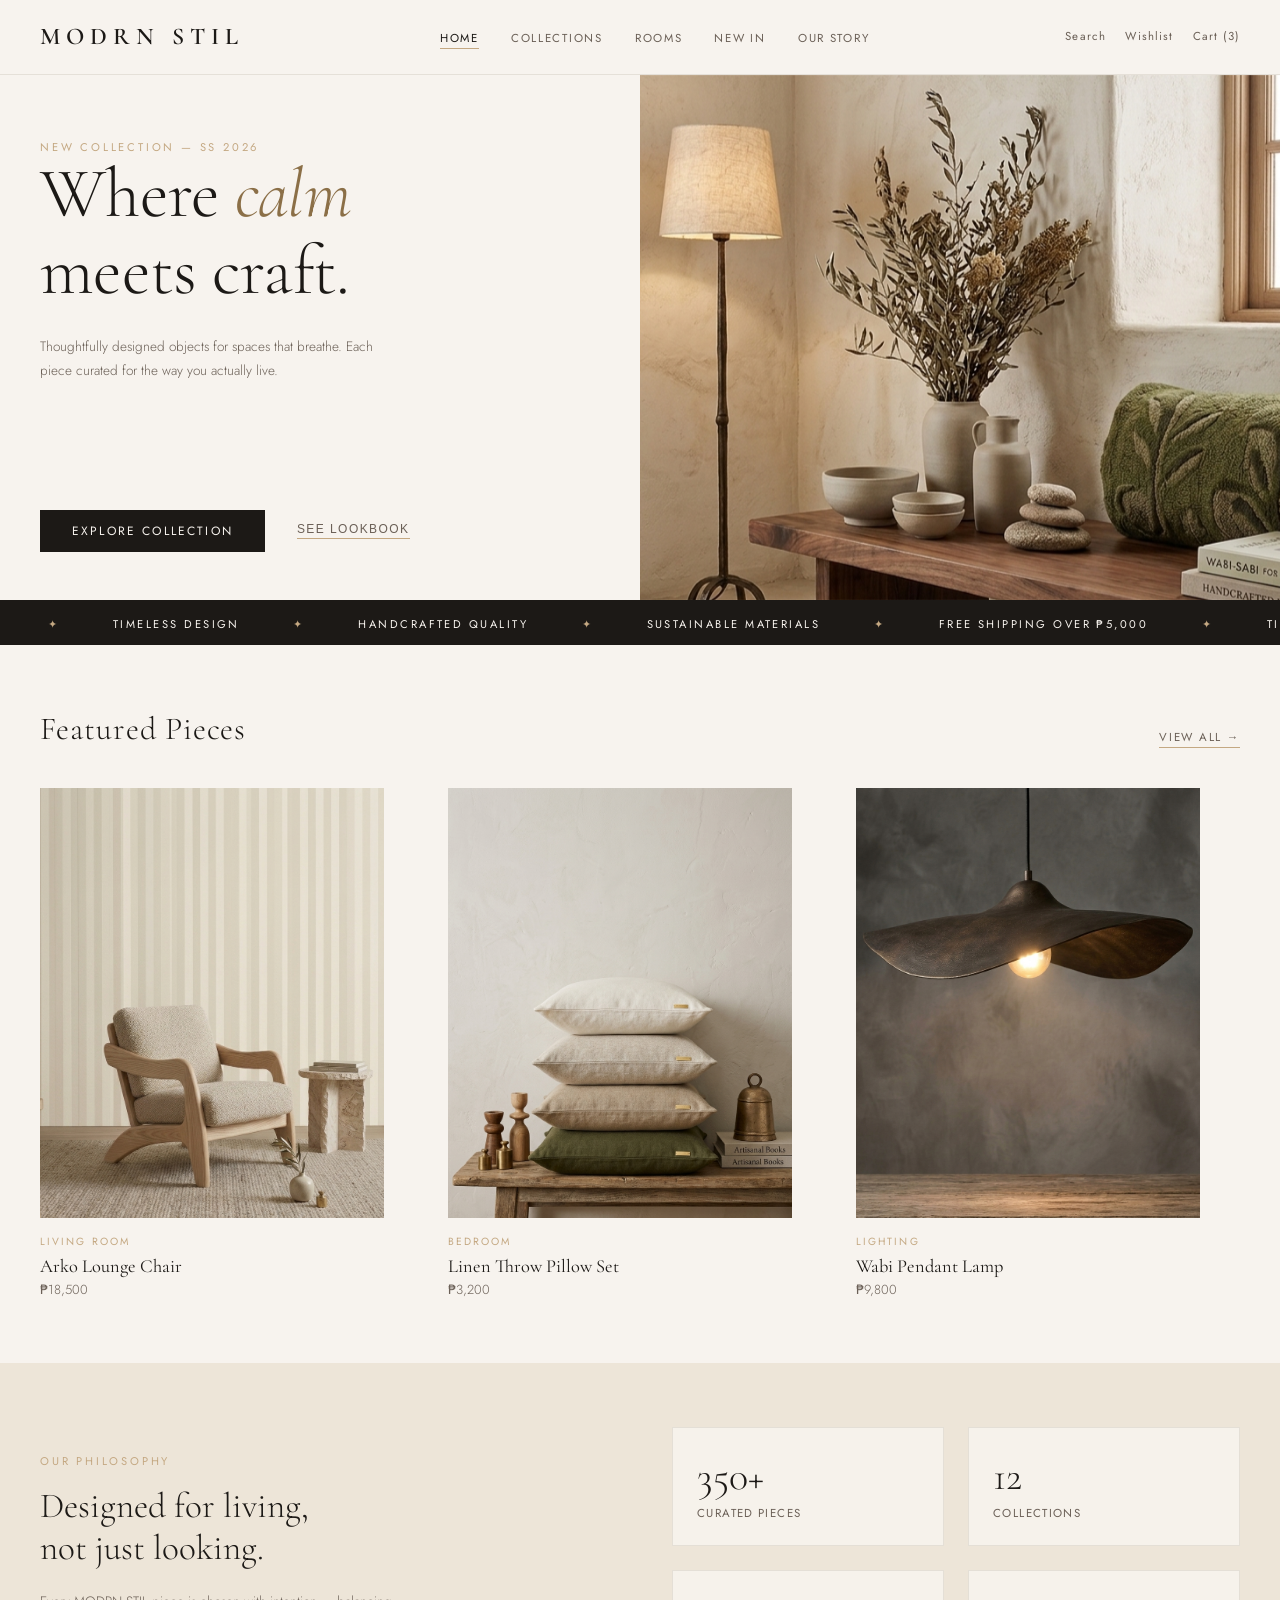
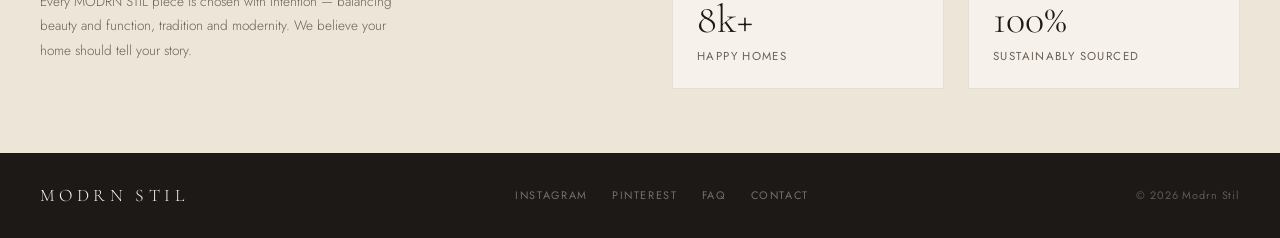
<file: Web Development/MODRN STIL/index.html>
<!DOCTYPE html>
<html lang="en">
<head>
  <meta charset="UTF-8">
  <meta name="viewport" content="width=device-width, initial-scale=1.0">
  <title>MODRN STIL - Home Decor Shop</title>
  <link rel="stylesheet" href="style.css">
</head>
<body>
  <h2 class="sr-only">MODRN STIL home decor shop homepage with hero section, product collections, brand story, and footer</h2>

  <nav>
    <div class="brand">MODRN STIL</div>
    <ul class="nav-links">
      <li><a href="index.html" class="active">Home</a></li>
      <li><a href="modrn_stil_collections.html">Collections</a></li>
      <li><a href="modrn_stil_rooms.html">Rooms</a></li>
      <li><a href="modrn_stil_new_in.html">New In</a></li>
      <li><a href="modrn_stil_our_story.html">Our Story</a></li>
    </ul>
    <div class="nav-right">
      <div class="nav-icons">
    <a href="modrn_stil_search.html">Search</a>
    <a href="modrn_stil_wishlist.html">Wishlist</a>
    <a href="modrn_stil_cart.html">Cart (3)</a>
  </div>
    </div>
  </nav>

  <section class="hero">
    <div class="hero-left">
      <div>
        <p class="hero-eyebrow">New Collection — SS 2026</p>
        <h1 class="hero-title">Where <em>calm</em><br>meets craft.</h1>
        <p class="hero-desc">Thoughtfully designed objects for spaces that breathe. Each piece curated for the way you actually live.</p>
      </div>
      <div class="hero-bottom">
        <a href="modrn_stil_collections.html" class="btn-shop">Explore Collection</a>
        <button class="btn-look">See lookbook</button>
      </div>
    </div>
    <div class="hero-right">
      <div class="hero-img-wrap">
        <img src="Homepage Right background image.png" alt="Homepage Right background" class="hero-bg-img">
      </div>
    </div>
  </section>

  <div class="marquee-strip">
    <div class="marquee-inner">
      <span>✦</span> Timeless Design <span>✦</span> Handcrafted Quality <span>✦</span> Sustainable Materials <span>✦</span> Free Shipping Over ₱5,000 <span>✦</span> Timeless Design <span>✦</span> Handcrafted Quality <span>✦</span> Sustainable Materials <span>✦</span> Free Shipping Over ₱5,000 <span>✦</span> Timeless Design <span>✦</span> Handcrafted Quality <span>✦</span> Sustainable Materials <span>✦</span> Free Shipping Over ₱5,000
    </div>
  </div>

  <section class="collections">
    <div class="section-header">
      <h2 class="section-title">Featured Pieces</h2>
      <span class="section-link">View All →</span>
    </div>
    <div class="cards">
      <div class="card">
        <div class="card-img"><img src="Arko Lounge Chair.png" alt="Arko Lounge Chair"></div>
        <div class="card-body">
          <div class="card-cat">Living Room</div>
          <div class="card-name">Arko Lounge Chair</div>
          <div class="card-price">₱18,500</div>
        </div>
      </div>
      <div class="card">
        <div class="card-img"><img src="Linen Throw Pillow Set.png" alt="Linen Throw Pillow Set"></div>
        <div class="card-body">
          <div class="card-cat">Bedroom</div>
          <div class="card-name">Linen Throw Pillow Set</div>
          <div class="card-price">₱3,200</div>
        </div>
      </div> 
      <div class="card">
        <div class="card-img"><img src="Wabi Pendant Lamp.png" alt="Wabi Pendant Lamp"></div>
        <div class="card-body">
          <div class="card-cat">Lighting</div>
          <div class="card-name">Wabi Pendant Lamp</div>
          <div class="card-price">₱9,800</div>
        </div>
      </div>
    </div>
  </section>

  <section class="banner">
    <div class="banner-text">
      <div class="label">Our Philosophy</div>
      <h2>Designed for living,<br>not just looking.</h2>
      <p>Every MODRN STIL piece is chosen with intention — balancing beauty and function, tradition and modernity. We believe your home should tell your story.</p>
    </div>
    <div class="banner-stats">
      <div class="stat-item"><div class="stat-num">350+</div><div class="stat-desc">Curated Pieces</div></div>
      <div class="stat-item"><div class="stat-num">12</div><div class="stat-desc">Collections</div></div>
      <div class="stat-item"><div class="stat-num">8k+</div><div class="stat-desc">Happy Homes</div></div>
      <div class="stat-item"><div class="stat-num">100%</div><div class="stat-desc">Sustainably Sourced</div></div>
    </div>
  </section>

  <footer>
    <div class="foot-brand">MODRN STIL</div>
    <div class="foot-links">
      <a href="https://www.instagram.com/modrnstil/" target="_blank">Instagram</a>
      <a href="https://www.pinterest.com/modrnstil/" target="_blank">Pinterest</a>
      <a href="modrn_stil_faq.html">FAQ</a>
      <a href="modrn_stil_contact.html">Contact</a>
    </div>
    <div class="foot-copy">© 2026 Modrn Stil</div>
  </footer>

  <script src="script.js"></script>
</body>
</html>
</file>
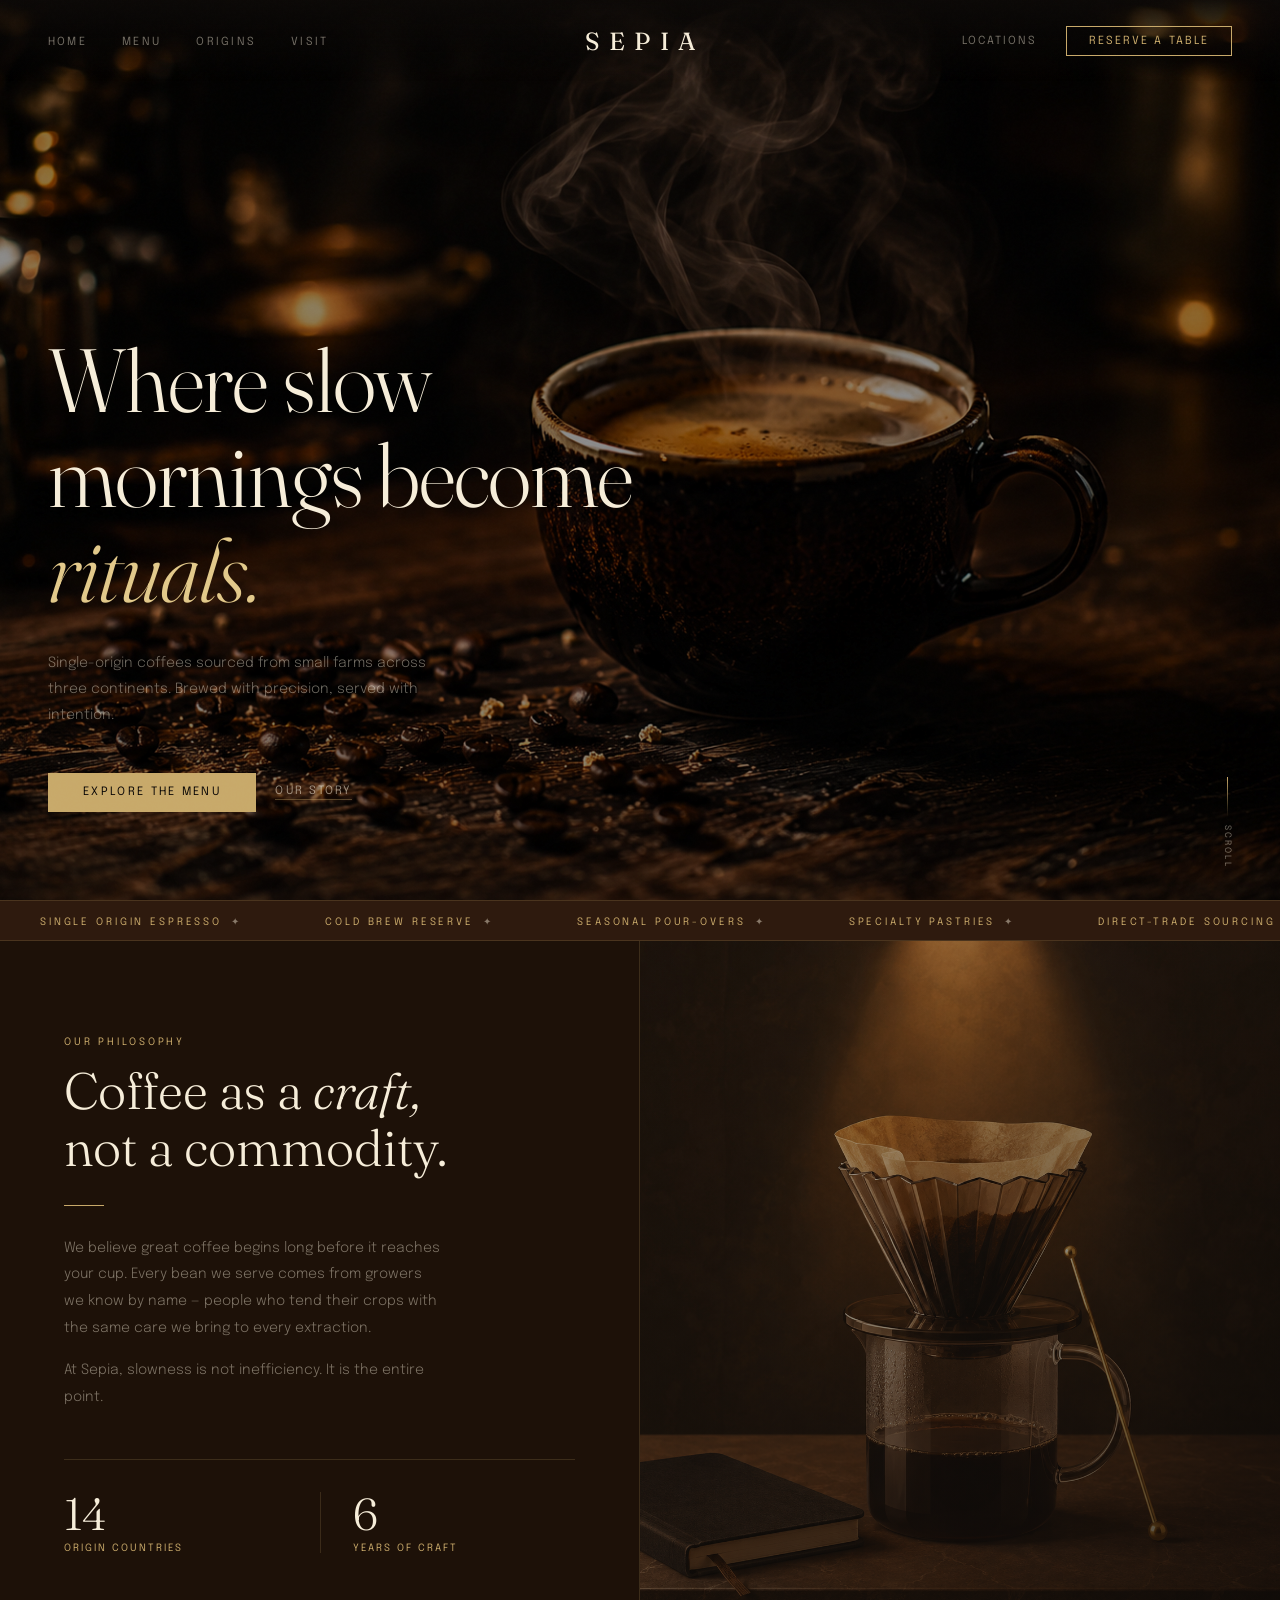
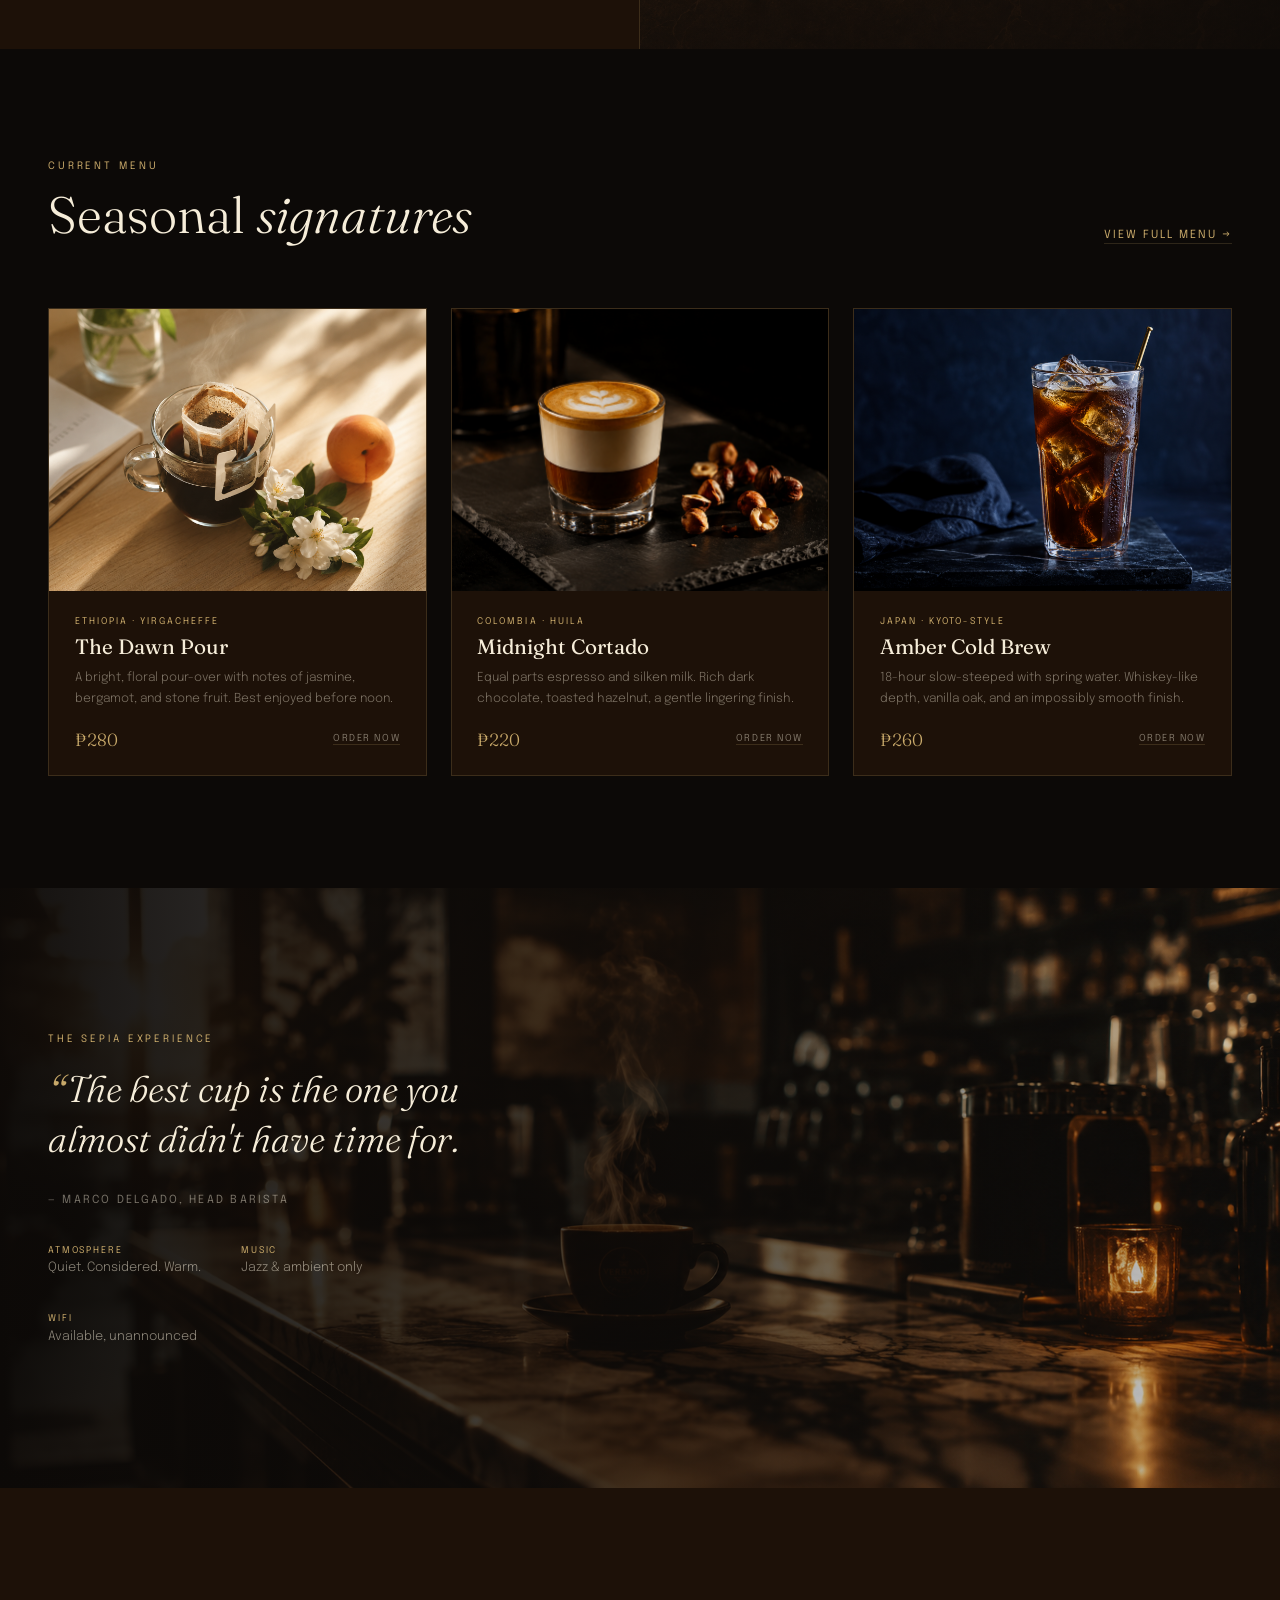
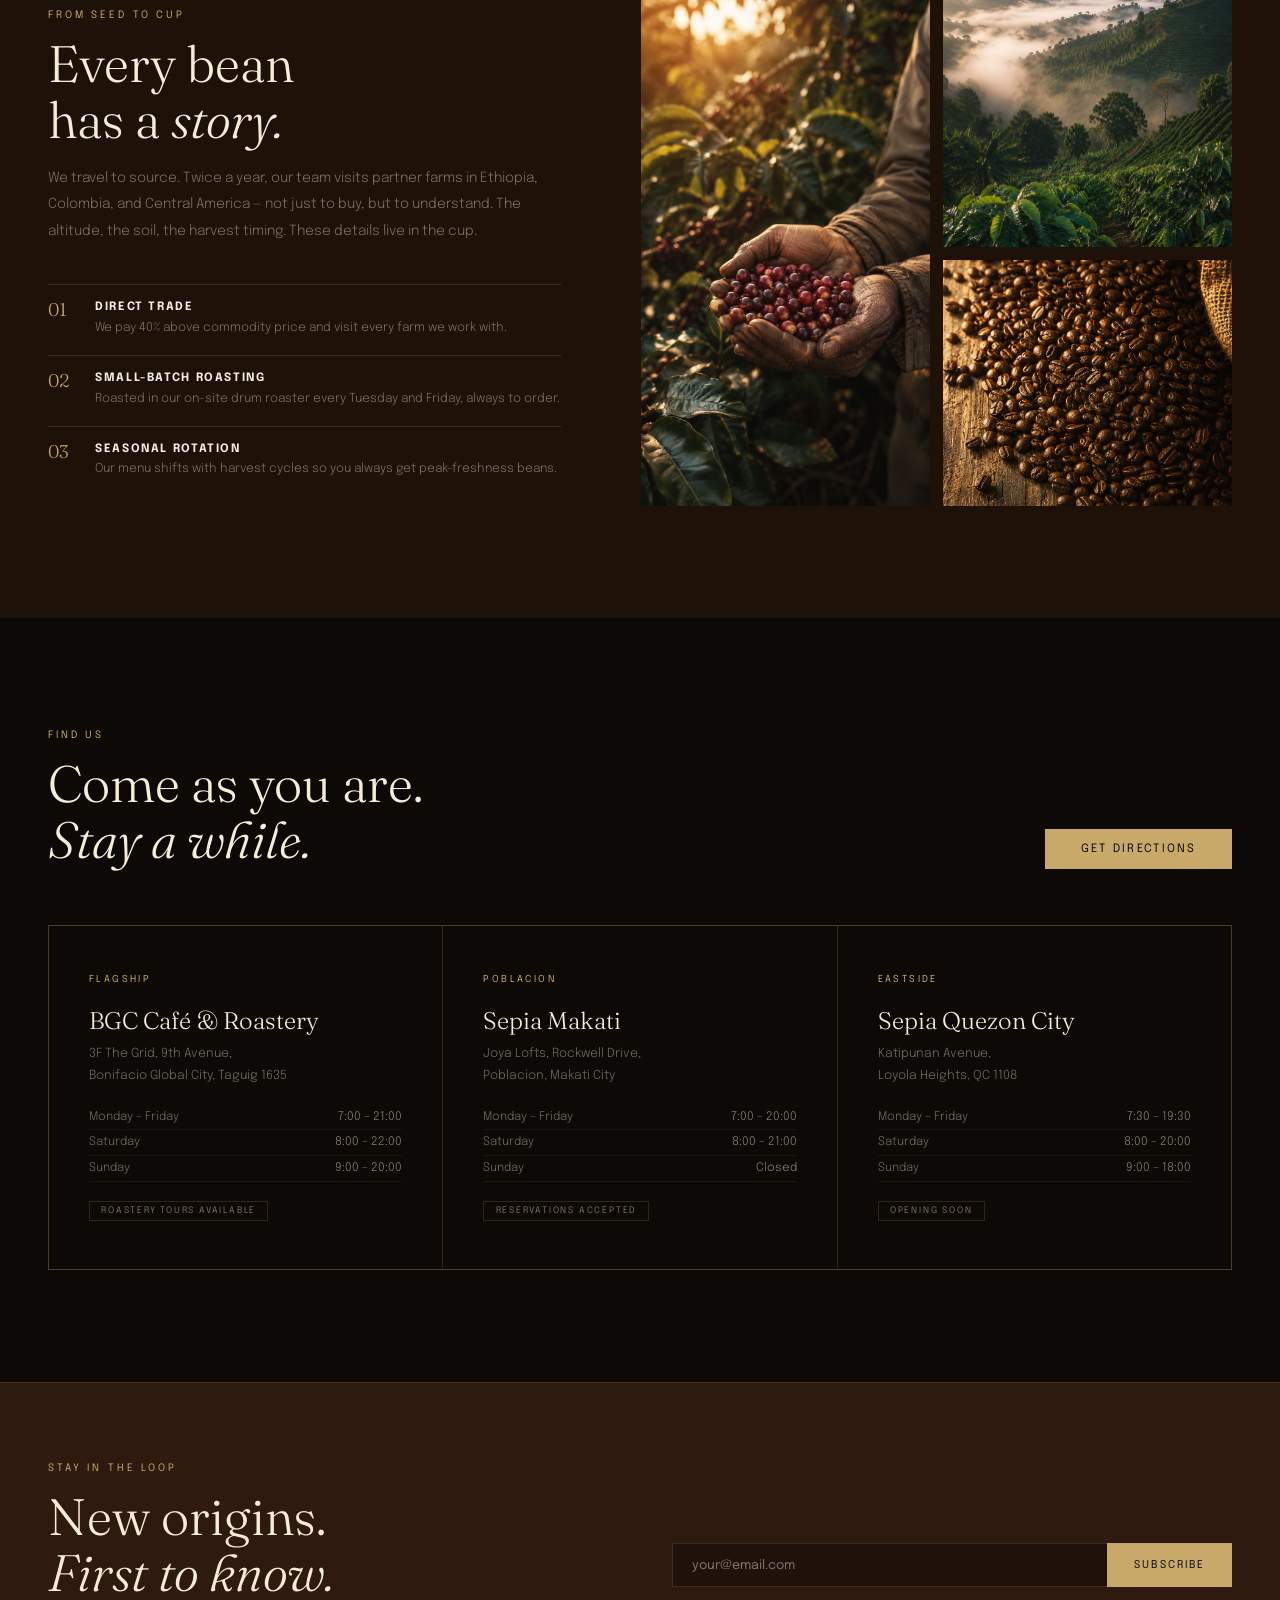
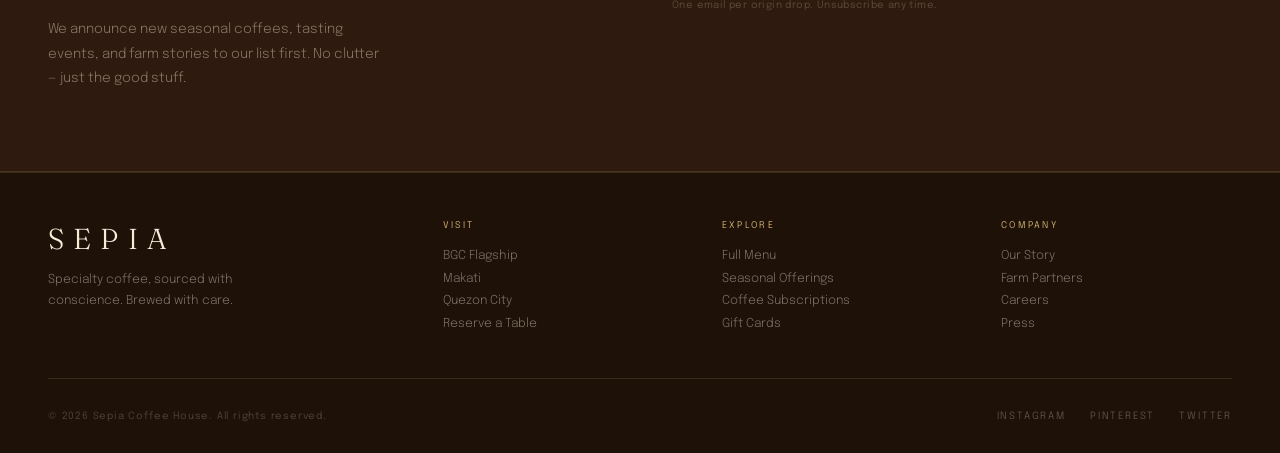
<file: Web Development/SEPIA/index.html>
<!DOCTYPE html>
<html lang="en">
<head>
  <meta charset="UTF-8">
  <meta name="viewport" content="width=device-width, initial-scale=1.0">
  <title>SEPIA — Specialty Coffee House</title>
  <link rel="preconnect" href="https://fonts.googleapis.com">
  <link href="https://fonts.googleapis.com/css2?family=Fraunces:ital,opsz,wght@0,9..144,300;0,9..144,400;1,9..144,300;1,9..144,400&family=Epilogue:wght@300;400;500&display=swap" rel="stylesheet">
  <link rel="stylesheet" href="style.css">
</head>
<body>

  <nav id="mainNav">
    <ul class="nav-links">
      <li><a href="index.html">Home</a></li>
      <li><a href="menu.html">Menu</a></li>
      <li><a href="#origins">Origins</a></li>
      <li><a href="#visit">Visit</a></li>
    </ul>
    <a href="#" class="brand">SEPIA</a>
    <div class="nav-actions">
      <a href="#visit">Locations</a>
      <a href="#" class="nav-reserve">Reserve a Table</a>
    </div>
    <button type="button" class="nav-hamburger" id="navHamburger" aria-label="Open menu" aria-expanded="false">
      <span></span><span></span><span></span>
    </button>
  </nav>

  <!-- MOBILE NAV OVERLAY -->
  <div class="mobile-nav-overlay" id="mobileNavOverlay">
    <div class="mobile-nav-inner">
      <button type="button" class="mobile-nav-close" id="mobileNavClose" aria-label="Close menu">✕</button>
      <nav class="mobile-nav-links">
        <a href="index.html">Home</a>
        <a href="menu.html">Menu</a>
        <a href="#origins">Origins</a>
        <a href="#visit">Visit</a>
        <a href="#visit">Locations</a>
      </nav>
      <a href="#" class="mobile-reserve">Reserve a Table</a>
    </div>
  </div>

  <section class="hero">
    <div class="hero-content">
      <h1 class="hero-h1">Where slow<br>mornings become<br><em>rituals.</em></h1>
      <p class="hero-sub">Single-origin coffees sourced from small farms across three continents. Brewed with precision, served with intention.</p>
      <div class="hero-btns">
        <a href="menu.html" class="btn-primary">Explore the Menu</a>
        <a href="#origins" class="btn-ghost">Our Story</a>
      </div>
    </div>
    <div class="hero-scroll-hint">
      <div class="scroll-line-v"></div>
      <span class="scroll-text">Scroll</span>
    </div>
  </section>

  <div class="marquee">
    <div class="marquee-track">
      <span class="marquee-item">Single Origin Espresso <span class="marquee-dot">✦</span></span>
      <span class="marquee-item">Cold Brew Reserve <span class="marquee-dot">✦</span></span>
      <span class="marquee-item">Seasonal Pour-Overs <span class="marquee-dot">✦</span></span>
      <span class="marquee-item">Specialty Pastries <span class="marquee-dot">✦</span></span>
      <span class="marquee-item">Direct-Trade Sourcing <span class="marquee-dot">✦</span></span>
      <span class="marquee-item">Café &amp; Roastery <span class="marquee-dot">✦</span></span>
      <span class="marquee-item">Single Origin Espresso <span class="marquee-dot">✦</span></span>
      <span class="marquee-item">Cold Brew Reserve <span class="marquee-dot">✦</span></span>
      <span class="marquee-item">Seasonal Pour-Overs <span class="marquee-dot">✦</span></span>
      <span class="marquee-item">Specialty Pastries <span class="marquee-dot">✦</span></span>
      <span class="marquee-item">Direct-Trade Sourcing <span class="marquee-dot">✦</span></span>
      <span class="marquee-item">Café &amp; Roastery <span class="marquee-dot">✦</span></span>
    </div>
  </div>

  <section class="philosophy">
    <div class="phil-left reveal">
      <p class="section-eyebrow">Our Philosophy</p>
      <h2 class="section-title">Coffee as a <em>craft,</em><br>not a commodity.</h2>
      <div class="divider"></div>
      <p class="phil-body">We believe great coffee begins long before it reaches your cup. Every bean we serve comes from growers we know by name — people who tend their crops with the same care we bring to every extraction.</p>
      <p class="phil-body">At Sepia, slowness is not inefficiency. It is the entire point.</p>
      <div class="phil-stats">
        <div class="phil-stat"><div class="stat-num">14</div><div class="stat-label">Origin Countries</div></div>
        <div class="phil-stat"><div class="stat-num">6</div><div class="stat-label">Years of Craft</div></div>
      </div>
    </div>
    <div class="phil-right reveal reveal-delay1">
      <canvas id="philCanvas"></canvas>
      <div class="phil-overlay"></div>
    </div>
  </section>

  <section class="menu-section" id="menu">
    <div class="menu-header reveal">
      <div>
        <p class="section-eyebrow">Current Menu</p>
        <h2 class="section-title">Seasonal <em>signatures</em></h2>
      </div>
      <a href="menu.html" class="menu-link">View Full Menu →</a>
    </div>
    <div class="menu-grid">
      <div class="menu-card reveal">
        <div class="mc-canvas-wrap"><canvas id="mc0"></canvas></div>
        <div class="mc-body">
          <div class="mc-origin">Ethiopia · Yirgacheffe</div>
          <div class="mc-name">The Dawn Pour</div>
          <p class="mc-desc">A bright, floral pour-over with notes of jasmine, bergamot, and stone fruit. Best enjoyed before noon.</p>
          <div class="mc-footer"><span class="mc-price">₱280</span><button class="mc-order">Order Now</button></div>
        </div>
      </div>
      <div class="menu-card reveal reveal-delay1">
        <div class="mc-canvas-wrap"><canvas id="mc1"></canvas></div>
        <div class="mc-body">
          <div class="mc-origin">Colombia · Huila</div>
          <div class="mc-name">Midnight Cortado</div>
          <p class="mc-desc">Equal parts espresso and silken milk. Rich dark chocolate, toasted hazelnut, a gentle lingering finish.</p>
          <div class="mc-footer"><span class="mc-price">₱220</span><button class="mc-order">Order Now</button></div>
        </div>
      </div>
      <div class="menu-card reveal reveal-delay2">
        <div class="mc-canvas-wrap"><canvas id="mc2"></canvas></div>
        <div class="mc-body">
          <div class="mc-origin">Japan · Kyoto-style</div>
          <div class="mc-name">Amber Cold Brew</div>
          <p class="mc-desc">18-hour slow-steeped with spring water. Whiskey-like depth, vanilla oak, and an impossibly smooth finish.</p>
          <div class="mc-footer"><span class="mc-price">₱260</span><button class="mc-order">Order Now</button></div>
        </div>
      </div>
    </div>
  </section>

  <section class="experience">
    <canvas id="expCanvas" width="1100" height="600"></canvas>
    <div class="exp-overlay"></div>
    <div class="exp-content reveal">
      <p class="section-eyebrow">The Sepia Experience</p>
      <blockquote class="exp-quote">The best cup is the one you almost didn't have time for.</blockquote>
      <p class="exp-author">— Marco Delgado, Head Barista</p>
      <div class="exp-details">
        <div><div class="ed-label">Atmosphere</div><div class="ed-val">Quiet. Considered. Warm.</div></div>
        <div><div class="ed-label">Music</div><div class="ed-val">Jazz &amp; ambient only</div></div>
        <div><div class="ed-label">Wifi</div><div class="ed-val">Available, unannounced</div></div>
      </div>
    </div>
  </section>

  <section class="origins" id="origins">
    <div class="origins-inner">
      <div class="origins-left reveal">
        <p class="section-eyebrow">From Seed to Cup</p>
        <h2 class="section-title">Every bean<br>has a <em>story.</em></h2>
        <p class="origins-body">We travel to source. Twice a year, our team visits partner farms in Ethiopia, Colombia, and Central America — not just to buy, but to understand. The altitude, the soil, the harvest timing. These details live in the cup.</p>
        <div class="origins-list">
          <div class="origin-item"><span class="origin-num">01</span><div class="origin-text"><h4>Direct Trade</h4><p>We pay 40% above commodity price and visit every farm we work with.</p></div></div>
          <div class="origin-item"><span class="origin-num">02</span><div class="origin-text"><h4>Small-Batch Roasting</h4><p>Roasted in our on-site drum roaster every Tuesday and Friday, always to order.</p></div></div>
          <div class="origin-item"><span class="origin-num">03</span><div class="origin-text"><h4>Seasonal Rotation</h4><p>Our menu shifts with harvest cycles so you always get peak-freshness beans.</p></div></div>
        </div>
      </div>
      <div class="origins-right reveal reveal-delay1">
        <div class="origin-img"><img src="origins-harvest.png" alt="Coffee farm origin" class="origin-img-photo"></div>
        <div class="origin-img"><canvas id="og1"></canvas></div>
        <div class="origin-img"><canvas id="og2"></canvas></div>
      </div>
    </div>
  </section>

  <section class="visit" id="visit">
    <div class="visit-header reveal">
      <div>
        <p class="section-eyebrow">Find Us</p>
        <h2 class="section-title">Come as you are.<br><em>Stay a while.</em></h2>
      </div>
      <a href="#" class="btn-primary btn-align-end">Get Directions</a>
    </div>
    <div class="visit-inner">
      <div class="visit-col">
        <div class="vc-label">Flagship</div>
        <div class="vc-name">BGC Café &amp; Roastery</div>
        <p class="vc-address">3F The Grid, 9th Avenue,<br>Bonifacio Global City, Taguig 1635</p>
        <div class="vc-hours">
          <div class="vc-hour-row"><span>Monday – Friday</span><span>7:00 – 21:00</span></div>
          <div class="vc-hour-row"><span>Saturday</span><span>8:00 – 22:00</span></div>
          <div class="vc-hour-row"><span>Sunday</span><span>9:00 – 20:00</span></div>
        </div>
        <span class="vc-tag">Roastery Tours Available</span>
      </div>
      <div class="visit-col">
        <div class="vc-label">Poblacion</div>
        <div class="vc-name">Sepia Makati</div>
        <p class="vc-address">Joya Lofts, Rockwell Drive,<br>Poblacion, Makati City</p>
        <div class="vc-hours">
          <div class="vc-hour-row"><span>Monday – Friday</span><span>7:00 – 20:00</span></div>
          <div class="vc-hour-row"><span>Saturday</span><span>8:00 – 21:00</span></div>
          <div class="vc-hour-row"><span>Sunday</span><span>Closed</span></div>
        </div>
        <span class="vc-tag">Reservations Accepted</span>
      </div>
      <div class="visit-col">
        <div class="vc-label">Eastside</div>
        <div class="vc-name">Sepia Quezon City</div>
        <p class="vc-address">Katipunan Avenue,<br>Loyola Heights, QC 1108</p>
        <div class="vc-hours">
          <div class="vc-hour-row"><span>Monday – Friday</span><span>7:30 – 19:30</span></div>
          <div class="vc-hour-row"><span>Saturday</span><span>8:00 – 20:00</span></div>
          <div class="vc-hour-row"><span>Sunday</span><span>9:00 – 18:00</span></div>
        </div>
        <span class="vc-tag">Opening Soon</span>
      </div>
    </div>
  </section>

  <section class="newsletter">
    <div>
      <p class="section-eyebrow">Stay in the Loop</p>
      <h2 class="section-title">New origins.<br><em>First to know.</em></h2>
      <p class="nl-body">We announce new seasonal coffees, tasting events, and farm stories to our list first. No clutter — just the good stuff.</p>
    </div>
    <div>
      <div class="nl-row">
        <input class="nl-input" type="email" placeholder="your@email.com">
        <button class="nl-submit">Subscribe</button>
      </div>
      <p class="nl-note">One email per origin drop. Unsubscribe any time.</p>
    </div>
  </section>

  <footer>
    <div class="footer-top">
      <div>
        <div class="footer-brand">SEPIA</div>
        <p class="footer-tagline">Specialty coffee, sourced with conscience. Brewed with care.</p>
      </div>
      <div>
        <div class="footer-col-title">Visit</div>
        <div class="footer-links">
          <a href="#">BGC Flagship</a><a href="#">Makati</a>
          <a href="#">Quezon City</a><a href="#">Reserve a Table</a>
        </div>
      </div>
      <div>
        <div class="footer-col-title">Explore</div>
        <div class="footer-links">
          <a href="#">Full Menu</a><a href="#">Seasonal Offerings</a>
          <a href="#">Coffee Subscriptions</a><a href="#">Gift Cards</a>
        </div>
      </div>
      <div>
        <div class="footer-col-title">Company</div>
        <div class="footer-links">
          <a href="#">Our Story</a><a href="#">Farm Partners</a>
          <a href="#">Careers</a><a href="#">Press</a>
        </div>
      </div>
    </div>
    <div class="footer-bottom">
      <span class="footer-copy">© 2026 Sepia Coffee House. All rights reserved.</span>
      <div class="footer-social">
        <a href="#">Instagram</a><a href="#">Pinterest</a><a href="#">Twitter</a>
      </div>
    </div>
  </footer>

<script src="script.js"></script>
</body>
</html>
</file>
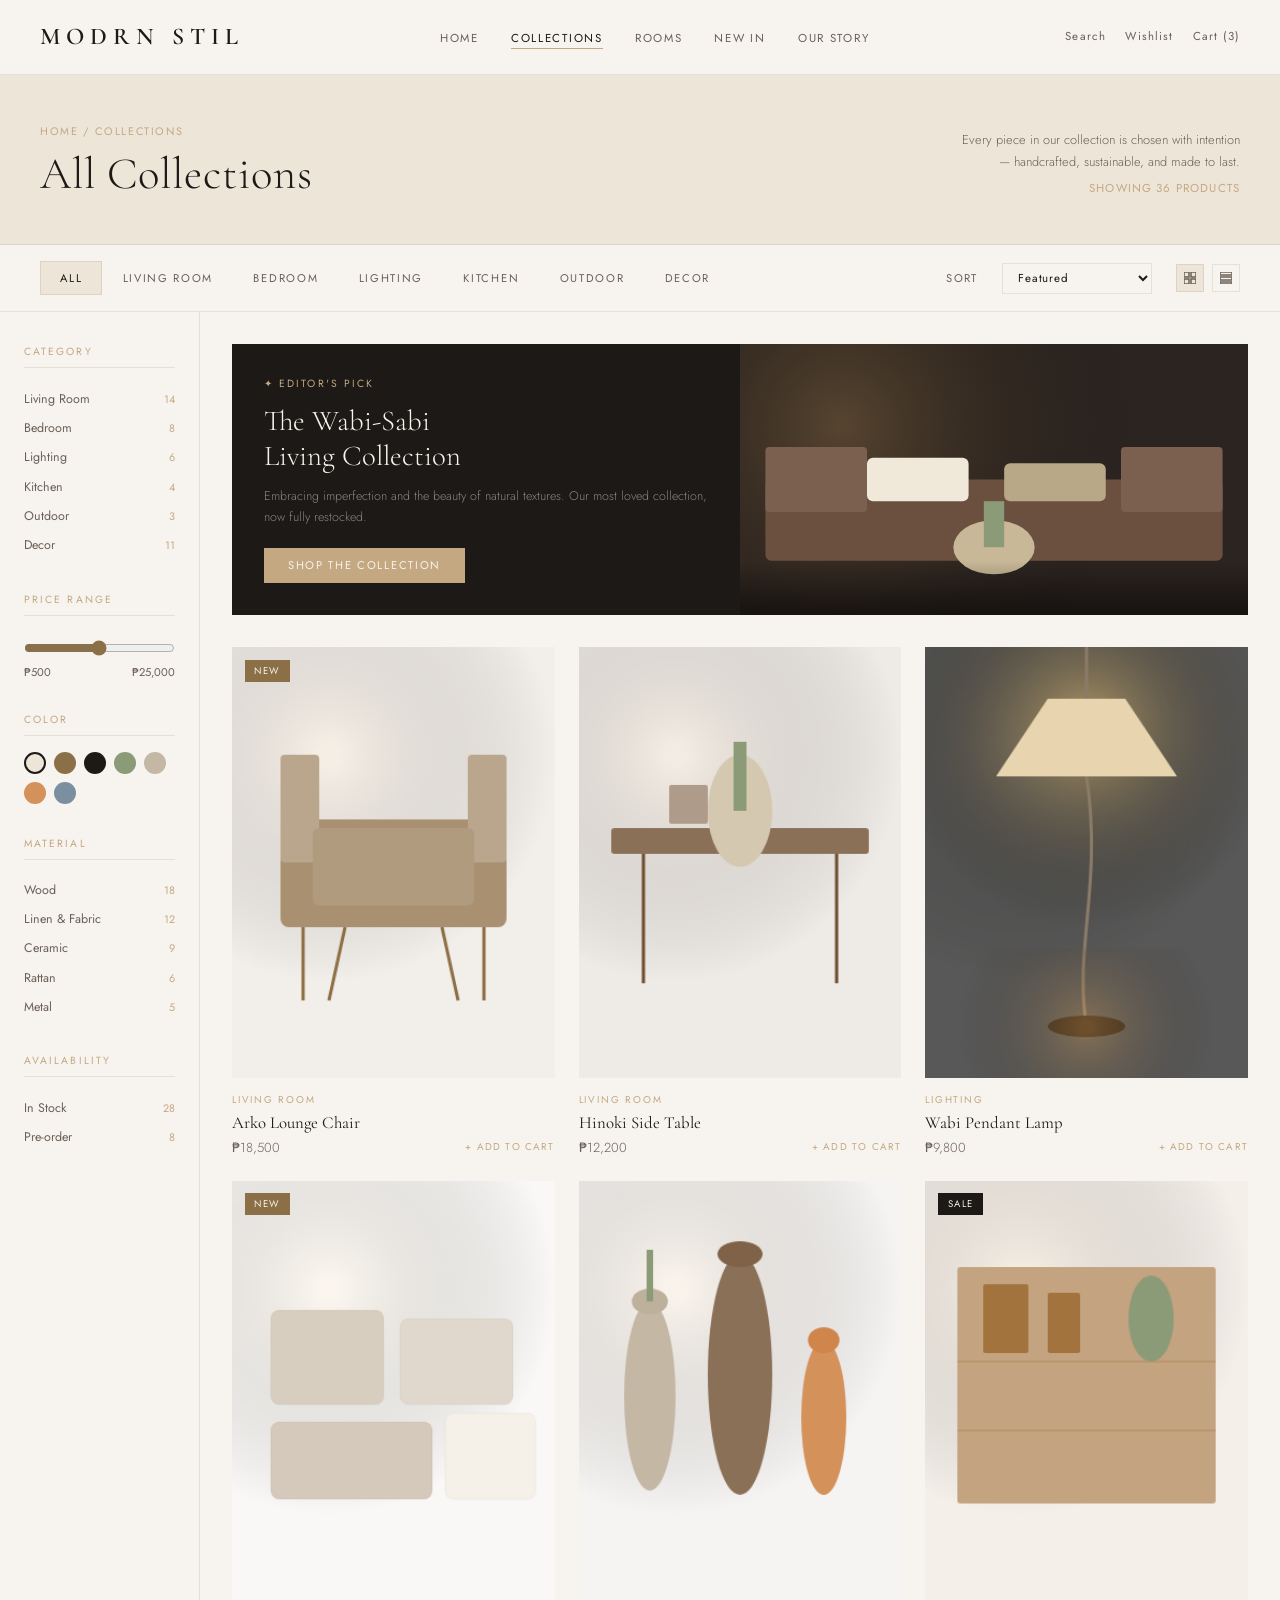
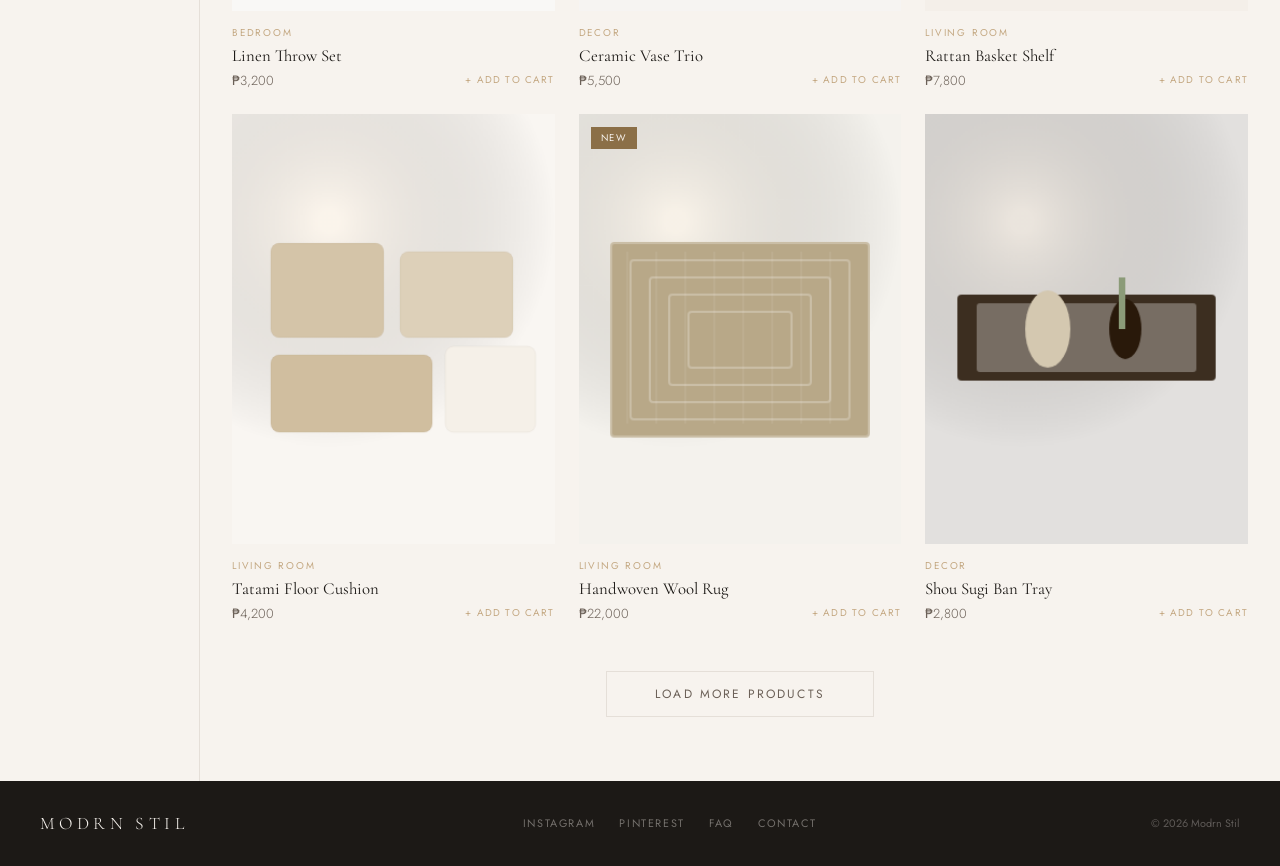
<file: Web Development/MODRN STIL/modrn_stil_collections.html>
<!DOCTYPE html>
<html lang="en">
<head>
  <meta charset="UTF-8">
  <meta name="viewport" content="width=device-width, initial-scale=1.0">
  <title>MODRN STIL - Collections</title>
  <link rel="stylesheet" href="collections.css">
</head>
<body>
  <h2 class="sr-only">MODRN STIL Collections page with filter sidebar, featured banner, and product grid</h2>

  <nav>
    <div class="brand">MODRN STIL</div>
    <ul class="nav-links">
      <li><a href="index.html">Home</a></li>
      <li><a href="modrn_stil_collections.html" class="active">Collections</a></li>
      <li><a href="modrn_stil_rooms.html">Rooms</a></li>
      <li><a href="modrn_stil_new_in.html">New In</a></li>
      <li><a href="modrn_stil_our_story.html">Our Story</a></li>
    </ul>
    <div class="nav-right">
      <div class="nav-icons">
    <a href="modrn_stil_search.html">Search</a>
    <a href="modrn_stil_wishlist.html">Wishlist</a>
    <a href="modrn_stil_cart.html">Cart (3)</a>
  </div>
    </div>
  </nav>

<div class="page-hero">
  <div class="page-hero-left">
    <div class="breadcrumb">Home / Collections</div>
    <h1>All Collections</h1>
  </div>
  <div class="page-hero-right">
    <p>Every piece in our collection is chosen with intention — handcrafted, sustainable, and made to last.</p>
    <div class="result-count">Showing 36 products</div>
  </div>
</div>

<div class="filter-bar">
  <ul class="filter-tabs">
    <li class="filter-tab active" onclick="setFilter(this)">All</li>
    <li class="filter-tab" onclick="setFilter(this)">Living Room</li>
    <li class="filter-tab" onclick="setFilter(this)">Bedroom</li>
    <li class="filter-tab" onclick="setFilter(this)">Lighting</li>
    <li class="filter-tab" onclick="setFilter(this)">Kitchen</li>
    <li class="filter-tab" onclick="setFilter(this)">Outdoor</li>
    <li class="filter-tab" onclick="setFilter(this)">Decor</li>
  </ul>
  <div class="filter-right">
    <span class="sort-label">Sort</span>
    <select class="sort-select">
      <option>Featured</option>
      <option>Price: Low to High</option>
      <option>Price: High to Low</option>
      <option>Newest</option>
    </select>
    <div class="view-toggle">
      <button class="view-btn active">
        <svg viewBox="0 0 12 12"><rect x="0" y="0" width="5" height="5"/><rect x="7" y="0" width="5" height="5"/><rect x="0" y="7" width="5" height="5"/><rect x="7" y="7" width="5" height="5"/></svg>
      </button>
      <button class="view-btn">
        <svg viewBox="0 0 12 12"><rect x="0" y="0" width="12" height="3"/><rect x="0" y="5" width="12" height="3"/><rect x="0" y="10" width="12" height="2"/></svg>
      </button>
    </div>
  </div>
</div>

<div class="main-layout">
  <aside class="sidebar">
    <div class="sidebar-section">
      <div class="sidebar-title">Category</div>
      <div class="sidebar-item"><span>Living Room</span><span class="count">14</span></div>
      <div class="sidebar-item"><span>Bedroom</span><span class="count">8</span></div>
      <div class="sidebar-item"><span>Lighting</span><span class="count">6</span></div>
      <div class="sidebar-item"><span>Kitchen</span><span class="count">4</span></div>
      <div class="sidebar-item"><span>Outdoor</span><span class="count">3</span></div>
      <div class="sidebar-item"><span>Decor</span><span class="count">11</span></div>
    </div>
    <div class="sidebar-section">
      <div class="sidebar-title">Price Range</div>
      <div class="price-range">
        <input type="range" min="500" max="50000" value="25000" oninput="document.getElementById('pmax').textContent='₱'+Number(this.value).toLocaleString()">
        <div class="price-labels"><span>₱500</span><span id="pmax">₱25,000</span></div>
      </div>
    </div>
    <div class="sidebar-section">
      <div class="sidebar-title">Color</div>
      <div class="color-swatches">
        <div class="swatch active" style="background:#EDE5D8" title="Warm Cream"></div>
        <div class="swatch" style="background:#8B6F47" title="Clay Brown"></div>
        <div class="swatch" style="background:#1C1916" title="Charcoal"></div>
        <div class="swatch" style="background:#8B9B78" title="Sage Green"></div>
        <div class="swatch" style="background:#C4B8A5" title="Stone"></div>
        <div class="swatch" style="background:#D4915A" title="Terracotta"></div>
        <div class="swatch" style="background:#7B8FA1" title="Slate Blue"></div>
      </div>
    </div>
    <div class="sidebar-section">
      <div class="sidebar-title">Material</div>
      <div class="sidebar-item"><span>Wood</span><span class="count">18</span></div>
      <div class="sidebar-item"><span>Linen & Fabric</span><span class="count">12</span></div>
      <div class="sidebar-item"><span>Ceramic</span><span class="count">9</span></div>
      <div class="sidebar-item"><span>Rattan</span><span class="count">6</span></div>
      <div class="sidebar-item"><span>Metal</span><span class="count">5</span></div>
    </div>
    <div class="sidebar-section">
      <div class="sidebar-title">Availability</div>
      <div class="sidebar-item"><span>In Stock</span><span class="count">28</span></div>
      <div class="sidebar-item"><span>Pre-order</span><span class="count">8</span></div>
    </div>
  </aside>

  <div class="product-area">
    <div class="featured-banner">
      <div class="feat-text">
        <div class="feat-tag">✦ Editor's Pick</div>
        <div class="feat-title">The Wabi-Sabi<br>Living Collection</div>
        <div class="feat-desc">Embracing imperfection and the beauty of natural textures. Our most loved collection, now fully restocked.</div>
        <button class="btn-feat">Shop the Collection</button>
      </div>
      <div class="feat-img"><canvas id="featCanvas"></canvas></div>
    </div>

    <div class="products-grid" id="productsGrid"></div>

    <div class="load-more">
      <button class="btn-load">Load More Products</button>
    </div>
  </div>
</div>

<footer>
  <div class="foot-brand">MODRN STIL</div>
  <div class="foot-links">
    <a href="#">Instagram</a>
    <a href="#">Pinterest</a>
    <a href="#">FAQ</a>
    <a href="#">Contact</a>
  </div>
  <div class="foot-copy">© 2026 Modrn Stil</div>
</footer>

  <script src="collections.js"></script>
</body>
</html>
</file>
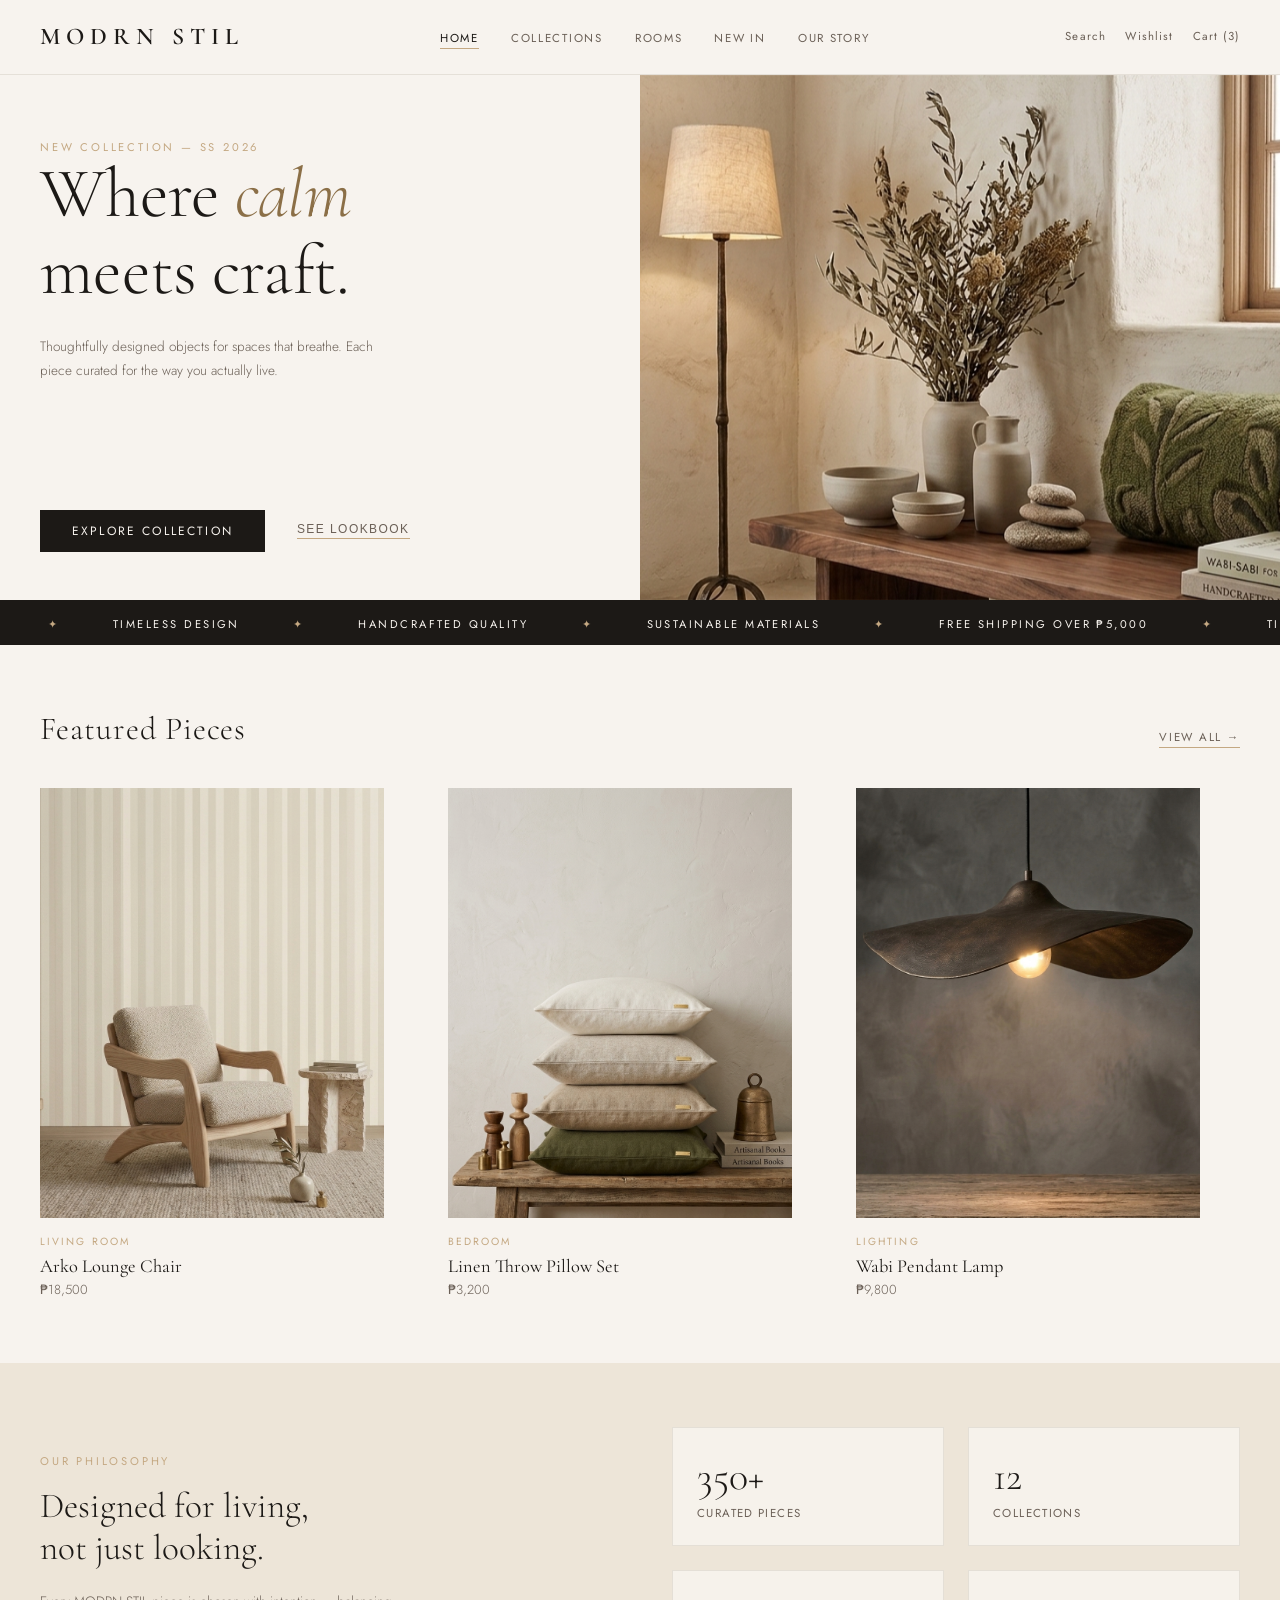
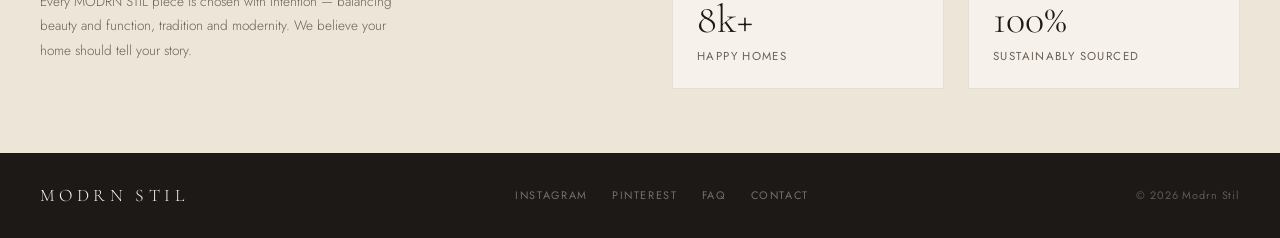
<file: Web Development/MODRN STIL/modrn_stil_homepage.html>
<!DOCTYPE html>
<html lang="en">
<head>
  <meta charset="UTF-8">
  <meta name="viewport" content="width=device-width, initial-scale=1.0">
  <title>MODRN STIL - Home Decor Shop</title>
  <link rel="stylesheet" href="style.css">
</head>
<body>
  <h2 class="sr-only">MODRN STIL home decor shop homepage with hero section, product collections, brand story, and footer</h2>

  <nav>
    <div class="brand">MODRN STIL</div>
    <ul class="nav-links">
      <li><a href="modrn_stil_homepage.html" class="active">Home</a></li>
      <li><a href="modrn_stil_collections.html">Collections</a></li>
      <li><a href="modrn_stil_rooms.html">Rooms</a></li>
      <li><a href="modrn_stil_new_in.html">New In</a></li>
      <li><a href="modrn_stil_our_story.html">Our Story</a></li>
    </ul>
    <div class="nav-right">
      <div class="nav-icons">
    <a href="modrn_stil_search.html">Search</a>
    <a href="modrn_stil_wishlist.html">Wishlist</a>
    <a href="modrn_stil_cart.html">Cart (3)</a>
  </div>
    </div>
  </nav>

  <section class="hero">
    <div class="hero-left">
      <div>
        <p class="hero-eyebrow">New Collection — SS 2026</p>
        <h1 class="hero-title">Where <em>calm</em><br>meets craft.</h1>
        <p class="hero-desc">Thoughtfully designed objects for spaces that breathe. Each piece curated for the way you actually live.</p>
      </div>
      <div class="hero-bottom">
        <a href="modrn_stil_collections.html" class="btn-shop">Explore Collection</a>
        <button class="btn-look">See lookbook</button>
      </div>
    </div>
    <div class="hero-right">
      <div class="hero-img-wrap">
        <img src="Homepage Right background image.png" alt="Homepage Right background" class="hero-bg-img">
      </div>
    </div>
  </section>

  <div class="marquee-strip">
    <div class="marquee-inner">
      <span>✦</span> Timeless Design <span>✦</span> Handcrafted Quality <span>✦</span> Sustainable Materials <span>✦</span> Free Shipping Over ₱5,000 <span>✦</span> Timeless Design <span>✦</span> Handcrafted Quality <span>✦</span> Sustainable Materials <span>✦</span> Free Shipping Over ₱5,000 <span>✦</span> Timeless Design <span>✦</span> Handcrafted Quality <span>✦</span> Sustainable Materials <span>✦</span> Free Shipping Over ₱5,000
    </div>
  </div>

  <section class="collections">
    <div class="section-header">
      <h2 class="section-title">Featured Pieces</h2>
      <span class="section-link">View All →</span>
    </div>
    <div class="cards">
      <div class="card">
        <div class="card-img"><img src="Arko Lounge Chair.png" alt="Arko Lounge Chair"></div>
        <div class="card-body">
          <div class="card-cat">Living Room</div>
          <div class="card-name">Arko Lounge Chair</div>
          <div class="card-price">₱18,500</div>
        </div>
      </div>
      <div class="card">
        <div class="card-img"><img src="Linen Throw Pillow Set.png" alt="Linen Throw Pillow Set"></div>
        <div class="card-body">
          <div class="card-cat">Bedroom</div>
          <div class="card-name">Linen Throw Pillow Set</div>
          <div class="card-price">₱3,200</div>
        </div>
      </div> 
      <div class="card">
        <div class="card-img"><img src="Wabi Pendant Lamp.png" alt="Wabi Pendant Lamp"></div>
        <div class="card-body">
          <div class="card-cat">Lighting</div>
          <div class="card-name">Wabi Pendant Lamp</div>
          <div class="card-price">₱9,800</div>
        </div>
      </div>
    </div>
  </section>

  <section class="banner">
    <div class="banner-text">
      <div class="label">Our Philosophy</div>
      <h2>Designed for living,<br>not just looking.</h2>
      <p>Every MODRN STIL piece is chosen with intention — balancing beauty and function, tradition and modernity. We believe your home should tell your story.</p>
    </div>
    <div class="banner-stats">
      <div class="stat-item"><div class="stat-num">350+</div><div class="stat-desc">Curated Pieces</div></div>
      <div class="stat-item"><div class="stat-num">12</div><div class="stat-desc">Collections</div></div>
      <div class="stat-item"><div class="stat-num">8k+</div><div class="stat-desc">Happy Homes</div></div>
      <div class="stat-item"><div class="stat-num">100%</div><div class="stat-desc">Sustainably Sourced</div></div>
    </div>
  </section>

  <footer>
    <div class="foot-brand">MODRN STIL</div>
    <div class="foot-links">
      <a href="https://www.instagram.com/modrnstil/" target="_blank">Instagram</a>
      <a href="https://www.pinterest.com/modrnstil/" target="_blank">Pinterest</a>
      <a href="modrn_stil_faq.html">FAQ</a>
      <a href="modrn_stil_contact.html">Contact</a>
    </div>
    <div class="foot-copy">© 2026 Modrn Stil</div>
  </footer>

  <script src="script.js"></script>
</body>
</html>
</file>
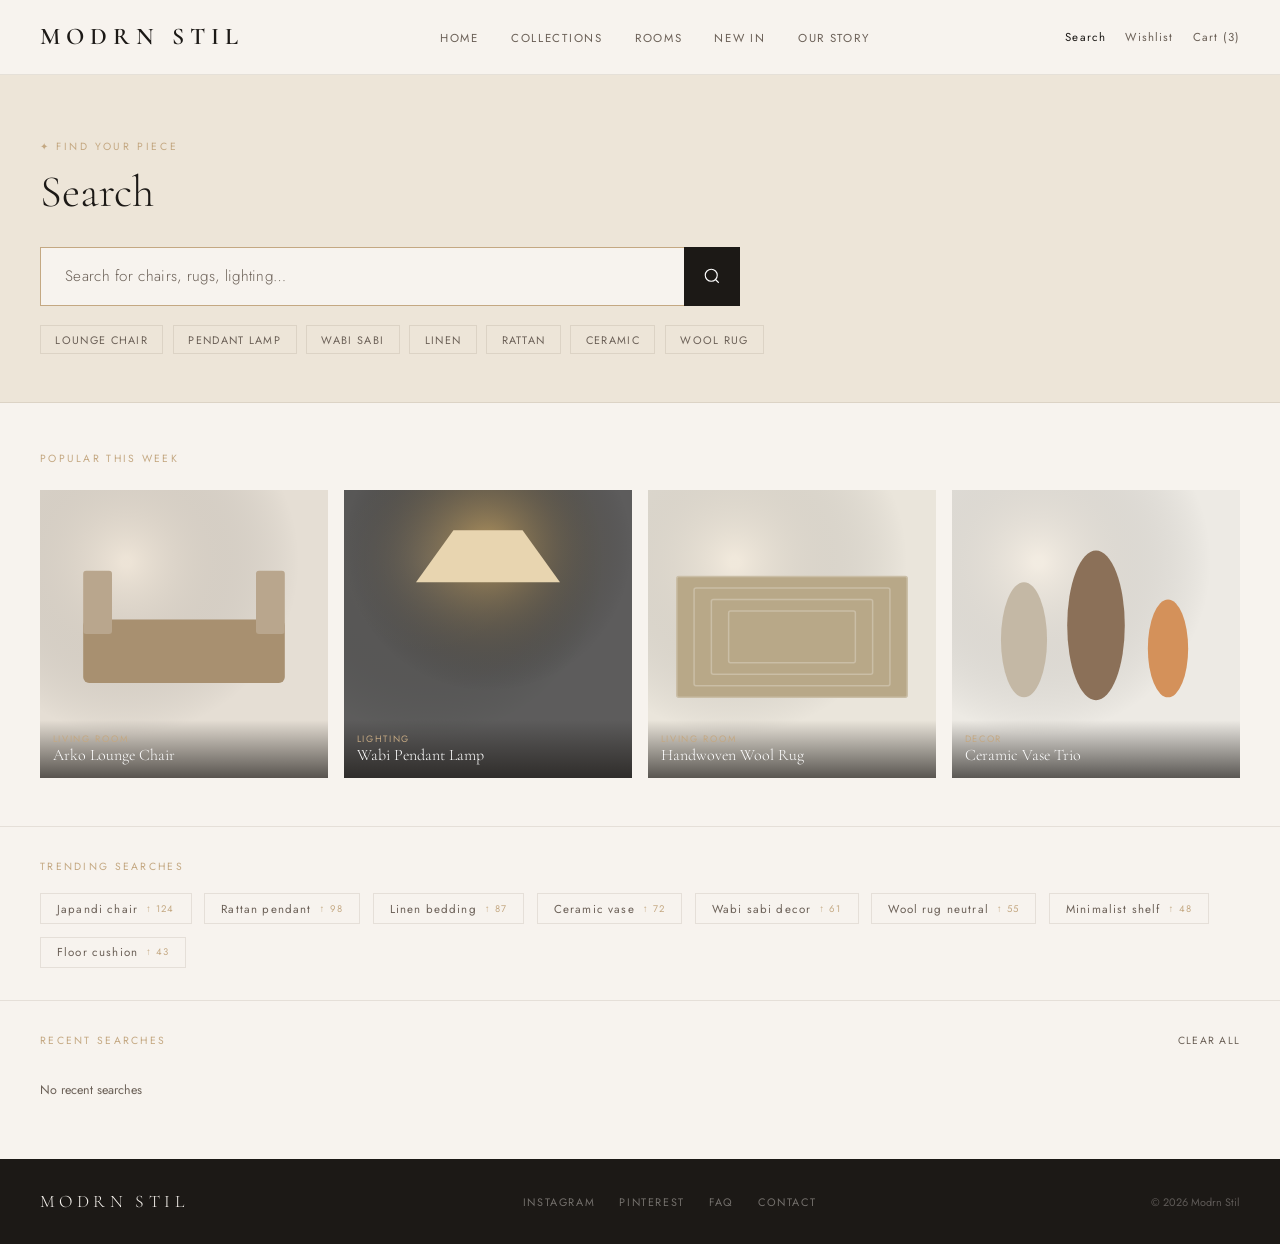
<file: Web Development/MODRN STIL/modrn_stil_search.html>
<!DOCTYPE html>
<html lang="en">
<head>
  <meta charset="UTF-8">
  <meta name="viewport" content="width=device-width, initial-scale=1.0">
  <title>MODRN STIL - Search</title>
  <style>
    @import url('https://fonts.googleapis.com/css2?family=Cormorant+Garamond:ital,wght@0,300;0,400;0,600;1,300;1,400&family=Jost:wght@300;400;500&display=swap');
    *{margin:0;padding:0;box-sizing:border-box}
    :root{--cream:#F7F3EE;--warm:#EDE5D8;--clay:#C4A882;--dark:#1C1916;--mid:#6B6057;--accent:#8B6F47;--border:rgba(100,80,60,0.12);--green:#4A6741}
    body{font-family:'Jost',sans-serif;background:var(--cream);color:var(--dark);overflow-x:hidden}
    .sr-only{position:absolute;width:1px;height:1px;overflow:hidden;clip:rect(0,0,0,0)}

    /* NAV */
    nav{display:flex;justify-content:space-between;align-items:center;padding:1.4rem 2.5rem;background:var(--cream);border-bottom:1px solid var(--border);position:sticky;top:0;z-index:100}
    .brand{font-family:'Cormorant Garamond',serif;font-size:1.5rem;font-weight:600;letter-spacing:0.25em;color:var(--dark)}
    .nav-links{display:flex;gap:2rem;list-style:none}
    .nav-links a{font-size:0.72rem;letter-spacing:0.15em;text-transform:uppercase;color:var(--mid);text-decoration:none;transition:color 0.3s}
    .nav-links a:hover{color:var(--dark)}
    .nav-links a.active{color:var(--dark);border-bottom:1px solid var(--clay);padding-bottom:2px}
    .nav-right{display:flex;gap:1.5rem;align-items:center}
    .nav-icons{display:flex;gap:1.2rem}
    .nav-icons a{font-size:0.72rem;letter-spacing:0.1em;color:var(--mid);cursor:pointer;transition:color 0.2s;text-decoration:none}
    .nav-icons a:hover,.nav-icons a.active{color:var(--dark)}

    /* SEARCH HERO */
    .search-hero{background:var(--warm);padding:4rem 2.5rem 3rem;border-bottom:1px solid var(--border);opacity:0;animation:fadeUp 0.7s 0.2s forwards}
    .search-eyebrow{font-size:0.65rem;letter-spacing:0.25em;text-transform:uppercase;color:var(--clay);margin-bottom:1rem}
    .search-heading{font-family:'Cormorant Garamond',serif;font-size:2.8rem;font-weight:300;margin-bottom:2rem;line-height:1}
    .search-bar-wrap{position:relative;max-width:700px}
    .search-input{width:100%;padding:1.1rem 4rem 1.1rem 1.5rem;background:var(--cream);border:1px solid var(--border);font-family:'Jost',sans-serif;font-size:0.95rem;color:var(--dark);outline:none;transition:border-color 0.3s;letter-spacing:0.02em}
    .search-input::placeholder{color:var(--mid);font-weight:300}
    .search-input:focus{border-color:var(--clay)}
    .search-btn{position:absolute;right:0;top:0;bottom:0;width:56px;background:var(--dark);border:none;cursor:pointer;display:flex;align-items:center;justify-content:center;transition:background 0.3s}
    .search-btn:hover{background:var(--accent)}
    .search-btn svg{width:18px;height:18px;stroke:#fff;fill:none;stroke-width:1.5}
    .search-hints{display:flex;gap:0.6rem;flex-wrap:wrap;margin-top:1.2rem}
    .hint{font-size:0.68rem;letter-spacing:0.12em;text-transform:uppercase;padding:0.35rem 0.9rem;border:1px solid var(--border);color:var(--mid);cursor:pointer;transition:all 0.25s;background:transparent}
    .hint:hover{background:var(--dark);color:var(--cream);border-color:var(--dark)}

    /* POPULAR */
    .popular-section{padding:3rem 2.5rem;border-bottom:1px solid var(--border);opacity:0;animation:fadeUp 0.6s 0.4s forwards}
    .pop-head{font-size:0.65rem;letter-spacing:0.22em;text-transform:uppercase;color:var(--clay);margin-bottom:1.5rem}
    .pop-grid{display:grid;grid-template-columns:repeat(4,1fr);gap:1rem}
    .pop-card{cursor:pointer;position:relative;overflow:hidden;background:var(--warm)}
    .pop-card canvas{width:100%;aspect-ratio:1;display:block;transition:transform 0.5s ease}
    .pop-card:hover canvas{transform:scale(1.05)}
    .pop-label{position:absolute;bottom:0;left:0;right:0;padding:0.8rem;background:linear-gradient(to top,rgba(28,25,22,0.7),transparent)}
    .pop-cat{font-size:0.58rem;letter-spacing:0.18em;text-transform:uppercase;color:var(--clay)}
    .pop-name{font-family:'Cormorant Garamond',serif;font-size:1rem;color:#fff;font-weight:300}

    /* TRENDING */
    .trending-section{padding:2rem 2.5rem;border-bottom:1px solid var(--border);opacity:0;animation:fadeUp 0.6s 0.5s forwards}
    .trend-head{font-size:0.65rem;letter-spacing:0.22em;text-transform:uppercase;color:var(--clay);margin-bottom:1.2rem}
    .trend-list{display:flex;gap:0.8rem;flex-wrap:wrap}
    .trend-tag{font-size:0.72rem;letter-spacing:0.1em;color:var(--mid);padding:0.4rem 1rem;border:1px solid var(--border);cursor:pointer;transition:all 0.25s;display:flex;align-items:center;gap:0.5rem}
    .trend-tag:hover{border-color:var(--clay);color:var(--dark)}
    .trend-num{font-size:0.6rem;color:var(--clay)}

    /* RESULTS (hidden by default, shown when searching) */
    .results-section{padding:2.5rem 2.5rem;opacity:0;animation:fadeUp 0.5s forwards;display:none}
    .results-section.visible{display:block}
    .results-header{display:flex;justify-content:space-between;align-items:flex-end;margin-bottom:2rem}
    .results-title{font-family:'Cormorant Garamond',serif;font-size:1.5rem;font-weight:300}
    .results-count{font-size:0.7rem;letter-spacing:0.12em;text-transform:uppercase;color:var(--clay)}
    .results-grid{display:grid;grid-template-columns:repeat(4,1fr);gap:1.2rem}
    .rc{cursor:pointer}
    .rc-img{aspect-ratio:3/4;background:var(--warm);overflow:hidden;position:relative}
    .rc-img canvas{width:100%;height:100%;display:block;transition:transform 0.5s}
    .rc:hover .rc-img canvas{transform:scale(1.04)}
    .rc-badge{position:absolute;top:0.7rem;left:0.7rem;font-size:0.58rem;letter-spacing:0.15em;text-transform:uppercase;padding:0.22rem 0.55rem;background:var(--accent);color:var(--cream)}
    .rc-body{padding:0.8rem 0 0}
    .rc-cat{font-size:0.6rem;letter-spacing:0.18em;text-transform:uppercase;color:var(--clay);margin-bottom:0.2rem}
    .rc-name{font-family:'Cormorant Garamond',serif;font-size:1rem;font-weight:400;color:var(--dark)}
    .rc-price{font-size:0.78rem;color:var(--mid);font-weight:300;margin-top:0.15rem}
    .rc-actions{display:flex;gap:0.5rem;margin-top:0.5rem}
    .rc-add{font-size:0.6rem;letter-spacing:0.12em;text-transform:uppercase;padding:0.4rem 0.9rem;background:var(--dark);color:var(--cream);border:none;cursor:pointer;font-family:'Jost',sans-serif;transition:background 0.3s}
    .rc-add:hover{background:var(--accent)}
    .rc-wish{font-size:0.6rem;letter-spacing:0.12em;text-transform:uppercase;padding:0.4rem 0.9rem;background:transparent;color:var(--mid);border:1px solid var(--border);cursor:pointer;font-family:'Jost',sans-serif;transition:all 0.3s}
    .rc-wish:hover{border-color:var(--clay);color:var(--dark)}

    /* RECENT SEARCHES */
    .recent-section{padding:2rem 2.5rem 3rem;opacity:0;animation:fadeUp 0.6s 0.6s forwards}
    .recent-head{font-size:0.65rem;letter-spacing:0.22em;text-transform:uppercase;color:var(--clay);margin-bottom:1.2rem;display:flex;justify-content:space-between;align-items:center}
    .recent-clear{font-size:0.65rem;letter-spacing:0.12em;color:var(--mid);cursor:pointer;border-bottom:1px solid transparent;transition:border-color 0.2s}
    .recent-clear:hover{border-bottom-color:var(--clay);color:var(--dark)}
    .recent-list{display:flex;flex-direction:column;gap:0.1rem;max-width:400px}
    .recent-item{display:flex;align-items:center;justify-content:space-between;padding:0.6rem 0;border-bottom:1px solid var(--border);cursor:pointer;transition:color 0.2s}
    .recent-item:hover .recent-text{color:var(--dark)}
    .recent-text{font-size:0.8rem;color:var(--mid);display:flex;align-items:center;gap:0.6rem}
    .recent-text svg{width:12px;height:12px;stroke:var(--clay);fill:none;stroke-width:1.5}
    .recent-del{font-size:0.6rem;color:var(--clay);cursor:pointer;opacity:0;transition:opacity 0.2s}
    .recent-item:hover .recent-del{opacity:1}

    /* FOOTER */
    footer{background:var(--dark);color:var(--cream);padding:2rem 2.5rem;display:flex;justify-content:space-between;align-items:center}
    .foot-brand{font-family:'Cormorant Garamond',serif;font-size:1.1rem;letter-spacing:0.25em;font-weight:300}
    .foot-links{display:flex;gap:1.5rem}
    .foot-links a{font-size:0.68rem;letter-spacing:0.15em;text-transform:uppercase;color:rgba(247,243,238,0.4);text-decoration:none;transition:color 0.3s}
    .foot-links a:hover{color:var(--cream)}
    .foot-copy{font-size:0.68rem;color:rgba(247,243,238,0.3)}

    @keyframes fadeUp{from{opacity:0;transform:translateY(16px)}to{opacity:1;transform:translateY(0)}}
    @keyframes fadeIn{from{opacity:0}to{opacity:1}}

    /* RESPONSIVE */
    @media (max-width: 1024px) {
      nav{padding:1rem 2rem}
      .search-hero{padding:3rem 2rem 2.5rem}
      .popular-section{padding:2.5rem 2rem}
      .pop-grid{grid-template-columns:repeat(2,1fr)}
      .trending-section{padding:1.5rem 2rem}
      .results-section{padding:2rem 2rem}
      .results-grid{grid-template-columns:repeat(3,1fr)}
      .recent-section{padding:1.5rem 2rem 2.5rem}
      footer{flex-direction:column;gap:1rem;text-align:center;padding:1.5rem 2rem}
    }
    @media (max-width: 768px) {
      nav{padding:1rem 1.5rem;flex-direction:column;gap:0.8rem}
      .nav-links{justify-content:center;flex-wrap:wrap;gap:0.8rem}
      .nav-icons{justify-content:center}
      .search-hero{padding:2rem 1.5rem 2rem}
      .search-title{font-size:1.4rem}
      .search-hints{flex-wrap:wrap}
      .popular-section{padding:2rem 1.5rem}
      .pop-grid{grid-template-columns:1fr 1fr}
      .trending-section{padding:1.5rem 1.5rem}
      .trend-tags{flex-wrap:wrap}
      .results-section{padding:1.5rem 1.5rem}
      .results-grid{grid-template-columns:repeat(2,1fr);gap:1rem}
      .recent-section{padding:1.5rem 1.5rem 2rem}
      footer{padding:1rem 1.5rem}
      .foot-links{justify-content:center}
    }
    @media (max-width: 480px) {
      .results-grid{grid-template-columns:1fr}
      .pop-grid{grid-template-columns:1fr}
    }
  </style>
</head>
<body>

<nav>
  <div class="brand">MODRN STIL</div>
  <ul class="nav-links">
    <li><a href="index.html">Home</a></li>
    <li><a href="modrn_stil_collections.html">Collections</a></li>
    <li><a href="modrn_stil_rooms.html">Rooms</a></li>
    <li><a href="modrn_stil_new_in.html">New In</a></li>
    <li><a href="modrn_stil_our_story.html">Our Story</a></li>
  </ul>
  <div class="nav-right">
    <div class="nav-icons">
      <a href="modrn_stil_search.html" class="active">Search</a>
      <a href="modrn_stil_wishlist.html">Wishlist</a>
      <a href="modrn_stil_cart.html" >Cart (3)</a> 
    </div>
  </div>
</nav>

<div class="search-hero">
  <div class="search-eyebrow">✦ Find your piece</div>
  <h1 class="search-heading">Search</h1>
  <div class="search-bar-wrap">
    <input type="text" class="search-input" id="searchInput" placeholder="Search for chairs, rugs, lighting…" autocomplete="off">
    <button class="search-btn" onclick="doSearch()">
      <svg viewBox="0 0 24 24"><circle cx="11" cy="11" r="8"/><path d="m21 21-4.35-4.35"/></svg>
    </button>
  </div>
  <div class="search-hints">
    <span class="hint" onclick="fillSearch('Lounge Chair')">Lounge Chair</span>
    <span class="hint" onclick="fillSearch('Pendant Lamp')">Pendant Lamp</span>
    <span class="hint" onclick="fillSearch('Wabi Sabi')">Wabi Sabi</span>
    <span class="hint" onclick="fillSearch('Linen')">Linen</span>
    <span class="hint" onclick="fillSearch('Rattan')">Rattan</span>
    <span class="hint" onclick="fillSearch('Ceramic')">Ceramic</span>
    <span class="hint" onclick="fillSearch('Wool Rug')">Wool Rug</span>
  </div>
</div>

<div class="popular-section" id="browseState">
  <div class="pop-head">Popular this week</div>
  <div class="pop-grid" id="popGrid"></div>
</div>

<div class="trending-section" id="trendingSection">
  <div class="trend-head">Trending searches</div>
  <div class="trend-list">
    <span class="trend-tag" onclick="fillSearch('japandi chair')">Japandi chair <span class="trend-num">↑ 124</span></span>
    <span class="trend-tag" onclick="fillSearch('rattan pendant')">Rattan pendant <span class="trend-num">↑ 98</span></span>
    <span class="trend-tag" onclick="fillSearch('linen bedding')">Linen bedding <span class="trend-num">↑ 87</span></span>
    <span class="trend-tag" onclick="fillSearch('ceramic vase')">Ceramic vase <span class="trend-num">↑ 72</span></span>
    <span class="trend-tag" onclick="fillSearch('wabi sabi decor')">Wabi sabi decor <span class="trend-num">↑ 61</span></span>
    <span class="trend-tag" onclick="fillSearch('wool rug neutral')">Wool rug neutral <span class="trend-num">↑ 55</span></span>
    <span class="trend-tag" onclick="fillSearch('minimalist shelf')">Minimalist shelf <span class="trend-num">↑ 48</span></span>
    <span class="trend-tag" onclick="fillSearch('floor cushion')">Floor cushion <span class="trend-num">↑ 43</span></span>
  </div>
</div>

<div class="recent-section" id="recentSection">
  <div class="recent-head">
    <span>Recent searches</span>
    <span class="recent-clear" onclick="clearRecent()">Clear all</span>
  </div>
  <div class="recent-list" id="recentList"></div>
</div>

<div class="results-section" id="resultsSection">
  <div class="results-header">
    <div>
      <div class="results-title">Results for "<span id="queryLabel"></span>"</div>
    </div>
    <div class="results-count" id="resultsCount"></div>
  </div>
  <div class="results-grid" id="resultsGrid"></div>
</div>

<footer>
  <div class="foot-brand">MODRN STIL</div>
  <div class="foot-links">
    <a href="#">Instagram</a>
    <a href="#">Pinterest</a>
    <a href="#">FAQ</a>
    <a href="#">Contact</a>
  </div>
  <div class="foot-copy">© 2026 Modrn Stil</div>
</footer>

<script>
const allProducts=[
  {name:'Arko Lounge Chair',cat:'Living Room',price:'₱18,500',badge:'New',color:'#A89070',tags:'chair lounge seating living japandi wabi'},
  {name:'Hinoki Side Table',cat:'Living Room',price:'₱12,200',badge:'',color:'#8B7058',tags:'table side wood hinoki living japandi'},
  {name:'Wabi Pendant Lamp',cat:'Lighting',price:'₱9,800',badge:'',color:'#1C1916',tags:'lamp pendant light lighting rattan wabi sabi'},
  {name:'Linen Throw Set',cat:'Bedroom',price:'₱3,200',badge:'New',color:'#D8CEC0',tags:'linen throw pillow bedroom soft fabric'},
  {name:'Ceramic Vase Trio',cat:'Decor',price:'₱5,500',badge:'',color:'#C4B8A5',tags:'vase ceramic decor trio wabi sabi'},
  {name:'Rattan Basket Shelf',cat:'Living Room',price:'₱7,800',badge:'Sale',color:'#B8936A',tags:'rattan basket shelf storage living'},
  {name:'Tatami Floor Cushion',cat:'Living Room',price:'₱4,200',badge:'',color:'#D4C4A8',tags:'cushion floor tatami seating living japandi'},
  {name:'Handwoven Wool Rug',cat:'Living Room',price:'₱22,000',badge:'New',color:'#B8A888',tags:'rug wool handwoven neutral living'},
  {name:'Shou Sugi Ban Tray',cat:'Decor',price:'₱2,800',badge:'',color:'#3C2E20',tags:'tray shou sugi ban charred wood decor'},
  {name:'Hinoki Bath Tray',cat:'Bathroom',price:'₱3,800',badge:'',color:'#8B7058',tags:'tray bath hinoki wood bathroom'},
  {name:'Arch Mirror',cat:'Bedroom',price:'₱14,500',badge:'',color:'#C4B8A5',tags:'mirror arch bedroom wall'},
  {name:'Muslin Throw Blanket',cat:'Bedroom',price:'₱4,200',badge:'',color:'#D8CEC0',tags:'blanket throw muslin linen bedroom soft'},
  {name:'Stoneware Mug Set',cat:'Kitchen',price:'₱2,600',badge:'',color:'#9B8070',tags:'mug stoneware ceramic kitchen set'},
];

const popularItems=[
  {name:'Arko Lounge Chair',cat:'Living Room',color:'#A89070'},
  {name:'Wabi Pendant Lamp',cat:'Lighting',color:'#1C1916'},
  {name:'Handwoven Wool Rug',cat:'Living Room',color:'#B8A888'},
  {name:'Ceramic Vase Trio',cat:'Decor',color:'#C4B8A5'},
];

let recent=JSON.parse(localStorage.getItem('ms_recent')||'[]');

function lh(hex,a){
  const r=parseInt(hex.slice(1,3),16),g=parseInt(hex.slice(3,5),16),b=parseInt(hex.slice(5,7),16);
  return `rgb(${Math.min(255,r+(255-r)*a)},${Math.min(255,g+(255-g)*a)},${Math.min(255,b+(255-b)*a)})`;
}

function drawMini(canvas,color,name){
  const w=canvas.width=canvas.offsetWidth||200,h=canvas.height=canvas.offsetHeight||200;
  const ctx=canvas.getContext('2d');
  ctx.fillStyle=lh(color,0.7);ctx.fillRect(0,0,w,h);
  const g=ctx.createRadialGradient(w*0.3,h*0.25,5,w*0.3,h*0.25,w*0.6);
  g.addColorStop(0,'rgba(255,240,220,0.3)');g.addColorStop(1,'rgba(0,0,0,0)');
  ctx.fillStyle=g;ctx.fillRect(0,0,w,h);
  const n=name.toLowerCase();
  ctx.fillStyle=color;
  if(n.includes('chair')){
    ctx.beginPath();ctx.roundRect(w*0.15,h*0.45,w*0.7,h*0.22,6);ctx.fill();
    ctx.fillStyle=lh(color,0.2);ctx.beginPath();ctx.roundRect(w*0.15,h*0.28,w*0.1,h*0.22,3);ctx.fill();
    ctx.beginPath();ctx.roundRect(w*0.75,h*0.28,w*0.1,h*0.22,3);ctx.fill();
  } else if(n.includes('lamp')||n.includes('pendant')){
    ctx.fillStyle='rgba(0,0,0,0.5)';ctx.fillRect(0,0,w,h);
    const g2=ctx.createRadialGradient(w/2,h*0.2,3,w/2,h*0.2,w*0.5);
    g2.addColorStop(0,'rgba(255,200,100,0.5)');g2.addColorStop(1,'rgba(0,0,0,0)');
    ctx.fillStyle=g2;ctx.fillRect(0,0,w,h);
    ctx.fillStyle='#E8D5B0';ctx.beginPath();ctx.moveTo(w*0.25,h*0.32);ctx.lineTo(w*0.75,h*0.32);ctx.lineTo(w*0.62,h*0.14);ctx.lineTo(w*0.38,h*0.14);ctx.closePath();ctx.fill();
  } else if(n.includes('rug')){
    ctx.beginPath();ctx.roundRect(w*0.1,h*0.3,w*0.8,h*0.42,3);ctx.fill();
    ctx.strokeStyle=lh(color,0.25);ctx.lineWidth=1.5;
    for(let i=0;i<4;i++){ctx.beginPath();ctx.roundRect(w*(0.1+i*0.06),h*(0.3+i*0.04),w*(0.8-i*0.12),h*(0.42-i*0.08),2);ctx.stroke();}
  } else if(n.includes('vase')){
    [[0.25,0.52,0.08,0.2],[0.5,0.47,0.1,0.26],[0.75,0.55,0.07,0.17]].forEach(([x,y,rx,ry],i)=>{
      const cols=['#C4B8A5','#8B7058','#D4915A'];
      ctx.fillStyle=cols[i];ctx.beginPath();ctx.ellipse(w*x,h*y,w*rx,h*ry,0,0,Math.PI*2);ctx.fill();
    });
  } else if(n.includes('mirror')){
    ctx.strokeStyle=color;ctx.lineWidth=6;ctx.beginPath();
    ctx.moveTo(w*0.5,h*0.15);ctx.bezierCurveTo(w*0.78,h*0.15,w*0.85,h*0.35,w*0.85,h*0.52);
    ctx.bezierCurveTo(w*0.85,h*0.72,w*0.68,h*0.82,w*0.5,h*0.82);
    ctx.bezierCurveTo(w*0.32,h*0.82,w*0.15,h*0.72,w*0.15,h*0.52);
    ctx.bezierCurveTo(w*0.15,h*0.32,w*0.26,h*0.15,w*0.5,h*0.15);ctx.stroke();
    ctx.fillStyle='rgba(200,220,235,0.3)';ctx.fill();
  } else {
    ctx.beginPath();ctx.roundRect(w*0.2,h*0.3,w*0.6,h*0.4,5);ctx.fill();
  }
}

function drawResultCard(canvas,color,name){
  const w=canvas.width=300,h=canvas.height=400;
  const ctx=canvas.getContext('2d');
  ctx.fillStyle=lh(color,0.72);ctx.fillRect(0,0,w,h);
  const g=ctx.createRadialGradient(w*0.3,h*0.25,5,w*0.3,h*0.25,w*0.6);
  g.addColorStop(0,'rgba(255,240,220,0.28)');g.addColorStop(1,'rgba(0,0,0,0)');
  ctx.fillStyle=g;ctx.fillRect(0,0,w,h);
  const n=name.toLowerCase();
  ctx.fillStyle=color;
  if(n.includes('chair')){
    ctx.beginPath();ctx.roundRect(w*0.15,h*0.42,w*0.7,h*0.22,6);ctx.fill();
    ctx.fillStyle=lh(color,0.2);ctx.beginPath();ctx.roundRect(w*0.15,h*0.28,w*0.1,h*0.22,3);ctx.fill();
    ctx.beginPath();ctx.roundRect(w*0.75,h*0.28,w*0.1,h*0.22,3);ctx.fill();
    ctx.strokeStyle=lh(color,-0.25);ctx.lineWidth=2.5;
    ctx.beginPath();ctx.moveTo(w*0.22,h*0.64);ctx.lineTo(w*0.22,h*0.8);ctx.stroke();
    ctx.beginPath();ctx.moveTo(w*0.78,h*0.64);ctx.lineTo(w*0.78,h*0.8);ctx.stroke();
  } else if(n.includes('lamp')||n.includes('pendant')){
    ctx.fillStyle='rgba(0,0,0,0.55)';ctx.fillRect(0,0,w,h);
    const g2=ctx.createRadialGradient(w/2,h*0.18,3,w/2,h*0.2,w*0.55);
    g2.addColorStop(0,'rgba(255,200,100,0.5)');g2.addColorStop(1,'rgba(0,0,0,0)');
    ctx.fillStyle=g2;ctx.fillRect(0,0,w,h);
    ctx.fillStyle='#E8D5B0';ctx.beginPath();ctx.moveTo(w*0.22,h*0.3);ctx.lineTo(w*0.78,h*0.3);ctx.lineTo(w*0.62,h*0.12);ctx.lineTo(w*0.38,h*0.12);ctx.closePath();ctx.fill();
    ctx.strokeStyle='#8B7B68';ctx.lineWidth=2.5;ctx.beginPath();ctx.moveTo(w/2,0);ctx.lineTo(w/2,h*0.12);ctx.stroke();
    ctx.beginPath();ctx.moveTo(w/2,h*0.3);ctx.bezierCurveTo(w*0.55,h*0.55,w*0.46,h*0.7,w/2,h*0.86);ctx.stroke();
    ctx.fillStyle='#3C2E20';ctx.beginPath();ctx.ellipse(w/2,h*0.87,w*0.1,h*0.025,0,0,Math.PI*2);ctx.fill();
  } else if(n.includes('rug')){
    ctx.beginPath();ctx.roundRect(w*0.1,h*0.28,w*0.8,h*0.44,3);ctx.fill();
    ctx.strokeStyle=lh(color,0.25);ctx.lineWidth=1.5;
    for(let i=0;i<5;i++){ctx.beginPath();ctx.roundRect(w*(0.1+i*0.06),h*(0.28+i*0.04),w*(0.8-i*0.12),h*(0.44-i*0.08),2);ctx.stroke();}
  } else if(n.includes('vase')){
    [[0.22,0.5,0.08,0.22],[0.5,0.45,0.1,0.28],[0.76,0.55,0.07,0.18]].forEach(([x,y,rx,ry],i)=>{
      const cols=['#C4B8A5','#8B7058','#D4915A'];
      ctx.fillStyle=cols[i];ctx.beginPath();ctx.ellipse(w*x,h*y,w*rx,h*ry,0,0,Math.PI*2);ctx.fill();
    });
  } else if(n.includes('tray')){
    ctx.beginPath();ctx.roundRect(w*0.1,h*0.42,w*0.8,h*0.2,4);ctx.fill();
    ctx.fillStyle=lh(color,0.3);ctx.beginPath();ctx.roundRect(w*0.16,h*0.44,w*0.68,h*0.16,3);ctx.fill();
  } else if(n.includes('mirror')){
    ctx.strokeStyle=color;ctx.lineWidth=7;ctx.beginPath();
    ctx.moveTo(w*0.5,h*0.15);ctx.bezierCurveTo(w*0.78,h*0.15,w*0.86,h*0.35,w*0.86,h*0.52);
    ctx.bezierCurveTo(w*0.86,h*0.72,w*0.68,h*0.82,w*0.5,h*0.82);
    ctx.bezierCurveTo(w*0.32,h*0.82,w*0.15,h*0.72,w*0.15,h*0.52);
    ctx.bezierCurveTo(w*0.15,h*0.32,w*0.26,h*0.15,w*0.5,h*0.15);ctx.stroke();
    ctx.fillStyle='rgba(200,220,235,0.35)';ctx.fill();
  } else if(n.includes('blanket')||n.includes('throw')||n.includes('linen')){
    ctx.beginPath();ctx.roundRect(w*0.1,h*0.28,w*0.8,h*0.44,8);ctx.fill();
    ctx.strokeStyle=lh(color,-0.15);ctx.lineWidth=2.5;
    for(let i=0;i<6;i++){ctx.beginPath();ctx.moveTo(w*0.1+i*w*0.14,h*0.28);ctx.lineTo(w*0.1+i*w*0.14,h*0.72);ctx.stroke();}
  } else if(n.includes('mug')||n.includes('stoneware')){
    [[0.28,0.44],[0.5,0.4],[0.72,0.46]].forEach(([x,y],i)=>{
      ctx.fillStyle=lh(color,i*0.15-0.05);ctx.beginPath();ctx.ellipse(w*x,h*y,w*0.1,h*0.16,0,0,Math.PI*2);ctx.fill();
    });
  } else {
    ctx.beginPath();ctx.roundRect(w*0.2,h*0.3,w*0.6,h*0.4,5);ctx.fill();
  }
}

function addToCart(name,price){
  // parse current count from nav link and increment
  let cartLink=null;
  document.querySelectorAll('.nav-icons a').forEach(a=>{if(a.textContent.includes('Cart'))cartLink=a;});
  if(cartLink){
    const match=cartLink.textContent.match(/\d+/);
    const current=match?parseInt(match[0]):3;
    cartLink.textContent=`Cart (${current+1})`;
  }
}

function addToWishlist(name,price,color,cat){
  let w=JSON.parse(localStorage.getItem('ms_wishlist')||'[]');
  if(!w.find(i=>i.name===name)){w.push({name,price,color,cat});localStorage.setItem('ms_wishlist',JSON.stringify(w));}
}

function saveRecent(q){
  recent=recent.filter(r=>r!==q);
  recent.unshift(q);
  recent=recent.slice(0,6);
  localStorage.setItem('ms_recent',JSON.stringify(recent));
  renderRecent();
}

function clearRecent(){
  recent=[];localStorage.setItem('ms_recent',JSON.stringify(recent));renderRecent();
}

function renderRecent(){
  const el=document.getElementById('recentList');
  if(!recent.length){el.innerHTML='<div style="font-size:0.78rem;color:var(--mid);padding:0.8rem 0">No recent searches</div>';return;}
  el.innerHTML=recent.map((r,i)=>`
    <div class="recent-item" onclick="fillSearch('${r}')">
      <div class="recent-text"><svg viewBox="0 0 24 24"><polyline points="1 4 1 10 7 10"/><path d="M3.51 15a9 9 0 1 0 .49-4.01"/></svg>${r}</div>
      <span class="recent-del" onclick="event.stopPropagation();removeRecent(${i})">✕</span>
    </div>`).join('');
}

function removeRecent(i){
  recent.splice(i,1);localStorage.setItem('ms_recent',JSON.stringify(recent));renderRecent();
}

function fillSearch(q){
  document.getElementById('searchInput').value=q;
  doSearch();
}

function doSearch(){
  const q=document.getElementById('searchInput').value.trim().toLowerCase();
  if(!q)return;
  saveRecent(document.getElementById('searchInput').value.trim());
  const matches=allProducts.filter(p=>p.name.toLowerCase().includes(q)||p.cat.toLowerCase().includes(q)||p.tags.includes(q));
  document.getElementById('browseState').style.display='none';
  document.getElementById('trendingSection').style.display='none';
  document.getElementById('recentSection').style.display='none';
  const rs=document.getElementById('resultsSection');
  rs.style.display='block';rs.classList.add('visible');
  document.getElementById('queryLabel').textContent=document.getElementById('searchInput').value.trim();
  document.getElementById('resultsCount').textContent=`${matches.length} result${matches.length!==1?'s':''}`;
  const grid=document.getElementById('resultsGrid');
  grid.innerHTML='';
  if(!matches.length){grid.innerHTML='<div style="grid-column:1/-1;padding:3rem 0;font-size:0.85rem;color:var(--mid);font-weight:300">No products matched your search. Try a different term.</div>';return;}
  matches.forEach((p,i)=>{
    const d=document.createElement('div');d.className='rc';
    d.innerHTML=`<div class="rc-img"><canvas id="rc${i}" width="300" height="400"></canvas>${p.badge?`<div class="rc-badge">${p.badge}</div>`:''}</div>
    <div class="rc-body">
      <div class="rc-cat">${p.cat}</div>
      <div class="rc-name">${p.name}</div>
      <div class="rc-price">${p.price}</div>
      <div class="rc-actions">
        <button class="rc-add" onclick="addToCart('${p.name}','${p.price}')">+ Cart</button>
        <button class="rc-wish" onclick="addToWishlist('${p.name}','${p.price}','${p.color}','${p.cat}')">♡ Save</button>
      </div>
    </div>`;
    grid.appendChild(d);
    setTimeout(()=>drawResultCard(document.getElementById('rc'+i),p.color,p.name),30);
  });
}

window.addEventListener('load',()=>{

  const grid=document.getElementById('popGrid');
  popularItems.forEach((p,i)=>{
    const d=document.createElement('div');d.className='pop-card';
    d.innerHTML=`<canvas id="pp${i}"></canvas><div class="pop-label"><div class="pop-cat">${p.cat}</div><div class="pop-name">${p.name}</div></div>`;
    d.onclick=()=>fillSearch(p.name);
    grid.appendChild(d);
    const c=document.getElementById('pp'+i);
    setTimeout(()=>{c.width=c.offsetWidth;c.height=c.offsetHeight;drawMini(c,p.color,p.name);},50);
  });

  renderRecent();

  document.getElementById('searchInput').addEventListener('keydown',e=>{if(e.key==='Enter')doSearch();});
  document.getElementById('searchInput').focus();
});
</script>
</body>
</html>
</file>
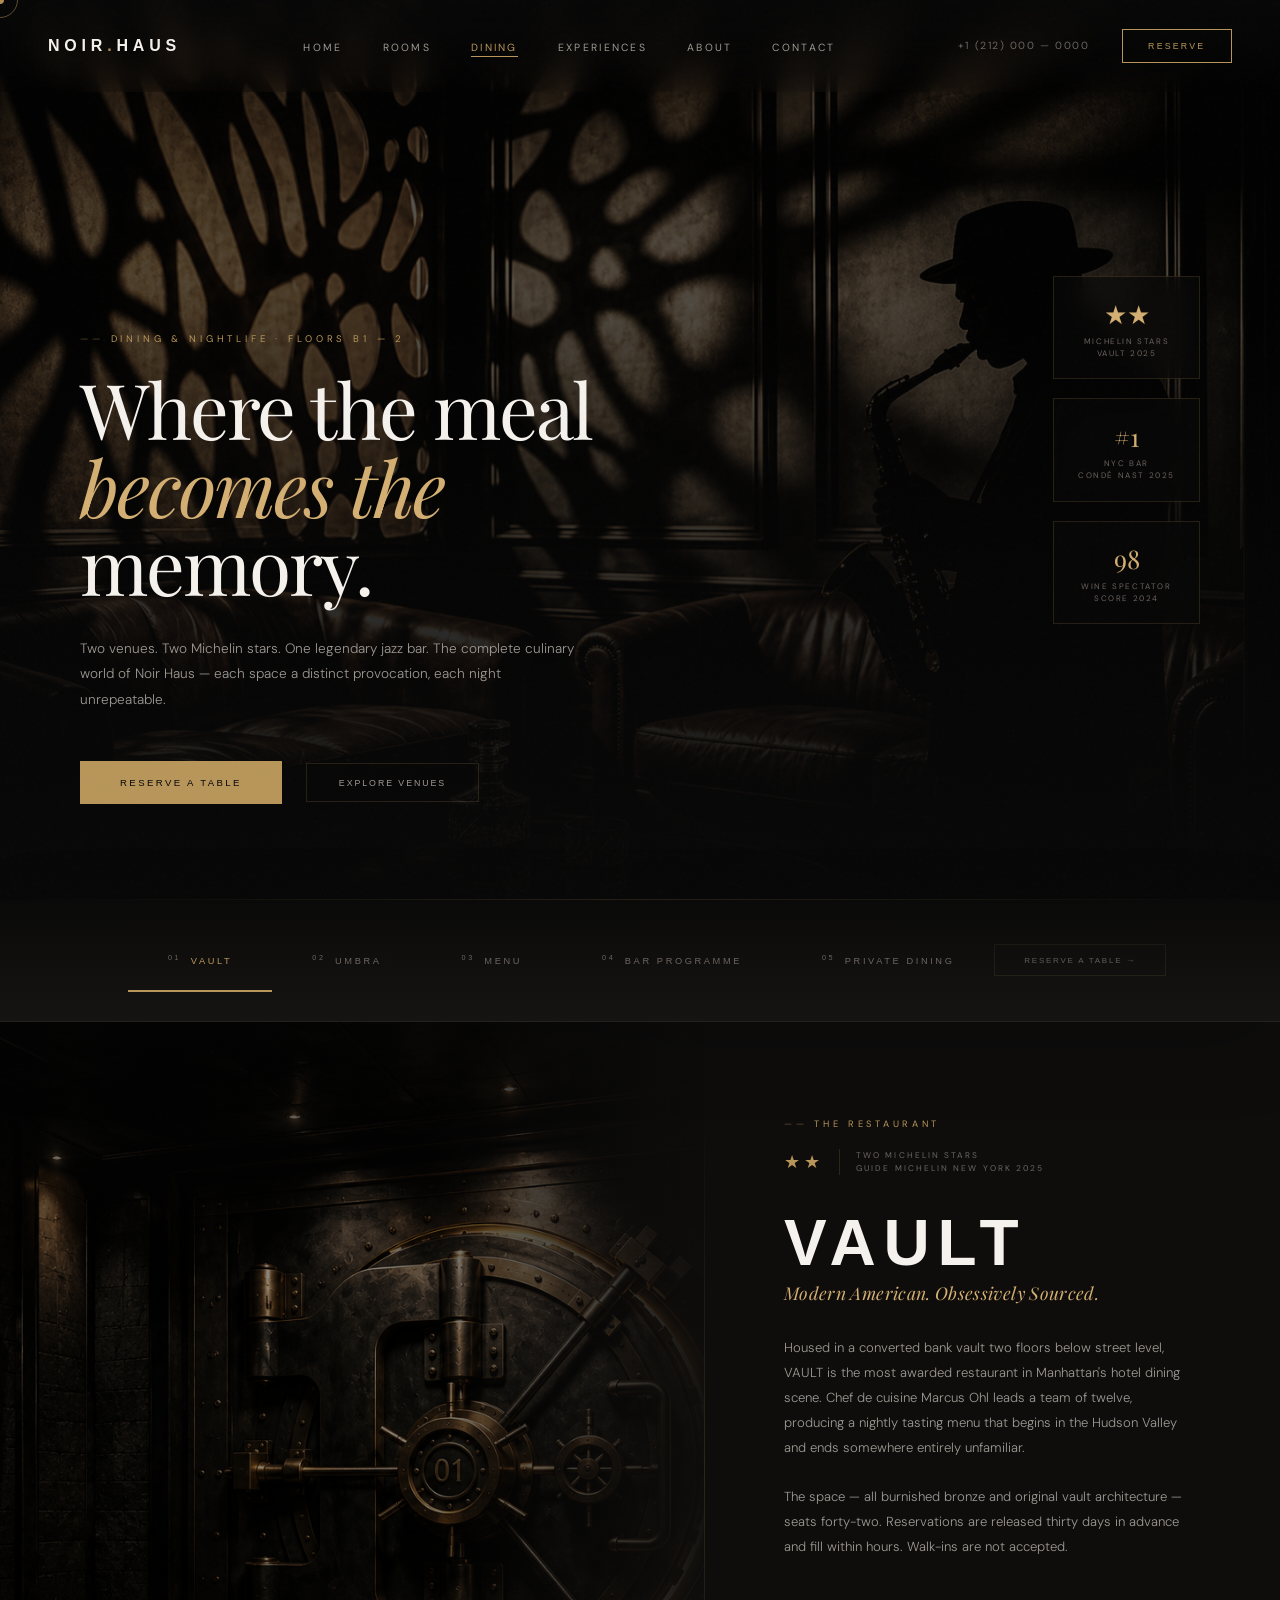
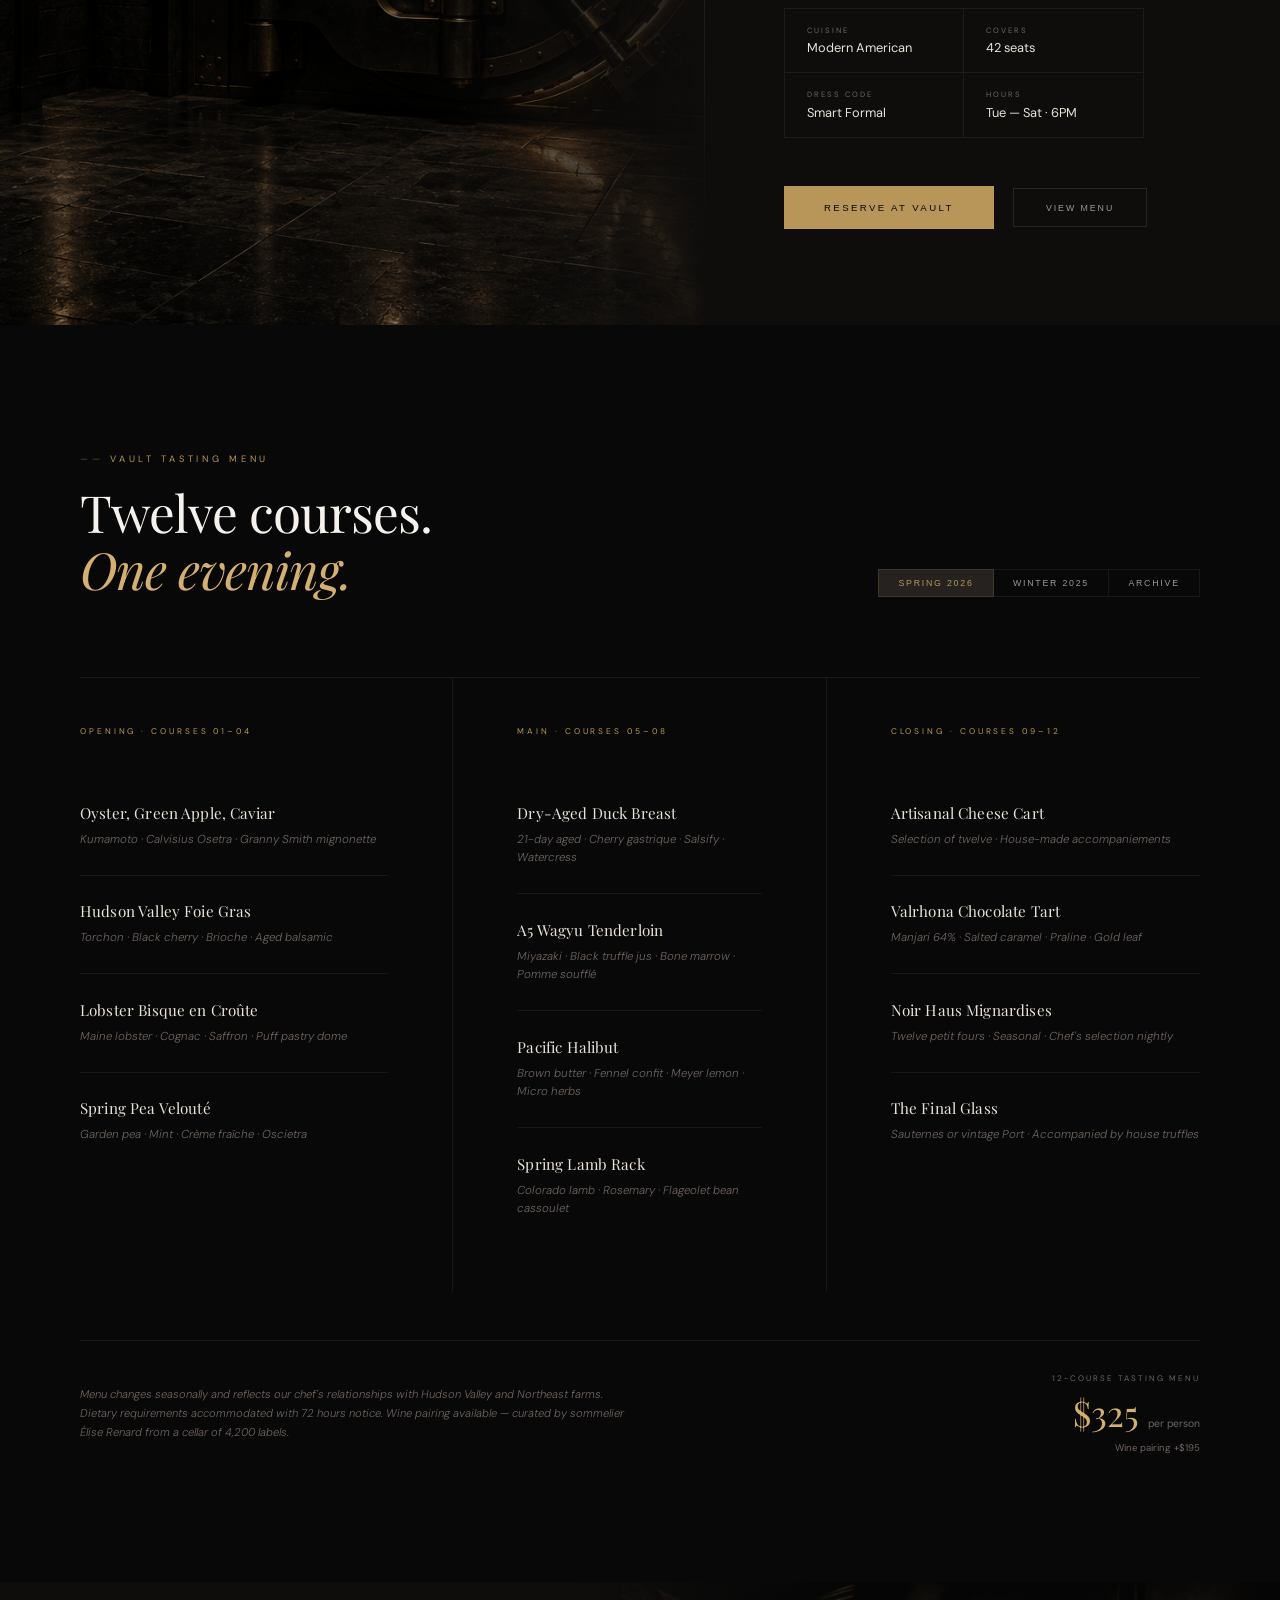
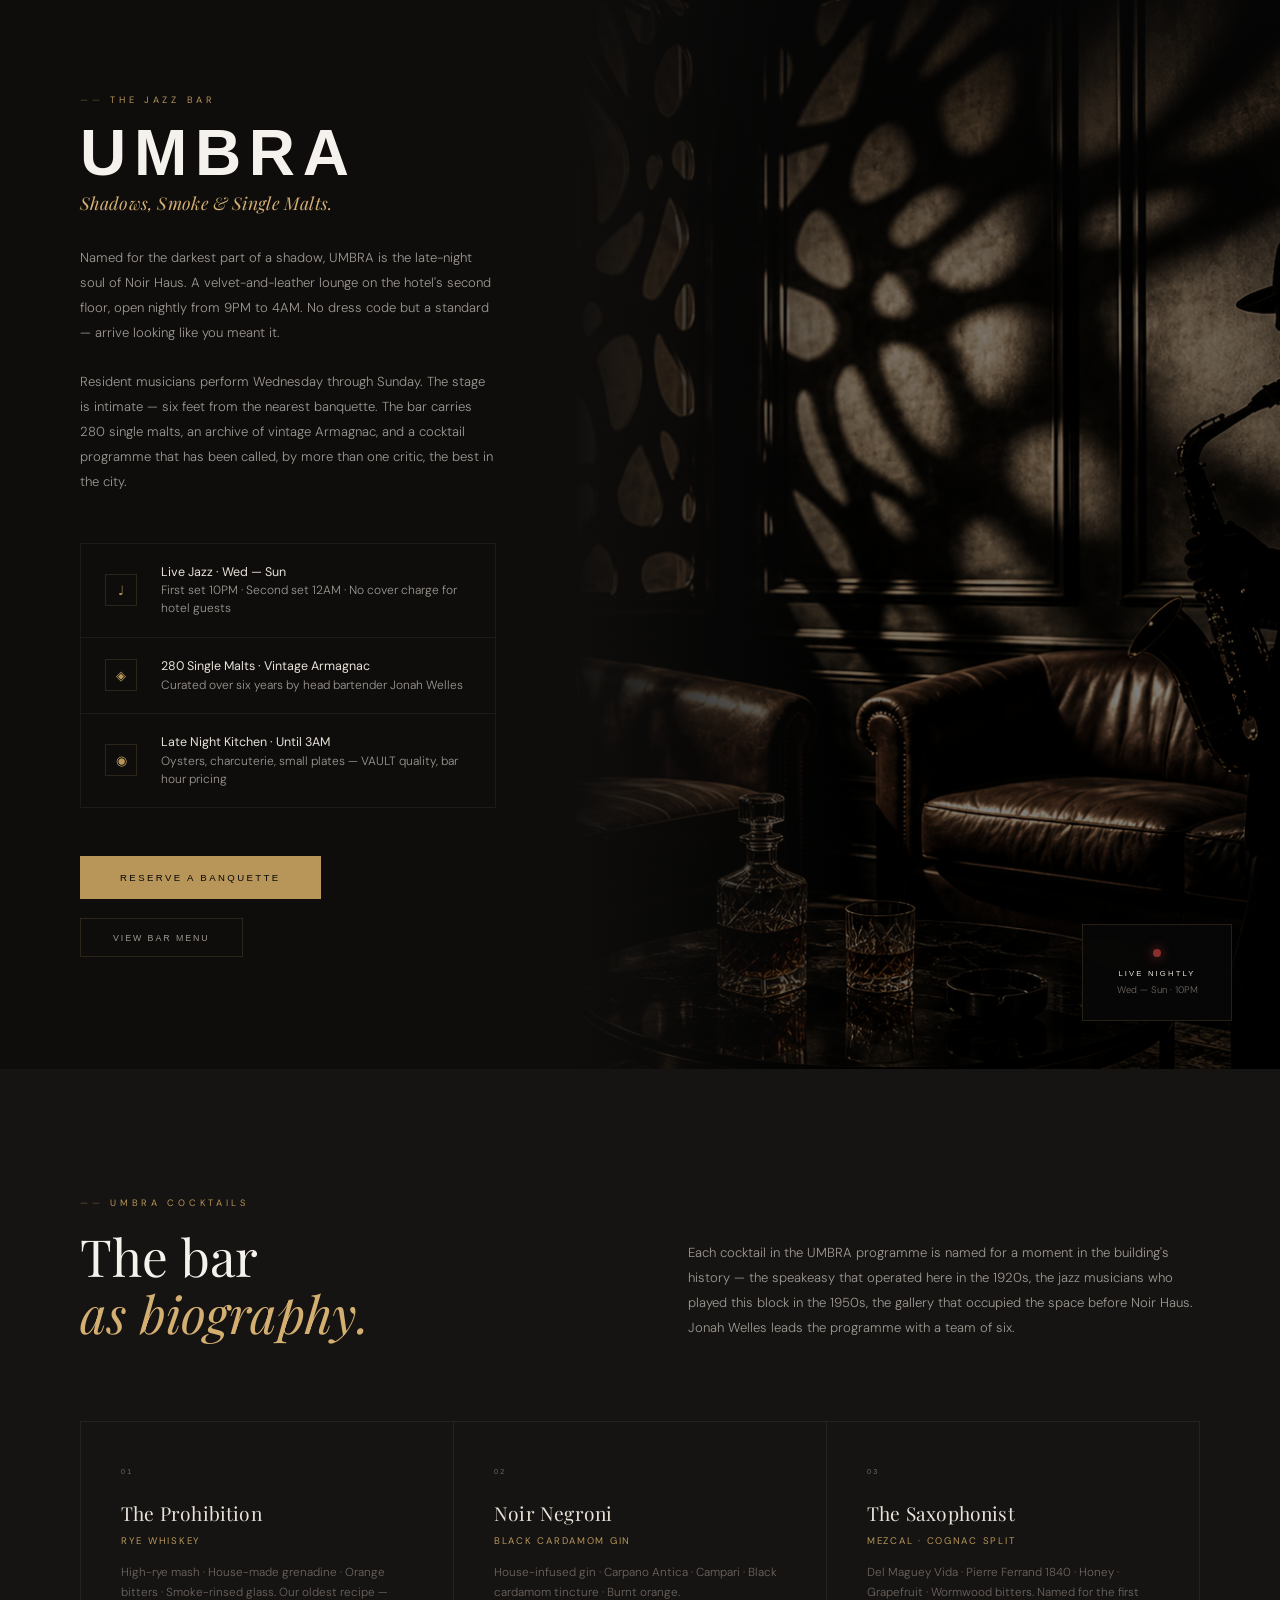
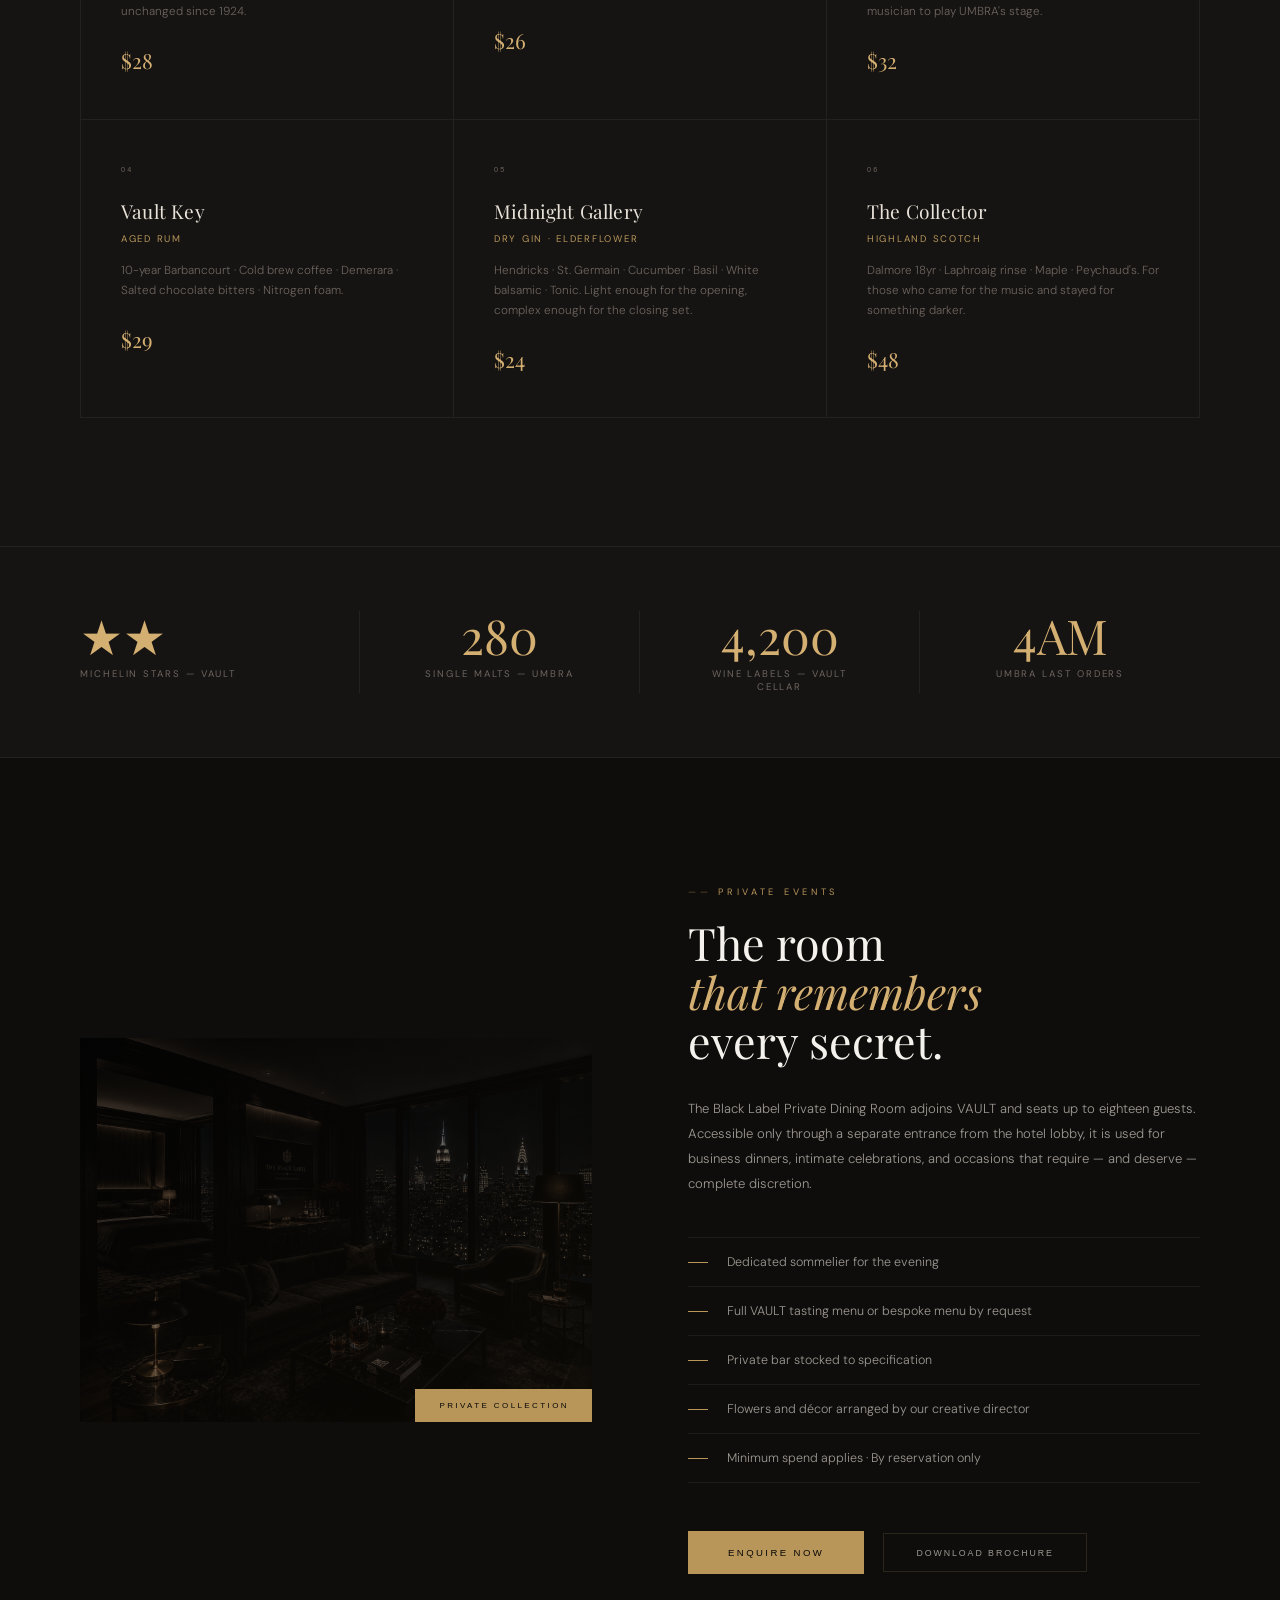
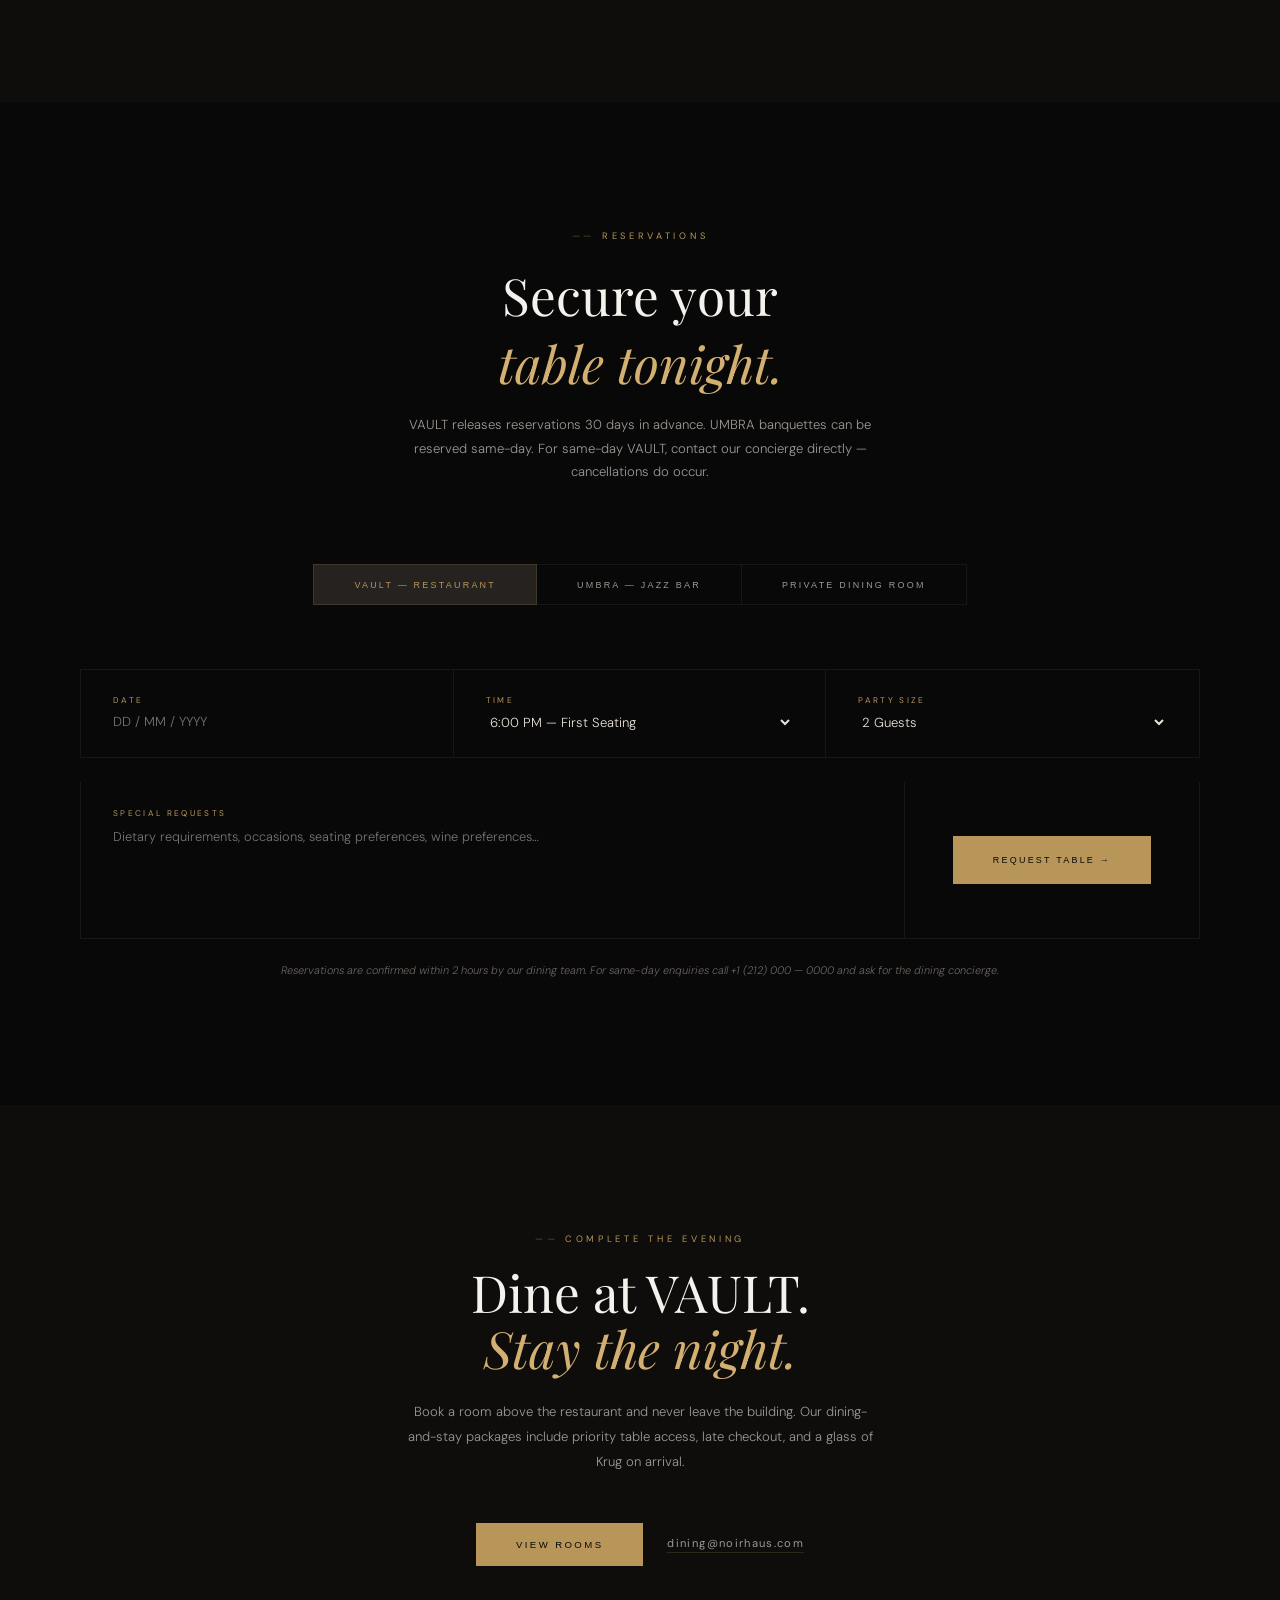
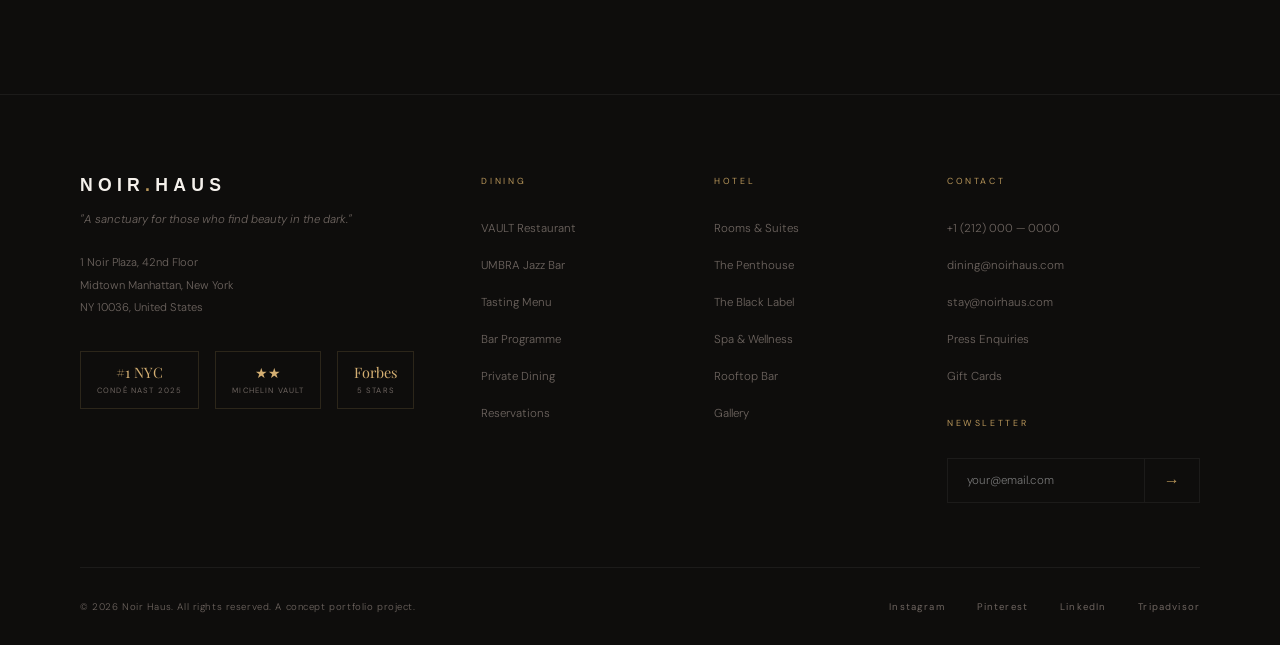
<file: Web Development/NOIRHAUS/dining.html>
<!DOCTYPE html>
<html lang="en">
<head>
  <meta charset="UTF-8">
  <meta name="viewport" content="width=device-width, initial-scale=1.0">
  <title>Dining — NOIRHAUS · VAULT & UMBRA · Midtown Manhattan</title>
  <meta name="description" content="Two Michelin stars. One legendary jazz bar. The complete dining world of Noir Haus — VAULT and UMBRA.">
  <link rel="preconnect" href="https://fonts.googleapis.com">
  <link href="https://fonts.googleapis.com/css2?family=Playfair+Display:ital,wght@0,400;0,500;0,600;1,400;1,500&family=Syncopate:wght@400;700&family=DM+Sans:ital,wght@0,300;0,400;0,500;1,300&display=swap" rel="stylesheet">
  <style>
    /* ── RESET & ROOT ─────────────────────────────────────────────── */
    *, *::before, *::after { margin: 0; padding: 0; box-sizing: border-box; }
    :root {
      --black:   #080808;
      --void:    #0E0D0C;
      --carbon:  #161412;
      --ash:     #252220;
      --smoke:   #3A3530;
      --mid:     #6E6560;
      --muted:   #9E9892;
      --cream:   #E8E2D9;
      --white:   #F5F1EC;
      --gold:    #B8965A;
      --gold-lt: #D4AF72;
      --red:     #8B2E2E;
      --border:  rgba(184,150,90,0.18);
      --border2: rgba(255,255,255,0.06);
      --trans:   cubic-bezier(0.25, 0.46, 0.45, 0.94);
    }
    html { scroll-behavior: smooth; }
    body {
      font-family: 'DM Sans', sans-serif;
      background: radial-gradient(circle at top left, rgba(184,150,90,0.05), transparent 16%),
                  radial-gradient(circle at bottom right, rgba(255,255,255,0.02), transparent 22%),
                  var(--black);
      color: var(--cream);
      overflow-x: hidden;
      cursor: none;
    }
    body::before {
      content: '';
      position: fixed; inset: 0;
      background-image: url("data:image/svg+xml,%3Csvg viewBox='0 0 256 256' xmlns='http://www.w3.org/2000/svg'%3E%3Cfilter id='noise'%3E%3CfeTurbulence type='fractalNoise' baseFrequency='0.9' numOctaves='4' stitchTiles='stitch'/%3E%3C/filter%3E%3Crect width='100%25' height='100%25' filter='url(%23noise)' opacity='0.04'/%3E%3C/svg%3E");
      pointer-events: none; z-index: 9990; opacity: 0.5;
    }

    /* ── PAGE LOADER ─────────────────────────────────────────────── */
    .page-loader {
      position: fixed; inset: 0; background: var(--black);
      z-index: 10000; display: flex; flex-direction: column;
      align-items: center; justify-content: center; gap: 2rem;
      transition: opacity 0.8s var(--trans), visibility 0.8s;
    }
    .page-loader.done { opacity: 0; visibility: hidden; }
    .loader-logo { font-family: 'Syncopate', sans-serif; font-size: 1.2rem; font-weight: 700; letter-spacing: 0.4em; color: var(--white); }
    .loader-logo span { color: var(--gold); }
    .loader-bar { width: 200px; height: 1px; background: var(--ash); overflow: hidden; }
    .loader-fill { height: 100%; background: var(--gold); width: 0%; transition: width 0.05s linear; }

    /* ── CURSOR ──────────────────────────────────────────────────── */
    .cursor {
      position: fixed; width: 8px; height: 8px; background: var(--gold);
      border-radius: 50%; pointer-events: none; z-index: 9999;
      transform: translate(-50%,-50%);
      transition: transform 0.1s, width 0.3s, height 0.3s, background 0.3s;
      mix-blend-mode: difference;
    }
    .cursor.expanded { width: 60px; height: 60px; background: rgba(184,150,90,0.15); }
    .cursor-ring {
      position: fixed; width: 36px; height: 36px;
      border: 1px solid rgba(184,150,90,0.5); border-radius: 50%;
      pointer-events: none; z-index: 9998;
      transform: translate(-50%,-50%);
      transition: transform 0.18s ease, width 0.3s, height 0.3s, opacity 0.3s;
    }

    /* ── NAV ─────────────────────────────────────────────────────── */
    nav {
      position: fixed; top: 0; left: 0; right: 0; z-index: 500;
      display: flex; justify-content: space-between; align-items: center;
      padding: 1.8rem 3rem;
      background: rgba(8,8,8,0.08); backdrop-filter: blur(14px);
      box-shadow: 0 24px 80px rgba(0,0,0,0.16);
      transition: padding 0.4s var(--trans), background 0.4s, transform 0.4s;
    }
    nav.scrolled {
      padding: 1.2rem 3rem; background: rgba(8,8,8,0.96);
      backdrop-filter: blur(12px); border-bottom: 1px solid var(--border2);
    }
    nav::before {
      content: ''; position: absolute; inset: 0;
      background: linear-gradient(to bottom, rgba(8,8,8,0.85) 0%, rgba(8,8,8,0) 100%);
      pointer-events: none; transition: opacity 0.4s;
    }
    nav.scrolled::before { opacity: 0; }
    .nav-logo {
      font-family: 'Syncopate', sans-serif; font-size: 1rem; font-weight: 700;
      letter-spacing: 0.3em; color: var(--white); text-decoration: none; position: relative;
    }
    .nav-logo span { color: var(--gold); }
    .nav-links { display: flex; gap: 2.5rem; list-style: none; position: relative; }
    .nav-links a {
      font-size: 0.65rem; letter-spacing: 0.22em; text-transform: uppercase;
      color: var(--muted); text-decoration: none; transition: color 0.3s; position: relative;
    }
    .nav-links a.active { color: var(--gold); }
    .nav-links a::after {
      content: ''; position: absolute; bottom: -3px; left: 0;
      width: 0; height: 1px; background: var(--gold); transition: width 0.3s;
    }
    .nav-links a:hover { color: var(--white); }
    .nav-links a:hover::after, .nav-links a.active::after { width: 100%; }
    .nav-actions { display: flex; align-items: center; gap: 2rem; position: relative; }
    .nav-tel { font-size: 0.65rem; letter-spacing: 0.15em; color: var(--mid); }
    .btn-reserve {
      font-family: 'Syncopate', sans-serif; font-size: 0.55rem; letter-spacing: 0.25em;
      text-transform: uppercase; padding: 0.7rem 1.6rem;
      background: transparent; border: 1px solid var(--gold);
      color: var(--gold); cursor: none; transition: background 0.3s, color 0.3s;
    }
    .btn-reserve:hover { background: var(--gold); color: var(--black); }
    .nav-hamburger {
      display: none; flex-direction: column; gap: 5px;
      cursor: pointer; padding: 4px; background: none; border: none; z-index: 600;
    }
    .nav-hamburger span {
      display: block; width: 22px; height: 1px; background: var(--muted);
      transition: transform 0.3s, opacity 0.3s, background 0.3s; transform-origin: center;
    }
    .nav-hamburger.open span:nth-child(1) { transform: translateY(6px) rotate(45deg); background: var(--gold); }
    .nav-hamburger.open span:nth-child(2) { opacity: 0; }
    .nav-hamburger.open span:nth-child(3) { transform: translateY(-6px) rotate(-45deg); background: var(--gold); }
    .mobile-menu {
      display: none; position: fixed; inset: 0; background: var(--void); z-index: 400;
      flex-direction: column; justify-content: center; align-items: center; gap: 2.5rem;
      opacity: 0; transform: translateY(-10px);
      transition: opacity 0.4s, transform 0.4s; pointer-events: none;
    }
    .mobile-menu.open { opacity: 1; transform: translateY(0); pointer-events: all; }
    .mobile-menu a {
      font-family: 'Playfair Display', serif; font-size: 2rem; font-weight: 400;
      color: var(--cream); text-decoration: none; letter-spacing: 0.05em; transition: color 0.3s;
    }
    .mobile-menu a:hover, .mobile-menu a.active { color: var(--gold); }
    .mobile-menu-tel { font-size: 0.7rem; letter-spacing: 0.2em; color: var(--mid); margin-top: 1rem; }
    .mobile-menu-reserve {
      font-family: 'Syncopate', sans-serif; font-size: 0.58rem; letter-spacing: 0.25em;
      text-transform: uppercase; padding: 0.9rem 2.5rem; background: transparent;
      border: 1px solid var(--gold); color: var(--gold); cursor: pointer; margin-top: 1rem;
      transition: background 0.3s, color 0.3s;
    }
    .mobile-menu-reserve:hover { background: var(--gold); color: var(--black); }

    /* ── SHARED BUTTONS ──────────────────────────────────────────── */
    .btn-primary {
      font-family: 'Syncopate', sans-serif; font-size: 0.6rem; letter-spacing: 0.25em;
      text-transform: uppercase; padding: 1rem 2.5rem;
      background: var(--gold); color: var(--black); border: none; cursor: none;
      transition: background 0.3s, transform 0.2s; display: inline-block;
    }
    .btn-primary:hover { background: var(--gold-lt); transform: translateY(-1px); }
    .btn-outline {
      font-family: 'Syncopate', sans-serif; font-size: 0.55rem; letter-spacing: 0.22em;
      text-transform: uppercase; padding: 0.85rem 2rem;
      background: transparent; border: 1px solid var(--border);
      color: var(--muted); cursor: none; transition: border-color 0.3s, color 0.3s;
    }
    .btn-outline:hover { border-color: var(--gold); color: var(--gold); }

    /* ── ANIMATIONS ──────────────────────────────────────────────── */
    @keyframes fadeUp {
      from { opacity: 0; transform: translateY(28px); }
      to   { opacity: 1; transform: translateY(0); }
    }
    @keyframes fadeIn {
      from { opacity: 0; } to { opacity: 1; }
    }
    .reveal-on-scroll {
      opacity: 0; transform: translateY(32px);
      transition: opacity 0.85s var(--trans), transform 0.85s var(--trans);
    }
    .reveal-on-scroll.revealed { opacity: 1; transform: translateY(0); }
    .reveal-delay-1 { transition-delay: 0.12s; }
    .reveal-delay-2 { transition-delay: 0.24s; }
    .reveal-delay-3 { transition-delay: 0.36s; }

    /* ── DINING HERO ─────────────────────────────────────────────── */
    .dining-hero {
      position: relative; height: 100vh; min-height: 600px;
      display: flex; align-items: flex-end; overflow: hidden;
    }
    .dining-hero-img {
      position: absolute; inset: 0; width: 100%; height: 100%;
      object-fit: cover; object-position: center 20%;
      filter: brightness(0.38) saturate(0.75);
      transform: scale(1.06);
      transition: transform 8s var(--trans);
    }
    .dining-hero-img.loaded { transform: scale(1.0); }
    .dining-hero-overlay {
      position: absolute; inset: 0; z-index: 1;
      background: linear-gradient(
        to top,
        rgba(8,8,8,0.98) 0%,
        rgba(8,8,8,0.5) 40%,
        rgba(8,8,8,0.1) 70%,
        rgba(8,8,8,0.35) 100%
      );
    }
    .dining-hero-content {
      position: relative; z-index: 2;
      padding: 0 5rem 6rem; max-width: 900px;
    }
    .dining-hero-eyebrow {
      font-size: 0.6rem; letter-spacing: 0.4em; text-transform: uppercase;
      color: var(--gold); margin-bottom: 1.5rem;
      opacity: 0; animation: fadeUp 0.8s 0.5s forwards;
    }
    .dining-hero-eyebrow::before { content: '—— '; opacity: 0.5; }
    .dining-hero-title {
      font-family: 'Playfair Display', serif;
      font-size: clamp(3.2rem, 6vw, 6.5rem);
      font-weight: 400; line-height: 1.02; letter-spacing: -0.025em;
      color: var(--white); margin-bottom: 2rem;
      opacity: 0; animation: fadeUp 0.9s 0.7s forwards;
    }
    .dining-hero-title em { font-style: italic; color: var(--gold-lt); }
    .dining-hero-desc {
      font-size: 0.85rem; font-weight: 300; line-height: 1.9;
      color: var(--muted); max-width: 500px; margin-bottom: 3rem;
      opacity: 0; animation: fadeUp 0.8s 0.9s forwards;
    }
    .dining-hero-ctas {
      display: flex; align-items: center; gap: 1.5rem;
      opacity: 0; animation: fadeUp 0.8s 1.1s forwards;
    }
    .dining-hero-rule {
      position: absolute; bottom: 0; left: 0; right: 0; z-index: 2;
      height: 1px; background: linear-gradient(90deg, transparent, var(--border), transparent);
    }
    /* Award badges top right */
    .dining-hero-awards {
      position: absolute; top: 50%; right: 5rem; transform: translateY(-50%);
      z-index: 3; display: flex; flex-direction: column; gap: 1.2rem;
      opacity: 0; animation: fadeIn 1s 1.4s forwards;
    }
    .dh-award {
      border: 1px solid var(--border); padding: 1.2rem 1.5rem;
      text-align: center; background: rgba(8,8,8,0.65); backdrop-filter: blur(12px);
      min-width: 120px;
    }
    .dh-award-val {
      font-family: 'Playfair Display', serif; font-size: 1.6rem;
      color: var(--gold-lt); display: block; margin-bottom: 0.3rem;
    }
    .dh-award-label {
      font-size: 0.5rem; letter-spacing: 0.2em; text-transform: uppercase;
      color: var(--mid); line-height: 1.5;
    }

    /* ── DINING NAV TABS ─────────────────────────────────────────── */
    .dining-nav {
      background: var(--carbon); border-bottom: 1px solid var(--border2);
      position: sticky; top: 0; z-index: 90;
    }
    .dining-nav-inner {
      max-width: 1400px; margin: 0 auto;
      display: flex; align-items: center;
      padding: 0 5rem;
    }
    .dining-tab {
      font-family: 'Syncopate', sans-serif;
      font-size: 0.58rem; letter-spacing: 0.28em; text-transform: uppercase;
      color: var(--mid); padding: 1.5rem 2.5rem;
      border: none; background: none; cursor: none;
      border-bottom: 2px solid transparent;
      transition: color 0.3s, border-color 0.3s;
      position: relative; white-space: nowrap;
    }
    .dining-tab:hover { color: var(--cream); }
    .dining-tab.active { color: var(--gold); border-bottom-color: var(--gold); }
    .dining-tab-num {
      font-size: 0.45rem; color: var(--mid); margin-right: 0.6rem;
      vertical-align: super;
    }
    .dining-nav-res {
      margin-left: auto;
      font-family: 'Syncopate', sans-serif; font-size: 0.5rem; letter-spacing: 0.22em;
      text-transform: uppercase; padding: 0.65rem 1.8rem;
      background: transparent; border: 1px solid var(--border);
      color: var(--muted); cursor: none; transition: border-color 0.3s, color 0.3s;
      white-space: nowrap;
    }
    .dining-nav-res:hover { border-color: var(--gold); color: var(--gold); }

    /* ── SECTION SHARED ──────────────────────────────────────────── */
    .section-eyebrow {
      font-size: 0.58rem; letter-spacing: 0.4em; text-transform: uppercase;
      color: var(--gold); margin-bottom: 1.2rem;
    }
    .section-eyebrow::before { content: '—— '; opacity: 0.5; }

    /* ── VAULT FEATURED ──────────────────────────────────────────── */
    .vault-featured {
      position: relative; min-height: 90vh;
      display: flex; align-items: stretch; overflow: hidden;
      background: var(--void);
    }
    .vault-featured-img-side {
      flex: 0 0 55%; position: relative; overflow: hidden;
    }
    .vault-featured-img {
      width: 100%; height: 100%; object-fit: cover;
      object-position: center;
      filter: brightness(0.55) saturate(0.75);
      transition: transform 0.8s var(--trans);
    }
    .vault-featured:hover .vault-featured-img { transform: scale(1.04); }
    .vault-featured-img-overlay {
      position: absolute; inset: 0;
      background: linear-gradient(to right, rgba(14,13,12,0) 60%, rgba(14,13,12,0.95) 100%),
                  linear-gradient(to bottom, rgba(8,8,8,0.5) 0%, transparent 30%);
    }
    .vault-featured-content {
      flex: 1; display: flex; flex-direction: column; justify-content: center;
      padding: 6rem 5rem 6rem 5rem; position: relative;
    }
    .vault-featured-content::before {
      content: ''; position: absolute; left: 0; top: 10%; bottom: 10%;
      width: 1px; background: linear-gradient(to bottom, transparent, var(--border), transparent);
    }
    .vault-michelin {
      display: flex; align-items: center; gap: 1rem; margin-bottom: 2.5rem;
    }
    .vault-michelin-stars {
      font-size: 1.1rem; color: var(--gold); letter-spacing: 0.2em;
    }
    .vault-michelin-label {
      font-size: 0.52rem; letter-spacing: 0.25em; text-transform: uppercase;
      color: var(--mid); border-left: 1px solid var(--border); padding-left: 1rem;
      line-height: 1.6;
    }
    .vault-name {
      font-family: 'Syncopate', sans-serif; font-size: 4rem; font-weight: 700;
      letter-spacing: 0.12em; color: var(--white); line-height: 0.9;
      margin-bottom: 0.5rem;
    }
    .vault-tagline {
      font-family: 'Playfair Display', serif; font-size: 1.1rem; font-style: italic;
      color: var(--gold-lt); margin-bottom: 2rem; letter-spacing: 0.02em;
    }
    .vault-desc {
      font-size: 0.82rem; font-weight: 300; line-height: 1.9; color: var(--muted);
      max-width: 400px; margin-bottom: 3rem;
    }
    .vault-meta-row {
      display: grid; grid-template-columns: 1fr 1fr; gap: 0;
      border: 1px solid var(--border2); margin-bottom: 3rem; max-width: 360px;
    }
    .vault-meta-item {
      padding: 1rem 1.4rem;
      border-right: 1px solid var(--border2); border-bottom: 1px solid var(--border2);
    }
    .vault-meta-item:nth-child(even) { border-right: none; }
    .vault-meta-item:nth-child(n+3) { border-bottom: none; }
    .vault-meta-label {
      font-size: 0.48rem; letter-spacing: 0.25em; text-transform: uppercase;
      color: var(--mid); margin-bottom: 0.3rem;
    }
    .vault-meta-val {
      font-size: 0.8rem; font-weight: 400; color: var(--cream);
    }
    .vault-actions { display: flex; gap: 1.2rem; align-items: center; flex-wrap: wrap; }

    /* ── MENU SECTION ────────────────────────────────────────────── */
    .menu-section {
      padding: 8rem 5rem;
      background: var(--black);
    }
    .menu-inner { max-width: 1400px; margin: 0 auto; }
    .menu-header {
      display: flex; justify-content: space-between; align-items: flex-end;
      margin-bottom: 5rem;
    }
    .menu-title {
      font-family: 'Playfair Display', serif;
      font-size: clamp(2.4rem, 4vw, 4rem);
      font-weight: 400; line-height: 1.1; letter-spacing: -0.02em;
      color: var(--white);
    }
    .menu-title em { font-style: italic; color: var(--gold-lt); }
    .menu-seasons {
      display: flex; gap: 0;
    }
    .menu-season-tab {
      font-size: 0.55rem; letter-spacing: 0.2em; text-transform: uppercase;
      color: var(--muted); padding: 0.5rem 1.2rem;
      border: 1px solid var(--border2); border-left: none;
      background: none; cursor: none; transition: all 0.3s;
    }
    .menu-season-tab:first-child { border-left: 1px solid var(--border2); }
    .menu-season-tab.active { background: var(--ash); color: var(--gold); border-color: var(--border); }
    .menu-season-tab:hover:not(.active) { color: var(--cream); }

    /* Course grid */
    .menu-courses {
      display: grid; grid-template-columns: 1fr 1fr 1fr;
      gap: 0; border-top: 1px solid var(--border2);
    }
    .menu-course {
      padding: 3rem 0; border-right: 1px solid var(--border2);
      padding-right: 4rem; padding-left: 4rem;
    }
    .menu-course:first-child { padding-left: 0; }
    .menu-course:last-child { border-right: none; padding-right: 0; }
    .course-label {
      font-size: 0.52rem; letter-spacing: 0.35em; text-transform: uppercase;
      color: var(--gold); margin-bottom: 2.5rem;
    }
    .course-item {
      padding: 1.6rem 0; border-bottom: 1px solid var(--border2);
      cursor: none;
      transition: padding-left 0.3s var(--trans);
    }
    .course-item:last-child { border-bottom: none; }
    .course-item:hover { padding-left: 0.8rem; }
    .course-item-header {
      display: flex; justify-content: space-between; align-items: baseline;
      margin-bottom: 0.5rem;
    }
    .course-item-name {
      font-family: 'Playfair Display', serif; font-size: 0.95rem;
      color: var(--cream); letter-spacing: 0.01em;
    }
    .course-item-price {
      font-size: 0.7rem; color: var(--gold); letter-spacing: 0.1em; flex-shrink: 0;
    }
    .course-item-desc {
      font-size: 0.72rem; font-weight: 300; color: var(--mid);
      line-height: 1.6; font-style: italic;
    }
    .menu-note {
      margin-top: 3rem; padding-top: 2rem; border-top: 1px solid var(--border2);
      display: flex; justify-content: space-between; align-items: center;
      flex-wrap: gap;
    }
    .menu-note-text {
      font-size: 0.7rem; font-weight: 300; color: var(--mid);
      font-style: italic; max-width: 560px; line-height: 1.7;
    }
    .tasting-price-block { text-align: right; }
    .tasting-price-label {
      font-size: 0.5rem; letter-spacing: 0.25em; text-transform: uppercase;
      color: var(--mid); margin-bottom: 0.4rem;
    }
    .tasting-price-val {
      font-family: 'Playfair Display', serif; font-size: 2.2rem; color: var(--gold-lt);
    }
    .tasting-price-val span { font-family: 'DM Sans', sans-serif; font-size: 0.65rem; color: var(--mid); }

    /* ── UMBRA SECTION ───────────────────────────────────────────── */
    .umbra-section {
      position: relative; min-height: 88vh;
      display: flex; align-items: stretch; overflow: hidden;
      background: var(--void);
    }
    .umbra-content {
      flex: 0 0 45%; display: flex; flex-direction: column;
      justify-content: center; padding: 7rem 5rem; z-index: 2; position: relative;
    }
    .umbra-name {
      font-family: 'Syncopate', sans-serif; font-size: 4rem; font-weight: 700;
      letter-spacing: 0.12em; color: var(--white); line-height: 0.9;
      margin-bottom: 0.5rem;
    }
    .umbra-tagline {
      font-family: 'Playfair Display', serif; font-size: 1.1rem; font-style: italic;
      color: var(--gold-lt); margin-bottom: 2rem; letter-spacing: 0.02em;
    }
    .umbra-desc {
      font-size: 0.82rem; font-weight: 300; line-height: 1.9; color: var(--muted);
      margin-bottom: 3rem;
    }
    .umbra-features {
      display: flex; flex-direction: column; gap: 0; 
      border: 1px solid var(--border2); margin-bottom: 3rem;
    }
    .umbra-feature {
      display: flex; align-items: center; gap: 1.5rem;
      padding: 1.2rem 1.5rem; border-bottom: 1px solid var(--border2);
    }
    .umbra-feature:last-child { border-bottom: none; }
    .umbra-feature-icon {
      width: 32px; height: 32px; border: 1px solid var(--border);
      display: flex; align-items: center; justify-content: center;
      flex-shrink: 0; color: var(--gold); font-size: 0.8rem;
    }
    .umbra-feature-text { font-size: 0.75rem; color: var(--muted); font-weight: 300; line-height: 1.5; }
    .umbra-feature-text strong { color: var(--cream); font-weight: 400; display: block; font-size: 0.78rem; }
    .umbra-actions { display: flex; gap: 1.2rem; align-items: center; flex-wrap: wrap; }
    .umbra-img-side {
      flex: 1; position: relative; overflow: hidden;
    }
    .umbra-img {
      width: 100%; height: 100%; object-fit: cover;
      filter: brightness(0.5) saturate(0.7);
      transition: transform 0.8s var(--trans);
    }
    .umbra-section:hover .umbra-img { transform: scale(1.03); }
    .umbra-img-overlay {
      position: absolute; inset: 0;
      background: linear-gradient(to left, rgba(14,13,12,0) 60%, rgba(14,13,12,0.98) 100%),
                  linear-gradient(to bottom, rgba(8,8,8,0.6) 0%, transparent 30%);
    }
    /* Live music badge */
    .umbra-live-badge {
      position: absolute; right: 3rem; bottom: 3rem; z-index: 3;
      border: 1px solid var(--border); background: rgba(8,8,8,0.8); backdrop-filter: blur(12px);
      padding: 1.5rem 2rem; text-align: center; min-width: 150px;
    }
    .umbra-live-dot {
      width: 8px; height: 8px; border-radius: 50%;
      background: var(--red); margin: 0 auto 0.8rem;
      box-shadow: 0 0 12px var(--red);
      animation: pulse-red 2s infinite;
    }
    @keyframes pulse-red {
      0%, 100% { box-shadow: 0 0 12px var(--red); }
      50% { box-shadow: 0 0 24px var(--red), 0 0 48px rgba(139,46,46,0.3); }
    }
    .umbra-live-label {
      font-family: 'Syncopate', sans-serif; font-size: 0.48rem; letter-spacing: 0.28em;
      text-transform: uppercase; color: var(--cream); margin-bottom: 0.3rem;
    }
    .umbra-live-sub {
      font-size: 0.6rem; color: var(--mid); font-weight: 300;
    }

    /* ── COCKTAIL / BAR MENU ─────────────────────────────────────── */
    .bar-menu-section {
      padding: 8rem 5rem;
      background: var(--carbon);
    }
    .bar-menu-inner { max-width: 1400px; margin: 0 auto; }
    .bar-menu-header {
      display: grid; grid-template-columns: 1fr 1fr; gap: 6rem;
      align-items: end; margin-bottom: 5rem;
    }
    .bar-menu-title {
      font-family: 'Playfair Display', serif;
      font-size: clamp(2.4rem, 4vw, 4rem);
      font-weight: 400; line-height: 1.1; color: var(--white);
    }
    .bar-menu-title em { font-style: italic; color: var(--gold-lt); }
    .bar-menu-intro {
      font-size: 0.82rem; font-weight: 300; line-height: 1.9; color: var(--muted);
    }
    .cocktails-grid {
      display: grid; grid-template-columns: repeat(3, 1fr);
      gap: 0; border-top: 1px solid var(--border2); border-left: 1px solid var(--border2);
    }
    .cocktail-card {
      padding: 2.8rem 2.5rem;
      border-right: 1px solid var(--border2); border-bottom: 1px solid var(--border2);
      cursor: none; position: relative; overflow: hidden;
      transition: background 0.4s;
    }
    .cocktail-card:hover { background: var(--ash); }
    .cocktail-card::before {
      content: ''; position: absolute; top: 0; left: 0;
      width: 2px; height: 0; background: var(--gold);
      transition: height 0.4s var(--trans);
    }
    .cocktail-card:hover::before { height: 100%; }
    .cocktail-num {
      font-family: 'Syncopate', sans-serif; font-size: 0.45rem; letter-spacing: 0.3em;
      color: var(--mid); margin-bottom: 1.5rem;
    }
    .cocktail-name {
      font-family: 'Playfair Display', serif; font-size: 1.2rem;
      color: var(--cream); margin-bottom: 0.5rem; letter-spacing: 0.01em;
    }
    .cocktail-spirit {
      font-size: 0.6rem; letter-spacing: 0.18em; text-transform: uppercase;
      color: var(--gold); margin-bottom: 1rem;
    }
    .cocktail-desc {
      font-size: 0.73rem; font-weight: 300; line-height: 1.7; color: var(--mid); margin-bottom: 1.5rem;
    }
    .cocktail-price {
      font-family: 'Playfair Display', serif; font-size: 1.3rem; color: var(--gold-lt);
    }

    /* ── PRIVATE DINING ──────────────────────────────────────────── */
    .private-dining {
      padding: 8rem 5rem;
      background: var(--void);
    }
    .private-dining-inner {
      max-width: 1400px; margin: 0 auto;
      display: grid; grid-template-columns: 1fr 1fr; gap: 6rem; align-items: center;
    }
    .pd-img-wrap {
      position: relative; aspect-ratio: 4/3; overflow: hidden;
    }
    .pd-img {
      width: 100%; height: 100%; object-fit: cover;
      filter: brightness(0.55) saturate(0.7);
      transition: transform 0.8s var(--trans);
    }
    .pd-img-wrap:hover .pd-img { transform: scale(1.04); }
    .pd-img-overlay {
      position: absolute; inset: 0;
      background: linear-gradient(135deg, rgba(8,8,8,0.4), rgba(184,150,90,0.06));
    }
    .pd-num-badge {
      position: absolute; bottom: -1px; right: -1px;
      background: var(--gold); color: var(--black);
      font-family: 'Syncopate', sans-serif; font-size: 0.5rem; letter-spacing: 0.3em;
      text-transform: uppercase; padding: 0.8rem 1.5rem;
    }
    .pd-title {
      font-family: 'Playfair Display', serif;
      font-size: clamp(2.2rem, 3.5vw, 3.5rem);
      font-weight: 400; line-height: 1.1; color: var(--white); margin-bottom: 2rem;
    }
    .pd-title em { font-style: italic; color: var(--gold-lt); }
    .pd-desc {
      font-size: 0.82rem; font-weight: 300; line-height: 1.9; color: var(--muted);
      margin-bottom: 2.5rem;
    }
    .pd-list {
      list-style: none; margin-bottom: 3rem;
      display: flex; flex-direction: column; gap: 0;
      border-top: 1px solid var(--border2);
    }
    .pd-list li {
      display: flex; align-items: center; gap: 1.2rem;
      padding: 1rem 0; border-bottom: 1px solid var(--border2);
      font-size: 0.78rem; color: var(--muted); font-weight: 300;
    }
    .pd-list li::before {
      content: ''; width: 20px; height: 1px; background: var(--gold); flex-shrink: 0;
    }
    .pd-actions { display: flex; gap: 1.2rem; align-items: center; flex-wrap: wrap; }

    /* ── RESERVATIONS ────────────────────────────────────────────── */
    .reservations {
      padding: 8rem 5rem;
      background: var(--black);
    }
    .reservations-inner {
      max-width: 1200px; margin: 0 auto;
    }
    .res-header { text-align: center; margin-bottom: 5rem; }
    .res-title {
      font-family: 'Playfair Display', serif;
      font-size: clamp(2.4rem, 4vw, 4rem);
      font-weight: 400; color: var(--white); margin-bottom: 1rem;
    }
    .res-title em { font-style: italic; color: var(--gold-lt); }
    .res-subtitle {
      font-size: 0.82rem; font-weight: 300; color: var(--muted);
      line-height: 1.8; max-width: 480px; margin: 0 auto;
    }
    .res-venue-select {
      display: flex; gap: 0; justify-content: center; margin-bottom: 4rem;
    }
    .res-venue-btn {
      font-family: 'Syncopate', sans-serif; font-size: 0.56rem; letter-spacing: 0.25em;
      text-transform: uppercase; padding: 0.9rem 2.5rem;
      border: 1px solid var(--border2); border-left: none;
      background: none; color: var(--muted); cursor: none;
      transition: all 0.3s;
    }
    .res-venue-btn:first-child { border-left: 1px solid var(--border2); }
    .res-venue-btn.active { background: var(--ash); color: var(--gold); border-color: var(--border); }
    .res-venue-btn:hover:not(.active) { color: var(--cream); border-color: var(--border2); }
    .res-form {
      display: grid; grid-template-columns: 1fr 1fr 1fr;
      gap: 0; border: 1px solid var(--border2); margin-bottom: 1.5rem;
    }
    .res-field {
      padding: 1.6rem 2rem; border-right: 1px solid var(--border2);
      display: flex; flex-direction: column; gap: 0.4rem;
    }
    .res-field:last-of-type { border-right: none; }
    .res-field label {
      font-size: 0.52rem; letter-spacing: 0.28em; text-transform: uppercase;
      color: var(--gold);
    }
    .res-field input, .res-field select {
      background: none; border: none; outline: none;
      font-family: 'DM Sans', sans-serif; font-size: 0.82rem;
      color: var(--cream); font-weight: 300; cursor: pointer; width: 100%;
    }
    .res-field select option { background: var(--carbon); color: var(--cream); }
    .res-row2 {
      display: grid; grid-template-columns: 1fr auto;
      gap: 0; border: 1px solid var(--border2); border-top: none;
    }
    .res-message-field {
      padding: 1.6rem 2rem; border-right: 1px solid var(--border2);
    }
    .res-message-field label {
      font-size: 0.52rem; letter-spacing: 0.28em; text-transform: uppercase;
      color: var(--gold); display: block; margin-bottom: 0.5rem;
    }
    .res-message-field textarea {
      background: none; border: none; outline: none; resize: none;
      font-family: 'DM Sans', sans-serif; font-size: 0.8rem;
      color: var(--cream); font-weight: 300; width: 100%; height: 80px;
      line-height: 1.6;
    }
    .res-submit-block {
      display: flex; align-items: center; justify-content: center;
      padding: 0 3rem;
    }
    .res-submit {
      font-family: 'Syncopate', sans-serif; font-size: 0.56rem; letter-spacing: 0.25em;
      text-transform: uppercase; padding: 1.2rem 2.5rem;
      background: var(--gold); color: var(--black); border: none; cursor: none;
      transition: background 0.3s, transform 0.2s; white-space: nowrap;
    }
    .res-submit:hover { background: var(--gold-lt); transform: translateY(-1px); }
    .res-note {
      text-align: center; font-size: 0.68rem; font-weight: 300;
      color: var(--mid); font-style: italic; margin-top: 1.5rem;
    }

    /* ── STATS STRIP ─────────────────────────────────────────────── */
    .dining-stats {
      padding: 4rem 5rem;
      background: var(--carbon);
      border-top: 1px solid var(--border2); border-bottom: 1px solid var(--border2);
    }
    .dining-stats-inner {
      max-width: 1400px; margin: 0 auto;
      display: grid; grid-template-columns: repeat(4, 1fr);
      gap: 0;
    }
    .ds-item {
      padding: 0 3rem; border-right: 1px solid var(--border2); text-align: center;
    }
    .ds-item:first-child { padding-left: 0; text-align: left; }
    .ds-item:last-child { border-right: none; }
    .ds-num {
      font-family: 'Playfair Display', serif;
      font-size: 3rem; color: var(--gold-lt); line-height: 1;
      margin-bottom: 0.5rem; display: block;
    }
    .ds-label {
      font-size: 0.6rem; letter-spacing: 0.2em; text-transform: uppercase; color: var(--mid);
    }

    /* ── CTA STRIP ───────────────────────────────────────────────── */
    .cta-strip {
      padding: 8rem 5rem; background: var(--void);
      text-align: center;
    }
    .cta-eyebrow {
      font-size: 0.58rem; letter-spacing: 0.4em; text-transform: uppercase;
      color: var(--gold); margin-bottom: 1.2rem;
    }
    .cta-eyebrow::before { content: '—— '; opacity: 0.5; }
    .cta-title {
      font-family: 'Playfair Display', serif;
      font-size: clamp(2.4rem, 4vw, 4rem);
      font-weight: 400; line-height: 1.1; color: var(--white);
      margin-bottom: 1.5rem;
    }
    .cta-title em { font-style: italic; color: var(--gold-lt); }
    .cta-desc {
      font-size: 0.82rem; font-weight: 300; color: var(--muted);
      line-height: 1.9; max-width: 480px; margin: 0 auto 3rem;
    }
    .cta-actions { display: flex; gap: 1.5rem; justify-content: center; align-items: center; flex-wrap: wrap; }
    .cta-email-link {
      font-size: 0.7rem; letter-spacing: 0.12em; color: var(--muted);
      text-decoration: none; border-bottom: 1px solid var(--border);
      padding-bottom: 2px; transition: color 0.3s, border-color 0.3s;
    }
    .cta-email-link:hover { color: var(--gold); border-color: var(--gold); }

    /* ── FOOTER ──────────────────────────────────────────────────── */
    footer { background: var(--void); border-top: 1px solid var(--border2); padding: 5rem 5rem 2rem; }
    .foot-top { display: grid; grid-template-columns: 2fr 1fr 1fr 1.5fr; gap: 4rem; margin-bottom: 4rem; }
    .foot-brand-logo {
      font-family: 'Syncopate', sans-serif; font-size: 1.1rem; font-weight: 700;
      letter-spacing: 0.3em; color: var(--white); margin-bottom: 1rem;
    }
    .foot-brand-logo span { color: var(--gold); }
    .foot-tagline { font-size: 0.72rem; font-style: italic; color: var(--mid); margin-bottom: 1.5rem; font-weight: 300; }
    .foot-address { font-size: 0.7rem; font-weight: 300; color: var(--mid); line-height: 2; margin-bottom: 2rem; }
    .foot-awards { display: flex; gap: 1rem; }
    .award-badge {
      border: 1px solid var(--border); padding: 0.8rem 1rem; text-align: center;
      font-family: 'Playfair Display', serif; font-size: 0.9rem; color: var(--gold-lt); line-height: 1.2;
    }
    .award-badge span { display: block; font-family: 'DM Sans', sans-serif; font-size: 0.48rem; letter-spacing: 0.15em; text-transform: uppercase; color: var(--mid); margin-top: 0.3rem; }
    .foot-col-title { font-size: 0.55rem; letter-spacing: 0.3em; text-transform: uppercase; color: var(--gold); margin-bottom: 1.8rem; }
    .foot-col ul { list-style: none; display: flex; flex-direction: column; gap: 1rem; }
    .foot-col ul a { font-size: 0.72rem; color: var(--mid); text-decoration: none; font-weight: 300; transition: color 0.3s; }
    .foot-col ul a:hover { color: var(--cream); }
    .nl-form { display: flex; border: 1px solid var(--border2); margin-top: 1rem; }
    .nl-input {
      flex: 1; background: none; border: none; outline: none;
      padding: 0.8rem 1.2rem; font-family: 'DM Sans', sans-serif;
      font-size: 0.72rem; color: var(--cream); font-weight: 300;
    }
    .nl-btn {
      padding: 0.8rem 1.2rem; background: none; border: none; border-left: 1px solid var(--border2);
      color: var(--gold); font-size: 1rem; cursor: none; transition: background 0.3s;
    }
    .nl-btn:hover { background: var(--ash); }
    .foot-bottom {
      border-top: 1px solid var(--border2); padding-top: 2rem;
      display: flex; justify-content: space-between; align-items: center;
    }
    .foot-copy { font-size: 0.6rem; color: var(--mid); font-weight: 300; letter-spacing: 0.06em; }
    .foot-socials { display: flex; gap: 2rem; }
    .foot-socials a { font-size: 0.6rem; color: var(--mid); text-decoration: none; letter-spacing: 0.12em; transition: color 0.3s; }
    .foot-socials a:hover { color: var(--gold); }

    /* ── TOAST ───────────────────────────────────────────────────── */
    .toast {
      position: fixed; bottom: 3rem; left: 50%; transform: translateX(-50%) translateY(20px);
      background: var(--ash); border: 1px solid var(--border);
      color: var(--cream); padding: 1rem 2.5rem;
      font-size: 0.72rem; letter-spacing: 0.08em; font-weight: 300;
      z-index: 9995; opacity: 0; pointer-events: none;
      transition: opacity 0.4s, transform 0.4s;
      white-space: nowrap;
    }
    .toast.show { opacity: 1; transform: translateX(-50%) translateY(0); }

    /* ── RESPONSIVE ──────────────────────────────────────────────── */
    @media (max-width: 1024px) {
      nav { padding: 1.5rem 2rem; }
      nav.scrolled { padding: 1rem 2rem; }
      .nav-links { display: none; }
      .nav-tel { display: none; }
      .nav-hamburger { display: flex; }
      .mobile-menu { display: flex; }

      .dining-hero-content { padding: 0 2.5rem 5rem; }
      .dining-hero-awards { display: none; }

      .dining-nav-inner { padding: 0 2rem; overflow-x: auto; }
      .dining-tab { padding: 1.5rem 1.5rem; font-size: 0.52rem; }

      .vault-featured { flex-direction: column; min-height: auto; }
      .vault-featured-img-side { flex: none; height: 55vh; }
      .vault-featured-img-overlay { background: linear-gradient(to bottom, transparent 50%, rgba(14,13,12,0.98) 100%); }
      .vault-featured-content { padding: 4rem 2.5rem; }
      .vault-featured-content::before { display: none; }

      .menu-section { padding: 5rem 2.5rem; }
      .menu-courses { grid-template-columns: 1fr; }
      .menu-course { padding: 3rem 0; border-right: none; border-bottom: 1px solid var(--border2); }
      .menu-course:first-child { padding-left: 0; }
      .menu-header { flex-direction: column; gap: 2rem; align-items: flex-start; }

      .umbra-section { flex-direction: column-reverse; }
      .umbra-content { flex: none; padding: 4rem 2.5rem; }
      .umbra-img-side { flex: none; height: 55vh; }
      .umbra-img-overlay { background: linear-gradient(to top, rgba(14,13,12,0.98) 0%, transparent 50%); }
      .umbra-live-badge { display: none; }

      .bar-menu-section { padding: 5rem 2.5rem; }
      .bar-menu-header { grid-template-columns: 1fr; gap: 2rem; }
      .cocktails-grid { grid-template-columns: 1fr 1fr; }

      .private-dining { padding: 5rem 2.5rem; }
      .private-dining-inner { grid-template-columns: 1fr; gap: 4rem; }

      .reservations { padding: 5rem 2.5rem; }
      .res-form { grid-template-columns: 1fr; }
      .res-field { border-right: none; border-bottom: 1px solid var(--border2); }
      .res-row2 { grid-template-columns: 1fr; }
      .res-message-field { border-right: none; border-bottom: 1px solid var(--border2); }
      .res-submit-block { padding: 2rem; }

      .dining-stats { padding: 3rem 2rem; }
      .dining-stats-inner { grid-template-columns: 1fr 1fr; gap: 2rem; }
      .ds-item { padding: 1.5rem; border-right: none; text-align: center; }
      .ds-item:first-child { text-align: center; padding-left: 1.5rem; }

      .cta-strip { padding: 5rem 2.5rem; }

      footer { padding: 4rem 2rem 2rem; }
      .foot-top { grid-template-columns: 1fr 1fr; gap: 3rem; }
      .foot-bottom { flex-direction: column; gap: 1.5rem; text-align: center; }
    }

    @media (max-width: 640px) {
      .dining-hero-title { font-size: 2.8rem; }
      .cocktails-grid { grid-template-columns: 1fr; }
      .foot-top { grid-template-columns: 1fr; }
      .dining-stats-inner { grid-template-columns: 1fr 1fr; }
      .vault-name, .umbra-name { font-size: 2.8rem; }
      .res-venue-select { flex-direction: column; align-items: stretch; }
      .res-venue-btn { border-left: 1px solid var(--border2); border-top: none; }
      .res-venue-btn:first-child { border-top: 1px solid var(--border2); }
    }
  </style>
</head>
<body>

  <div class="cursor" id="cursor"></div>
  <div class="cursor-ring" id="cursorRing"></div>

  <!-- PAGE LOADER -->
  <div class="page-loader" id="pageLoader">
    <div class="loader-logo">NOIR<span>.</span>HAUS</div>
    <div class="loader-bar"><div class="loader-fill" id="loaderFill"></div></div>
  </div>

  <!-- NAV -->
  <nav id="mainNav">
    <a class="nav-logo" href="index.html">NOIR<span>.</span>HAUS</a>
    <ul class="nav-links">
      <li><a href="index.html">Home</a></li>
      <li><a href="rooms.html">Rooms</a></li>
      <li><a href="dining.html" class="active">Dining</a></li>
      <li><a href="experiences.html">Experiences</a></li>
      <li><a href="about.html">About</a></li>
      <li><a href="contact.html">Contact</a></li>
    </ul>
    <div class="nav-actions">
      <span class="nav-tel">+1 (212) 000 — 0000</span>
      <button class="btn-reserve" onclick="scrollToRes()">Reserve</button>
      <button class="nav-hamburger" id="hamburger" aria-label="Open menu">
        <span></span><span></span><span></span>
      </button>
    </div>
  </nav>

  <!-- MOBILE MENU -->
  <div class="mobile-menu" id="mobileMenu">
    <a href="index.html" onclick="closeMobileMenu()">Home</a>
    <a href="rooms.html" onclick="closeMobileMenu()">Rooms</a>
    <a href="dining.html" class="active" onclick="closeMobileMenu()">Dining</a>
    <a href="#experiences" onclick="closeMobileMenu()">Experiences</a>
    <a href="#story" onclick="closeMobileMenu()">About</a>
    <a href="#contact" onclick="closeMobileMenu()">Contact</a>
    <div class="mobile-menu-tel">+1 (212) 000 — 0000</div>
    <button class="mobile-menu-reserve" onclick="closeMobileMenu(); scrollToRes();">Reserve a Table</button>
  </div>

  <!-- HERO -->
  <section class="dining-hero" id="hero">
    <img src="Umbra.png" class="dining-hero-img" id="heroImg" alt="UMBRA jazz bar at Noir Haus" loading="eager">
    <div class="dining-hero-overlay"></div>
    <div class="dining-hero-content">
      <div class="dining-hero-eyebrow">Dining & Nightlife · Floors B1 — 2</div>
      <h1 class="dining-hero-title">
        Where the meal<br>
        <em>becomes the</em><br>
        memory.
      </h1>
      <p class="dining-hero-desc">
        Two venues. Two Michelin stars. One legendary jazz bar. The complete culinary world of Noir Haus — each space a distinct provocation, each night unrepeatable.
      </p>
      <div class="dining-hero-ctas">
        <button class="btn-primary" onclick="scrollToRes()">Reserve a Table</button>
        <button class="btn-outline" onclick="document.getElementById('vault').scrollIntoView({behavior:'smooth'})">Explore Venues</button>
      </div>
    </div>
    <!-- Award badges -->
    <div class="dining-hero-awards">
      <div class="dh-award">
        <span class="dh-award-val">★★</span>
        <div class="dh-award-label">Michelin Stars<br>VAULT 2025</div>
      </div>
      <div class="dh-award">
        <span class="dh-award-val">#1</span>
        <div class="dh-award-label">NYC Bar<br>Condé Nast 2025</div>
      </div>
      <div class="dh-award">
        <span class="dh-award-val">98</span>
        <div class="dh-award-label">Wine Spectator<br>Score 2024</div>
      </div>
    </div>
    <div class="dining-hero-rule"></div>
  </section>

  <!-- DINING NAV -->
  <nav class="dining-nav" id="diningNav">
    <div class="dining-nav-inner">
      <button class="dining-tab active" onclick="scrollToSection('vault')">
        <span class="dining-tab-num">01</span>VAULT
      </button>
      <button class="dining-tab" onclick="scrollToSection('umbra')">
        <span class="dining-tab-num">02</span>UMBRA
      </button>
      <button class="dining-tab" onclick="scrollToSection('menu')">
        <span class="dining-tab-num">03</span>Menu
      </button>
      <button class="dining-tab" onclick="scrollToSection('bar')">
        <span class="dining-tab-num">04</span>Bar Programme
      </button>
      <button class="dining-tab" onclick="scrollToSection('private')">
        <span class="dining-tab-num">05</span>Private Dining
      </button>
      <button class="dining-nav-res" onclick="scrollToRes()">Reserve a Table →</button>
    </div>
  </nav>

  <!-- VAULT FEATURED -->
  <section class="vault-featured" id="vault">
    <div class="vault-featured-img-side">
      <img src="Vault.png" class="vault-featured-img" alt="VAULT — The Noir Haus Restaurant" loading="lazy">
      <div class="vault-featured-img-overlay"></div>
    </div>
    <div class="vault-featured-content reveal-on-scroll">
      <div class="section-eyebrow">The Restaurant</div>
      <div class="vault-michelin">
        <span class="vault-michelin-stars">★★</span>
        <span class="vault-michelin-label">Two Michelin Stars<br>Guide Michelin New York 2025</span>
      </div>
      <div class="vault-name">VAULT</div>
      <div class="vault-tagline">Modern American. Obsessively Sourced.</div>
      <p class="vault-desc">
        Housed in a converted bank vault two floors below street level, VAULT is the most awarded restaurant in Manhattan's hotel dining scene. Chef de cuisine Marcus Ohl leads a team of twelve, producing a nightly tasting menu that begins in the Hudson Valley and ends somewhere entirely unfamiliar.
      </p>
      <p class="vault-desc" style="margin-top:-1.5rem;">
        The space — all burnished bronze and original vault architecture — seats forty-two. Reservations are released thirty days in advance and fill within hours. Walk-ins are not accepted.
      </p>
      <div class="vault-meta-row">
        <div class="vault-meta-item">
          <div class="vault-meta-label">Cuisine</div>
          <div class="vault-meta-val">Modern American</div>
        </div>
        <div class="vault-meta-item">
          <div class="vault-meta-label">Covers</div>
          <div class="vault-meta-val">42 seats</div>
        </div>
        <div class="vault-meta-item">
          <div class="vault-meta-label">Dress Code</div>
          <div class="vault-meta-val">Smart Formal</div>
        </div>
        <div class="vault-meta-item">
          <div class="vault-meta-label">Hours</div>
          <div class="vault-meta-val">Tue — Sat · 6PM</div>
        </div>
      </div>
      <div class="vault-actions">
        <button class="btn-primary" onclick="setVenueAndScroll('vault')">Reserve at VAULT</button>
        <button class="btn-outline" onclick="document.getElementById('menu').scrollIntoView({behavior:'smooth'})">View Menu</button>
      </div>
    </div>
  </section>

  <!-- MENU SECTION -->
  <section class="menu-section" id="menu">
    <div class="menu-inner">
      <div class="menu-header reveal-on-scroll">
        <div>
          <div class="section-eyebrow">VAULT Tasting Menu</div>
          <h2 class="menu-title">Twelve courses.<br><em>One evening.</em></h2>
        </div>
        <div>
          <div class="menu-seasons">
            <button class="menu-season-tab active">Spring 2026</button>
            <button class="menu-season-tab">Winter 2025</button>
            <button class="menu-season-tab">Archive</button>
          </div>
        </div>
      </div>

      <div class="menu-courses">
        <!-- Column 1: Opening -->
        <div class="menu-course reveal-on-scroll">
          <div class="course-label">Opening · Courses 01–04</div>
          <div class="course-item">
            <div class="course-item-header">
              <div class="course-item-name">Oyster, Green Apple, Caviar</div>
            </div>
            <div class="course-item-desc">Kumamoto · Calvisius Osetra · Granny Smith mignonette</div>
          </div>
          <div class="course-item">
            <div class="course-item-header">
              <div class="course-item-name">Hudson Valley Foie Gras</div>
            </div>
            <div class="course-item-desc">Torchon · Black cherry · Brioche · Aged balsamic</div>
          </div>
          <div class="course-item">
            <div class="course-item-header">
              <div class="course-item-name">Lobster Bisque en Croûte</div>
            </div>
            <div class="course-item-desc">Maine lobster · Cognac · Saffron · Puff pastry dome</div>
          </div>
          <div class="course-item">
            <div class="course-item-header">
              <div class="course-item-name">Spring Pea Velouté</div>
            </div>
            <div class="course-item-desc">Garden pea · Mint · Crème fraîche · Oscietra</div>
          </div>
        </div>

        <!-- Column 2: Main -->
        <div class="menu-course reveal-on-scroll reveal-delay-1">
          <div class="course-label">Main · Courses 05–08</div>
          <div class="course-item">
            <div class="course-item-header">
              <div class="course-item-name">Dry-Aged Duck Breast</div>
            </div>
            <div class="course-item-desc">21-day aged · Cherry gastrique · Salsify · Watercress</div>
          </div>
          <div class="course-item">
            <div class="course-item-header">
              <div class="course-item-name">A5 Wagyu Tenderloin</div>
            </div>
            <div class="course-item-desc">Miyazaki · Black truffle jus · Bone marrow · Pomme soufflé</div>
          </div>
          <div class="course-item">
            <div class="course-item-header">
              <div class="course-item-name">Pacific Halibut</div>
            </div>
            <div class="course-item-desc">Brown butter · Fennel confit · Meyer lemon · Micro herbs</div>
          </div>
          <div class="course-item">
            <div class="course-item-header">
              <div class="course-item-name">Spring Lamb Rack</div>
            </div>
            <div class="course-item-desc">Colorado lamb · Rosemary · Flageolet bean cassoulet</div>
          </div>
        </div>

        <!-- Column 3: Desserts -->
        <div class="menu-course reveal-on-scroll reveal-delay-2">
          <div class="course-label">Closing · Courses 09–12</div>
          <div class="course-item">
            <div class="course-item-header">
              <div class="course-item-name">Artisanal Cheese Cart</div>
            </div>
            <div class="course-item-desc">Selection of twelve · House-made accompaniements</div>
          </div>
          <div class="course-item">
            <div class="course-item-header">
              <div class="course-item-name">Valrhona Chocolate Tart</div>
            </div>
            <div class="course-item-desc">Manjari 64% · Salted caramel · Praline · Gold leaf</div>
          </div>
          <div class="course-item">
            <div class="course-item-header">
              <div class="course-item-name">Noir Haus Mignardises</div>
            </div>
            <div class="course-item-desc">Twelve petit fours · Seasonal · Chef's selection nightly</div>
          </div>
          <div class="course-item">
            <div class="course-item-header">
              <div class="course-item-name">The Final Glass</div>
            </div>
            <div class="course-item-desc">Sauternes or vintage Port · Accompanied by house truffles</div>
          </div>
        </div>
      </div>

      <div class="menu-note reveal-on-scroll">
        <p class="menu-note-text">Menu changes seasonally and reflects our chef's relationships with Hudson Valley and Northeast farms. Dietary requirements accommodated with 72 hours notice. Wine pairing available — curated by sommelier Élise Renard from a cellar of 4,200 labels.</p>
        <div class="tasting-price-block">
          <div class="tasting-price-label">12-Course Tasting Menu</div>
          <div class="tasting-price-val">$325 <span>per person</span></div>
          <div style="font-size:0.6rem;color:var(--mid);margin-top:0.3rem">Wine pairing +$195</div>
        </div>
      </div>
    </div>
  </section>

  <!-- UMBRA SECTION -->
  <section class="umbra-section" id="umbra">
    <div class="umbra-content reveal-on-scroll">
      <div class="section-eyebrow">The Jazz Bar</div>
      <div class="umbra-name">UMBRA</div>
      <div class="umbra-tagline">Shadows, Smoke & Single Malts.</div>
      <p class="umbra-desc">
        Named for the darkest part of a shadow, UMBRA is the late-night soul of Noir Haus. A velvet-and-leather lounge on the hotel's second floor, open nightly from 9PM to 4AM. No dress code but a standard — arrive looking like you meant it.
      </p>
      <p class="umbra-desc" style="margin-top:-1.5rem">
        Resident musicians perform Wednesday through Sunday. The stage is intimate — six feet from the nearest banquette. The bar carries 280 single malts, an archive of vintage Armagnac, and a cocktail programme that has been called, by more than one critic, the best in the city.
      </p>
      <div class="umbra-features">
        <div class="umbra-feature">
          <div class="umbra-feature-icon">♩</div>
          <div class="umbra-feature-text">
            <strong>Live Jazz · Wed — Sun</strong>
            First set 10PM · Second set 12AM · No cover charge for hotel guests
          </div>
        </div>
        <div class="umbra-feature">
          <div class="umbra-feature-icon">◈</div>
          <div class="umbra-feature-text">
            <strong>280 Single Malts · Vintage Armagnac</strong>
            Curated over six years by head bartender Jonah Welles
          </div>
        </div>
        <div class="umbra-feature">
          <div class="umbra-feature-icon">◉</div>
          <div class="umbra-feature-text">
            <strong>Late Night Kitchen · Until 3AM</strong>
            Oysters, charcuterie, small plates — VAULT quality, bar hour pricing
          </div>
        </div>
      </div>
      <div class="umbra-actions">
        <button class="btn-primary" onclick="setVenueAndScroll('umbra')">Reserve a Banquette</button>
        <button class="btn-outline" onclick="document.getElementById('bar').scrollIntoView({behavior:'smooth'})">View Bar Menu</button>
      </div>
    </div>
    <div class="umbra-img-side">
      <img src="Umbra.png" class="umbra-img" alt="UMBRA Jazz Bar" loading="lazy">
      <div class="umbra-img-overlay"></div>
      <div class="umbra-live-badge">
        <div class="umbra-live-dot"></div>
        <div class="umbra-live-label">Live Nightly</div>
        <div class="umbra-live-sub">Wed — Sun · 10PM</div>
      </div>
    </div>
  </section>

  <!-- BAR PROGRAMME -->
  <section class="bar-menu-section" id="bar">
    <div class="bar-menu-inner">
      <div class="bar-menu-header reveal-on-scroll">
        <div>
          <div class="section-eyebrow">UMBRA Cocktails</div>
          <h2 class="bar-menu-title">The bar<br><em>as biography.</em></h2>
        </div>
        <p class="bar-menu-intro">
          Each cocktail in the UMBRA programme is named for a moment in the building's history — the speakeasy that operated here in the 1920s, the jazz musicians who played this block in the 1950s, the gallery that occupied the space before Noir Haus. Jonah Welles leads the programme with a team of six.
        </p>
      </div>

      <div class="cocktails-grid">
        <div class="cocktail-card reveal-on-scroll">
          <div class="cocktail-num">01</div>
          <div class="cocktail-name">The Prohibition</div>
          <div class="cocktail-spirit">Rye Whiskey</div>
          <p class="cocktail-desc">High-rye mash · House-made grenadine · Orange bitters · Smoke-rinsed glass. Our oldest recipe — unchanged since 1924.</p>
          <div class="cocktail-price">$28</div>
        </div>
        <div class="cocktail-card reveal-on-scroll reveal-delay-1">
          <div class="cocktail-num">02</div>
          <div class="cocktail-name">Noir Negroni</div>
          <div class="cocktail-spirit">Black Cardamom Gin</div>
          <p class="cocktail-desc">House-infused gin · Carpano Antica · Campari · Black cardamom tincture · Burnt orange.</p>
          <div class="cocktail-price">$26</div>
        </div>
        <div class="cocktail-card reveal-on-scroll reveal-delay-2">
          <div class="cocktail-num">03</div>
          <div class="cocktail-name">The Saxophonist</div>
          <div class="cocktail-spirit">Mezcal · Cognac Split</div>
          <p class="cocktail-desc">Del Maguey Vida · Pierre Ferrand 1840 · Honey · Grapefruit · Wormwood bitters. Named for the first musician to play UMBRA's stage.</p>
          <div class="cocktail-price">$32</div>
        </div>
        <div class="cocktail-card reveal-on-scroll">
          <div class="cocktail-num">04</div>
          <div class="cocktail-name">Vault Key</div>
          <div class="cocktail-spirit">Aged Rum</div>
          <p class="cocktail-desc">10-year Barbancourt · Cold brew coffee · Demerara · Salted chocolate bitters · Nitrogen foam.</p>
          <div class="cocktail-price">$29</div>
        </div>
        <div class="cocktail-card reveal-on-scroll reveal-delay-1">
          <div class="cocktail-num">05</div>
          <div class="cocktail-name">Midnight Gallery</div>
          <div class="cocktail-spirit">Dry Gin · Elderflower</div>
          <p class="cocktail-desc">Hendricks · St. Germain · Cucumber · Basil · White balsamic · Tonic. Light enough for the opening, complex enough for the closing set.</p>
          <div class="cocktail-price">$24</div>
        </div>
        <div class="cocktail-card reveal-on-scroll reveal-delay-2">
          <div class="cocktail-num">06</div>
          <div class="cocktail-name">The Collector</div>
          <div class="cocktail-spirit">Highland Scotch</div>
          <p class="cocktail-desc">Dalmore 18yr · Laphroaig rinse · Maple · Peychaud's. For those who came for the music and stayed for something darker.</p>
          <div class="cocktail-price">$48</div>
        </div>
      </div>
    </div>
  </section>

  <!-- DINING STATS -->
  <div class="dining-stats">
    <div class="dining-stats-inner">
      <div class="ds-item reveal-on-scroll">
        <span class="ds-num">★★</span>
        <div class="ds-label">Michelin Stars — VAULT</div>
      </div>
      <div class="ds-item reveal-on-scroll reveal-delay-1">
        <span class="ds-num">280</span>
        <div class="ds-label">Single Malts — UMBRA</div>
      </div>
      <div class="ds-item reveal-on-scroll reveal-delay-2">
        <span class="ds-num">4,200</span>
        <div class="ds-label">Wine Labels — VAULT Cellar</div>
      </div>
      <div class="ds-item reveal-on-scroll reveal-delay-3">
        <span class="ds-num">4AM</span>
        <div class="ds-label">UMBRA Last Orders</div>
      </div>
    </div>
  </div>

  <!-- PRIVATE DINING -->
  <section class="private-dining" id="private">
    <div class="private-dining-inner">
      <div class="pd-img-wrap reveal-on-scroll">
        <img src="The Black Label.png" class="pd-img" alt="Private Dining at Noir Haus" loading="lazy">
        <div class="pd-img-overlay"></div>
        <div class="pd-num-badge">Private Collection</div>
      </div>
      <div class="pd-content reveal-on-scroll reveal-delay-1">
        <div class="section-eyebrow">Private Events</div>
        <h2 class="pd-title">The room<br><em>that remembers</em><br>every secret.</h2>
        <p class="pd-desc">
          The Black Label Private Dining Room adjoins VAULT and seats up to eighteen guests. Accessible only through a separate entrance from the hotel lobby, it is used for business dinners, intimate celebrations, and occasions that require — and deserve — complete discretion.
        </p>
        <ul class="pd-list">
          <li>Dedicated sommelier for the evening</li>
          <li>Full VAULT tasting menu or bespoke menu by request</li>
          <li>Private bar stocked to specification</li>
          <li>Flowers and décor arranged by our creative director</li>
          <li>Minimum spend applies · By reservation only</li>
        </ul>
        <div class="pd-actions">
          <button class="btn-primary" onclick="showToast('Our events team will contact you within 24 hours.')">Enquire Now</button>
          <button class="btn-outline" onclick="showToast('Brochure sent to your concierge.')">Download Brochure</button>
        </div>
      </div>
    </div>
  </section>

  <!-- RESERVATIONS -->
  <section class="reservations" id="reservations">
    <div class="reservations-inner">
      <div class="res-header reveal-on-scroll">
        <div class="section-eyebrow">Reservations</div>
        <h2 class="res-title">Secure your<br><em>table tonight.</em></h2>
        <p class="res-subtitle">VAULT releases reservations 30 days in advance. UMBRA banquettes can be reserved same-day. For same-day VAULT, contact our concierge directly — cancellations do occur.</p>
      </div>

      <div class="res-venue-select reveal-on-scroll" id="resVenueSelect">
        <button class="res-venue-btn active" onclick="selectVenue(this, 'VAULT')">VAULT — Restaurant</button>
        <button class="res-venue-btn" onclick="selectVenue(this, 'UMBRA')">UMBRA — Jazz Bar</button>
        <button class="res-venue-btn" onclick="selectVenue(this, 'Private')">Private Dining Room</button>
      </div>

      <div class="res-form reveal-on-scroll">
        <div class="res-field">
          <label>Date</label>
          <input type="text" id="resDate" placeholder="DD / MM / YYYY" readonly>
        </div>
        <div class="res-field">
          <label>Time</label>
          <select id="resTime">
            <option>6:00 PM — First Seating</option>
            <option>8:30 PM — Second Seating</option>
            <option>10:00 PM — Late (UMBRA)</option>
          </select>
        </div>
        <div class="res-field">
          <label>Party Size</label>
          <select>
            <option>2 Guests</option>
            <option>3 Guests</option>
            <option>4 Guests</option>
            <option>5 – 6 Guests</option>
            <option>Private Room (up to 18)</option>
          </select>
        </div>
      </div>
      <div class="res-row2 reveal-on-scroll">
        <div class="res-message-field">
          <label>Special Requests</label>
          <textarea placeholder="Dietary requirements, occasions, seating preferences, wine preferences…"></textarea>
        </div>
        <div class="res-submit-block">
          <button class="res-submit" onclick="handleResSubmit()">Request Table →</button>
        </div>
      </div>
      <p class="res-note reveal-on-scroll">Reservations are confirmed within 2 hours by our dining team. For same-day enquiries call +1 (212) 000 — 0000 and ask for the dining concierge.</p>
    </div>
  </section>

  <!-- CTA STRIP -->
  <div class="cta-strip">
    <div class="reveal-on-scroll">
      <div class="cta-eyebrow">Complete the Evening</div>
      <h2 class="cta-title">Dine at VAULT.<br><em>Stay the night.</em></h2>
      <p class="cta-desc">Book a room above the restaurant and never leave the building. Our dining-and-stay packages include priority table access, late checkout, and a glass of Krug on arrival.</p>
      <div class="cta-actions">
        <a href="rooms.html"><button class="btn-primary">View Rooms</button></a>
        <a href="mailto:dining@noirhaus.com" class="cta-email-link">dining@noirhaus.com</a>
      </div>
    </div>
  </div>

  <!-- FOOTER -->
  <footer id="contact">
    <div class="foot-top">
      <div>
        <div class="foot-brand-logo">NOIR<span>.</span>HAUS</div>
        <div class="foot-tagline">"A sanctuary for those who find beauty in the dark."</div>
        <div class="foot-address">
          1 Noir Plaza, 42nd Floor<br>
          Midtown Manhattan, New York<br>
          NY 10036, United States
        </div>
        <div class="foot-awards">
          <div class="award-badge">#1 NYC<br><span>Condé Nast 2025</span></div>
          <div class="award-badge">★★<br><span>Michelin VAULT</span></div>
          <div class="award-badge">Forbes<br><span>5 Stars</span></div>
        </div>
      </div>
      <div class="foot-col">
        <div class="foot-col-title">Dining</div>
        <ul>
          <li><a href="#vault">VAULT Restaurant</a></li>
          <li><a href="#umbra">UMBRA Jazz Bar</a></li>
          <li><a href="#menu">Tasting Menu</a></li>
          <li><a href="#bar">Bar Programme</a></li>
          <li><a href="#private">Private Dining</a></li>
          <li><a href="#reservations">Reservations</a></li>
        </ul>
      </div>
      <div class="foot-col">
        <div class="foot-col-title">Hotel</div>
        <ul>
          <li><a href="rooms.html">Rooms & Suites</a></li>
          <li><a href="rooms.html">The Penthouse</a></li>
          <li><a href="rooms.html">The Black Label</a></li>
          <li><a href="#">Spa & Wellness</a></li>
          <li><a href="#">Rooftop Bar</a></li>
          <li><a href="#">Gallery</a></li>
        </ul>
      </div>
      <div class="foot-col">
        <div class="foot-col-title">Contact</div>
        <ul>
          <li><a href="tel:+12120000000">+1 (212) 000 — 0000</a></li>
          <li><a href="mailto:dining@noirhaus.com">dining@noirhaus.com</a></li>
          <li><a href="mailto:stay@noirhaus.com">stay@noirhaus.com</a></li>
          <li><a href="#">Press Enquiries</a></li>
          <li><a href="#">Gift Cards</a></li>
        </ul>
        <div class="foot-newsletter">
          <div class="foot-col-title" style="margin-top:2rem">Newsletter</div>
          <div class="nl-form">
            <input type="email" placeholder="your@email.com" class="nl-input" id="nlInput">
            <button class="nl-btn" onclick="handleNewsletter()">→</button>
          </div>
        </div>
      </div>
    </div>
    <div class="foot-bottom">
      <div class="foot-copy">© 2026 Noir Haus. All rights reserved. A concept portfolio project.</div>
      <div class="foot-socials">
        <a href="#">Instagram</a>
        <a href="#">Pinterest</a>
        <a href="#">LinkedIn</a>
        <a href="#">Tripadvisor</a>
      </div>
    </div>
  </footer>

  <!-- TOAST -->
  <div class="toast" id="toast"></div>

  <script>
    // ── CURSOR ────────────────────────────────────────────────────────────────
    const cursor = document.getElementById('cursor');
    const ring   = document.getElementById('cursorRing');
    let mx = 0, my = 0, rx = 0, ry = 0;
    document.addEventListener('mousemove', e => { mx = e.clientX; my = e.clientY; cursor.style.left = mx+'px'; cursor.style.top = my+'px'; });
    (function animRing() {
      rx += (mx - rx) * 0.14; ry += (my - ry) * 0.14;
      ring.style.left = rx+'px'; ring.style.top = ry+'px';
      requestAnimationFrame(animRing);
    })();
    document.querySelectorAll('a, button, input, select, textarea, [onclick]').forEach(el => {
      el.addEventListener('mouseenter', () => cursor.classList.add('expanded'));
      el.addEventListener('mouseleave', () => cursor.classList.remove('expanded'));
    });

    // ── PAGE LOADER ───────────────────────────────────────────────────────────
    const loader = document.getElementById('pageLoader');
    const fill   = document.getElementById('loaderFill');
    let pct = 0;
    const iv = setInterval(() => {
      pct += Math.random() * 18;
      if (pct >= 100) { pct = 100; clearInterval(iv); setTimeout(() => loader.classList.add('done'), 300); }
      fill.style.width = pct + '%';
    }, 80);

    // ── HERO IMG PARALLAX ─────────────────────────────────────────────────────
    const heroImg = document.getElementById('heroImg');
    heroImg.addEventListener('load', () => heroImg.classList.add('loaded'));
    if (heroImg.complete) heroImg.classList.add('loaded');
    window.addEventListener('scroll', () => {
      const s = window.scrollY;
      if (s < window.innerHeight && heroImg) heroImg.style.transform = `scale(1.0) translateY(${s * 0.1}px)`;
    }, { passive: true });

    // ── NAV SCROLL ────────────────────────────────────────────────────────────
    const mainNav = document.getElementById('mainNav');
    let lastScroll = 0;
    window.addEventListener('scroll', () => {
      const y = window.scrollY;
      mainNav.classList.toggle('scrolled', y > 80);
      lastScroll = y;

      // Update dining tab active state
      const sections = ['vault','menu','umbra','bar','private'];
      let active = 'vault';
      sections.forEach(id => {
        const el = document.getElementById(id);
        if (el && el.getBoundingClientRect().top < 200) active = id;
      });
      document.querySelectorAll('.dining-tab').forEach((tab, i) => {
        const ids = ['vault','umbra','menu','bar','private'];
        tab.classList.toggle('active', ids[i] === active);
      });
    }, { passive: true });

    // ── MOBILE MENU ───────────────────────────────────────────────────────────
    const hamburger = document.getElementById('hamburger');
    const mobileMenu = document.getElementById('mobileMenu');
    hamburger.addEventListener('click', () => {
      hamburger.classList.toggle('open');
      mobileMenu.classList.toggle('open');
      document.body.style.overflow = mobileMenu.classList.contains('open') ? 'hidden' : '';
    });
    function closeMobileMenu() {
      hamburger.classList.remove('open');
      mobileMenu.classList.remove('open');
      document.body.style.overflow = '';
    }

    // ── SCROLL HELPERS ────────────────────────────────────────────────────────
    function scrollToRes() {
      document.getElementById('reservations').scrollIntoView({ behavior: 'smooth' });
    }
    function scrollToSection(id) {
      const el = document.getElementById(id);
      if (el) el.scrollIntoView({ behavior: 'smooth' });
    }
    function setVenueAndScroll(venue) {
      const btns = document.querySelectorAll('.res-venue-btn');
      btns.forEach((b, i) => {
        const names = ['VAULT','UMBRA','Private'];
        b.classList.toggle('active', names[i].toLowerCase().includes(venue.toLowerCase()));
      });
      scrollToRes();
    }

    // ── RESERVATION VENUE SELECT ──────────────────────────────────────────────
    function selectVenue(btn, venue) {
      document.querySelectorAll('.res-venue-btn').forEach(b => b.classList.remove('active'));
      btn.classList.add('active');
      // Update time options based on venue
      const timeSelect = document.getElementById('resTime');
      if (venue === 'UMBRA') {
        timeSelect.innerHTML = `
          <option>9:00 PM — Doors Open</option>
          <option>10:00 PM — First Set</option>
          <option>12:00 AM — Second Set</option>`;
      } else if (venue === 'Private') {
        timeSelect.innerHTML = `
          <option>7:00 PM — Exclusive Evening</option>
          <option>8:00 PM — Late Dinner</option>`;
      } else {
        timeSelect.innerHTML = `
          <option>6:00 PM — First Seating</option>
          <option>8:30 PM — Second Seating</option>
          <option>10:00 PM — Late (UMBRA)</option>`;
      }
    }

    // ── DATE PICKER ───────────────────────────────────────────────────────────
    (function() {
      const inp = document.getElementById('resDate');
      if (!inp) return;
      let selected = null, pickerOpen = false;
      const months = ['January','February','March','April','May','June','July','August','September','October','November','December'];
      function formatDate(d) { return String(d.getDate()).padStart(2,'0') + ' / ' + String(d.getMonth()+1).padStart(2,'0') + ' / ' + d.getFullYear(); }
      inp.addEventListener('click', () => {
        if (pickerOpen) return;
        pickerOpen = true;
        const today = new Date();
        let viewYear = today.getFullYear(), viewMonth = today.getMonth();
        const picker = document.createElement('div');
        picker.style.cssText = `position:fixed;z-index:9000;background:#161412;border:1px solid rgba(184,150,90,0.18);padding:1.5rem;min-width:280px;box-shadow:0 20px 60px rgba(0,0,0,0.8);`;
        function render() {
          const firstDay = new Date(viewYear, viewMonth, 1).getDay();
          const daysInMonth = new Date(viewYear, viewMonth+1, 0).getDate();
          let html = `<div style="display:flex;justify-content:space-between;align-items:center;margin-bottom:1.2rem;">
            <button id="prev-mon" style="background:none;border:none;color:#B8965A;cursor:pointer;font-size:1rem;padding:4px 8px;">‹</button>
            <span style="font-family:'Syncopate',sans-serif;font-size:0.55rem;letter-spacing:0.2em;color:#E8E2D9;">${months[viewMonth].toUpperCase()} ${viewYear}</span>
            <button id="next-mon" style="background:none;border:none;color:#B8965A;cursor:pointer;font-size:1rem;padding:4px 8px;">›</button>
          </div>
          <div style="display:grid;grid-template-columns:repeat(7,1fr);gap:2px;margin-bottom:6px;">`;
          ['S','M','T','W','T','F','S'].forEach(d => { html += `<div style="text-align:center;font-size:0.48rem;letter-spacing:0.15em;color:#6E6560;padding:4px 0;">${d}</div>`; });
          html += `</div><div style="display:grid;grid-template-columns:repeat(7,1fr);gap:2px;">`;
          for (let i=0;i<firstDay;i++) html += `<div></div>`;
          for (let d=1;d<=daysInMonth;d++) {
            const date = new Date(viewYear, viewMonth, d);
            const isPast = date < new Date(today.getFullYear(), today.getMonth(), today.getDate());
            const isSel = selected && date.toDateString() === selected.toDateString();
            html += `<button data-day="${d}" style="padding:6px 0;text-align:center;background:${isSel?'#B8965A':'none'};border:none;color:${isPast?'#3A3530':isSel?'#080808':'#E8E2D9'};font-size:0.72rem;cursor:${isPast?'default':'pointer'};transition:background 0.2s;" ${isPast?'disabled':''}>${d}</button>`;
          }
          html += `</div>`;
          picker.innerHTML = html;
          picker.querySelectorAll('[data-day]').forEach(btn => {
            btn.addEventListener('click', () => {
              selected = new Date(viewYear, viewMonth, +btn.dataset.day);
              inp.value = formatDate(selected);
              picker.remove(); pickerOpen = false;
              document.removeEventListener('click', outsideClick);
            });
          });
          picker.querySelector('#prev-mon').addEventListener('click', e => { e.stopPropagation(); viewMonth--; if(viewMonth<0){viewMonth=11;viewYear--;} render(); });
          picker.querySelector('#next-mon').addEventListener('click', e => { e.stopPropagation(); viewMonth++; if(viewMonth>11){viewMonth=0;viewYear++;} render(); });
        }
        render();
        const rect = inp.getBoundingClientRect();
        picker.style.left = rect.left + 'px';
        picker.style.top = (rect.bottom + 8) + 'px';
        document.body.appendChild(picker);
        setTimeout(() => document.addEventListener('click', outsideClick), 10);
        function outsideClick(e) { if (!picker.contains(e.target) && e.target !== inp) { picker.remove(); pickerOpen = false; document.removeEventListener('click', outsideClick); } }
      });
    })();

    // ── REVEAL ON SCROLL ──────────────────────────────────────────────────────
    const observer = new IntersectionObserver((entries) => {
      entries.forEach(e => { if (e.isIntersecting) { e.target.classList.add('revealed'); observer.unobserve(e.target); } });
    }, { threshold: 0.1, rootMargin: '0px 0px -60px 0px' });
    document.querySelectorAll('.reveal-on-scroll').forEach(el => observer.observe(el));

    // ── MENU SEASON TABS ──────────────────────────────────────────────────────
    document.querySelectorAll('.menu-season-tab').forEach(tab => {
      tab.addEventListener('click', () => {
        document.querySelectorAll('.menu-season-tab').forEach(t => t.classList.remove('active'));
        tab.classList.add('active');
        if (tab.textContent.includes('Winter')) showToast('Winter 2025 archive menu — available on request.');
        else if (tab.textContent.includes('Archive')) showToast('Full archive available from our dining team.');
      });
    });

    // ── HANDLERS ─────────────────────────────────────────────────────────────
    function handleResSubmit() {
      showToast('Table request received — our dining team will confirm within 2 hours.');
    }
    function handleNewsletter() {
      const inp = document.getElementById('nlInput');
      if (inp && inp.value && inp.value.includes('@')) {
        showToast('Welcome to the Noir Haus dining circle.');
        inp.value = '';
      } else { showToast('Please enter a valid email address.'); }
    }

    // ── TOAST ─────────────────────────────────────────────────────────────────
    function showToast(msg) {
      const t = document.getElementById('toast');
      t.textContent = msg; t.classList.add('show');
      setTimeout(() => t.classList.remove('show'), 3400);
    }
  </script>
</body>
</html>
</file>
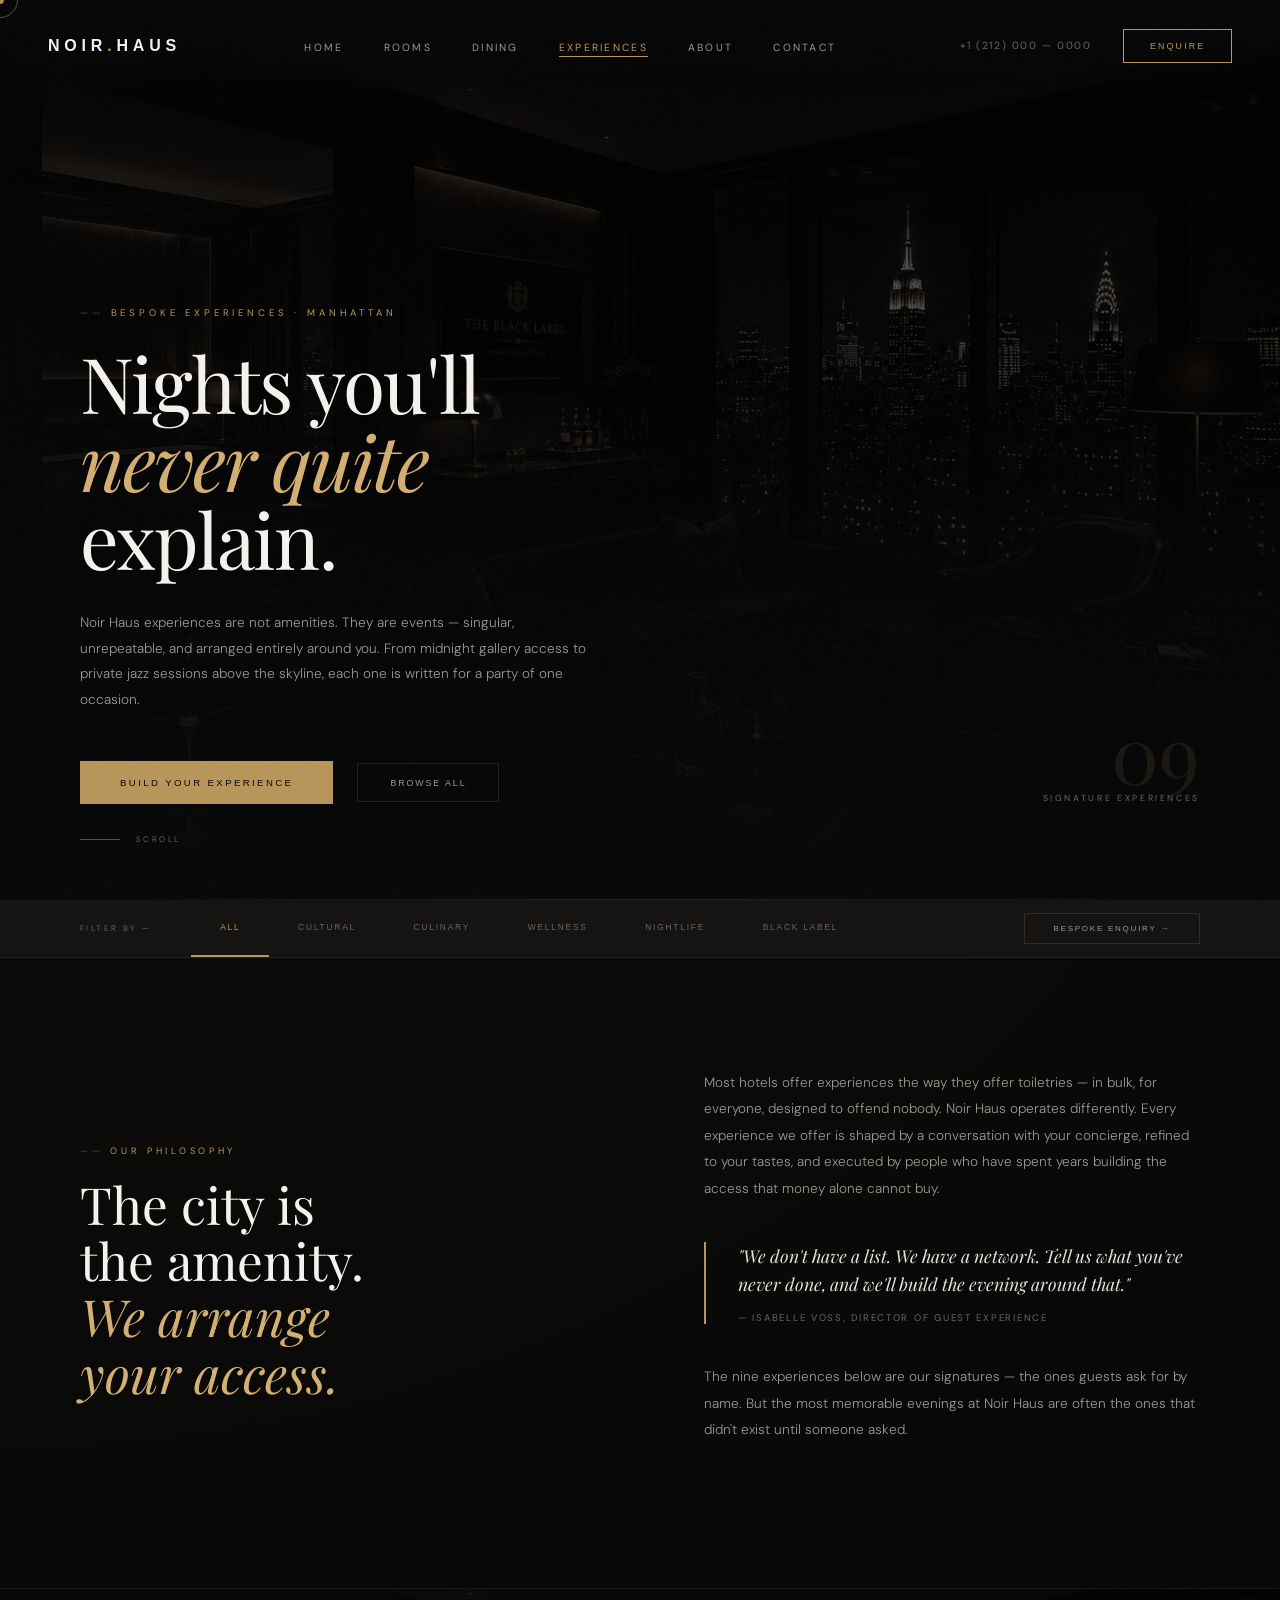
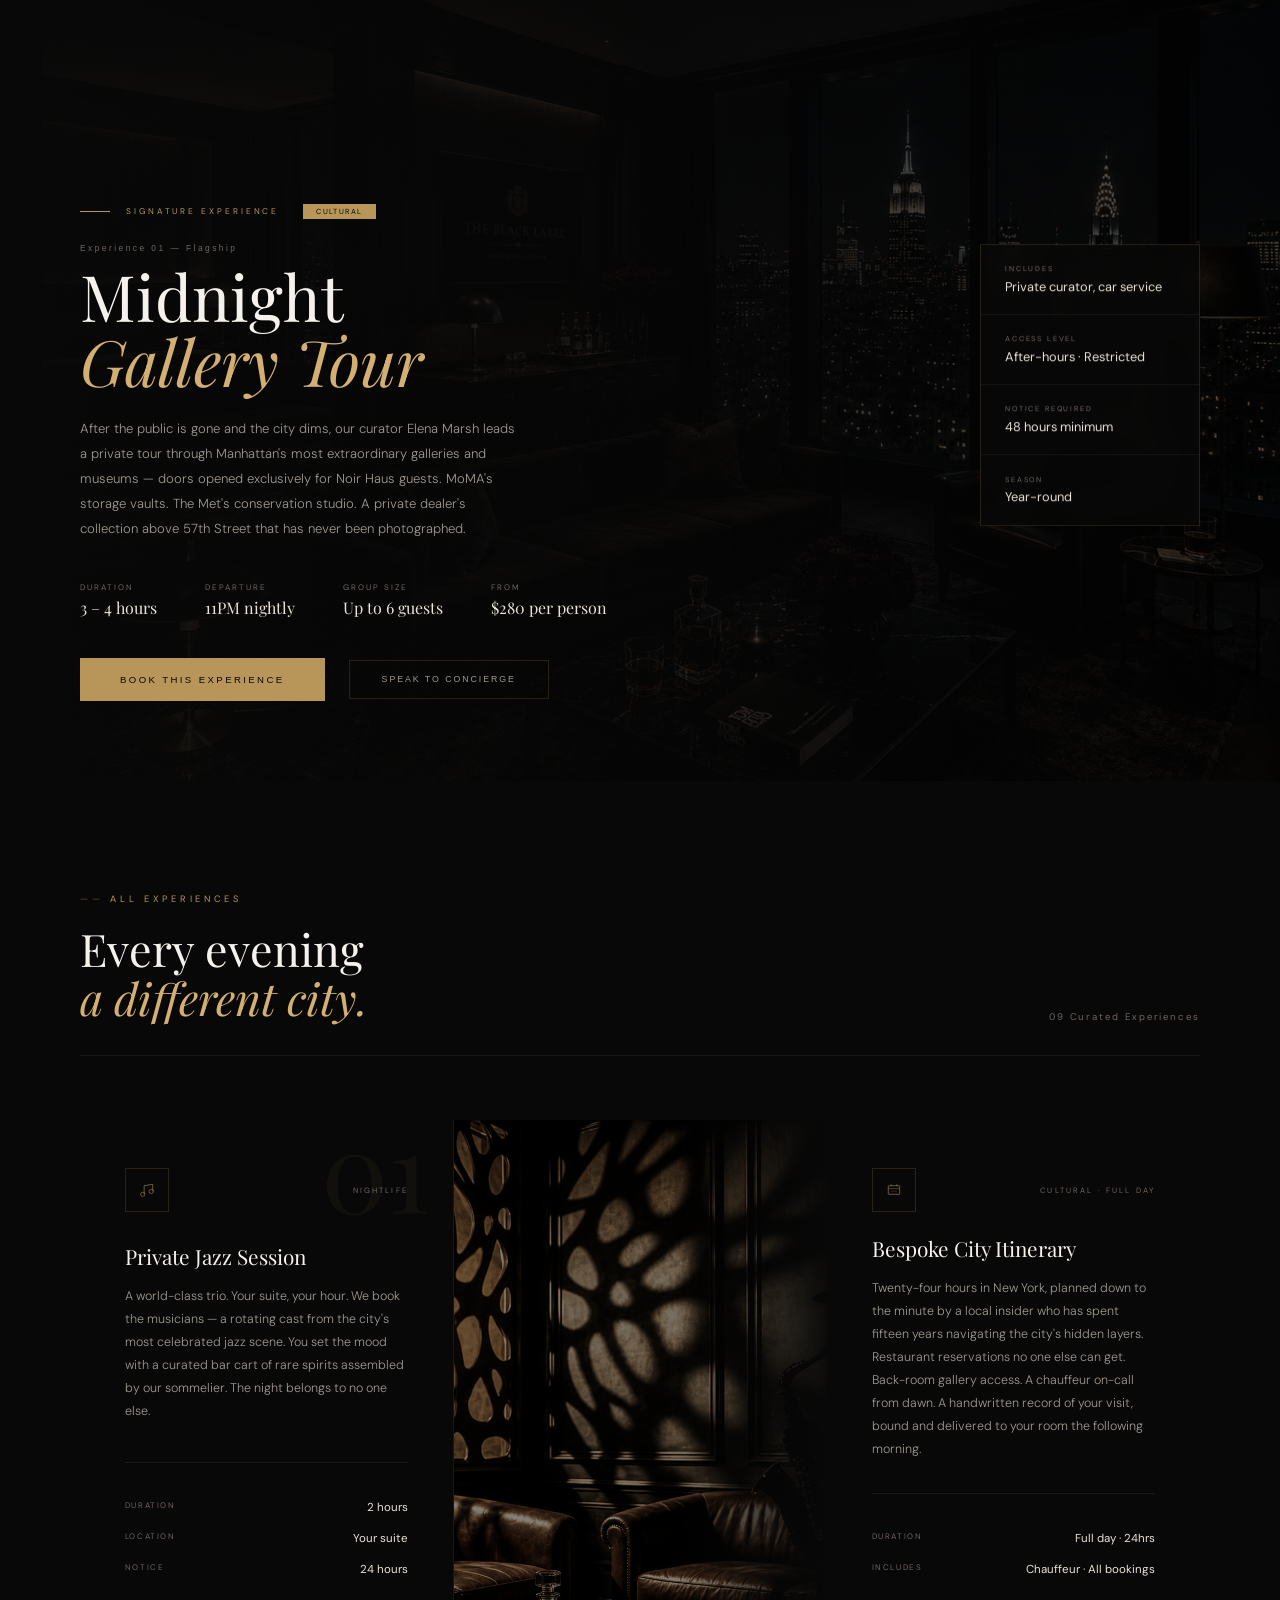
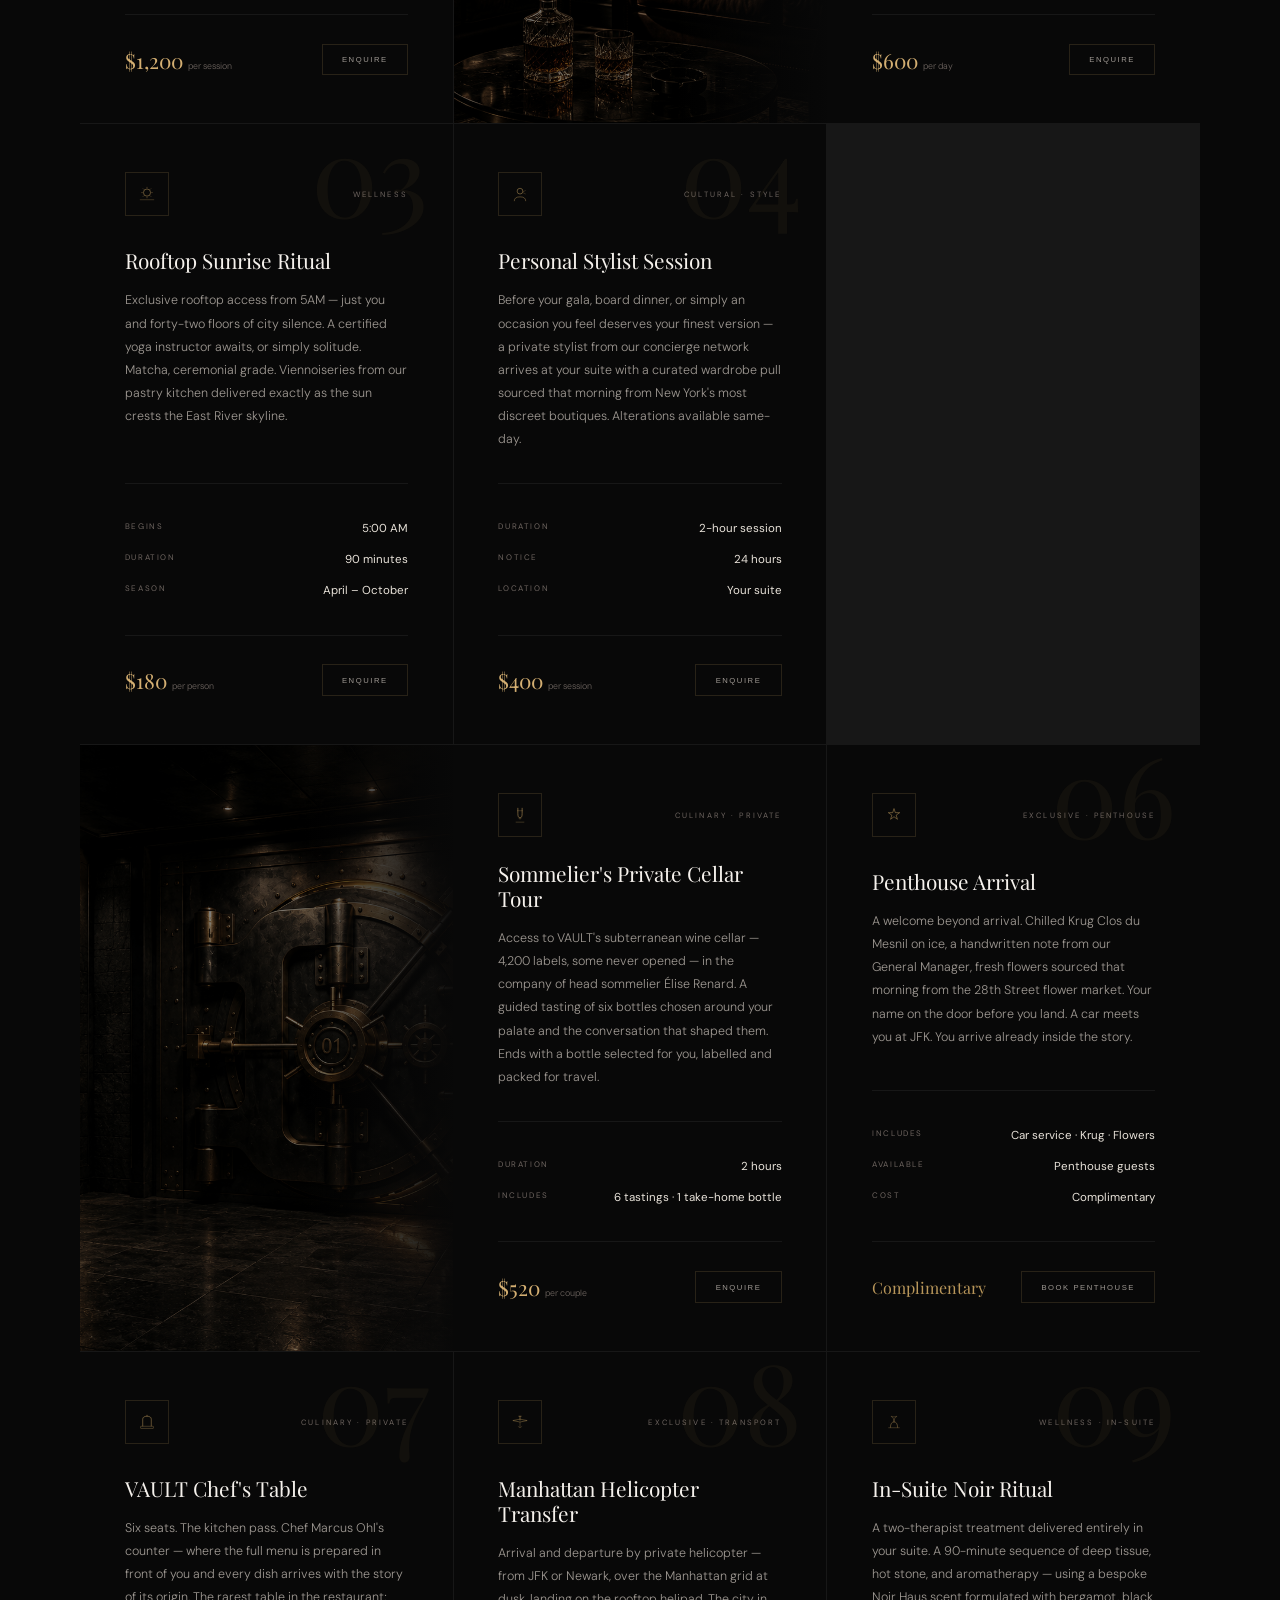
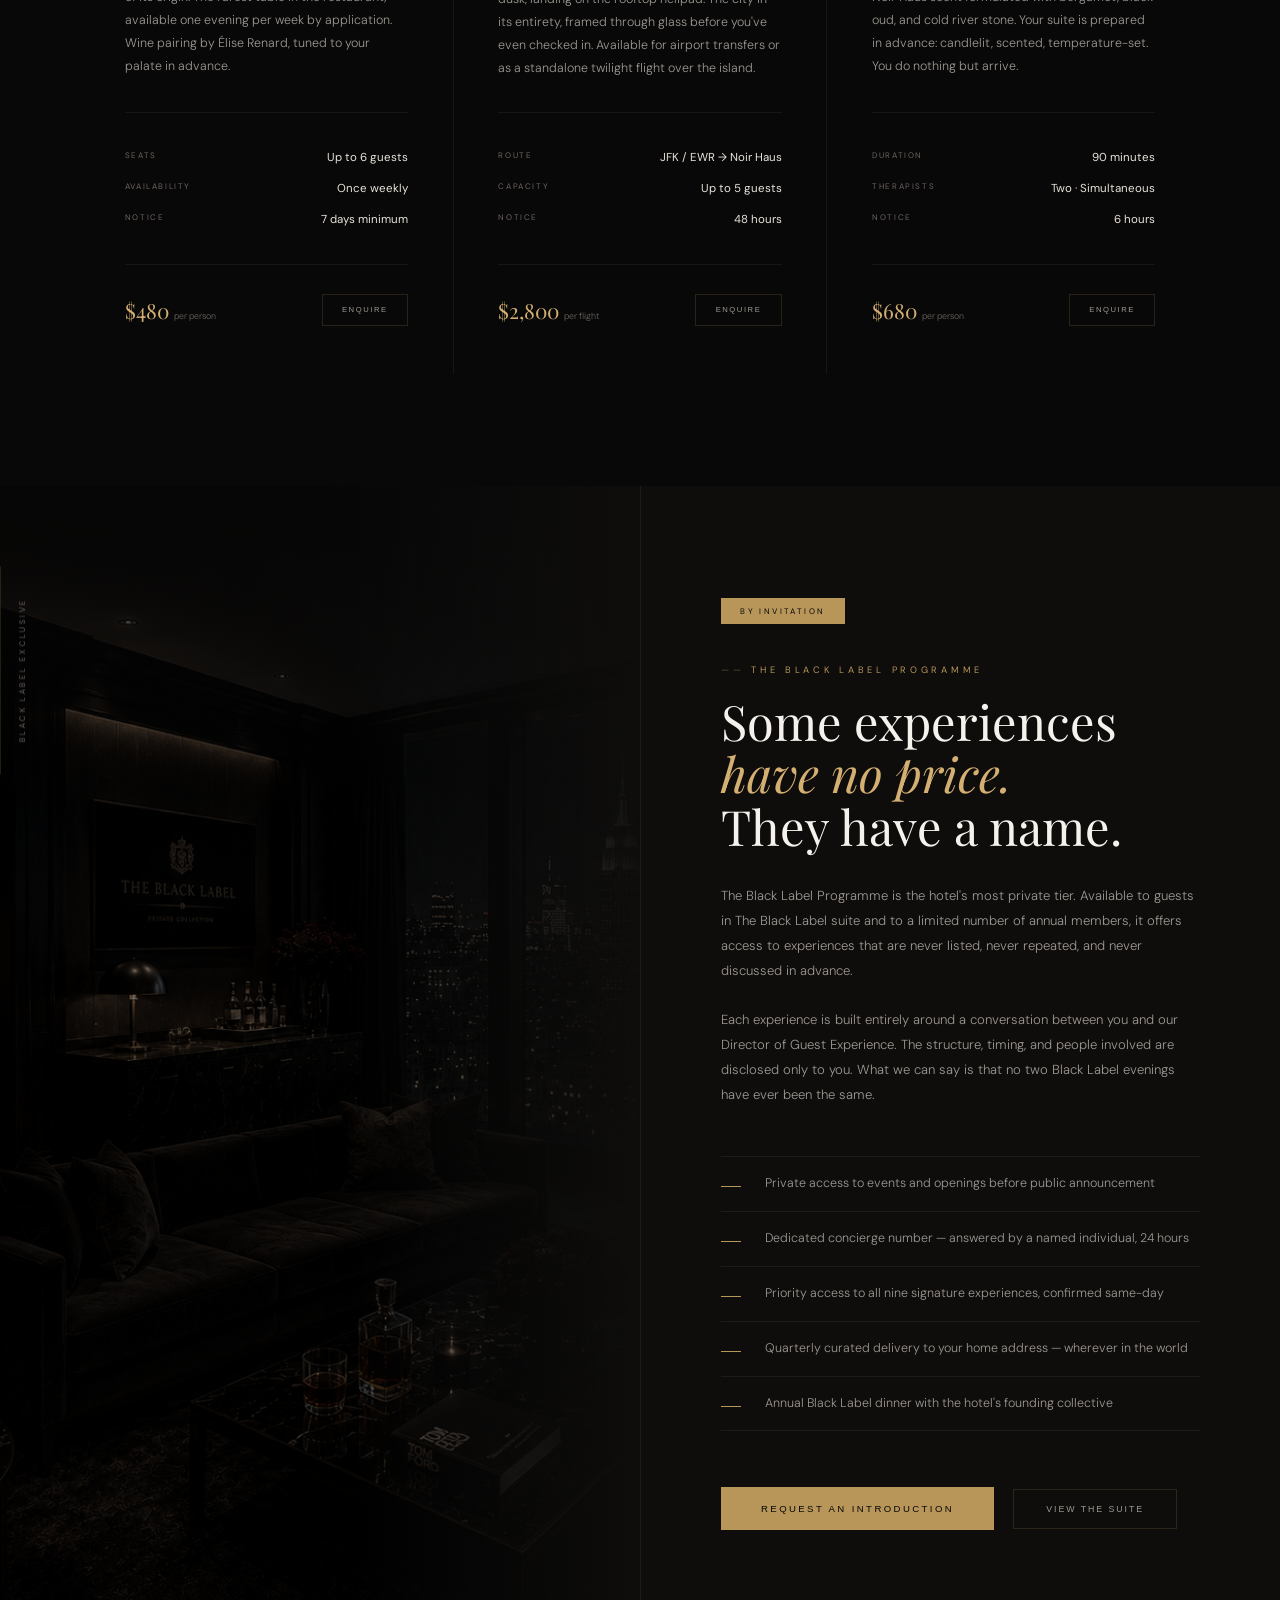
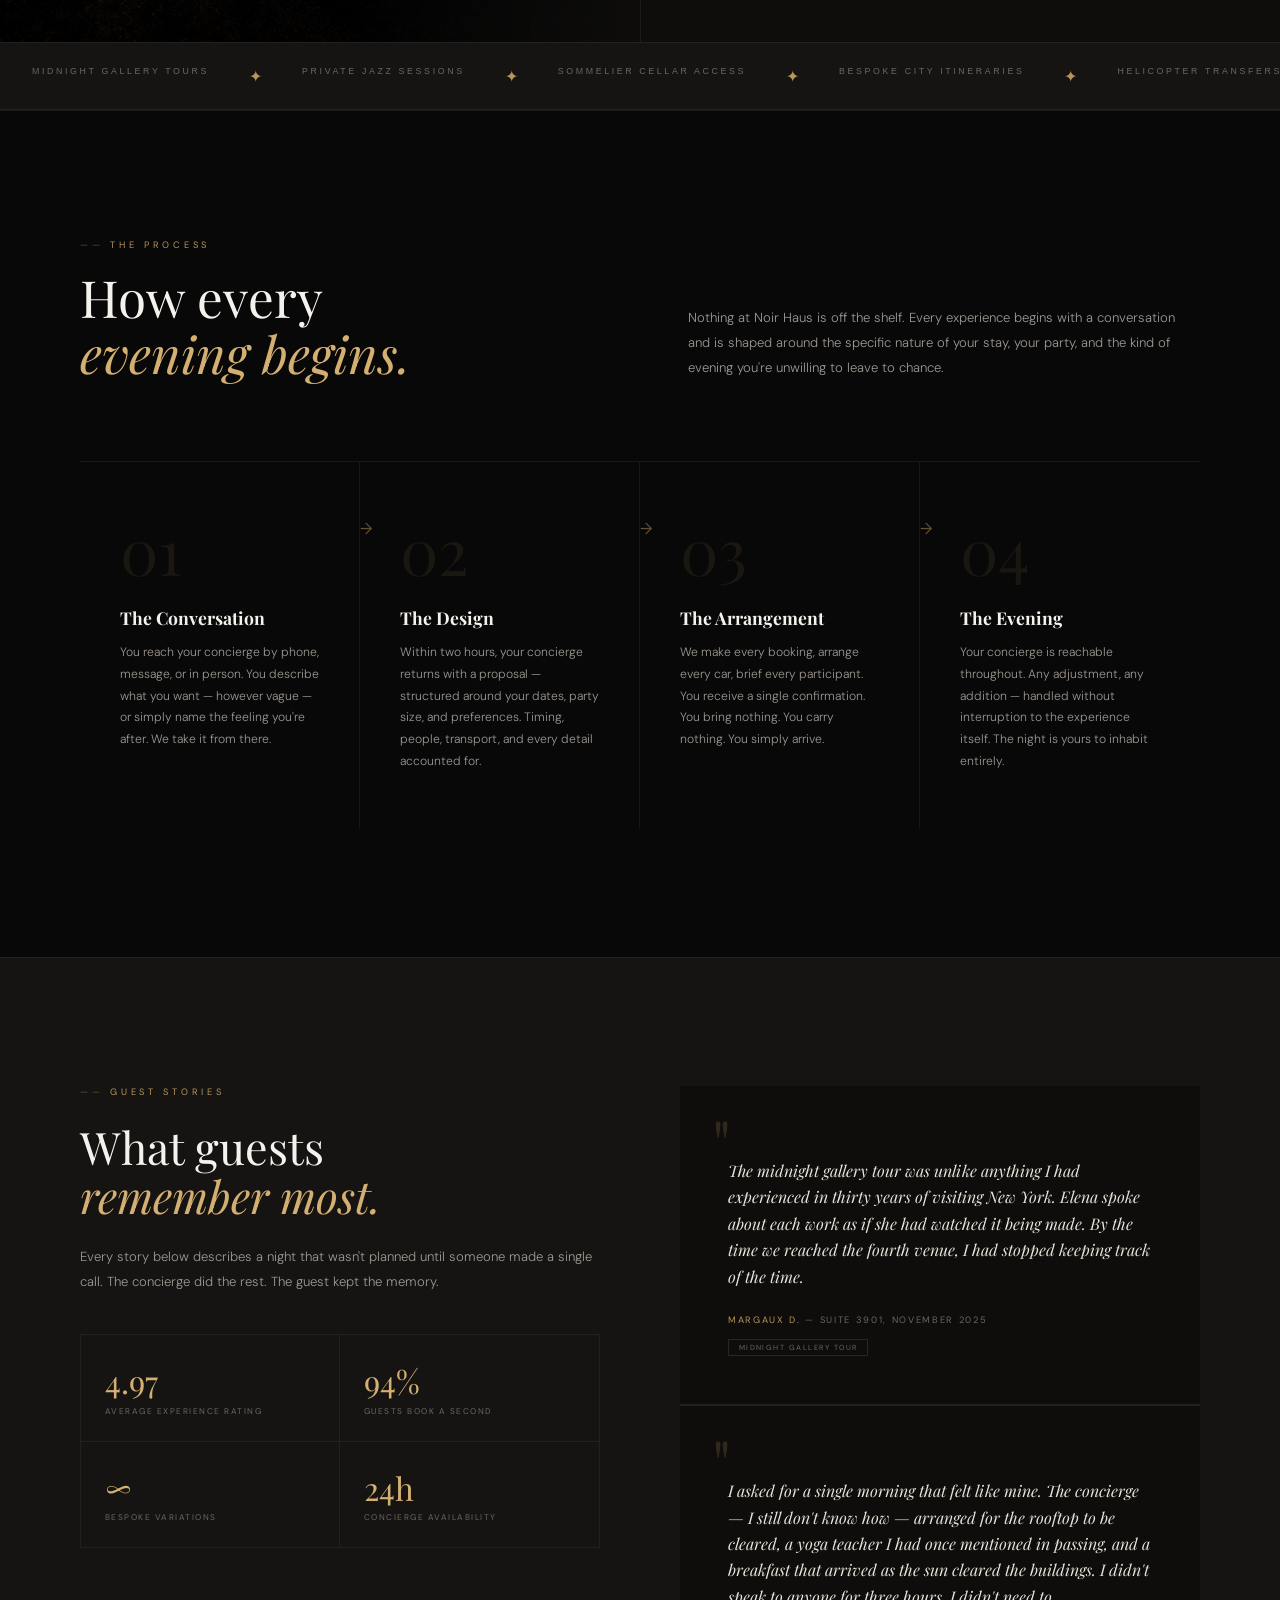
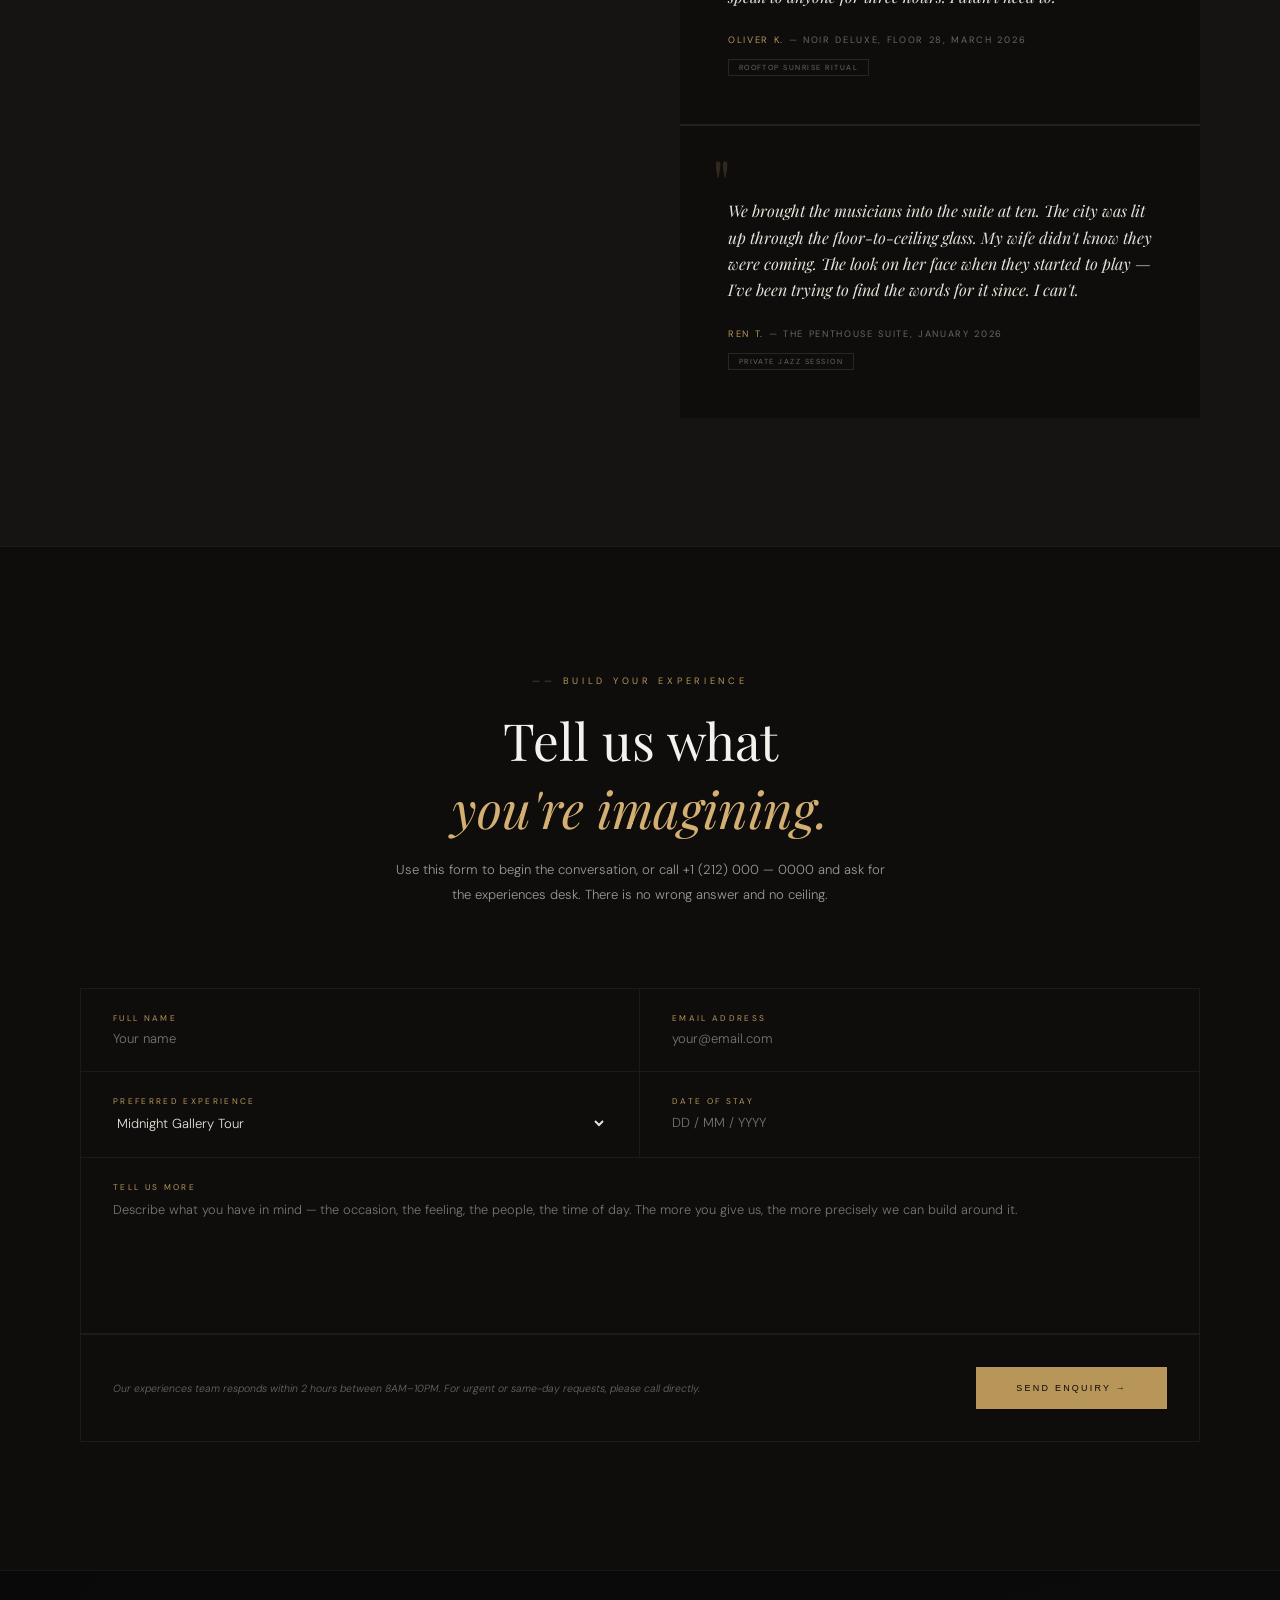
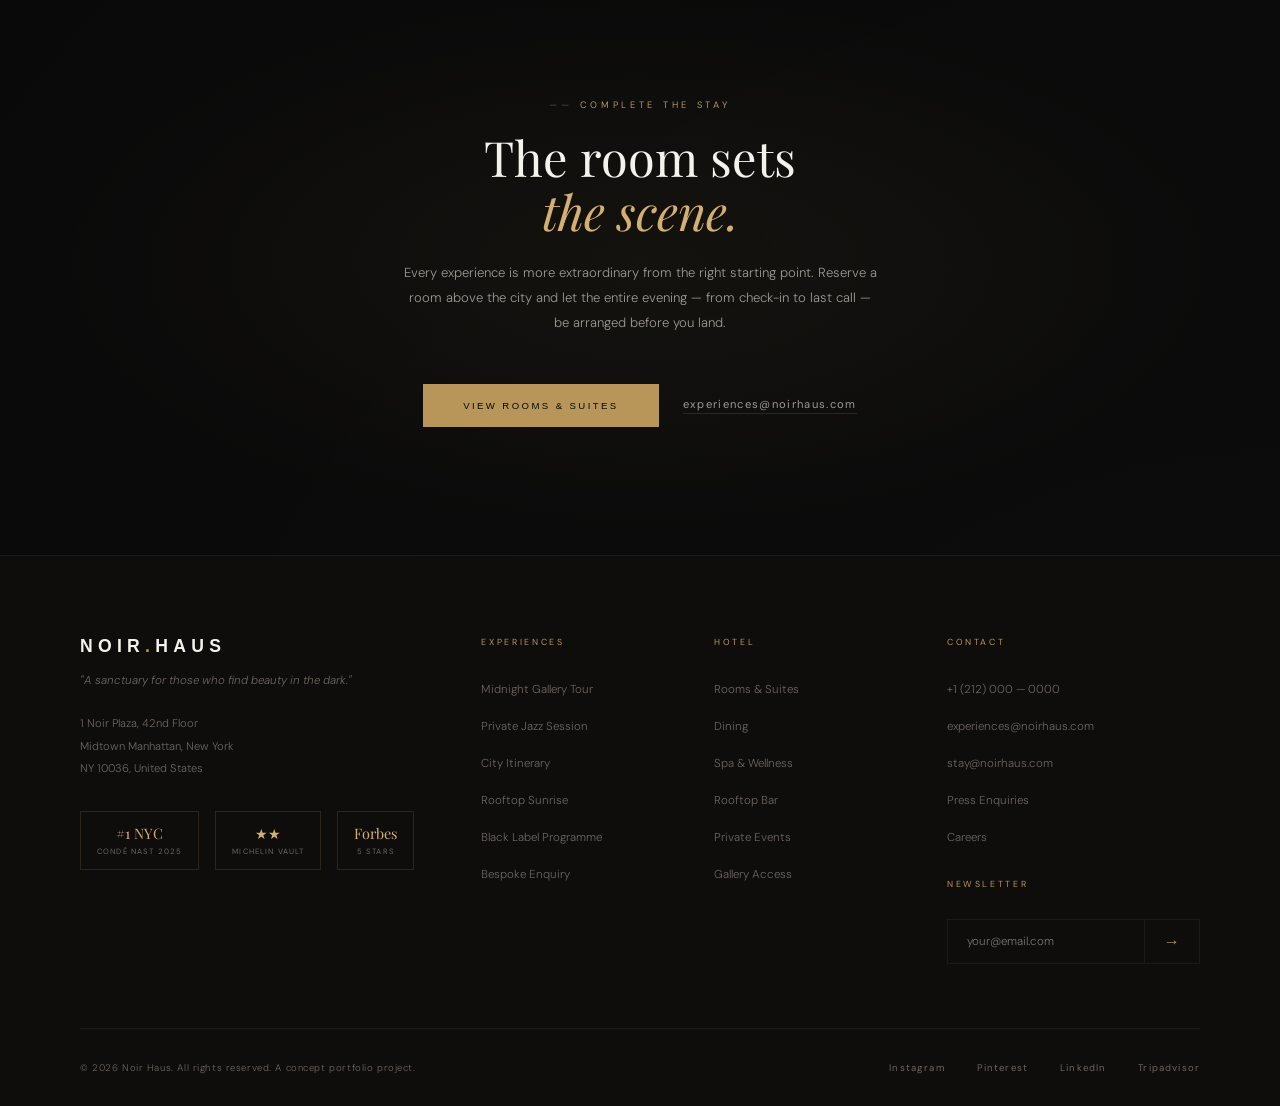
<file: Web Development/NOIRHAUS/experiences.html>
<!DOCTYPE html>
<html lang="en">
<head>
  <meta charset="UTF-8">
  <meta name="viewport" content="width=device-width, initial-scale=1.0">
  <title>Experiences — NOIRHAUS · Midnight Gallery · Private Jazz · City Itineraries</title>
  <meta name="description" content="Noir Haus experiences are not amenities — they are events. Midnight gallery tours, private jazz sessions, bespoke city itineraries. Each one unrepeatable.">
  <link rel="preconnect" href="https://fonts.googleapis.com">
  <link href="https://fonts.googleapis.com/css2?family=Playfair+Display:ital,wght@0,400;0,500;0,600;1,400;1,500&family=Syncopate:wght@400;700&family=DM+Sans:ital,wght@0,300;0,400;0,500;1,300&display=swap" rel="stylesheet">
  <style>
    /* ── RESET & ROOT ─────────────────────────────────────────────── */
    *, *::before, *::after { margin: 0; padding: 0; box-sizing: border-box; }
    :root {
      --black:   #080808;
      --void:    #0E0D0C;
      --carbon:  #161412;
      --ash:     #252220;
      --smoke:   #3A3530;
      --mid:     #6E6560;
      --muted:   #9E9892;
      --cream:   #E8E2D9;
      --white:   #F5F1EC;
      --gold:    #B8965A;
      --gold-lt: #D4AF72;
      --red:     #8B2E2E;
      --border:  rgba(184,150,90,0.18);
      --border2: rgba(255,255,255,0.06);
      --trans:   cubic-bezier(0.25, 0.46, 0.45, 0.94);
    }
    html { scroll-behavior: smooth; }
    body {
      font-family: 'DM Sans', sans-serif;
      background: radial-gradient(circle at top left, rgba(184,150,90,0.05), transparent 16%),
                  radial-gradient(circle at bottom right, rgba(255,255,255,0.02), transparent 22%),
                  var(--black);
      color: var(--cream);
      overflow-x: hidden;
      cursor: none;
    }
    body::before {
      content: '';
      position: fixed; inset: 0;
      background-image: url("data:image/svg+xml,%3Csvg viewBox='0 0 256 256' xmlns='http://www.w3.org/2000/svg'%3E%3Cfilter id='noise'%3E%3CfeTurbulence type='fractalNoise' baseFrequency='0.9' numOctaves='4' stitchTiles='stitch'/%3E%3C/filter%3E%3Crect width='100%25' height='100%25' filter='url(%23noise)' opacity='0.04'/%3E%3C/svg%3E");
      pointer-events: none; z-index: 9990; opacity: 0.5;
    }

    /* ── PAGE LOADER ─────────────────────────────────────────────── */
    .page-loader {
      position: fixed; inset: 0; background: var(--black);
      z-index: 10000; display: flex; flex-direction: column;
      align-items: center; justify-content: center; gap: 2rem;
      transition: opacity 0.8s var(--trans), visibility 0.8s;
    }
    .page-loader.done { opacity: 0; visibility: hidden; }
    .loader-logo { font-family: 'Syncopate', sans-serif; font-size: 1.2rem; font-weight: 700; letter-spacing: 0.4em; color: var(--white); }
    .loader-logo span { color: var(--gold); }
    .loader-bar { width: 200px; height: 1px; background: var(--ash); overflow: hidden; }
    .loader-fill { height: 100%; background: var(--gold); width: 0%; transition: width 0.05s linear; }

    /* ── CURSOR ──────────────────────────────────────────────────── */
    .cursor {
      position: fixed; width: 8px; height: 8px; background: var(--gold);
      border-radius: 50%; pointer-events: none; z-index: 9999;
      transform: translate(-50%,-50%);
      transition: transform 0.1s, width 0.3s, height 0.3s, background 0.3s;
      mix-blend-mode: difference;
    }
    .cursor.expanded { width: 60px; height: 60px; background: rgba(184,150,90,0.15); }
    .cursor-ring {
      position: fixed; width: 36px; height: 36px;
      border: 1px solid rgba(184,150,90,0.5); border-radius: 50%;
      pointer-events: none; z-index: 9998;
      transform: translate(-50%,-50%);
      transition: transform 0.18s ease, width 0.3s, height 0.3s, opacity 0.3s;
    }

    /* ── NAV ─────────────────────────────────────────────────────── */
    nav {
      position: fixed; top: 0; left: 0; right: 0; z-index: 500;
      display: flex; justify-content: space-between; align-items: center;
      padding: 1.8rem 3rem;
      background: rgba(8,8,8,0.08); backdrop-filter: blur(14px);
      box-shadow: 0 24px 80px rgba(0,0,0,0.16);
      transition: padding 0.4s var(--trans), background 0.4s;
    }
    nav.scrolled {
      padding: 1.2rem 3rem; background: rgba(8,8,8,0.96);
      backdrop-filter: blur(12px); border-bottom: 1px solid var(--border2);
    }
    nav::before {
      content: ''; position: absolute; inset: 0;
      background: linear-gradient(to bottom, rgba(8,8,8,0.85) 0%, rgba(8,8,8,0) 100%);
      pointer-events: none; transition: opacity 0.4s;
    }
    nav.scrolled::before { opacity: 0; }
    .nav-logo { font-family: 'Syncopate', sans-serif; font-size: 1rem; font-weight: 700; letter-spacing: 0.3em; color: var(--white); text-decoration: none; position: relative; }
    .nav-logo span { color: var(--gold); }
    .nav-links { display: flex; gap: 2.5rem; list-style: none; position: relative; }
    .nav-links a { font-size: 0.65rem; letter-spacing: 0.22em; text-transform: uppercase; color: var(--muted); text-decoration: none; transition: color 0.3s; position: relative; }
    .nav-links a.active { color: var(--gold); }
    .nav-links a::after { content: ''; position: absolute; bottom: -3px; left: 0; width: 0; height: 1px; background: var(--gold); transition: width 0.3s; }
    .nav-links a:hover { color: var(--white); }
    .nav-links a:hover::after, .nav-links a.active::after { width: 100%; }
    .nav-actions { display: flex; align-items: center; gap: 2rem; position: relative; }
    .nav-tel { font-size: 0.65rem; letter-spacing: 0.15em; color: var(--mid); }
    .btn-reserve { font-family: 'Syncopate', sans-serif; font-size: 0.55rem; letter-spacing: 0.25em; text-transform: uppercase; padding: 0.7rem 1.6rem; background: transparent; border: 1px solid var(--gold); color: var(--gold); cursor: none; transition: background 0.3s, color 0.3s; }
    .btn-reserve:hover { background: var(--gold); color: var(--black); }
    .nav-hamburger { display: none; flex-direction: column; gap: 5px; cursor: pointer; padding: 4px; background: none; border: none; z-index: 600; }
    .nav-hamburger span { display: block; width: 22px; height: 1px; background: var(--muted); transition: transform 0.3s, opacity 0.3s, background 0.3s; transform-origin: center; }
    .nav-hamburger.open span:nth-child(1) { transform: translateY(6px) rotate(45deg); background: var(--gold); }
    .nav-hamburger.open span:nth-child(2) { opacity: 0; }
    .nav-hamburger.open span:nth-child(3) { transform: translateY(-6px) rotate(-45deg); background: var(--gold); }
    .mobile-menu { display: none; position: fixed; inset: 0; background: var(--void); z-index: 400; flex-direction: column; justify-content: center; align-items: center; gap: 2.5rem; opacity: 0; transform: translateY(-10px); transition: opacity 0.4s, transform 0.4s; pointer-events: none; }
    .mobile-menu.open { opacity: 1; transform: translateY(0); pointer-events: all; }
    .mobile-menu a { font-family: 'Playfair Display', serif; font-size: 2rem; font-weight: 400; color: var(--cream); text-decoration: none; letter-spacing: 0.05em; transition: color 0.3s; }
    .mobile-menu a:hover, .mobile-menu a.active { color: var(--gold); }
    .mobile-menu-tel { font-size: 0.7rem; letter-spacing: 0.2em; color: var(--mid); margin-top: 1rem; }
    .mobile-menu-reserve { font-family: 'Syncopate', sans-serif; font-size: 0.58rem; letter-spacing: 0.25em; text-transform: uppercase; padding: 0.9rem 2.5rem; background: transparent; border: 1px solid var(--gold); color: var(--gold); cursor: pointer; margin-top: 1rem; transition: background 0.3s, color 0.3s; }
    .mobile-menu-reserve:hover { background: var(--gold); color: var(--black); }

    /* ── SHARED BUTTONS ──────────────────────────────────────────── */
    .btn-primary { font-family: 'Syncopate', sans-serif; font-size: 0.6rem; letter-spacing: 0.25em; text-transform: uppercase; padding: 1rem 2.5rem; background: var(--gold); color: var(--black); border: none; cursor: none; transition: background 0.3s, transform 0.2s; display: inline-block; }
    .btn-primary:hover { background: var(--gold-lt); transform: translateY(-1px); }
    .btn-outline { font-family: 'Syncopate', sans-serif; font-size: 0.55rem; letter-spacing: 0.22em; text-transform: uppercase; padding: 0.85rem 2rem; background: transparent; border: 1px solid var(--border); color: var(--muted); cursor: none; transition: border-color 0.3s, color 0.3s; }
    .btn-outline:hover { border-color: var(--gold); color: var(--gold); }

    /* ── SECTION SHARED ──────────────────────────────────────────── */
    .section-eyebrow { font-size: 0.58rem; letter-spacing: 0.4em; text-transform: uppercase; color: var(--gold); margin-bottom: 1.2rem; }
    .section-eyebrow::before { content: '—— '; opacity: 0.5; }

    /* ── ANIMATIONS ──────────────────────────────────────────────── */
    @keyframes fadeUp { from { opacity:0; transform:translateY(28px); } to { opacity:1; transform:translateY(0); } }
    @keyframes fadeIn { from { opacity:0; } to { opacity:1; } }
    @keyframes marquee { from { transform: translateX(0); } to { transform: translateX(-50%); } }
    .reveal-on-scroll { opacity: 0; transform: translateY(32px); transition: opacity 0.85s var(--trans), transform 0.85s var(--trans); }
    .reveal-on-scroll.revealed { opacity: 1; transform: translateY(0); }
    .reveal-d1 { transition-delay: 0.1s; }
    .reveal-d2 { transition-delay: 0.2s; }
    .reveal-d3 { transition-delay: 0.3s; }
    .reveal-d4 { transition-delay: 0.4s; }

    /* ── HERO ────────────────────────────────────────────────────── */
    .exp-hero {
      position: relative; height: 100vh; min-height: 620px;
      display: flex; align-items: flex-end; overflow: hidden;
    }
    .exp-hero-img {
      position: absolute; inset: 0; width: 100%; height: 100%;
      object-fit: cover; object-position: center 25%;
      filter: brightness(0.35) saturate(0.7);
      transform: scale(1.06); transition: transform 8s var(--trans);
    }
    .exp-hero-img.loaded { transform: scale(1.0); }
    .exp-hero-overlay {
      position: absolute; inset: 0; z-index: 1;
      background:
        linear-gradient(to top, rgba(8,8,8,1) 0%, rgba(8,8,8,0.55) 38%, rgba(8,8,8,0.08) 65%, rgba(8,8,8,0.3) 100%),
        linear-gradient(to right, rgba(8,8,8,0.5) 0%, transparent 55%);
    }
    .exp-hero-content { position: relative; z-index: 2; padding: 0 5rem 6rem; max-width: 880px; }
    .exp-hero-eyebrow { font-size: 0.6rem; letter-spacing: 0.4em; text-transform: uppercase; color: var(--gold); margin-bottom: 1.5rem; opacity: 0; animation: fadeUp 0.8s 0.5s forwards; }
    .exp-hero-eyebrow::before { content: '—— '; opacity: 0.5; }
    .exp-hero-title { font-family: 'Playfair Display', serif; font-size: clamp(3.2rem, 6vw, 6.5rem); font-weight: 400; line-height: 1.02; letter-spacing: -0.025em; color: var(--white); margin-bottom: 2rem; opacity: 0; animation: fadeUp 0.9s 0.7s forwards; }
    .exp-hero-title em { font-style: italic; color: var(--gold-lt); }
    .exp-hero-desc { font-size: 0.85rem; font-weight: 300; line-height: 1.9; color: var(--muted); max-width: 520px; margin-bottom: 3rem; opacity: 0; animation: fadeUp 0.8s 0.9s forwards; }
    .exp-hero-ctas { display: flex; align-items: center; gap: 1.5rem; opacity: 0; animation: fadeUp 0.8s 1.1s forwards; flex-wrap: wrap; }
    /* Side scroll indicator with count */
    .exp-hero-count {
      position: absolute; right: 5rem; bottom: 6rem; z-index: 3;
      text-align: right; opacity: 0; animation: fadeIn 1s 1.3s forwards;
    }
    .exp-hero-count-num { font-family: 'Playfair Display', serif; font-size: 5rem; line-height: 1; color: rgba(184,150,90,0.12); display: block; }
    .exp-hero-count-label { font-size: 0.55rem; letter-spacing: 0.3em; text-transform: uppercase; color: var(--mid); }
    .exp-hero-rule { position: absolute; bottom: 0; left: 0; right: 0; z-index: 2; height: 1px; background: linear-gradient(90deg, transparent, var(--border), transparent); }
    /* Scroll cue */
    .scroll-cue { position: absolute; left: 5rem; bottom: 3.5rem; z-index: 3; display: flex; align-items: center; gap: 1rem; opacity: 0; animation: fadeIn 1s 1.5s forwards; }
    .scroll-cue-line { width: 40px; height: 1px; background: var(--gold); opacity: 0.5; }
    .scroll-cue-text { font-size: 0.5rem; letter-spacing: 0.3em; text-transform: uppercase; color: var(--mid); }

    /* ── FILTER NAV ──────────────────────────────────────────────── */
    .filter-nav {
      background: var(--carbon); border-bottom: 1px solid var(--border2);
      position: sticky; top: 0; z-index: 90;
    }
    .filter-nav-inner {
      max-width: 1400px; margin: 0 auto;
      display: flex; align-items: center; padding: 0 5rem; overflow-x: auto;
    }
    .filter-nav-label { font-size: 0.5rem; letter-spacing: 0.3em; text-transform: uppercase; color: var(--mid); margin-right: 2.5rem; white-space: nowrap; flex-shrink: 0; }
    .filter-btn { font-family: 'Syncopate', sans-serif; font-size: 0.52rem; letter-spacing: 0.22em; text-transform: uppercase; color: var(--mid); padding: 1.4rem 1.8rem; border: none; background: none; cursor: none; border-bottom: 2px solid transparent; transition: color 0.3s, border-color 0.3s; white-space: nowrap; }
    .filter-btn:hover { color: var(--cream); }
    .filter-btn.active { color: var(--gold); border-bottom-color: var(--gold); }
    .filter-nav-enquire { margin-left: auto; font-family: 'Syncopate', sans-serif; font-size: 0.5rem; letter-spacing: 0.22em; text-transform: uppercase; padding: 0.65rem 1.8rem; background: transparent; border: 1px solid var(--border); color: var(--muted); cursor: none; transition: border-color 0.3s, color 0.3s; white-space: nowrap; flex-shrink: 0; }
    .filter-nav-enquire:hover { border-color: var(--gold); color: var(--gold); }

    /* ── INTRO STATEMENT ─────────────────────────────────────────── */
    .intro-statement {
      padding: 7rem 5rem;
      display: grid; grid-template-columns: 1fr 1fr; gap: 8rem; align-items: center;
      border-bottom: 1px solid var(--border2);
    }
    .intro-title { font-family: 'Playfair Display', serif; font-size: clamp(2.4rem, 4vw, 4rem); font-weight: 400; line-height: 1.1; color: var(--white); }
    .intro-title em { font-style: italic; color: var(--gold-lt); }
    .intro-body { font-size: 0.85rem; font-weight: 300; line-height: 1.95; color: var(--muted); margin-bottom: 2rem; }
    .intro-quote { border-left: 2px solid var(--gold); padding-left: 2rem; margin: 2.5rem 0; }
    .intro-quote-text { font-family: 'Playfair Display', serif; font-size: 1.1rem; font-style: italic; color: var(--cream); line-height: 1.6; margin-bottom: 0.8rem; }
    .intro-quote-attr { font-size: 0.6rem; letter-spacing: 0.18em; text-transform: uppercase; color: var(--mid); }

    /* ── FEATURED EXPERIENCE ─────────────────────────────────────── */
    .featured-exp {
      position: relative; height: 88vh; min-height: 600px;
      overflow: hidden; cursor: none;
    }
    .featured-exp-img { width: 100%; height: 100%; object-fit: cover; filter: brightness(0.45) saturate(0.75); transition: transform 0.8s var(--trans); }
    .featured-exp:hover .featured-exp-img { transform: scale(1.04); }
    .featured-exp-overlay {
      position: absolute; inset: 0;
      background: linear-gradient(to right, rgba(8,8,8,0.97) 0%, rgba(8,8,8,0.65) 50%, rgba(8,8,8,0.2) 100%);
    }
    .featured-exp-content {
      position: absolute; inset: 0; z-index: 2;
      display: flex; flex-direction: column; justify-content: flex-end; padding: 5rem;
    }
    .featured-badge { display: inline-flex; align-items: center; gap: 1rem; font-size: 0.52rem; letter-spacing: 0.35em; text-transform: uppercase; color: var(--gold); margin-bottom: 1.5rem; }
    .featured-badge::before { content: ''; display: block; width: 30px; height: 1px; background: var(--gold); }
    .featured-badge-pill { background: var(--gold); color: var(--black); font-size: 0.46rem; letter-spacing: 0.2em; padding: 0.2rem 0.8rem; margin-left: 0.5rem; }
    .featured-exp-num { font-family: 'Syncopate', sans-serif; font-size: 0.52rem; letter-spacing: 0.3em; color: var(--mid); margin-bottom: 0.6rem; }
    .featured-exp-title { font-family: 'Playfair Display', serif; font-size: clamp(2.8rem, 5vw, 5.5rem); font-weight: 400; line-height: 1.02; color: var(--white); margin-bottom: 1.5rem; }
    .featured-exp-title em { font-style: italic; color: var(--gold-lt); }
    .featured-exp-desc { font-size: 0.82rem; font-weight: 300; color: var(--muted); line-height: 1.9; max-width: 440px; margin-bottom: 2.5rem; }
    .featured-exp-meta { display: flex; gap: 3rem; margin-bottom: 2.5rem; flex-wrap: wrap; }
    .featured-meta-label { font-size: 0.5rem; letter-spacing: 0.25em; text-transform: uppercase; color: var(--mid); margin-bottom: 0.3rem; }
    .featured-meta-val { font-family: 'Playfair Display', serif; font-size: 1rem; color: var(--cream); }
    .featured-exp-actions { display: flex; gap: 1.5rem; align-items: center; flex-wrap: wrap; }
    /* Right side detail panel */
    .featured-exp-detail {
      position: absolute; right: 5rem; top: 50%; transform: translateY(-50%);
      z-index: 3; display: flex; flex-direction: column; gap: 0;
      border: 1px solid var(--border); background: rgba(8,8,8,0.75); backdrop-filter: blur(12px);
      width: 220px;
    }
    .fed-row { padding: 1.2rem 1.5rem; border-bottom: 1px solid var(--border2); }
    .fed-row:last-child { border-bottom: none; }
    .fed-row-label { font-size: 0.46rem; letter-spacing: 0.25em; text-transform: uppercase; color: var(--mid); margin-bottom: 0.3rem; }
    .fed-row-val { font-size: 0.8rem; color: var(--cream); }

    /* ── EXPERIENCES GRID ────────────────────────────────────────── */
    .exp-grid-section { padding: 7rem 5rem; background: var(--black); }
    .exp-grid-header { display: flex; justify-content: space-between; align-items: flex-end; margin-bottom: 4rem; padding-bottom: 2rem; border-bottom: 1px solid var(--border2); }
    .exp-grid-title { font-family: 'Playfair Display', serif; font-size: clamp(2rem, 3.5vw, 3rem); font-weight: 400; line-height: 1.1; color: var(--white); }
    .exp-grid-title em { font-style: italic; color: var(--gold-lt); }
    .exp-grid-count { font-size: 0.6rem; letter-spacing: 0.2em; color: var(--mid); }

    .exp-grid { display: grid; grid-template-columns: repeat(3, 1fr); gap: 1px; background: var(--border2); }
    .exp-card {
      background: var(--black); padding: 3rem 2.8rem;
      display: flex; flex-direction: column; gap: 0;
      position: relative; overflow: hidden; cursor: none;
      transition: background 0.4s;
    }
    .exp-card:hover { background: var(--void); }
    .exp-card::before {
      content: ''; position: absolute; top: 0; left: 0;
      width: 100%; height: 2px; background: linear-gradient(90deg, var(--gold), var(--gold-lt));
      transform: scaleX(0); transform-origin: left;
      transition: transform 0.4s var(--trans);
    }
    .exp-card:hover::before { transform: scaleX(1); }
    /* Large background number */
    .exp-card-bg-num {
      position: absolute; top: -0.5rem; right: 1.5rem;
      font-family: 'Playfair Display', serif; font-size: 7rem; line-height: 1;
      color: rgba(184,150,90,0.06); user-select: none; pointer-events: none;
      transition: color 0.4s;
    }
    .exp-card:hover .exp-card-bg-num { color: rgba(184,150,90,0.1); }
    .exp-card-header { display: flex; align-items: center; justify-content: space-between; margin-bottom: 2rem; }
    .exp-card-icon {
      width: 44px; height: 44px; border: 1px solid var(--border);
      display: flex; align-items: center; justify-content: center;
      color: var(--gold); flex-shrink: 0;
      transition: border-color 0.3s, background 0.3s;
    }
    .exp-card:hover .exp-card-icon { border-color: var(--gold); background: rgba(184,150,90,0.06); }
    .exp-card-category { font-size: 0.48rem; letter-spacing: 0.28em; text-transform: uppercase; color: var(--mid); }
    .exp-card-title { font-family: 'Playfair Display', serif; font-size: 1.3rem; font-weight: 400; color: var(--white); margin-bottom: 1rem; line-height: 1.2; }
    .exp-card-desc { font-size: 0.78rem; font-weight: 300; color: var(--muted); line-height: 1.85; flex: 1; margin-bottom: 2rem; }
    .exp-card-details { display: flex; flex-direction: column; gap: 0; border-top: 1px solid var(--border2); padding-top: 1.8rem; margin-top: auto; }
    .exp-card-detail-row { display: flex; justify-content: space-between; padding: 0.5rem 0; }
    .exp-card-detail-label { font-size: 0.5rem; letter-spacing: 0.2em; text-transform: uppercase; color: var(--mid); }
    .exp-card-detail-val { font-size: 0.72rem; color: var(--cream); }
    .exp-card-footer { display: flex; justify-content: space-between; align-items: center; margin-top: 1.8rem; padding-top: 1.8rem; border-top: 1px solid var(--border2); }
    .exp-card-price { font-family: 'Playfair Display', serif; font-size: 1.3rem; color: var(--gold-lt); }
    .exp-card-price span { font-family: 'DM Sans', sans-serif; font-size: 0.55rem; color: var(--mid); font-weight: 300; }
    .exp-card-btn { font-family: 'Syncopate', sans-serif; font-size: 0.48rem; letter-spacing: 0.2em; text-transform: uppercase; padding: 0.65rem 1.2rem; background: transparent; border: 1px solid var(--border); color: var(--muted); cursor: none; transition: all 0.3s; }
    .exp-card-btn:hover { background: var(--gold); border-color: var(--gold); color: var(--black); }
    /* Wide card spanning 2 cols */
    .exp-card.wide { grid-column: span 2; display: grid; grid-template-columns: 1fr 1fr; gap: 0; padding: 0; }
    .exp-card.wide .exp-card-img-side { position: relative; overflow: hidden; min-height: 380px; }
    .exp-card.wide .exp-card-img { width: 100%; height: 100%; object-fit: cover; filter: brightness(0.5) saturate(0.75); transition: transform 0.7s var(--trans); }
    .exp-card.wide:hover .exp-card-img { transform: scale(1.05); }
    .exp-card.wide .exp-card-img-overlay { position: absolute; inset: 0; background: linear-gradient(to right, transparent 60%, rgba(8,8,8,0.95) 100%); }
    .exp-card.wide .exp-card-body { padding: 3rem 2.8rem; display: flex; flex-direction: column; justify-content: space-between; }
    .exp-card.wide .exp-card-body .exp-card-bg-num { display: none; }

    /* ── BLACK LABEL ACCESS ──────────────────────────────────────── */
    .black-label-section {
      position: relative; overflow: hidden;
      background: var(--void);
    }
    .bls-inner {
      display: grid; grid-template-columns: 1fr 1fr; min-height: 80vh;
    }
    .bls-img-side { position: relative; overflow: hidden; }
    .bls-img { width: 100%; height: 100%; object-fit: cover; filter: brightness(0.45) saturate(0.7); transition: transform 0.8s var(--trans); }
    .bls-img-side:hover .bls-img { transform: scale(1.04); }
    .bls-img-overlay { position: absolute; inset: 0; background: linear-gradient(to right, transparent 55%, rgba(14,13,12,0.97) 100%), linear-gradient(to bottom, rgba(8,8,8,0.6), transparent 30%); }
    .bls-content {
      padding: 7rem 5rem; display: flex; flex-direction: column; justify-content: center;
      border-left: 1px solid var(--border2); position: relative;
    }
    .bls-access-tag {
      display: inline-flex; align-items: center; gap: 0.8rem; margin-bottom: 2.5rem;
      font-size: 0.5rem; letter-spacing: 0.3em; text-transform: uppercase;
      color: var(--black); background: var(--gold); padding: 0.5rem 1.2rem;
      width: fit-content;
    }
    .bls-title { font-family: 'Playfair Display', serif; font-size: clamp(2.4rem, 3.8vw, 3.8rem); font-weight: 400; line-height: 1.08; color: var(--white); margin-bottom: 2rem; }
    .bls-title em { font-style: italic; color: var(--gold-lt); }
    .bls-desc { font-size: 0.82rem; font-weight: 300; line-height: 1.9; color: var(--muted); margin-bottom: 3rem; }
    .bls-list { list-style: none; margin-bottom: 3.5rem; display: flex; flex-direction: column; gap: 0; border-top: 1px solid var(--border2); }
    .bls-list li { display: flex; align-items: baseline; gap: 1.5rem; padding: 1.1rem 0; border-bottom: 1px solid var(--border2); font-size: 0.78rem; font-weight: 300; color: var(--muted); line-height: 1.5; }
    .bls-list li::before { content: ''; display: block; width: 20px; height: 1px; background: var(--gold); flex-shrink: 0; margin-top: 0.5rem; }
    .bls-actions { display: flex; gap: 1.2rem; align-items: center; flex-wrap: wrap; }
    /* Floating label top-left corner of image */
    .bls-corner-label {
      position: absolute; left: 0; top: 5rem; z-index: 3;
      writing-mode: vertical-rl; text-orientation: mixed; transform: rotate(180deg);
      font-size: 0.5rem; letter-spacing: 0.3em; text-transform: uppercase;
      color: var(--mid); padding: 2rem 1rem;
      border-right: 1px solid var(--border);
    }

    /* ── MARQUEE ─────────────────────────────────────────────────── */
    .marquee-strip {
      overflow: hidden; border-top: 1px solid var(--border2); border-bottom: 1px solid var(--border2);
      padding: 1.4rem 0; background: var(--carbon);
    }
    .marquee-inner { display: flex; white-space: nowrap; animation: marquee 28s linear infinite; }
    .marquee-text { font-family: 'Syncopate', sans-serif; font-size: 0.55rem; letter-spacing: 0.3em; text-transform: uppercase; color: var(--mid); padding: 0 2rem; }
    .marquee-sep { color: var(--gold); padding: 0 0.5rem; }

    /* ── HOW IT WORKS ────────────────────────────────────────────── */
    .how-it-works { padding: 8rem 5rem; background: var(--black); border-top: 1px solid var(--border2); }
    .hiw-inner { max-width: 1400px; margin: 0 auto; }
    .hiw-header { display: grid; grid-template-columns: 1fr 1fr; gap: 6rem; align-items: end; margin-bottom: 5rem; }
    .hiw-title { font-family: 'Playfair Display', serif; font-size: clamp(2.4rem, 4vw, 4rem); font-weight: 400; line-height: 1.08; color: var(--white); }
    .hiw-title em { font-style: italic; color: var(--gold-lt); }
    .hiw-intro { font-size: 0.82rem; font-weight: 300; line-height: 1.9; color: var(--muted); }
    .hiw-steps { display: grid; grid-template-columns: repeat(4, 1fr); gap: 0; border-top: 1px solid var(--border2); }
    .hiw-step { padding: 3.5rem 2.5rem; border-right: 1px solid var(--border2); position: relative; }
    .hiw-step:last-child { border-right: none; }
    .hiw-step-num { font-family: 'Playfair Display', serif; font-size: 4rem; line-height: 1; color: rgba(184,150,90,0.1); margin-bottom: 1.5rem; }
    .hiw-step-title { font-family: 'Playfair Display', serif; font-size: 1.1rem; color: var(--white); margin-bottom: 0.8rem; }
    .hiw-step-desc { font-size: 0.76rem; font-weight: 300; color: var(--muted); line-height: 1.8; }
    /* Connector arrow */
    .hiw-step:not(:last-child)::after { content: '→'; position: absolute; right: -0.8rem; top: 3.5rem; color: var(--gold); font-size: 1rem; opacity: 0.5; z-index: 2; }

    /* ── TESTIMONIALS ────────────────────────────────────────────── */
    .testimonials { padding: 8rem 5rem; background: var(--carbon); border-top: 1px solid var(--border2); }
    .test-inner { max-width: 1400px; margin: 0 auto; display: grid; grid-template-columns: 1fr 1fr; gap: 5rem; align-items: start; }
    .test-left { position: sticky; top: 8rem; }
    .test-eyebrow { font-size: 0.58rem; letter-spacing: 0.4em; text-transform: uppercase; color: var(--gold); margin-bottom: 1.5rem; }
    .test-eyebrow::before { content: '—— '; opacity: 0.5; }
    .test-big-title { font-family: 'Playfair Display', serif; font-size: clamp(2.2rem, 3.5vw, 3.5rem); font-weight: 400; line-height: 1.1; color: var(--white); margin-bottom: 1.5rem; }
    .test-big-title em { font-style: italic; color: var(--gold-lt); }
    .test-big-body { font-size: 0.82rem; font-weight: 300; line-height: 1.9; color: var(--muted); margin-bottom: 2.5rem; }
    .test-stats { display: grid; grid-template-columns: 1fr 1fr; gap: 0; border: 1px solid var(--border2); }
    .test-stat { padding: 1.5rem; border-right: 1px solid var(--border2); border-bottom: 1px solid var(--border2); }
    .test-stat:nth-child(even) { border-right: none; }
    .test-stat:nth-child(n+3) { border-bottom: none; }
    .test-stat-num { font-family: 'Playfair Display', serif; font-size: 2rem; color: var(--gold-lt); display: block; margin-bottom: 0.2rem; }
    .test-stat-label { font-size: 0.52rem; letter-spacing: 0.18em; text-transform: uppercase; color: var(--mid); }
    .test-quotes { display: flex; flex-direction: column; gap: 2px; background: var(--border2); }
    .test-quote-card { background: var(--void); padding: 3rem; position: relative; }
    .test-quote-mark { font-family: 'Playfair Display', serif; font-size: 4rem; color: var(--gold); opacity: 0.2; line-height: 1; position: absolute; top: 1.5rem; left: 2rem; }
    .test-quote-text { font-family: 'Playfair Display', serif; font-size: 1.0rem; font-style: italic; color: var(--cream); line-height: 1.65; margin-bottom: 1.5rem; padding-top: 1.5rem; }
    .test-quote-attr { font-size: 0.58rem; letter-spacing: 0.18em; text-transform: uppercase; color: var(--mid); }
    .test-quote-attr strong { color: var(--gold); font-weight: 400; }
    .test-quote-exp { display: inline-block; font-size: 0.46rem; letter-spacing: 0.2em; text-transform: uppercase; border: 1px solid var(--border); color: var(--mid); padding: 0.2rem 0.6rem; margin-top: 0.8rem; }

    /* ── BESPOKE ENQUIRY ─────────────────────────────────────────── */
    .enquiry-section { padding: 8rem 5rem; background: var(--void); border-top: 1px solid var(--border2); }
    .enquiry-inner { max-width: 1200px; margin: 0 auto; }
    .enquiry-header { text-align: center; margin-bottom: 5rem; }
    .enquiry-title { font-family: 'Playfair Display', serif; font-size: clamp(2.4rem, 4vw, 4rem); font-weight: 400; color: var(--white); margin-bottom: 1rem; }
    .enquiry-title em { font-style: italic; color: var(--gold-lt); }
    .enquiry-subtitle { font-size: 0.82rem; font-weight: 300; color: var(--muted); line-height: 1.9; max-width: 500px; margin: 0 auto; }
    /* Form */
    .enquiry-grid { display: grid; grid-template-columns: 1fr 1fr; gap: 0; border: 1px solid var(--border2); margin-bottom: 0; }
    .enq-field { padding: 1.5rem 2rem; border-right: 1px solid var(--border2); border-bottom: 1px solid var(--border2); display: flex; flex-direction: column; gap: 0.4rem; }
    .enq-field:nth-child(even) { border-right: none; }
    .enq-field label { font-size: 0.52rem; letter-spacing: 0.28em; text-transform: uppercase; color: var(--gold); }
    .enq-field input, .enq-field select { background: none; border: none; outline: none; font-family: 'DM Sans', sans-serif; font-size: 0.82rem; color: var(--cream); font-weight: 300; cursor: pointer; width: 100%; }
    .enq-field select option { background: var(--carbon); color: var(--cream); }
    .enq-full { grid-column: span 2; border-right: none !important; }
    .enq-full textarea { background: none; border: none; outline: none; resize: none; font-family: 'DM Sans', sans-serif; font-size: 0.8rem; color: var(--cream); font-weight: 300; width: 100%; height: 110px; line-height: 1.7; }
    .enq-submit-row { display: flex; justify-content: space-between; align-items: center; padding: 2rem; border: 1px solid var(--border2); border-top: none; }
    .enq-note { font-size: 0.65rem; font-weight: 300; color: var(--mid); font-style: italic; }
    .enq-submit { font-family: 'Syncopate', sans-serif; font-size: 0.56rem; letter-spacing: 0.25em; text-transform: uppercase; padding: 1rem 2.5rem; background: var(--gold); color: var(--black); border: none; cursor: none; transition: background 0.3s, transform 0.2s; }
    .enq-submit:hover { background: var(--gold-lt); transform: translateY(-1px); }

    /* ── CTA STRIP ───────────────────────────────────────────────── */
    .cta-strip { padding: 8rem 5rem; text-align: center; border-top: 1px solid var(--border2); background: radial-gradient(ellipse at center, rgba(184,150,90,0.06) 0%, transparent 65%); }
    .cta-eyebrow { font-size: 0.58rem; letter-spacing: 0.4em; text-transform: uppercase; color: var(--gold); margin-bottom: 1.2rem; }
    .cta-eyebrow::before { content: '—— '; opacity: 0.5; }
    .cta-title { font-family: 'Playfair Display', serif; font-size: clamp(2.2rem, 3.8vw, 3.8rem); font-weight: 400; line-height: 1.1; color: var(--white); margin-bottom: 1.5rem; }
    .cta-title em { font-style: italic; color: var(--gold-lt); }
    .cta-desc { font-size: 0.82rem; font-weight: 300; color: var(--muted); line-height: 1.9; max-width: 480px; margin: 0 auto 3rem; }
    .cta-actions { display: flex; gap: 1.5rem; justify-content: center; align-items: center; flex-wrap: wrap; }
    .cta-email-link { font-size: 0.7rem; letter-spacing: 0.12em; color: var(--muted); text-decoration: none; border-bottom: 1px solid var(--border); padding-bottom: 2px; transition: color 0.3s, border-color 0.3s; }
    .cta-email-link:hover { color: var(--gold); border-color: var(--gold); }

    /* ── FOOTER ──────────────────────────────────────────────────── */
    footer { background: var(--void); border-top: 1px solid var(--border2); padding: 5rem 5rem 2rem; }
    .foot-top { display: grid; grid-template-columns: 2fr 1fr 1fr 1.5fr; gap: 4rem; margin-bottom: 4rem; }
    .foot-brand-logo { font-family: 'Syncopate', sans-serif; font-size: 1.1rem; font-weight: 700; letter-spacing: 0.3em; color: var(--white); margin-bottom: 1rem; }
    .foot-brand-logo span { color: var(--gold); }
    .foot-tagline { font-size: 0.72rem; font-style: italic; color: var(--mid); margin-bottom: 1.5rem; font-weight: 300; }
    .foot-address { font-size: 0.7rem; font-weight: 300; color: var(--mid); line-height: 2; margin-bottom: 2rem; }
    .foot-awards { display: flex; gap: 1rem; }
    .award-badge { border: 1px solid var(--border); padding: 0.8rem 1rem; text-align: center; font-family: 'Playfair Display', serif; font-size: 0.9rem; color: var(--gold-lt); line-height: 1.2; }
    .award-badge span { display: block; font-family: 'DM Sans', sans-serif; font-size: 0.48rem; letter-spacing: 0.15em; text-transform: uppercase; color: var(--mid); margin-top: 0.3rem; }
    .foot-col-title { font-size: 0.55rem; letter-spacing: 0.3em; text-transform: uppercase; color: var(--gold); margin-bottom: 1.8rem; }
    .foot-col ul { list-style: none; display: flex; flex-direction: column; gap: 1rem; }
    .foot-col ul a { font-size: 0.72rem; color: var(--mid); text-decoration: none; font-weight: 300; transition: color 0.3s; }
    .foot-col ul a:hover { color: var(--cream); }
    .nl-form { display: flex; border: 1px solid var(--border2); margin-top: 1rem; }
    .nl-input { flex: 1; background: none; border: none; outline: none; padding: 0.8rem 1.2rem; font-family: 'DM Sans', sans-serif; font-size: 0.72rem; color: var(--cream); font-weight: 300; }
    .nl-btn { padding: 0.8rem 1.2rem; background: none; border: none; border-left: 1px solid var(--border2); color: var(--gold); font-size: 1rem; cursor: none; transition: background 0.3s; }
    .nl-btn:hover { background: var(--ash); }
    .foot-bottom { border-top: 1px solid var(--border2); padding-top: 2rem; display: flex; justify-content: space-between; align-items: center; }
    .foot-copy { font-size: 0.6rem; color: var(--mid); font-weight: 300; letter-spacing: 0.06em; }
    .foot-socials { display: flex; gap: 2rem; }
    .foot-socials a { font-size: 0.6rem; color: var(--mid); text-decoration: none; letter-spacing: 0.12em; transition: color 0.3s; }
    .foot-socials a:hover { color: var(--gold); }

    /* ── TOAST ───────────────────────────────────────────────────── */
    .toast { position: fixed; bottom: 3rem; left: 50%; transform: translateX(-50%) translateY(20px); background: var(--ash); border: 1px solid var(--border); color: var(--cream); padding: 1rem 2.5rem; font-size: 0.72rem; letter-spacing: 0.08em; font-weight: 300; z-index: 9995; opacity: 0; pointer-events: none; transition: opacity 0.4s, transform 0.4s; white-space: nowrap; }
    .toast.show { opacity: 1; transform: translateX(-50%) translateY(0); }

    /* ── RESPONSIVE ──────────────────────────────────────────────── */
    @media (max-width: 1100px) {
      nav { padding: 1.5rem 2rem; }
      nav.scrolled { padding: 1rem 2rem; }
      .nav-links { display: none; } .nav-tel { display: none; }
      .nav-hamburger { display: flex; } .mobile-menu { display: flex; }

      .exp-hero-content { padding: 0 2.5rem 5rem; }
      .exp-hero-count { display: none; }
      .scroll-cue { left: 2.5rem; }

      .filter-nav-inner { padding: 0 2rem; }

      .intro-statement { grid-template-columns: 1fr; gap: 3rem; padding: 5rem 2.5rem; }

      .featured-exp-content { padding: 3rem; }
      .featured-exp-detail { display: none; }

      .exp-grid-section { padding: 5rem 2.5rem; }
      .exp-grid { grid-template-columns: 1fr; }
      .exp-card.wide { grid-column: span 1; display: flex; flex-direction: column; }
      .exp-card.wide .exp-card-img-side { min-height: 280px; }
      .exp-card.wide .exp-card-body { padding: 2.5rem; }

      .black-label-section .bls-inner { grid-template-columns: 1fr; }
      .bls-img-side { height: 55vh; }
      .bls-img-overlay { background: linear-gradient(to bottom, transparent 40%, rgba(14,13,12,0.98) 100%); }
      .bls-content { padding: 4rem 2.5rem; border-left: none; border-top: 1px solid var(--border2); }
      .bls-corner-label { display: none; }

      .how-it-works { padding: 5rem 2.5rem; }
      .hiw-header { grid-template-columns: 1fr; gap: 2rem; }
      .hiw-steps { grid-template-columns: 1fr 1fr; }
      .hiw-step:nth-child(even) { border-right: none; }
      .hiw-step::after { display: none; }

      .testimonials { padding: 5rem 2.5rem; }
      .test-inner { grid-template-columns: 1fr; gap: 4rem; }
      .test-left { position: static; }

      .enquiry-section { padding: 5rem 2.5rem; }
      .enquiry-grid { grid-template-columns: 1fr; }
      .enq-field { border-right: none; }
      .enq-full { grid-column: span 1; }
      .enq-submit-row { flex-direction: column; gap: 1.5rem; align-items: flex-start; }

      .cta-strip { padding: 5rem 2.5rem; }

      footer { padding: 4rem 2rem 2rem; }
      .foot-top { grid-template-columns: 1fr 1fr; gap: 3rem; }
      .foot-bottom { flex-direction: column; gap: 1.5rem; text-align: center; }
    }
    @media (max-width: 640px) {
      .exp-hero-title { font-size: 2.8rem; }
      .hiw-steps { grid-template-columns: 1fr; }
      .hiw-step { border-right: none; }
      .foot-top { grid-template-columns: 1fr; }
      .test-stats { grid-template-columns: 1fr 1fr; }
    }
  </style>
</head>
<body>

  <div class="cursor" id="cursor"></div>
  <div class="cursor-ring" id="cursorRing"></div>

  <!-- PAGE LOADER -->
  <div class="page-loader" id="pageLoader">
    <div class="loader-logo">NOIR<span>.</span>HAUS</div>
    <div class="loader-bar"><div class="loader-fill" id="loaderFill"></div></div>
  </div>

  <!-- NAV -->
  <nav id="mainNav">
    <a class="nav-logo" href="index.html">NOIR<span>.</span>HAUS</a>
    <ul class="nav-links">
      <li><a href="index.html">Home</a></li>
      <li><a href="rooms.html">Rooms</a></li>
      <li><a href="dining.html">Dining</a></li>
      <li><a href="experiences.html" class="active">Experiences</a></li>
      <li><a href="#story">About</a></li>
      <li><a href="#contact">Contact</a></li>
    </ul>
    <div class="nav-actions">
      <span class="nav-tel">+1 (212) 000 — 0000</span>
      <button class="btn-reserve" onclick="scrollToEnquiry()">Enquire</button>
      <button class="nav-hamburger" id="hamburger" aria-label="Open menu">
        <span></span><span></span><span></span>
      </button>
    </div>
  </nav>

  <!-- MOBILE MENU -->
  <div class="mobile-menu" id="mobileMenu">
    <a href="index.html" onclick="closeMobileMenu()">Home</a>
    <a href="rooms.html" onclick="closeMobileMenu()">Rooms</a>
    <a href="dining.html" onclick="closeMobileMenu()">Dining</a>
    <a href="experiences.html" class="active" onclick="closeMobileMenu()">Experiences</a>
    <a href="about.html" onclick="closeMobileMenu()">About</a>
    <a href="contact.html" onclick="closeMobileMenu()">Contact</a>
    <div class="mobile-menu-tel">+1 (212) 000 — 0000</div>
    <button class="mobile-menu-reserve" onclick="closeMobileMenu(); scrollToEnquiry();">Build an Experience</button>
  </div>

  <!-- HERO -->
  <section class="exp-hero" id="hero">
    <img src="The Black Label.png" class="exp-hero-img" id="heroImg" alt="Noir Haus private experience" loading="eager">
    <div class="exp-hero-overlay"></div>
    <div class="exp-hero-content">
      <div class="exp-hero-eyebrow">Bespoke Experiences · Manhattan</div>
      <h1 class="exp-hero-title">
        Nights you'll<br>
        <em>never quite</em><br>
        explain.
      </h1>
      <p class="exp-hero-desc">
        Noir Haus experiences are not amenities. They are events — singular, unrepeatable, and arranged entirely around you. From midnight gallery access to private jazz sessions above the skyline, each one is written for a party of one occasion.
      </p>
      <div class="exp-hero-ctas">
        <button class="btn-primary" onclick="scrollToEnquiry()">Build Your Experience</button>
        <button class="btn-outline" onclick="document.getElementById('exp-grid').scrollIntoView({behavior:'smooth'})">Browse All</button>
      </div>
    </div>
    <div class="exp-hero-count">
      <span class="exp-hero-count-num">09</span>
      <div class="exp-hero-count-label">Signature Experiences</div>
    </div>
    <div class="scroll-cue">
      <div class="scroll-cue-line"></div>
      <span class="scroll-cue-text">Scroll</span>
    </div>
    <div class="exp-hero-rule"></div>
  </section>

  <!-- FILTER NAV -->
  <div class="filter-nav">
    <div class="filter-nav-inner">
      <span class="filter-nav-label">Filter by —</span>
      <button class="filter-btn active" onclick="filterExp(this,'all')">All</button>
      <button class="filter-btn" onclick="filterExp(this,'cultural')">Cultural</button>
      <button class="filter-btn" onclick="filterExp(this,'culinary')">Culinary</button>
      <button class="filter-btn" onclick="filterExp(this,'wellness')">Wellness</button>
      <button class="filter-btn" onclick="filterExp(this,'nightlife')">Nightlife</button>
      <button class="filter-btn" onclick="filterExp(this,'exclusive')">Black Label</button>
      <button class="filter-nav-enquire" onclick="scrollToEnquiry()">Bespoke Enquiry →</button>
    </div>
  </div>

  <!-- INTRO STATEMENT -->
  <section class="intro-statement">
    <div class="reveal-on-scroll">
      <div class="section-eyebrow">Our Philosophy</div>
      <h2 class="intro-title">The city is<br>the amenity.<br><em>We arrange</em><br><em>your access.</em></h2>
    </div>
    <div class="reveal-on-scroll reveal-d1">
      <p class="intro-body">Most hotels offer experiences the way they offer toiletries — in bulk, for everyone, designed to offend nobody. Noir Haus operates differently. Every experience we offer is shaped by a conversation with your concierge, refined to your tastes, and executed by people who have spent years building the access that money alone cannot buy.</p>
      <div class="intro-quote">
        <p class="intro-quote-text">"We don't have a list. We have a network. Tell us what you've never done, and we'll build the evening around that."</p>
        <div class="intro-quote-attr">— Isabelle Voss, Director of Guest Experience</div>
      </div>
      <p class="intro-body">The nine experiences below are our signatures — the ones guests ask for by name. But the most memorable evenings at Noir Haus are often the ones that didn't exist until someone asked.</p>
    </div>
  </section>

  <!-- FEATURED: MIDNIGHT GALLERY TOUR -->
  <section class="featured-exp" id="midnight-gallery">
    <img src="The Black Label.png" class="featured-exp-img" alt="Midnight Gallery Tour" loading="lazy">
    <div class="featured-exp-overlay"></div>
    <div class="featured-exp-content">
      <div class="reveal-on-scroll">
        <div class="featured-badge">
          <span>Signature Experience</span>
          <span class="featured-badge-pill">Cultural</span>
        </div>
        <div class="featured-exp-num">Experience 01 — Flagship</div>
        <h2 class="featured-exp-title">Midnight<br><em>Gallery Tour</em></h2>
        <p class="featured-exp-desc">After the public is gone and the city dims, our curator Elena Marsh leads a private tour through Manhattan's most extraordinary galleries and museums — doors opened exclusively for Noir Haus guests. MoMA's storage vaults. The Met's conservation studio. A private dealer's collection above 57th Street that has never been photographed.</p>
        <div class="featured-exp-meta">
          <div class="featured-meta-item">
            <div class="featured-meta-label">Duration</div>
            <div class="featured-meta-val">3 – 4 hours</div>
          </div>
          <div class="featured-meta-item">
            <div class="featured-meta-label">Departure</div>
            <div class="featured-meta-val">11PM nightly</div>
          </div>
          <div class="featured-meta-item">
            <div class="featured-meta-label">Group Size</div>
            <div class="featured-meta-val">Up to 6 guests</div>
          </div>
          <div class="featured-meta-item">
            <div class="featured-meta-label">From</div>
            <div class="featured-meta-val">$280 per person</div>
          </div>
        </div>
        <div class="featured-exp-actions">
          <button class="btn-primary" onclick="openEnquiry('Midnight Gallery Tour')">Book This Experience</button>
          <button class="btn-outline" onclick="showToast('Your concierge will call within the hour.')">Speak to Concierge</button>
        </div>
      </div>
    </div>
    <div class="featured-exp-detail">
      <div class="fed-row">
        <div class="fed-row-label">Includes</div>
        <div class="fed-row-val">Private curator, car service</div>
      </div>
      <div class="fed-row">
        <div class="fed-row-label">Access Level</div>
        <div class="fed-row-val">After-hours · Restricted</div>
      </div>
      <div class="fed-row">
        <div class="fed-row-label">Notice Required</div>
        <div class="fed-row-val">48 hours minimum</div>
      </div>
      <div class="fed-row">
        <div class="fed-row-label">Season</div>
        <div class="fed-row-val">Year-round</div>
      </div>
    </div>
  </section>

  <!-- EXPERIENCES GRID -->
  <section class="exp-grid-section" id="exp-grid">
    <div class="exp-grid-header reveal-on-scroll">
      <div>
        <div class="section-eyebrow">All Experiences</div>
        <h2 class="exp-grid-title">Every evening<br><em>a different city.</em></h2>
      </div>
      <div class="exp-grid-count">09 Curated Experiences</div>
    </div>

    <div class="exp-grid" id="expGridContainer">

      <!-- 01: Private Jazz Session -->
      <div class="exp-card reveal-on-scroll" data-cat="nightlife">
        <div class="exp-card-bg-num">01</div>
        <div class="exp-card-header">
          <div class="exp-card-icon">
            <svg width="20" height="20" viewBox="0 0 28 28" fill="none"><path d="M10 20 L10 8 L22 6 L22 16" stroke="currentColor" stroke-width="1" fill="none" opacity="0.8"/><circle cx="8" cy="20" r="3" stroke="currentColor" stroke-width="1" opacity="0.7"/><circle cx="20" cy="16" r="3" stroke="currentColor" stroke-width="1" opacity="0.7"/></svg>
          </div>
          <div class="exp-card-category">Nightlife</div>
        </div>
        <h3 class="exp-card-title">Private Jazz Session</h3>
        <p class="exp-card-desc">A world-class trio. Your suite, your hour. We book the musicians — a rotating cast from the city's most celebrated jazz scene. You set the mood with a curated bar cart of rare spirits assembled by our sommelier. The night belongs to no one else.</p>
        <div class="exp-card-details">
          <div class="exp-card-detail-row">
            <span class="exp-card-detail-label">Duration</span>
            <span class="exp-card-detail-val">2 hours</span>
          </div>
          <div class="exp-card-detail-row">
            <span class="exp-card-detail-label">Location</span>
            <span class="exp-card-detail-val">Your suite</span>
          </div>
          <div class="exp-card-detail-row">
            <span class="exp-card-detail-label">Notice</span>
            <span class="exp-card-detail-val">24 hours</span>
          </div>
        </div>
        <div class="exp-card-footer">
          <div class="exp-card-price">$1,200 <span>per session</span></div>
          <button class="exp-card-btn" onclick="openEnquiry('Private Jazz Session')">Enquire</button>
        </div>
      </div>

      <!-- 02: Bespoke City Itinerary (wide) -->
      <div class="exp-card wide reveal-on-scroll reveal-d1" data-cat="cultural">
        <div class="exp-card-img-side">
          <img src="Umbra.png" class="exp-card-img" alt="Bespoke City Itinerary" loading="lazy">
          <div class="exp-card-img-overlay"></div>
        </div>
        <div class="exp-card-body">
          <div>
            <div class="exp-card-header" style="margin-bottom:1.5rem;">
              <div class="exp-card-icon">
                <svg width="20" height="20" viewBox="0 0 28 28" fill="none"><rect x="6" y="8" width="16" height="12" rx="1" stroke="currentColor" stroke-width="1" opacity="0.8"/><path d="M10 8 L10 6 M18 8 L18 6" stroke="currentColor" stroke-width="1.2" opacity="0.6"/><line x1="6" y1="12" x2="22" y2="12" stroke="currentColor" stroke-width="0.9" opacity="0.5"/><line x1="10" y1="15.5" x2="18" y2="15.5" stroke="currentColor" stroke-width="0.8" opacity="0.4"/></svg>
              </div>
              <div class="exp-card-category">Cultural · Full Day</div>
            </div>
            <h3 class="exp-card-title">Bespoke City Itinerary</h3>
            <p class="exp-card-desc">Twenty-four hours in New York, planned down to the minute by a local insider who has spent fifteen years navigating the city's hidden layers. Restaurant reservations no one else can get. Back-room gallery access. A chauffeur on-call from dawn. A handwritten record of your visit, bound and delivered to your room the following morning.</p>
          </div>
          <div>
            <div class="exp-card-details">
              <div class="exp-card-detail-row">
                <span class="exp-card-detail-label">Duration</span>
                <span class="exp-card-detail-val">Full day · 24hrs</span>
              </div>
              <div class="exp-card-detail-row">
                <span class="exp-card-detail-label">Includes</span>
                <span class="exp-card-detail-val">Chauffeur · All bookings</span>
              </div>
            </div>
            <div class="exp-card-footer">
              <div class="exp-card-price">$600 <span>per day</span></div>
              <button class="exp-card-btn" onclick="openEnquiry('Bespoke City Itinerary')">Enquire</button>
            </div>
          </div>
        </div>
      </div>

      <!-- 03: Rooftop Sunrise Ritual -->
      <div class="exp-card reveal-on-scroll" data-cat="wellness">
        <div class="exp-card-bg-num">03</div>
        <div class="exp-card-header">
          <div class="exp-card-icon">
            <svg width="20" height="20" viewBox="0 0 28 28" fill="none"><circle cx="14" cy="12" r="5" stroke="currentColor" stroke-width="1" opacity="0.7"/><path d="M14 4 L14 6 M14 18 L14 20 M6 12 L8 12 M20 12 L22 12 M8.3 6.3 L9.7 7.7 M18.3 16.3 L19.7 17.7 M8.3 17.7 L9.7 16.3 M18.3 7.7 L19.7 6.3" stroke="currentColor" stroke-width="1" opacity="0.5"/><line x1="4" y1="22" x2="24" y2="22" stroke="currentColor" stroke-width="1" opacity="0.4"/></svg>
          </div>
          <div class="exp-card-category">Wellness</div>
        </div>
        <h3 class="exp-card-title">Rooftop Sunrise Ritual</h3>
        <p class="exp-card-desc">Exclusive rooftop access from 5AM — just you and forty-two floors of city silence. A certified yoga instructor awaits, or simply solitude. Matcha, ceremonial grade. Viennoiseries from our pastry kitchen delivered exactly as the sun crests the East River skyline.</p>
        <div class="exp-card-details">
          <div class="exp-card-detail-row">
            <span class="exp-card-detail-label">Begins</span>
            <span class="exp-card-detail-val">5:00 AM</span>
          </div>
          <div class="exp-card-detail-row">
            <span class="exp-card-detail-label">Duration</span>
            <span class="exp-card-detail-val">90 minutes</span>
          </div>
          <div class="exp-card-detail-row">
            <span class="exp-card-detail-label">Season</span>
            <span class="exp-card-detail-val">April – October</span>
          </div>
        </div>
        <div class="exp-card-footer">
          <div class="exp-card-price">$180 <span>per person</span></div>
          <button class="exp-card-btn" onclick="openEnquiry('Rooftop Sunrise Ritual')">Enquire</button>
        </div>
      </div>

      <!-- 04: Personal Stylist Session -->
      <div class="exp-card reveal-on-scroll reveal-d1" data-cat="cultural">
        <div class="exp-card-bg-num">04</div>
        <div class="exp-card-header">
          <div class="exp-card-icon">
            <svg width="20" height="20" viewBox="0 0 28 28" fill="none"><circle cx="14" cy="10" r="4" stroke="currentColor" stroke-width="1" opacity="0.7"/><path d="M6 24 Q6 18 14 18 Q22 18 22 24" stroke="currentColor" stroke-width="1" fill="none" opacity="0.6"/><path d="M18 11 L22 9 M18 12 L22 14" stroke="currentColor" stroke-width="0.8" opacity="0.4"/></svg>
          </div>
          <div class="exp-card-category">Cultural · Style</div>
        </div>
        <h3 class="exp-card-title">Personal Stylist Session</h3>
        <p class="exp-card-desc">Before your gala, board dinner, or simply an occasion you feel deserves your finest version — a private stylist from our concierge network arrives at your suite with a curated wardrobe pull sourced that morning from New York's most discreet boutiques. Alterations available same-day.</p>
        <div class="exp-card-details">
          <div class="exp-card-detail-row">
            <span class="exp-card-detail-label">Duration</span>
            <span class="exp-card-detail-val">2-hour session</span>
          </div>
          <div class="exp-card-detail-row">
            <span class="exp-card-detail-label">Notice</span>
            <span class="exp-card-detail-val">24 hours</span>
          </div>
          <div class="exp-card-detail-row">
            <span class="exp-card-detail-label">Location</span>
            <span class="exp-card-detail-val">Your suite</span>
          </div>
        </div>
        <div class="exp-card-footer">
          <div class="exp-card-price">$400 <span>per session</span></div>
          <button class="exp-card-btn" onclick="openEnquiry('Personal Stylist Session')">Enquire</button>
        </div>
      </div>

      <!-- 05: Sommelier's Cellar Tour (wide) -->
      <div class="exp-card wide reveal-on-scroll" data-cat="culinary">
        <div class="exp-card-img-side">
          <img src="Vault.png" class="exp-card-img" alt="Sommelier Cellar Tour" loading="lazy">
          <div class="exp-card-img-overlay"></div>
        </div>
        <div class="exp-card-body">
          <div>
            <div class="exp-card-header" style="margin-bottom:1.5rem;">
              <div class="exp-card-icon">
                <svg width="20" height="20" viewBox="0 0 28 28" fill="none"><path d="M11 4 L11 12 Q11 18 14 18 Q17 18 17 12 L17 4" stroke="currentColor" stroke-width="1" opacity="0.8"/><line x1="10" y1="8" x2="18" y2="8" stroke="currentColor" stroke-width="0.8" opacity="0.5"/><path d="M12 18 Q14 22 16 18" stroke="currentColor" stroke-width="0.8" opacity="0.5" fill="none"/><line x1="8" y1="24" x2="20" y2="24" stroke="currentColor" stroke-width="1" opacity="0.4"/></svg>
              </div>
              <div class="exp-card-category">Culinary · Private</div>
            </div>
            <h3 class="exp-card-title">Sommelier's Private Cellar Tour</h3>
            <p class="exp-card-desc">Access to VAULT's subterranean wine cellar — 4,200 labels, some never opened — in the company of head sommelier Élise Renard. A guided tasting of six bottles chosen around your palate and the conversation that shaped them. Ends with a bottle selected for you, labelled and packed for travel.</p>
          </div>
          <div>
            <div class="exp-card-details">
              <div class="exp-card-detail-row">
                <span class="exp-card-detail-label">Duration</span>
                <span class="exp-card-detail-val">2 hours</span>
              </div>
              <div class="exp-card-detail-row">
                <span class="exp-card-detail-label">Includes</span>
                <span class="exp-card-detail-val">6 tastings · 1 take-home bottle</span>
              </div>
            </div>
            <div class="exp-card-footer">
              <div class="exp-card-price">$520 <span>per couple</span></div>
              <button class="exp-card-btn" onclick="openEnquiry('Sommelier\'s Cellar Tour')">Enquire</button>
            </div>
          </div>
        </div>
      </div>

      <!-- 06: Penthouse Arrival -->
      <div class="exp-card reveal-on-scroll" data-cat="exclusive">
        <div class="exp-card-bg-num">06</div>
        <div class="exp-card-header">
          <div class="exp-card-icon">
            <svg width="20" height="20" viewBox="0 0 28 28" fill="none"><path d="M14 5 L15.8 10.7 L22 10.7 L17 14.3 L18.8 20 L14 16.4 L9.2 20 L11 14.3 L6 10.7 L12.2 10.7 Z" stroke="currentColor" stroke-width="1" fill="none" opacity="0.7"/></svg>
          </div>
          <div class="exp-card-category">Exclusive · Penthouse</div>
        </div>
        <h3 class="exp-card-title">Penthouse Arrival</h3>
        <p class="exp-card-desc">A welcome beyond arrival. Chilled Krug Clos du Mesnil on ice, a handwritten note from our General Manager, fresh flowers sourced that morning from the 28th Street flower market. Your name on the door before you land. A car meets you at JFK. You arrive already inside the story.</p>
        <div class="exp-card-details">
          <div class="exp-card-detail-row">
            <span class="exp-card-detail-label">Includes</span>
            <span class="exp-card-detail-val">Car service · Krug · Flowers</span>
          </div>
          <div class="exp-card-detail-row">
            <span class="exp-card-detail-label">Available</span>
            <span class="exp-card-detail-val">Penthouse guests</span>
          </div>
          <div class="exp-card-detail-row">
            <span class="exp-card-detail-label">Cost</span>
            <span class="exp-card-detail-val">Complimentary</span>
          </div>
        </div>
        <div class="exp-card-footer">
          <div class="exp-card-price" style="font-size:1rem;color:var(--gold);">Complimentary</div>
          <button class="exp-card-btn" onclick="window.location='rooms.html'">Book Penthouse</button>
        </div>
      </div>

      <!-- 07: Private VAULT Chef's Table -->
      <div class="exp-card reveal-on-scroll reveal-d1" data-cat="culinary">
        <div class="exp-card-bg-num">07</div>
        <div class="exp-card-header">
          <div class="exp-card-icon">
            <svg width="20" height="20" viewBox="0 0 28 28" fill="none"><path d="M8 20 L8 10 Q8 6 14 6 Q20 6 20 10 L20 20" stroke="currentColor" stroke-width="1" fill="none" opacity="0.7"/><rect x="5" y="20" width="18" height="3" rx="0.5" stroke="currentColor" stroke-width="0.9" opacity="0.5"/><line x1="14" y1="6" x2="14" y2="4" stroke="currentColor" stroke-width="1.2" opacity="0.6"/></svg>
          </div>
          <div class="exp-card-category">Culinary · Private</div>
        </div>
        <h3 class="exp-card-title">VAULT Chef's Table</h3>
        <p class="exp-card-desc">Six seats. The kitchen pass. Chef Marcus Ohl's counter — where the full menu is prepared in front of you and every dish arrives with the story of its origin. The rarest table in the restaurant; available one evening per week by application. Wine pairing by Élise Renard, tuned to your palate in advance.</p>
        <div class="exp-card-details">
          <div class="exp-card-detail-row">
            <span class="exp-card-detail-label">Seats</span>
            <span class="exp-card-detail-val">Up to 6 guests</span>
          </div>
          <div class="exp-card-detail-row">
            <span class="exp-card-detail-label">Availability</span>
            <span class="exp-card-detail-val">Once weekly</span>
          </div>
          <div class="exp-card-detail-row">
            <span class="exp-card-detail-label">Notice</span>
            <span class="exp-card-detail-val">7 days minimum</span>
          </div>
        </div>
        <div class="exp-card-footer">
          <div class="exp-card-price">$480 <span>per person</span></div>
          <button class="exp-card-btn" onclick="openEnquiry('VAULT Chef\'s Table')">Enquire</button>
        </div>
      </div>

      <!-- 08: Helicopter Transfer -->
      <div class="exp-card reveal-on-scroll" data-cat="exclusive">
        <div class="exp-card-bg-num">08</div>
        <div class="exp-card-header">
          <div class="exp-card-icon">
            <svg width="20" height="20" viewBox="0 0 28 28" fill="none"><path d="M14 14 L4 12 L14 10 L24 12 Z" stroke="currentColor" stroke-width="0.9" fill="none" opacity="0.6"/><line x1="14" y1="6" x2="14" y2="12" stroke="currentColor" stroke-width="1" opacity="0.7"/><line x1="14" y1="14" x2="14" y2="22" stroke="currentColor" stroke-width="0.8" opacity="0.5"/><path d="M11 20 L14 22 L17 20" stroke="currentColor" stroke-width="0.8" opacity="0.4" fill="none"/><line x1="12" y1="6" x2="16" y2="6" stroke="currentColor" stroke-width="1.5" opacity="0.5"/></svg>
          </div>
          <div class="exp-card-category">Exclusive · Transport</div>
        </div>
        <h3 class="exp-card-title">Manhattan Helicopter Transfer</h3>
        <p class="exp-card-desc">Arrival and departure by private helicopter — from JFK or Newark, over the Manhattan grid at dusk, landing on the rooftop helipad. The city in its entirety, framed through glass before you've even checked in. Available for airport transfers or as a standalone twilight flight over the island.</p>
        <div class="exp-card-details">
          <div class="exp-card-detail-row">
            <span class="exp-card-detail-label">Route</span>
            <span class="exp-card-detail-val">JFK / EWR → Noir Haus</span>
          </div>
          <div class="exp-card-detail-row">
            <span class="exp-card-detail-label">Capacity</span>
            <span class="exp-card-detail-val">Up to 5 guests</span>
          </div>
          <div class="exp-card-detail-row">
            <span class="exp-card-detail-label">Notice</span>
            <span class="exp-card-detail-val">48 hours</span>
          </div>
        </div>
        <div class="exp-card-footer">
          <div class="exp-card-price">$2,800 <span>per flight</span></div>
          <button class="exp-card-btn" onclick="openEnquiry('Helicopter Transfer')">Enquire</button>
        </div>
      </div>

      <!-- 09: In-Suite Spa -->
      <div class="exp-card reveal-on-scroll reveal-d1" data-cat="wellness">
        <div class="exp-card-bg-num">09</div>
        <div class="exp-card-header">
          <div class="exp-card-icon">
            <svg width="20" height="20" viewBox="0 0 28 28" fill="none"><path d="M9 22 Q9 14 14 14 Q19 14 19 22" stroke="currentColor" stroke-width="1" fill="none" opacity="0.6"/><path d="M14 14 Q14 8 10 6 Q14 8 18 6 Q14 8 14 14" stroke="currentColor" stroke-width="0.9" fill="none" opacity="0.5"/><line x1="6" y1="22" x2="22" y2="22" stroke="currentColor" stroke-width="1" opacity="0.4"/></svg>
          </div>
          <div class="exp-card-category">Wellness · In-Suite</div>
        </div>
        <h3 class="exp-card-title">In-Suite Noir Ritual</h3>
        <p class="exp-card-desc">A two-therapist treatment delivered entirely in your suite. A 90-minute sequence of deep tissue, hot stone, and aromatherapy — using a bespoke Noir Haus scent formulated with bergamot, black oud, and cold river stone. Your suite is prepared in advance: candlelit, scented, temperature-set. You do nothing but arrive.</p>
        <div class="exp-card-details">
          <div class="exp-card-detail-row">
            <span class="exp-card-detail-label">Duration</span>
            <span class="exp-card-detail-val">90 minutes</span>
          </div>
          <div class="exp-card-detail-row">
            <span class="exp-card-detail-label">Therapists</span>
            <span class="exp-card-detail-val">Two · Simultaneous</span>
          </div>
          <div class="exp-card-detail-row">
            <span class="exp-card-detail-label">Notice</span>
            <span class="exp-card-detail-val">6 hours</span>
          </div>
        </div>
        <div class="exp-card-footer">
          <div class="exp-card-price">$680 <span>per person</span></div>
          <button class="exp-card-btn" onclick="openEnquiry('In-Suite Noir Ritual')">Enquire</button>
        </div>
      </div>

    </div><!-- /exp-grid -->
  </section>

  <!-- BLACK LABEL EXCLUSIVE ACCESS -->
  <section class="black-label-section" id="black-label">
    <div class="bls-inner">
      <div class="bls-img-side">
        <img src="The Black Label.png" class="bls-img" alt="The Black Label exclusive access" loading="lazy">
        <div class="bls-img-overlay"></div>
        <div class="bls-corner-label">Black Label Exclusive</div>
      </div>
      <div class="bls-content reveal-on-scroll">
        <div class="bls-access-tag">
          <span>By Invitation</span>
        </div>
        <div class="section-eyebrow">The Black Label Programme</div>
        <h2 class="bls-title">Some experiences<br><em>have no price.</em><br>They have a name.</h2>
        <p class="bls-desc">The Black Label Programme is the hotel's most private tier. Available to guests in The Black Label suite and to a limited number of annual members, it offers access to experiences that are never listed, never repeated, and never discussed in advance.</p>
        <p class="bls-desc" style="margin-top:-1.5rem">Each experience is built entirely around a conversation between you and our Director of Guest Experience. The structure, timing, and people involved are disclosed only to you. What we can say is that no two Black Label evenings have ever been the same.</p>
        <ul class="bls-list">
          <li>Private access to events and openings before public announcement</li>
          <li>Dedicated concierge number — answered by a named individual, 24 hours</li>
          <li>Priority access to all nine signature experiences, confirmed same-day</li>
          <li>Quarterly curated delivery to your home address — wherever in the world</li>
          <li>Annual Black Label dinner with the hotel's founding collective</li>
        </ul>
        <div class="bls-actions">
          <button class="btn-primary" onclick="showToast('Our Director of Guest Experience will contact you personally.')">Request an Introduction</button>
          <button class="btn-outline" onclick="window.location='rooms.html'">View The Suite</button>
        </div>
      </div>
    </div>
  </section>

  <!-- MARQUEE -->
  <div class="marquee-strip">
    <div class="marquee-inner" aria-hidden="true">
      <span class="marquee-text">Midnight Gallery Tours</span><span class="marquee-sep">✦</span>
      <span class="marquee-text">Private Jazz Sessions</span><span class="marquee-sep">✦</span>
      <span class="marquee-text">Sommelier Cellar Access</span><span class="marquee-sep">✦</span>
      <span class="marquee-text">Bespoke City Itineraries</span><span class="marquee-sep">✦</span>
      <span class="marquee-text">Helicopter Transfers</span><span class="marquee-sep">✦</span>
      <span class="marquee-text">Rooftop Sunrise Rituals</span><span class="marquee-sep">✦</span>
      <span class="marquee-text">Chef's Table · VAULT</span><span class="marquee-sep">✦</span>
      <span class="marquee-text">In-Suite Noir Ritual</span><span class="marquee-sep">✦</span>
      <span class="marquee-text">Black Label Programme</span><span class="marquee-sep">✦</span>&nbsp;
      <span class="marquee-text">Midnight Gallery Tours</span><span class="marquee-sep">✦</span>
      <span class="marquee-text">Private Jazz Sessions</span><span class="marquee-sep">✦</span>
      <span class="marquee-text">Sommelier Cellar Access</span><span class="marquee-sep">✦</span>
      <span class="marquee-text">Bespoke City Itineraries</span><span class="marquee-sep">✦</span>
      <span class="marquee-text">Helicopter Transfers</span><span class="marquee-sep">✦</span>
      <span class="marquee-text">Rooftop Sunrise Rituals</span><span class="marquee-sep">✦</span>
      <span class="marquee-text">Chef's Table · VAULT</span><span class="marquee-sep">✦</span>
      <span class="marquee-text">In-Suite Noir Ritual</span><span class="marquee-sep">✦</span>
      <span class="marquee-text">Black Label Programme</span><span class="marquee-sep">✦</span>&nbsp;
    </div>
  </div>

  <!-- HOW IT WORKS -->
  <section class="how-it-works">
    <div class="hiw-inner">
      <div class="hiw-header reveal-on-scroll">
        <div>
          <div class="section-eyebrow">The Process</div>
          <h2 class="hiw-title">How every<br><em>evening begins.</em></h2>
        </div>
        <p class="hiw-intro">Nothing at Noir Haus is off the shelf. Every experience begins with a conversation and is shaped around the specific nature of your stay, your party, and the kind of evening you're unwilling to leave to chance.</p>
      </div>
      <div class="hiw-steps">
        <div class="hiw-step reveal-on-scroll">
          <div class="hiw-step-num">01</div>
          <h3 class="hiw-step-title">The Conversation</h3>
          <p class="hiw-step-desc">You reach your concierge by phone, message, or in person. You describe what you want — however vague — or simply name the feeling you're after. We take it from there.</p>
        </div>
        <div class="hiw-step reveal-on-scroll reveal-d1">
          <div class="hiw-step-num">02</div>
          <h3 class="hiw-step-title">The Design</h3>
          <p class="hiw-step-desc">Within two hours, your concierge returns with a proposal — structured around your dates, party size, and preferences. Timing, people, transport, and every detail accounted for.</p>
        </div>
        <div class="hiw-step reveal-on-scroll reveal-d2">
          <div class="hiw-step-num">03</div>
          <h3 class="hiw-step-title">The Arrangement</h3>
          <p class="hiw-step-desc">We make every booking, arrange every car, brief every participant. You receive a single confirmation. You bring nothing. You carry nothing. You simply arrive.</p>
        </div>
        <div class="hiw-step reveal-on-scroll reveal-d3">
          <div class="hiw-step-num">04</div>
          <h3 class="hiw-step-title">The Evening</h3>
          <p class="hiw-step-desc">Your concierge is reachable throughout. Any adjustment, any addition — handled without interruption to the experience itself. The night is yours to inhabit entirely.</p>
        </div>
      </div>
    </div>
  </section>

  <!-- TESTIMONIALS -->
  <section class="testimonials">
    <div class="test-inner">
      <div class="test-left reveal-on-scroll">
        <div class="test-eyebrow">Guest Stories</div>
        <h2 class="test-big-title">What guests<br><em>remember most.</em></h2>
        <p class="test-big-body">Every story below describes a night that wasn't planned until someone made a single call. The concierge did the rest. The guest kept the memory.</p>
        <div class="test-stats">
          <div class="test-stat">
            <span class="test-stat-num">4.97</span>
            <div class="test-stat-label">Average Experience Rating</div>
          </div>
          <div class="test-stat">
            <span class="test-stat-num">94%</span>
            <div class="test-stat-label">Guests Book a Second</div>
          </div>
          <div class="test-stat">
            <span class="test-stat-num">∞</span>
            <div class="test-stat-label">Bespoke Variations</div>
          </div>
          <div class="test-stat">
            <span class="test-stat-num">24h</span>
            <div class="test-stat-label">Concierge Availability</div>
          </div>
        </div>
      </div>
      <div class="test-quotes reveal-on-scroll reveal-d1">
        <div class="test-quote-card">
          <div class="test-quote-mark">"</div>
          <p class="test-quote-text">The midnight gallery tour was unlike anything I had experienced in thirty years of visiting New York. Elena spoke about each work as if she had watched it being made. By the time we reached the fourth venue, I had stopped keeping track of the time.</p>
          <div class="test-quote-attr"><strong>Margaux D.</strong> — Suite 3901, November 2025</div>
          <div class="test-quote-exp">Midnight Gallery Tour</div>
        </div>
        <div class="test-quote-card">
          <div class="test-quote-mark">"</div>
          <p class="test-quote-text">I asked for a single morning that felt like mine. The concierge — I still don't know how — arranged for the rooftop to be cleared, a yoga teacher I had once mentioned in passing, and a breakfast that arrived as the sun cleared the buildings. I didn't speak to anyone for three hours. I didn't need to.</p>
          <div class="test-quote-attr"><strong>Oliver K.</strong> — Noir Deluxe, Floor 28, March 2026</div>
          <div class="test-quote-exp">Rooftop Sunrise Ritual</div>
        </div>
        <div class="test-quote-card">
          <div class="test-quote-mark">"</div>
          <p class="test-quote-text">We brought the musicians into the suite at ten. The city was lit up through the floor-to-ceiling glass. My wife didn't know they were coming. The look on her face when they started to play — I've been trying to find the words for it since. I can't.</p>
          <div class="test-quote-attr"><strong>Ren T.</strong> — The Penthouse Suite, January 2026</div>
          <div class="test-quote-exp">Private Jazz Session</div>
        </div>
      </div>
    </div>
  </section>

  <!-- BESPOKE ENQUIRY FORM -->
  <section class="enquiry-section" id="enquiry">
    <div class="enquiry-inner">
      <div class="enquiry-header reveal-on-scroll">
        <div class="section-eyebrow">Build Your Experience</div>
        <h2 class="enquiry-title">Tell us what<br><em>you're imagining.</em></h2>
        <p class="enquiry-subtitle">Use this form to begin the conversation, or call +1 (212) 000 — 0000 and ask for the experiences desk. There is no wrong answer and no ceiling.</p>
      </div>

      <div class="enquiry-grid reveal-on-scroll">
        <div class="enq-field">
          <label>Full Name</label>
          <input type="text" placeholder="Your name" id="enqName">
        </div>
        <div class="enq-field">
          <label>Email Address</label>
          <input type="email" placeholder="your@email.com">
        </div>
        <div class="enq-field">
          <label>Preferred Experience</label>
          <select id="enqExp">
            <option>Midnight Gallery Tour</option>
            <option>Private Jazz Session</option>
            <option>Bespoke City Itinerary</option>
            <option>Rooftop Sunrise Ritual</option>
            <option>Personal Stylist Session</option>
            <option>Sommelier's Cellar Tour</option>
            <option>VAULT Chef's Table</option>
            <option>Helicopter Transfer</option>
            <option>In-Suite Noir Ritual</option>
            <option>Something Else Entirely</option>
            <option>Black Label Programme Enquiry</option>
          </select>
        </div>
        <div class="enq-field">
          <label>Date of Stay</label>
          <input type="text" id="enqDate" placeholder="DD / MM / YYYY" readonly>
        </div>
        <div class="enq-field enq-full" style="border-right:none;">
          <label>Tell Us More</label>
          <textarea placeholder="Describe what you have in mind — the occasion, the feeling, the people, the time of day. The more you give us, the more precisely we can build around it."></textarea>
        </div>
      </div>
      <div class="enq-submit-row reveal-on-scroll">
        <p class="enq-note">Our experiences team responds within 2 hours between 8AM–10PM. For urgent or same-day requests, please call directly.</p>
        <button class="enq-submit" onclick="handleEnquiry()">Send Enquiry →</button>
      </div>
    </div>
  </section>

  <!-- CTA STRIP -->
  <div class="cta-strip">
    <div class="reveal-on-scroll">
      <div class="cta-eyebrow">Complete the Stay</div>
      <h2 class="cta-title">The room sets<br><em>the scene.</em></h2>
      <p class="cta-desc">Every experience is more extraordinary from the right starting point. Reserve a room above the city and let the entire evening — from check-in to last call — be arranged before you land.</p>
      <div class="cta-actions">
        <a href="rooms.html"><button class="btn-primary">View Rooms & Suites</button></a>
        <a href="mailto:experiences@noirhaus.com" class="cta-email-link">experiences@noirhaus.com</a>
      </div>
    </div>
  </div>

  <!-- FOOTER -->
  <footer id="contact">
    <div class="foot-top">
      <div>
        <div class="foot-brand-logo">NOIR<span>.</span>HAUS</div>
        <div class="foot-tagline">"A sanctuary for those who find beauty in the dark."</div>
        <div class="foot-address">1 Noir Plaza, 42nd Floor<br>Midtown Manhattan, New York<br>NY 10036, United States</div>
        <div class="foot-awards">
          <div class="award-badge">#1 NYC<br><span>Condé Nast 2025</span></div>
          <div class="award-badge">★★<br><span>Michelin VAULT</span></div>
          <div class="award-badge">Forbes<br><span>5 Stars</span></div>
        </div>
      </div>
      <div class="foot-col">
        <div class="foot-col-title">Experiences</div>
        <ul>
          <li><a href="#midnight-gallery">Midnight Gallery Tour</a></li>
          <li><a href="#exp-grid">Private Jazz Session</a></li>
          <li><a href="#exp-grid">City Itinerary</a></li>
          <li><a href="#exp-grid">Rooftop Sunrise</a></li>
          <li><a href="#black-label">Black Label Programme</a></li>
          <li><a href="#enquiry">Bespoke Enquiry</a></li>
        </ul>
      </div>
      <div class="foot-col">
        <div class="foot-col-title">Hotel</div>
        <ul>
          <li><a href="rooms.html">Rooms & Suites</a></li>
          <li><a href="dining.html">Dining</a></li>
          <li><a href="#">Spa & Wellness</a></li>
          <li><a href="#">Rooftop Bar</a></li>
          <li><a href="#">Private Events</a></li>
          <li><a href="#">Gallery Access</a></li>
        </ul>
      </div>
      <div class="foot-col">
        <div class="foot-col-title">Contact</div>
        <ul>
          <li><a href="tel:+12120000000">+1 (212) 000 — 0000</a></li>
          <li><a href="mailto:experiences@noirhaus.com">experiences@noirhaus.com</a></li>
          <li><a href="mailto:stay@noirhaus.com">stay@noirhaus.com</a></li>
          <li><a href="#">Press Enquiries</a></li>
          <li><a href="#">Careers</a></li>
        </ul>
        <div style="margin-top:2rem;">
          <div class="foot-col-title">Newsletter</div>
          <div class="nl-form">
            <input type="email" placeholder="your@email.com" class="nl-input" id="nlInput">
            <button class="nl-btn" onclick="handleNewsletter()">→</button>
          </div>
        </div>
      </div>
    </div>
    <div class="foot-bottom">
      <div class="foot-copy">© 2026 Noir Haus. All rights reserved. A concept portfolio project.</div>
      <div class="foot-socials">
        <a href="#">Instagram</a>
        <a href="#">Pinterest</a>
        <a href="#">LinkedIn</a>
        <a href="#">Tripadvisor</a>
      </div>
    </div>
  </footer>

  <div class="toast" id="toast"></div>

  <script>
    // ── CURSOR ─────────────────────────────────────────────────────────────────
    const cursor = document.getElementById('cursor');
    const ring   = document.getElementById('cursorRing');
    let mx=0,my=0,rx=0,ry=0;
    document.addEventListener('mousemove', e => { mx=e.clientX; my=e.clientY; cursor.style.left=mx+'px'; cursor.style.top=my+'px'; });
    (function animRing(){ rx+=(mx-rx)*0.14; ry+=(my-ry)*0.14; ring.style.left=rx+'px'; ring.style.top=ry+'px'; requestAnimationFrame(animRing); })();
    document.querySelectorAll('a,button,input,select,textarea,[onclick]').forEach(el => {
      el.addEventListener('mouseenter', ()=>cursor.classList.add('expanded'));
      el.addEventListener('mouseleave', ()=>cursor.classList.remove('expanded'));
    });

    // ── PAGE LOADER ────────────────────────────────────────────────────────────
    const loader=document.getElementById('pageLoader'), fill=document.getElementById('loaderFill');
    let pct=0;
    const iv=setInterval(()=>{ pct+=Math.random()*18; if(pct>=100){pct=100;clearInterval(iv);setTimeout(()=>loader.classList.add('done'),300);} fill.style.width=pct+'%'; },80);

    // ── HERO PARALLAX ──────────────────────────────────────────────────────────
    const heroImg=document.getElementById('heroImg');
    heroImg.addEventListener('load',()=>heroImg.classList.add('loaded'));
    if(heroImg.complete) heroImg.classList.add('loaded');
    window.addEventListener('scroll',()=>{ const s=window.scrollY; if(s<window.innerHeight&&heroImg) heroImg.style.transform=`scale(1.0) translateY(${s*0.1}px)`; },{passive:true});

    // ── NAV SCROLL ─────────────────────────────────────────────────────────────
    const mainNav=document.getElementById('mainNav');
    window.addEventListener('scroll',()=>mainNav.classList.toggle('scrolled',window.scrollY>80),{passive:true});

    // ── MOBILE MENU ────────────────────────────────────────────────────────────
    const hamburger=document.getElementById('hamburger'), mobileMenu=document.getElementById('mobileMenu');
    hamburger.addEventListener('click',()=>{ hamburger.classList.toggle('open'); mobileMenu.classList.toggle('open'); document.body.style.overflow=mobileMenu.classList.contains('open')?'hidden':''; });
    function closeMobileMenu(){ hamburger.classList.remove('open'); mobileMenu.classList.remove('open'); document.body.style.overflow=''; }

    // ── REVEAL ON SCROLL ───────────────────────────────────────────────────────
    const obs=new IntersectionObserver(entries=>entries.forEach(e=>{if(e.isIntersecting){e.target.classList.add('revealed');obs.unobserve(e.target);}}),{threshold:0.08,rootMargin:'0px 0px -50px 0px'});
    document.querySelectorAll('.reveal-on-scroll').forEach(el=>obs.observe(el));

    // ── FILTER ────────────────────────────────────────────────────────────────
    function filterExp(btn, cat) {
      document.querySelectorAll('.filter-btn').forEach(b=>b.classList.remove('active'));
      btn.classList.add('active');
      const cards = document.querySelectorAll('.exp-card');
      cards.forEach(card => {
        if (cat === 'all' || card.dataset.cat === cat) {
          card.style.display = ''; card.style.opacity='1';
        } else {
          card.style.opacity='0.25'; card.style.pointerEvents='none';
        }
      });
      if (cat !== 'all') {
        setTimeout(()=>{ cards.forEach(c=>{ if(c.dataset.cat!==cat){c.style.display='none';} }); },350);
      } else {
        cards.forEach(c=>{ c.style.display=''; c.style.pointerEvents=''; });
      }
    }

    // ── ENQUIRY HELPERS ───────────────────────────────────────────────────────
    function scrollToEnquiry() { document.getElementById('enquiry').scrollIntoView({behavior:'smooth'}); }
    function openEnquiry(expName) {
      const sel = document.getElementById('enqExp');
      if (sel) {
        for (let i=0;i<sel.options.length;i++) {
          if (sel.options[i].text.toLowerCase().includes(expName.toLowerCase().split(' ')[0].toLowerCase())) {
            sel.selectedIndex = i; break;
          }
        }
      }
      scrollToEnquiry();
    }

    // ── DATE PICKER ───────────────────────────────────────────────────────────
    (function(){
      const inp=document.getElementById('enqDate'); if(!inp) return;
      let selected=null, open=false;
      const months=['January','February','March','April','May','June','July','August','September','October','November','December'];
      function fmt(d){ return String(d.getDate()).padStart(2,'0')+' / '+String(d.getMonth()+1).padStart(2,'0')+' / '+d.getFullYear(); }
      inp.addEventListener('click',()=>{
        if(open) return; open=true;
        const today=new Date(); let vy=today.getFullYear(),vm=today.getMonth();
        const p=document.createElement('div');
        p.style.cssText='position:fixed;z-index:9000;background:#161412;border:1px solid rgba(184,150,90,0.18);padding:1.5rem;min-width:280px;box-shadow:0 20px 60px rgba(0,0,0,0.8);';
        function render(){
          const fd=new Date(vy,vm,1).getDay(), dim=new Date(vy,vm+1,0).getDate();
          let h=`<div style="display:flex;justify-content:space-between;align-items:center;margin-bottom:1rem;"><button id="pm" style="background:none;border:none;color:#B8965A;cursor:pointer;font-size:1rem;padding:4px 8px;">‹</button><span style="font-family:'Syncopate',sans-serif;font-size:0.52rem;letter-spacing:0.2em;color:#E8E2D9;">${months[vm].toUpperCase()} ${vy}</span><button id="nm" style="background:none;border:none;color:#B8965A;cursor:pointer;font-size:1rem;padding:4px 8px;">›</button></div><div style="display:grid;grid-template-columns:repeat(7,1fr);gap:2px;margin-bottom:4px;">`;
          ['S','M','T','W','T','F','S'].forEach(d=>h+=`<div style="text-align:center;font-size:0.45rem;letter-spacing:0.15em;color:#6E6560;padding:3px 0;">${d}</div>`);
          h+=`</div><div style="display:grid;grid-template-columns:repeat(7,1fr);gap:2px;">`;
          for(let i=0;i<fd;i++) h+=`<div></div>`;
          for(let d=1;d<=dim;d++){
            const date=new Date(vy,vm,d), past=date<new Date(today.getFullYear(),today.getMonth(),today.getDate()), sel=selected&&date.toDateString()===selected.toDateString();
            h+=`<button data-day="${d}" style="padding:5px 0;text-align:center;background:${sel?'#B8965A':'none'};border:none;color:${past?'#3A3530':sel?'#080808':'#E8E2D9'};font-size:0.72rem;cursor:${past?'default':'pointer'};transition:background 0.2s;" ${past?'disabled':''}>${d}</button>`;
          }
          h+=`</div>`;
          p.innerHTML=h;
          p.querySelectorAll('[data-day]').forEach(b=>b.addEventListener('click',()=>{ selected=new Date(vy,vm,+b.dataset.day); inp.value=fmt(selected); p.remove(); open=false; document.removeEventListener('click',out); }));
          p.querySelector('#pm').addEventListener('click',e=>{e.stopPropagation();vm--;if(vm<0){vm=11;vy--;}render();});
          p.querySelector('#nm').addEventListener('click',e=>{e.stopPropagation();vm++;if(vm>11){vm=0;vy++;}render();});
        }
        render();
        const r=inp.getBoundingClientRect(); p.style.left=r.left+'px'; p.style.top=(r.bottom+8)+'px';
        document.body.appendChild(p);
        setTimeout(()=>document.addEventListener('click',out),10);
        function out(e){ if(!p.contains(e.target)&&e.target!==inp){ p.remove(); open=false; document.removeEventListener('click',out); } }
      });
    })();

    // ── TOAST ──────────────────────────────────────────────────────────────────
    function showToast(msg){ const t=document.getElementById('toast'); t.textContent=msg; t.classList.add('show'); setTimeout(()=>t.classList.remove('show'),3400); }
    function handleEnquiry(){ showToast('Enquiry received — our experiences team will respond within 2 hours.'); }
    function handleNewsletter(){ const i=document.getElementById('nlInput'); if(i&&i.value&&i.value.includes('@')){showToast('Welcome to the Noir Haus circle.'); i.value='';} else showToast('Please enter a valid email address.'); }
  </script>
</body>
</html>
</file>
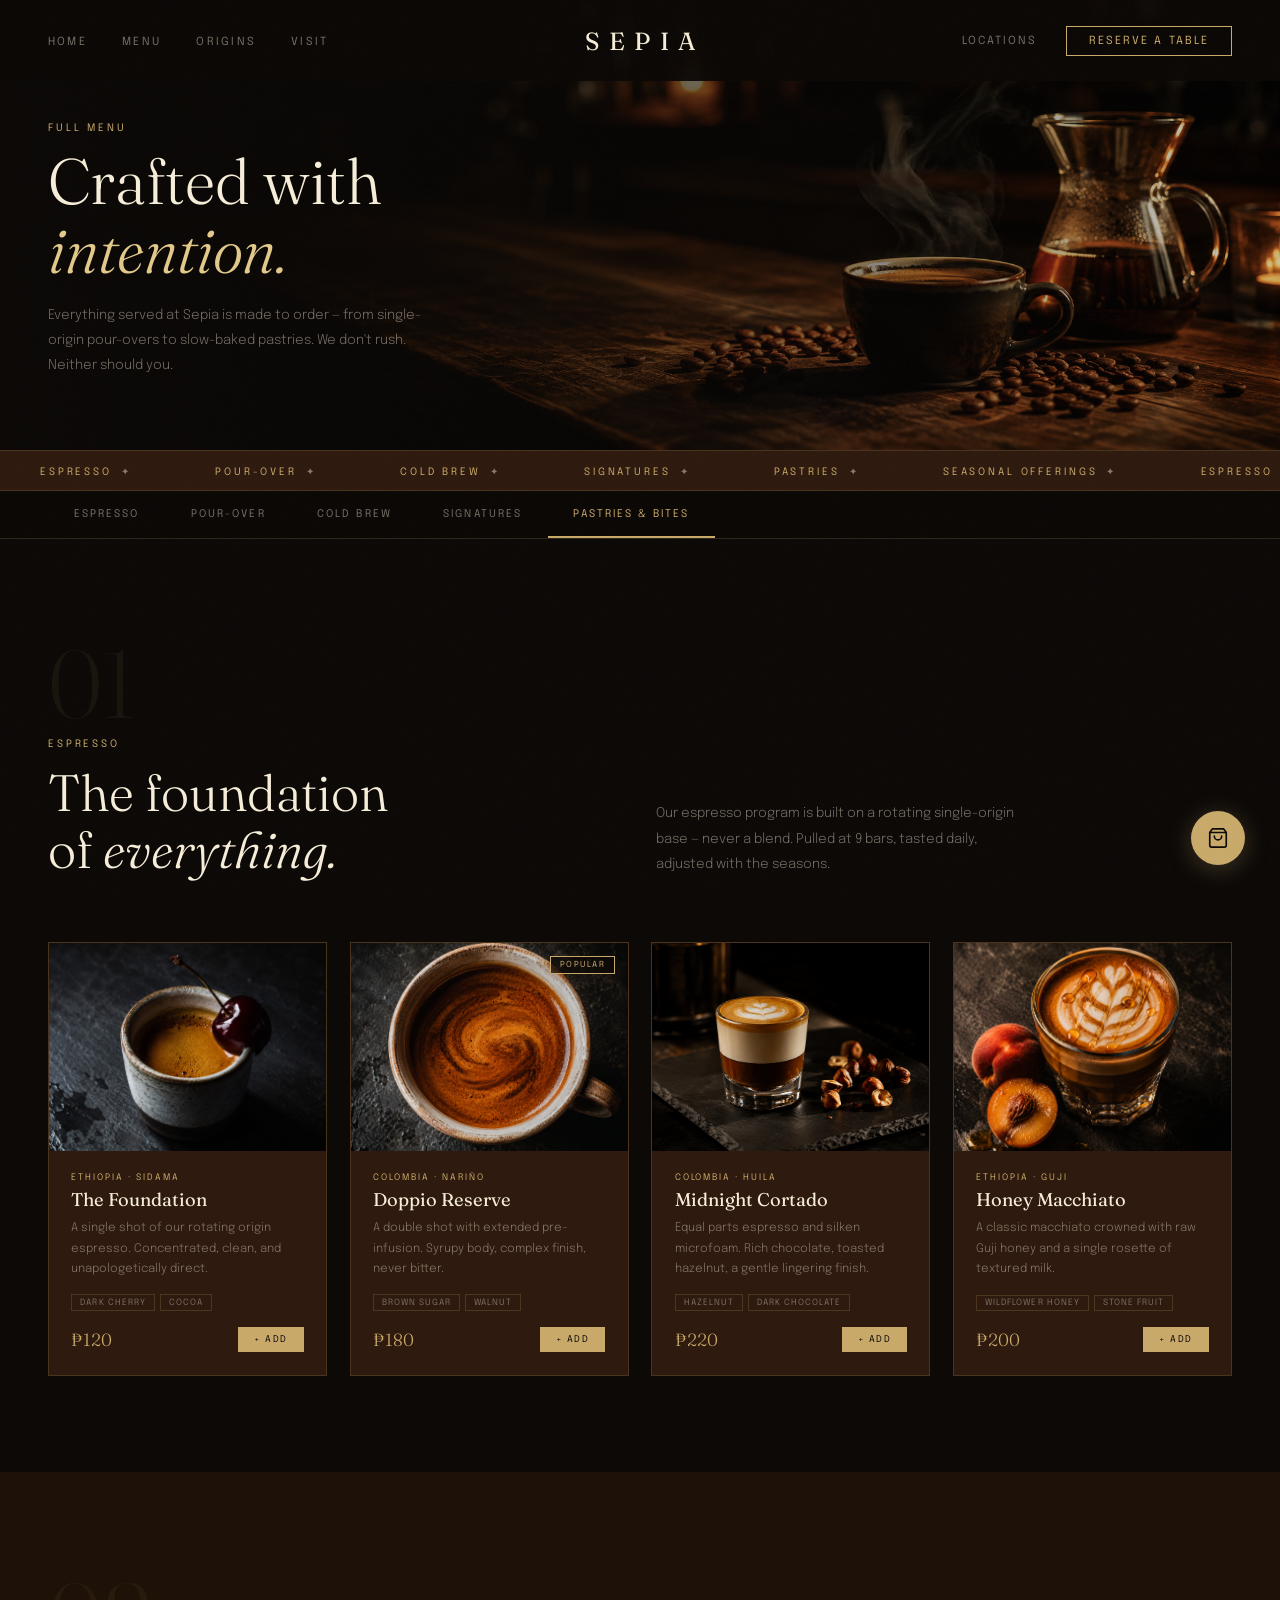
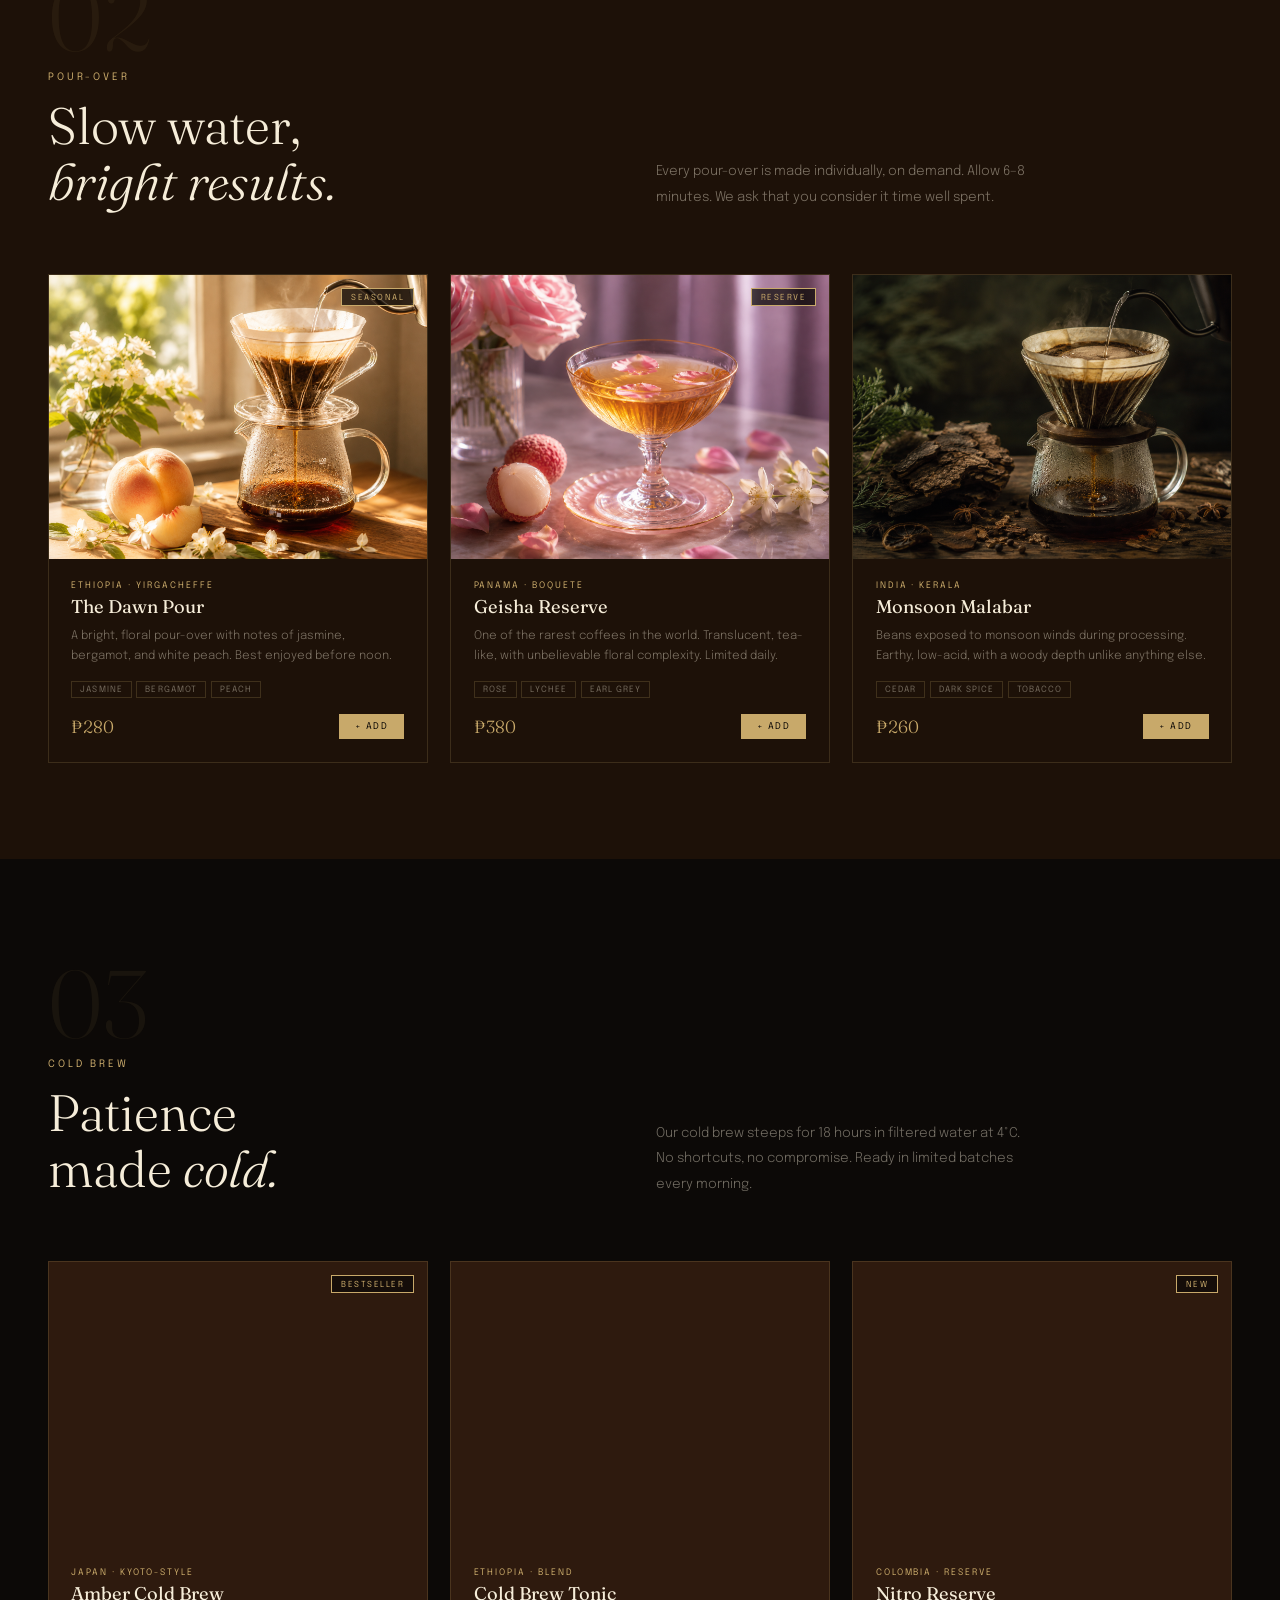
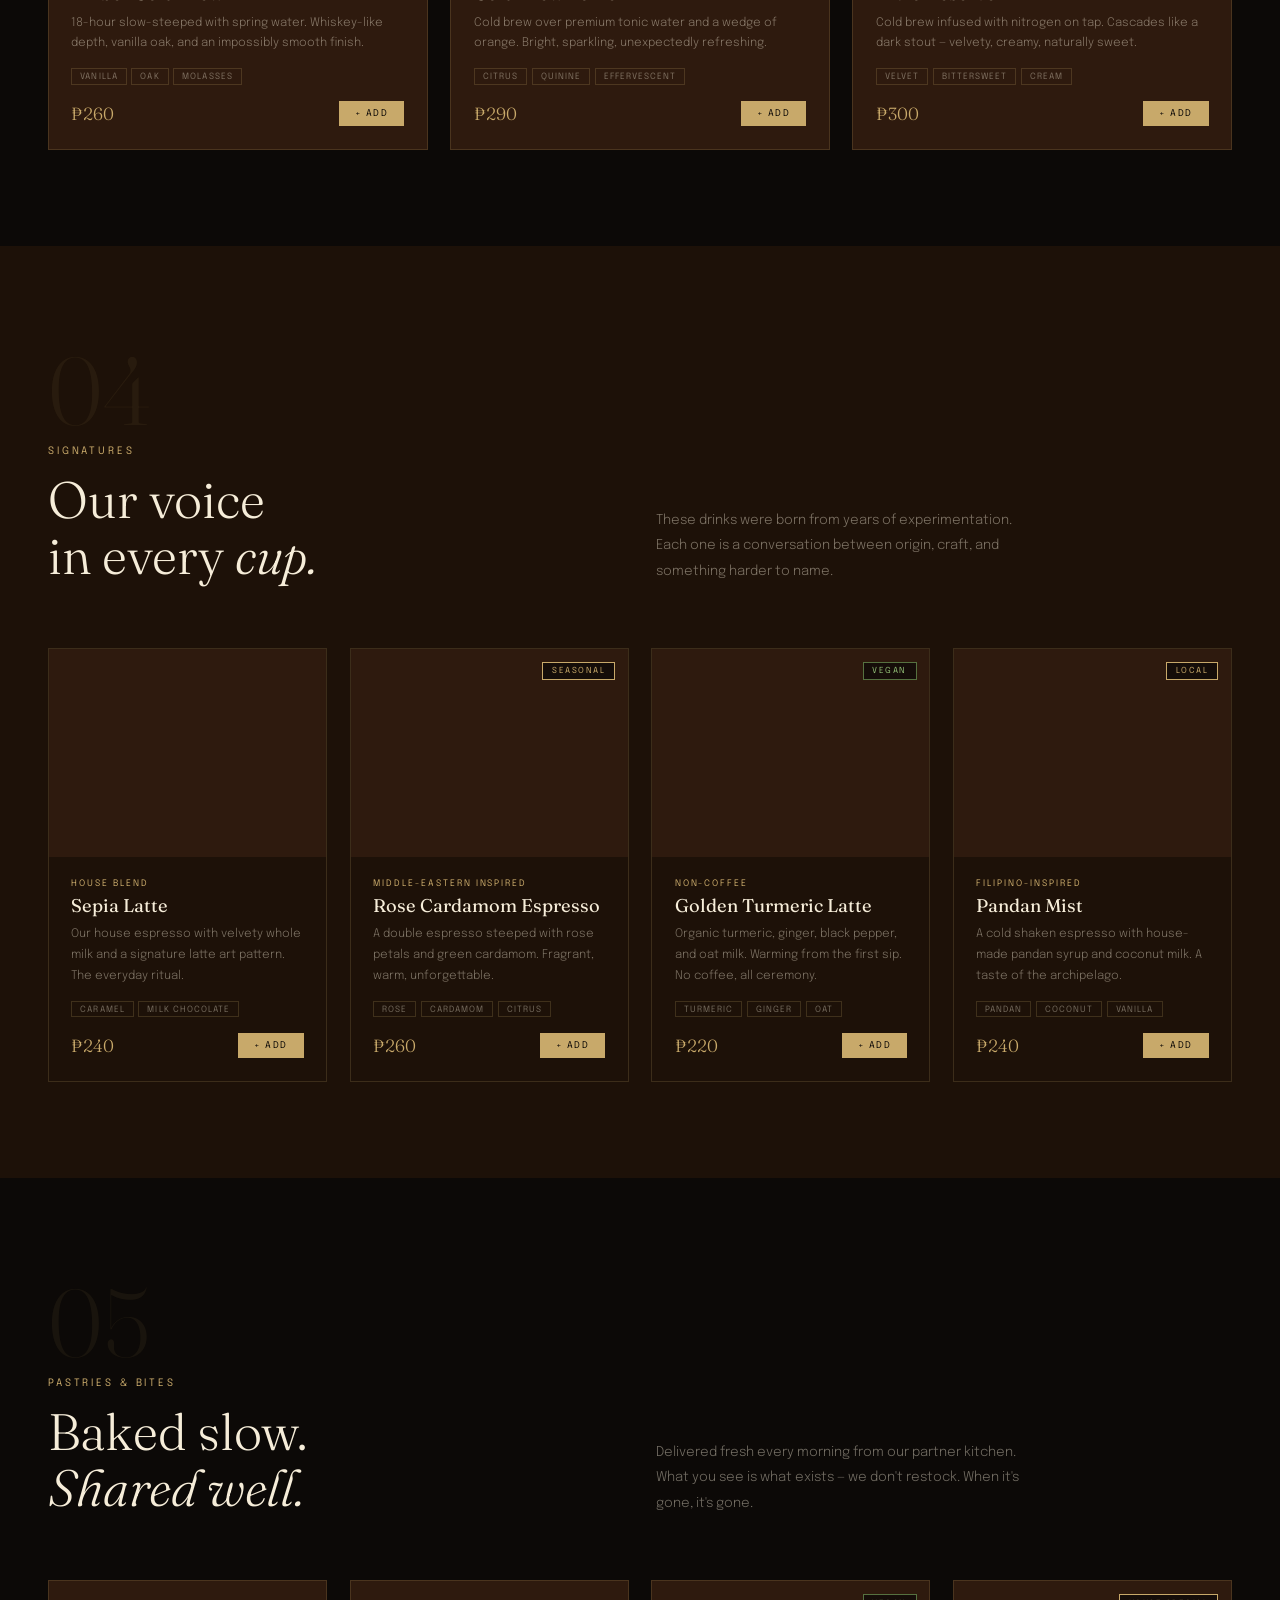
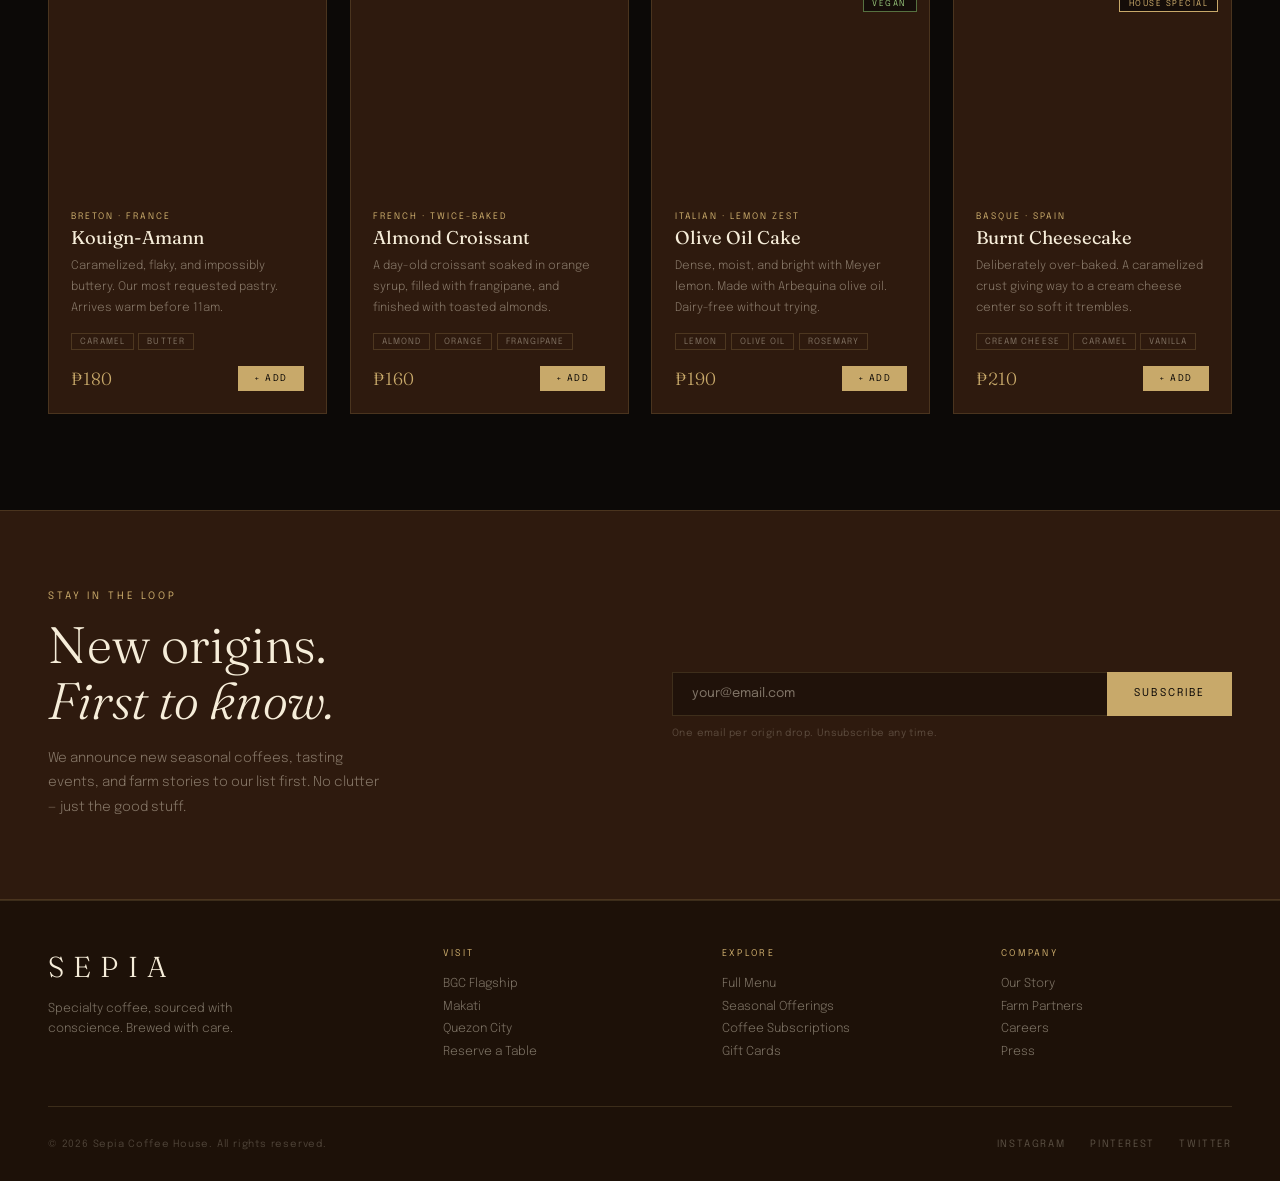
<file: Web Development/SEPIA/menu.html>
<!DOCTYPE html>
<html lang="en">
<head>
  <meta charset="UTF-8">
  <meta name="viewport" content="width=device-width, initial-scale=1.0">
  <title>Full Menu — SEPIA Coffee House</title>
  <link rel="preconnect" href="https://fonts.googleapis.com">
  <link href="https://fonts.googleapis.com/css2?family=Fraunces:ital,opsz,wght@0,9..144,300;0,9..144,400;1,9..144,300;1,9..144,400&family=Epilogue:wght@300;400;500&display=swap" rel="stylesheet">
  <style>
    *{margin:0;padding:0;box-sizing:border-box}
    :root{
      --ink:#0C0907;--espresso:#1D1108;--roast:#2E1A0E;
      --gold:#C8A96A;--gold-light:#E2C98A;
      --cream:#F6EDD9;--cream-dim:rgba(246,237,217,0.55);
      --cream-faint:rgba(246,237,217,0.12);--mid:rgba(246,237,217,0.45);
      --border:rgba(200,169,106,0.18);
    }
    html{scroll-behavior:smooth}
    body{font-family:'Epilogue',sans-serif;background:var(--ink);color:var(--cream);overflow-x:hidden}
    body::before{content:'';position:fixed;inset:0;pointer-events:none;z-index:999;
      background-image:url("data:image/svg+xml,%3Csvg viewBox='0 0 200 200' xmlns='http://www.w3.org/2000/svg'%3E%3Cfilter id='n'%3E%3CfeTurbulence type='fractalNoise' baseFrequency='0.85' numOctaves='4' stitchTiles='stitch'/%3E%3C/filter%3E%3Crect width='100%25' height='100%25' filter='url(%23n)' opacity='0.05'/%3E%3C/svg%3E");
      opacity:0.3;mix-blend-mode:overlay}

    /* NAV */
    nav{position:fixed;top:0;left:0;right:0;z-index:200;display:flex;justify-content:space-between;align-items:center;padding:1.6rem 3rem;background:rgba(12,9,7,0.95);transition:background 0.4s,padding 0.3s}
    nav.scrolled{padding:1.1rem 3rem;border-bottom:1px solid var(--border)}
    .nav-links{display:flex;gap:2.2rem;list-style:none}
    .nav-links a{font-size:0.7rem;letter-spacing:0.2em;text-transform:uppercase;color:var(--mid);text-decoration:none;transition:color 0.3s}
    .nav-links a:hover,.nav-links a.active{color:var(--cream)}
    .brand{font-family:'Fraunces',serif;font-size:1.55rem;font-weight:400;letter-spacing:0.38em;color:var(--cream);text-decoration:none}
    .nav-actions{display:flex;gap:1.8rem;align-items:center}
    .nav-actions a{font-size:0.7rem;letter-spacing:0.18em;text-transform:uppercase;color:var(--mid);text-decoration:none;transition:color 0.3s}
    .nav-actions a:hover{color:var(--cream)}
    .nav-reserve{padding:0.5rem 1.4rem;border:1px solid var(--gold);color:var(--gold)!important;transition:all 0.3s!important}
    .nav-reserve:hover{background:var(--gold)!important;color:var(--ink)!important}

    /* CART FAB */
    .cart-fab{position:fixed;bottom:2.2rem;right:2.2rem;z-index:190;width:54px;height:54px;border-radius:50%;background:var(--gold);border:none;cursor:pointer;display:flex;align-items:center;justify-content:center;transition:transform 0.25s,background 0.25s;box-shadow:0 4px 24px rgba(200,169,106,0.28)}
    .cart-fab:hover{transform:scale(1.08);background:var(--gold-light)}
    .cart-fab svg{width:22px;height:22px;stroke:var(--ink);fill:none;stroke-width:1.8;stroke-linecap:round;stroke-linejoin:round}
    .cart-fab-count{position:absolute;top:8px;right:8px;width:16px;height:16px;border-radius:50%;background:var(--ink);color:var(--gold);font-size:0.55rem;letter-spacing:0;font-weight:500;display:flex;align-items:center;justify-content:center;opacity:0;transform:scale(0);transition:opacity 0.2s,transform 0.2s}
    .cart-fab-count.visible{opacity:1;transform:scale(1)}

    /* CART DRAWER */
    .cart-overlay{position:fixed;inset:0;z-index:210;background:rgba(12,9,7,0.72);opacity:0;pointer-events:none;transition:opacity 0.35s}
    .cart-overlay.open{opacity:1;pointer-events:all}
    .cart-drawer{position:fixed;top:0;right:0;bottom:0;z-index:220;width:min(420px,100vw);background:var(--espresso);border-left:1px solid var(--border);transform:translateX(100%);transition:transform 0.38s cubic-bezier(0.22,1,0.36,1);display:flex;flex-direction:column}
    .cart-drawer.open{transform:translateX(0)}
    .cart-head{display:flex;justify-content:space-between;align-items:center;padding:1.8rem 1.8rem 1.4rem;border-bottom:1px solid var(--border)}
    .cart-title{font-family:'Fraunces',serif;font-size:1.3rem;font-weight:300;color:var(--cream)}
    .cart-close{background:none;border:none;cursor:pointer;color:var(--mid);transition:color 0.2s;padding:0.2rem}
    .cart-close:hover{color:var(--cream)}
    .cart-close svg{width:20px;height:20px;stroke:currentColor;fill:none;stroke-width:1.8;stroke-linecap:round}
    .cart-body{flex:1;overflow-y:auto;padding:1.2rem 1.8rem}
    .cart-body::-webkit-scrollbar{width:4px}
    .cart-body::-webkit-scrollbar-track{background:transparent}
    .cart-body::-webkit-scrollbar-thumb{background:var(--border);border-radius:2px}
    .cart-empty{text-align:center;padding:4rem 0;color:var(--mid);font-size:0.82rem;font-weight:300}
    .cart-empty .ce-icon{font-family:'Fraunces',serif;font-size:2.8rem;color:var(--border);display:block;margin-bottom:0.8rem}
    .cart-item{display:flex;gap:1rem;align-items:flex-start;padding:1rem 0;border-bottom:1px solid var(--border)}
    .ci-name{font-size:0.82rem;font-weight:400;color:var(--cream);flex:1;line-height:1.4}
    .ci-cat{font-size:0.6rem;letter-spacing:0.16em;text-transform:uppercase;color:var(--gold);margin-bottom:0.2rem}
    .ci-controls{display:flex;align-items:center;gap:0.5rem;margin-top:0.5rem}
    .ci-btn{width:22px;height:22px;border-radius:50%;background:none;border:1px solid var(--border);color:var(--cream-dim);cursor:pointer;font-size:0.75rem;display:flex;align-items:center;justify-content:center;transition:border-color 0.2s,color 0.2s}
    .ci-btn:hover{border-color:var(--gold);color:var(--gold)}
    .ci-qty{font-size:0.75rem;color:var(--cream);min-width:16px;text-align:center}
    .ci-price{font-family:'Fraunces',serif;font-size:0.95rem;color:var(--gold);white-space:nowrap}
    .ci-remove{background:none;border:none;cursor:pointer;color:rgba(246,237,217,0.2);font-size:0.65rem;letter-spacing:0.12em;text-transform:uppercase;transition:color 0.2s;margin-top:0.5rem;display:block}
    .ci-remove:hover{color:rgba(246,100,100,0.7)}
    .cart-foot{padding:1.4rem 1.8rem;border-top:1px solid var(--border)}
    .cart-total-row{display:flex;justify-content:space-between;align-items:center;margin-bottom:1.2rem}
    .cart-total-label{font-size:0.64rem;letter-spacing:0.22em;text-transform:uppercase;color:var(--gold)}
    .cart-total-val{font-family:'Fraunces',serif;font-size:1.5rem;font-weight:300;color:var(--cream)}
    .cart-checkout{width:100%;padding:1rem;background:var(--gold);border:none;color:var(--ink);font-family:'Epilogue',sans-serif;font-size:0.72rem;letter-spacing:0.2em;text-transform:uppercase;cursor:pointer;transition:background 0.3s}
    .cart-checkout:hover{background:var(--gold-light)}
    .cart-note{font-size:0.6rem;color:rgba(246,237,217,0.2);text-align:center;margin-top:0.75rem;line-height:1.6}

    /* TOAST */
    .toast{position:fixed;bottom:6rem;right:2.2rem;z-index:300;padding:0.75rem 1.2rem;background:var(--roast);border:1px solid var(--border);color:var(--cream);font-size:0.72rem;letter-spacing:0.06em;opacity:0;transform:translateY(10px);transition:opacity 0.3s,transform 0.3s;pointer-events:none;max-width:240px}
    .toast.show{opacity:1;transform:translateY(0)}

    /* MENU HERO */
    .menu-hero{position:relative;height:50vh;min-height:380px;display:flex;align-items:flex-end;overflow:hidden}
    #menuHeroCanvas{position:absolute;inset:0;width:100%;height:100%;display:block;object-fit:cover}
    .mh-overlay{position:absolute;inset:0;background:linear-gradient(to right,rgba(12,9,7,0.96) 0%,rgba(12,9,7,0.6) 55%,rgba(12,9,7,0.2) 100%)}
    .mh-content{position:relative;z-index:2;padding:0 3rem 4.5rem;max-width:600px}
    .mh-content .section-eyebrow{margin-bottom:0.8rem}
    .mh-h1{font-family:'Fraunces',serif;font-size:clamp(2.2rem,5vw,4rem);font-weight:300;line-height:1.08;color:var(--cream);margin-bottom:1.2rem;opacity:0;animation:riseIn 0.85s 0.3s forwards}
    .mh-h1 em{font-style:italic;color:var(--gold-light)}
    .mh-sub{font-size:0.84rem;font-weight:300;color:var(--mid);line-height:1.85;max-width:380px;opacity:0;animation:riseIn 0.8s 0.55s forwards}
    .mh-eyebrow-anim{opacity:0;animation:riseIn 0.7s 0.1s forwards}

    /* MARQUEE */
    .marquee{background:var(--roast);border-top:1px solid var(--border);border-bottom:1px solid var(--border);padding:0.85rem 0;overflow:hidden}
    .marquee-track{display:flex;width:max-content;animation:marqueeScroll 30s linear infinite}
    .marquee-item{font-size:0.64rem;letter-spacing:0.28em;text-transform:uppercase;color:var(--gold);white-space:nowrap;padding:0 2.5rem}
    .marquee-dot{color:var(--mid);margin:0 0.2rem}

    /* CATEGORY TABS */
    .cat-tabs{position:sticky;top:0;z-index:150;background:rgba(12,9,7,0.96);border-bottom:1px solid var(--border);padding:0 3rem;display:flex;gap:0;overflow-x:auto;scrollbar-width:none}
    .cat-tabs::-webkit-scrollbar{display:none}
    .cat-tab{flex-shrink:0;background:none;border:none;border-bottom:2px solid transparent;color:var(--mid);font-family:'Epilogue',sans-serif;font-size:0.66rem;letter-spacing:0.2em;text-transform:uppercase;padding:1.1rem 1.6rem;cursor:pointer;transition:color 0.3s,border-color 0.3s;white-space:nowrap}
    .cat-tab:hover{color:var(--cream)}
    .cat-tab.active{color:var(--gold);border-bottom-color:var(--gold)}

    /* SHARED */
    .section-eyebrow{font-size:0.64rem;letter-spacing:0.28em;text-transform:uppercase;color:var(--gold);margin-bottom:1rem}
    .section-title{font-family:'Fraunces',serif;font-size:clamp(1.9rem,4.2vw,3.2rem);font-weight:300;line-height:1.1;color:var(--cream)}
    .section-title em{font-style:italic}
    .divider{width:40px;height:1px;background:var(--gold);margin:1.8rem 0}

    /* MENU SECTION */
    .mcs{padding:6rem 3rem}
    .mcs:nth-child(odd){background:var(--espresso)}
    .mcs:nth-child(even){background:var(--ink)}
    .mcs-head{display:grid;grid-template-columns:1fr 1fr;gap:2rem;align-items:end;margin-bottom:4rem}
    .mcs-desc{font-size:0.84rem;font-weight:300;color:var(--mid);line-height:1.9;max-width:380px;align-self:end}
    .mcs-num{font-family:'Fraunces',serif;font-size:6rem;font-weight:300;color:rgba(200,169,106,0.07);line-height:1;margin-bottom:0.5rem;user-select:none}
    .mcs-grid{display:grid;grid-template-columns:repeat(3,1fr);gap:1.4rem}
    .mcs-grid-2{grid-template-columns:repeat(2,1fr)}
    .mcs-grid-4{grid-template-columns:repeat(4,1fr)}

    /* MENU CARD */
    .mc{background:var(--ink);border:1px solid var(--border);overflow:hidden;cursor:pointer;transition:border-color 0.35s,transform 0.4s}
    .mcs:nth-child(odd) .mc{background:var(--espresso)}
    .mcs:nth-child(even) .mc{background:var(--roast)}
    .mc:hover{border-color:var(--gold);transform:translateY(-5px)}
    .mc-img{aspect-ratio:4/3;overflow:hidden;position:relative;background:var(--roast)}
    .mc-img canvas,
    .mc-img img{width:100%;height:100%;display:block;transition:transform 0.6s ease;object-fit:cover}
    .mc:hover .mc-img canvas,
    .mc:hover .mc-img img{transform:scale(1.04)}
    .mc-badge{display:inline-flex;align-items:center;gap:0.3rem;font-size:0.52rem;letter-spacing:0.18em;text-transform:uppercase;padding:0.22rem 0.55rem;border:1px solid;margin-bottom:0;position:absolute;top:0.8rem;right:0.8rem}
    .mc-badge.seasonal{border-color:var(--gold);color:var(--gold);background:rgba(12,9,7,0.72)}
    .mc-badge.vegan{border-color:rgba(130,180,100,0.6);color:rgba(160,210,130,0.9);background:rgba(12,9,7,0.72)}
    .mc-badge.gf{border-color:rgba(180,140,100,0.5);color:rgba(200,165,120,0.85);background:rgba(12,9,7,0.72)}
    .mc-body{padding:1.4rem 1.4rem 1.4rem}
    .mc-origin{font-size:0.56rem;letter-spacing:0.22em;text-transform:uppercase;color:var(--gold);margin-bottom:0.4rem}
    .mc-name{font-family:'Fraunces',serif;font-size:1.15rem;font-weight:400;color:var(--cream);margin-bottom:0.45rem;line-height:1.2}
    .mc-desc{font-size:0.74rem;color:var(--mid);line-height:1.75;font-weight:300;margin-bottom:0.9rem}
    .mc-notes{display:flex;flex-wrap:wrap;gap:0.3rem;margin-bottom:1rem}
    .mc-note{font-size:0.54rem;letter-spacing:0.12em;text-transform:uppercase;padding:0.18rem 0.5rem;border:1px solid rgba(200,169,106,0.2);color:rgba(246,237,217,0.4)}
    .mc-footer{display:flex;justify-content:space-between;align-items:center}
    .mc-price{font-family:'Fraunces',serif;font-size:1.1rem;font-weight:300;color:var(--gold)}
    .mc-add{font-size:0.58rem;letter-spacing:0.16em;text-transform:uppercase;color:var(--ink);background:var(--gold);border:none;padding:0.5rem 1rem;font-family:'Epilogue',sans-serif;cursor:pointer;transition:background 0.25s}
    .mc-add:hover{background:var(--gold-light)}

    /* NEWSLETTER */
    .newsletter{background:var(--roast);border-top:1px solid var(--border);border-bottom:1px solid var(--border);padding:5rem 3rem;display:grid;grid-template-columns:1fr 1fr;gap:4rem;align-items:center}
    .nl-body{font-size:0.85rem;color:var(--mid);font-weight:300;line-height:1.8;margin-top:1rem;max-width:340px}
    .nl-row{display:flex}
    .nl-input{flex:1;padding:0.9rem 1.2rem;background:rgba(0,0,0,0.3);border:1px solid var(--border);border-right:none;color:var(--cream);font-family:'Epilogue',sans-serif;font-size:0.8rem;outline:none;transition:border-color 0.3s}
    .nl-input::placeholder{color:var(--mid)}
    .nl-input:focus{border-color:var(--gold)}
    .nl-submit{padding:0.9rem 1.6rem;background:var(--gold);border:1px solid var(--gold);color:var(--ink);font-family:'Epilogue',sans-serif;font-size:0.67rem;letter-spacing:0.18em;text-transform:uppercase;cursor:pointer;transition:background 0.3s;white-space:nowrap}
    .nl-submit:hover{background:var(--gold-light)}
    .nl-note{font-size:0.63rem;color:rgba(246,237,217,0.22);margin-top:0.8rem;letter-spacing:0.04em}

    /* FOOTER */
    footer{background:var(--espresso);padding:3rem 3rem 2rem;border-top:1px solid var(--border)}
    .footer-top{display:grid;grid-template-columns:1.5fr 1fr 1fr 1fr;gap:3rem;padding-bottom:3rem;border-bottom:1px solid var(--border)}
    .footer-brand{font-family:'Fraunces',serif;font-size:1.8rem;font-weight:300;letter-spacing:0.32em;color:var(--cream);margin-bottom:0.9rem}
    .footer-tagline{font-size:0.77rem;color:var(--mid);font-weight:300;line-height:1.7;max-width:200px}
    .footer-col-title{font-size:0.58rem;letter-spacing:0.25em;text-transform:uppercase;color:var(--gold);margin-bottom:1.2rem}
    .footer-links{display:flex;flex-direction:column;gap:0.6rem}
    .footer-links a{font-size:0.77rem;color:var(--mid);text-decoration:none;transition:color 0.3s;font-weight:300}
    .footer-links a:hover{color:var(--cream)}
    .footer-bottom{display:flex;justify-content:space-between;align-items:center;padding-top:2rem;flex-wrap:wrap;gap:1rem}
    .footer-copy{font-size:0.63rem;color:rgba(246,237,217,0.22);letter-spacing:0.08em}
    .footer-social{display:flex;gap:1.5rem}
    .footer-social a{font-size:0.63rem;letter-spacing:0.18em;text-transform:uppercase;color:rgba(246,237,217,0.28);text-decoration:none;transition:color 0.3s}
    .footer-social a:hover{color:var(--gold)}

    /* HAMBURGER */
    .nav-hamburger{display:none;flex-direction:column;justify-content:space-between;width:28px;height:18px;background:none;border:none;cursor:pointer;padding:0;z-index:110}
    .nav-hamburger span{display:block;width:100%;height:1.5px;background:var(--cream);transition:transform 0.3s,opacity 0.3s}
    .nav-hamburger.open span:nth-child(1){transform:translateY(8.25px) rotate(45deg)}
    .nav-hamburger.open span:nth-child(2){opacity:0}
    .nav-hamburger.open span:nth-child(3){transform:translateY(-8.25px) rotate(-45deg)}

    /* MOBILE NAV OVERLAY */
    .mobile-nav-overlay{position:fixed;inset:0;z-index:500;background:var(--espresso);display:flex;align-items:center;justify-content:center;transform:translateX(100%);transition:transform 0.42s cubic-bezier(0.22,1,0.36,1)}
    .mobile-nav-overlay.open{transform:translateX(0)}
    .mobile-nav-inner{text-align:center;display:flex;flex-direction:column;align-items:center;gap:0;width:100%}
    .mobile-nav-close{position:absolute;top:1.6rem;right:1.6rem;background:none;border:none;color:var(--mid);font-size:1.2rem;cursor:pointer;padding:0.5rem;transition:color 0.2s;line-height:1}
    .mobile-nav-close:hover{color:var(--cream)}
    .mobile-brand{font-family:'Fraunces',serif;font-size:1.6rem;font-weight:400;letter-spacing:0.4em;color:var(--cream);margin-bottom:3rem}
    .mobile-nav-links{display:flex;flex-direction:column;gap:0;width:100%}
    .mobile-nav-links a{font-size:0.72rem;letter-spacing:0.28em;text-transform:uppercase;color:var(--mid);text-decoration:none;padding:1.1rem 0;border-bottom:1px solid var(--border);transition:color 0.2s;display:block}
    .mobile-nav-links a:first-child{border-top:1px solid var(--border)}
    .mobile-nav-links a:hover{color:var(--cream)}
    .mobile-reserve{margin-top:2.5rem;padding:0.85rem 2rem;border:1px solid var(--gold);color:var(--gold);font-size:0.68rem;letter-spacing:0.2em;text-transform:uppercase;text-decoration:none;transition:all 0.3s;display:inline-block}
    .mobile-reserve:hover{background:var(--gold);color:var(--ink)}

    /* ANIMATIONS */
    @keyframes riseIn{from{opacity:0;transform:translateY(22px)}to{opacity:1;transform:translateY(0)}}
    @keyframes fadeIn{from{opacity:0}to{opacity:1}}
    @keyframes marqueeScroll{from{transform:translateX(0)}to{transform:translateX(-50%)}}

    /* SCROLL REVEAL */
    .reveal{opacity:0;transform:translateY(20px);transition:opacity 0.8s ease,transform 0.8s ease}
    .reveal.visible{opacity:1;transform:translateY(0)}
    .reveal-delay1{transition-delay:0.12s}
    .reveal-delay2{transition-delay:0.24s}
    .reveal-delay3{transition-delay:0.36s}

    /* RESPONSIVE */
    @media(max-width:1100px){
      nav{padding:1.3rem 2rem}
      .cat-tabs{padding:0 2rem}
      .mcs{padding:5rem 2rem}
      .mcs-grid{grid-template-columns:repeat(2,1fr)}
      .mcs-grid-4{grid-template-columns:repeat(2,1fr)}
      .mcs-grid-2{grid-template-columns:1fr 1fr}
      .newsletter{padding:4.5rem 2rem;gap:3rem}
      footer{padding:2.5rem 2rem 1.5rem}
      .footer-top{grid-template-columns:1fr 1fr;gap:2.5rem}
    }
    @media(max-width:768px){
      nav{padding:1.1rem 1.5rem}
      .nav-links{display:none}
      .nav-actions{display:none}
      .nav-hamburger{display:flex}
      .menu-hero{height:40vh;min-height:320px}
      .mh-content{padding:0 1.5rem 3.5rem}
      .cat-tabs{padding:0 1rem}
      .cat-tab{padding:1rem 1.1rem;font-size:0.62rem;min-height:48px}
      .mcs{padding:4.5rem 1.5rem}
      .mcs-head{grid-template-columns:1fr}
      .mcs-num{font-size:4rem}
      .mcs-grid,.mcs-grid-4{grid-template-columns:repeat(2,1fr)}
      .mcs-grid-2{grid-template-columns:1fr}
      .mc-add{min-height:44px;padding:0.6rem 1rem}
      .newsletter{padding:4rem 1.5rem;grid-template-columns:1fr;gap:2rem}
      .nl-submit{min-height:48px}
      footer{padding:2.5rem 1.5rem 1.5rem}
      .footer-top{grid-template-columns:1fr 1fr;gap:2rem}
      .footer-bottom{flex-direction:column;align-items:flex-start}
      .cart-fab{bottom:1.5rem;right:1.5rem;width:50px;height:50px}
      .toast{right:1.5rem;bottom:5.5rem;max-width:calc(100vw - 3rem)}
      .cart-drawer{width:100vw}
    }
    @media(max-width:480px){
      .mcs-grid,.mcs-grid-4{grid-template-columns:1fr}
      .nl-row{flex-direction:column}
      .nl-input{border-right:1px solid var(--border);min-height:48px}
      .nl-submit{width:100%;border-left:1px solid var(--gold)}
      .footer-top{grid-template-columns:1fr}
      .mcs-head{gap:1rem}
    }

  </style>
</head>
<body>

  <!-- NAV -->
  <nav id="mainNav">
    <ul class="nav-links">
      <li><a href="index.html">Home</a></li>
      <li><a href="index.html#menu">Menu</a></li>
      <li><a href="index.html#origins">Origins</a></li>
      <li><a href="index.html#visit">Visit</a></li>
    </ul>
    <a href="index.html" class="brand">SEPIA</a>
    <div class="nav-actions">
      <a href="index.html#visit">Locations</a>
      <a href="#" class="nav-reserve">Reserve a Table</a>
    </div>
    <button type="button" class="nav-hamburger" id="navHamburger" aria-label="Open menu" aria-expanded="false">
      <span></span><span></span><span></span>
    </button>
  </nav>

  <!-- MOBILE NAV OVERLAY -->
  <div class="mobile-nav-overlay" id="mobileNavOverlay">
    <div class="mobile-nav-inner">
      <button type="button" class="mobile-nav-close" id="mobileNavClose" aria-label="Close menu">✕</button>
      <nav class="mobile-nav-links">
        <a href="index.html">Home</a>
        <a href="index.html#menu">Menu</a>
        <a href="index.html#origins">Origins</a>
        <a href="index.html#visit">Visit</a>
        <a href="index.html#visit">Locations</a>
      </nav>
      <a href="#" class="mobile-reserve">Reserve a Table</a>
    </div>
  </div>

  <!-- CART OVERLAY & DRAWER -->
  <div class="cart-overlay" id="cartOverlay"></div>
  <div class="cart-drawer" id="cartDrawer">
    <div class="cart-head">
      <span class="cart-title">Your Order</span>
      <button class="cart-close" id="cartClose" aria-label="Close cart">
        <svg viewBox="0 0 24 24"><line x1="18" y1="6" x2="6" y2="18"/><line x1="6" y1="6" x2="18" y2="18"/></svg>
      </button>
    </div>
    <div class="cart-body" id="cartBody">
      <div class="cart-empty">
        <span class="ce-icon">◎</span>
        Your order is empty.<br>Add something from the menu.
      </div>
    </div>
    <div class="cart-foot" id="cartFoot" style="display:none">
      <div class="cart-total-row">
        <span class="cart-total-label">Total</span>
        <span class="cart-total-val" id="cartTotal">₱0</span>
      </div>
      <button class="cart-checkout" id="cartCheckout">Place Order</button>
      <p class="cart-note">Available for dine-in and takeaway at all Sepia locations.</p>
    </div>
  </div>

  <!-- CART FAB -->
  <button class="cart-fab" id="cartFab" aria-label="View order">
    <svg viewBox="0 0 24 24"><path d="M6 2L3 6v14a2 2 0 002 2h14a2 2 0 002-2V6l-3-4z"/><line x1="3" y1="6" x2="21" y2="6"/><path d="M16 10a4 4 0 01-8 0"/></svg>
    <span class="cart-fab-count" id="cartCount">0</span>
  </button>

  <!-- TOAST -->
  <div class="toast" id="toast"></div>

  <!-- MENU HERO -->
  <section class="menu-hero">
    <img id="menuHeroCanvas" src="menuHeroCanvas.png" alt="Menu hero background">
    <div class="mh-overlay"></div>
    <div class="mh-content">
      <p class="section-eyebrow mh-eyebrow-anim">Full Menu</p>
      <h1 class="mh-h1">Crafted with<br><em>intention.</em></h1>
      <p class="mh-sub">Everything served at Sepia is made to order — from single-origin pour-overs to slow-baked pastries. We don't rush. Neither should you.</p>
    </div>
  </section>

  <!-- MARQUEE -->
  <div class="marquee">
    <div class="marquee-track">
      <span class="marquee-item">Espresso <span class="marquee-dot">✦</span></span>
      <span class="marquee-item">Pour-Over <span class="marquee-dot">✦</span></span>
      <span class="marquee-item">Cold Brew <span class="marquee-dot">✦</span></span>
      <span class="marquee-item">Signatures <span class="marquee-dot">✦</span></span>
      <span class="marquee-item">Pastries <span class="marquee-dot">✦</span></span>
      <span class="marquee-item">Seasonal Offerings <span class="marquee-dot">✦</span></span>
      <span class="marquee-item">Espresso <span class="marquee-dot">✦</span></span>
      <span class="marquee-item">Pour-Over <span class="marquee-dot">✦</span></span>
      <span class="marquee-item">Cold Brew <span class="marquee-dot">✦</span></span>
      <span class="marquee-item">Signatures <span class="marquee-dot">✦</span></span>
      <span class="marquee-item">Pastries <span class="marquee-dot">✦</span></span>
      <span class="marquee-item">Seasonal Offerings <span class="marquee-dot">✦</span></span>
    </div>
  </div>

  <!-- CATEGORY TABS -->
  <div class="cat-tabs" id="catTabs">
    <button class="cat-tab active" data-target="sec-espresso">Espresso</button>
    <button class="cat-tab" data-target="sec-pourover">Pour-Over</button>
    <button class="cat-tab" data-target="sec-coldbrew">Cold Brew</button>
    <button class="cat-tab" data-target="sec-signatures">Signatures</button>
    <button class="cat-tab" data-target="sec-pastries">Pastries &amp; Bites</button>
  </div>

  <!-- ══ ESPRESSO ══ -->
  <section class="mcs" id="sec-espresso">
    <div class="mcs-head">
      <div class="reveal">
        <div class="mcs-num">01</div>
        <p class="section-eyebrow">Espresso</p>
        <h2 class="section-title">The foundation<br>of <em>everything.</em></h2>
      </div>
      <p class="mcs-desc reveal reveal-delay1">Our espresso program is built on a rotating single-origin base — never a blend. Pulled at 9 bars, tasted daily, adjusted with the seasons.</p>
    </div>
    <div class="mcs-grid mcs-grid-4">
      <div class="mc reveal">
        <div class="mc-img"><img src="The Foundation.png" alt="The Foundation" class="mc-img-photo"></div>
        <div class="mc-body">
          <div class="mc-origin">Ethiopia · Sidama</div>
          <div class="mc-name">The Foundation</div>
          <p class="mc-desc">A single shot of our rotating origin espresso. Concentrated, clean, and unapologetically direct.</p>
          <div class="mc-notes"><span class="mc-note">Dark Cherry</span><span class="mc-note">Cocoa</span></div>
          <div class="mc-footer"><span class="mc-price">₱120</span><button class="mc-add" data-name="The Foundation" data-price="120" data-cat="Espresso">+ Add</button></div>
        </div>
      </div>
      <div class="mc reveal reveal-delay1">
        <div class="mc-img"><img src="Doppio Reserve.png" alt="Doppio Reserve" class="mc-img-photo"><span class="mc-badge seasonal">Popular</span></div>
        <div class="mc-body">
          <div class="mc-origin">Colombia · Nariño</div>
          <div class="mc-name">Doppio Reserve</div>
          <p class="mc-desc">A double shot with extended pre-infusion. Syrupy body, complex finish, never bitter.</p>
          <div class="mc-notes"><span class="mc-note">Brown Sugar</span><span class="mc-note">Walnut</span></div>
          <div class="mc-footer"><span class="mc-price">₱180</span><button class="mc-add" data-name="Doppio Reserve" data-price="180" data-cat="Espresso">+ Add</button></div>
        </div>
      </div>
      <div class="mc reveal reveal-delay2">
        <div class="mc-img"><img src="Midnight Cortado.png" alt="Midnight Cortado" class="mc-img-photo"></div>
        <div class="mc-body">
          <div class="mc-origin">Colombia · Huila</div>
          <div class="mc-name">Midnight Cortado</div>
          <p class="mc-desc">Equal parts espresso and silken microfoam. Rich chocolate, toasted hazelnut, a gentle lingering finish.</p>
          <div class="mc-notes"><span class="mc-note">Hazelnut</span><span class="mc-note">Dark Chocolate</span></div>
          <div class="mc-footer"><span class="mc-price">₱220</span><button class="mc-add" data-name="Midnight Cortado" data-price="220" data-cat="Espresso">+ Add</button></div>
        </div>
      </div>
      <div class="mc reveal reveal-delay3">
        <div class="mc-img"><img src="Honey Macchiato.png" alt="Honey Macchiato" class="mc-img-photo"></div>
        <div class="mc-body">
          <div class="mc-origin">Ethiopia · Guji</div>
          <div class="mc-name">Honey Macchiato</div>
          <p class="mc-desc">A classic macchiato crowned with raw Guji honey and a single rosette of textured milk.</p>
          <div class="mc-notes"><span class="mc-note">Wildflower Honey</span><span class="mc-note">Stone Fruit</span></div>
          <div class="mc-footer"><span class="mc-price">₱200</span><button class="mc-add" data-name="Honey Macchiato" data-price="200" data-cat="Espresso">+ Add</button></div>
        </div>
      </div>
    </div>
  </section>

  <!-- ══ POUR-OVER ══ -->
  <section class="mcs" id="sec-pourover">
    <div class="mcs-head">
      <div class="reveal">
        <div class="mcs-num">02</div>
        <p class="section-eyebrow">Pour-Over</p>
        <h2 class="section-title">Slow water,<br><em>bright results.</em></h2>
      </div>
      <p class="mcs-desc reveal reveal-delay1">Every pour-over is made individually, on demand. Allow 6–8 minutes. We ask that you consider it time well spent.</p>
    </div>
    <div class="mcs-grid">
      <div class="mc reveal">
        <div class="mc-img"><img src="The Dawn Pour(1).png" alt="The Dawn Pour" class="mc-img-photo"><span class="mc-badge seasonal">Seasonal</span></div>
        <div class="mc-body">
          <div class="mc-origin">Ethiopia · Yirgacheffe</div>
          <div class="mc-name">The Dawn Pour</div>
          <p class="mc-desc">A bright, floral pour-over with notes of jasmine, bergamot, and white peach. Best enjoyed before noon.</p>
          <div class="mc-notes"><span class="mc-note">Jasmine</span><span class="mc-note">Bergamot</span><span class="mc-note">Peach</span></div>
          <div class="mc-footer"><span class="mc-price">₱280</span><button class="mc-add" data-name="The Dawn Pour" data-price="280" data-cat="Pour-Over">+ Add</button></div>
        </div>
      </div>
      <div class="mc reveal reveal-delay1">
        <div class="mc-img"><img src="Geisha Reserve.png" alt="Geisha Reserve" class="mc-img-photo"><span class="mc-badge seasonal">Reserve</span></div>
        <div class="mc-body">
          <div class="mc-origin">Panama · Boquete</div>
          <div class="mc-name">Geisha Reserve</div>
          <p class="mc-desc">One of the rarest coffees in the world. Translucent, tea-like, with unbelievable floral complexity. Limited daily.</p>
          <div class="mc-notes"><span class="mc-note">Rose</span><span class="mc-note">Lychee</span><span class="mc-note">Earl Grey</span></div>
          <div class="mc-footer"><span class="mc-price">₱380</span><button class="mc-add" data-name="Geisha Reserve" data-price="380" data-cat="Pour-Over">+ Add</button></div>
        </div>
      </div>
      <div class="mc reveal reveal-delay2">
        <div class="mc-img"><img src="Monsoon Malabar.png" alt="Monsoon Malabar" class="mc-img-photo"></div>
        <div class="mc-body">
          <div class="mc-origin">India · Kerala</div>
          <div class="mc-name">Monsoon Malabar</div>
          <p class="mc-desc">Beans exposed to monsoon winds during processing. Earthy, low-acid, with a woody depth unlike anything else.</p>
          <div class="mc-notes"><span class="mc-note">Cedar</span><span class="mc-note">Dark Spice</span><span class="mc-note">Tobacco</span></div>
          <div class="mc-footer"><span class="mc-price">₱260</span><button class="mc-add" data-name="Monsoon Malabar" data-price="260" data-cat="Pour-Over">+ Add</button></div>
        </div>
      </div>
    </div>
  </section>

  <!-- ══ COLD BREW ══ -->
  <section class="mcs" id="sec-coldbrew">
    <div class="mcs-head">
      <div class="reveal">
        <div class="mcs-num">03</div>
        <p class="section-eyebrow">Cold Brew</p>
        <h2 class="section-title">Patience<br>made <em>cold.</em></h2>
      </div>
      <p class="mcs-desc reveal reveal-delay1">Our cold brew steeps for 18 hours in filtered water at 4°C. No shortcuts, no compromise. Ready in limited batches every morning.</p>
    </div>
    <div class="mcs-grid">
      <div class="mc reveal">
        <div class="mc-img"><canvas id="cb0"></canvas><span class="mc-badge seasonal">Bestseller</span></div>
        <div class="mc-body">
          <div class="mc-origin">Japan · Kyoto-style</div>
          <div class="mc-name">Amber Cold Brew</div>
          <p class="mc-desc">18-hour slow-steeped with spring water. Whiskey-like depth, vanilla oak, and an impossibly smooth finish.</p>
          <div class="mc-notes"><span class="mc-note">Vanilla</span><span class="mc-note">Oak</span><span class="mc-note">Molasses</span></div>
          <div class="mc-footer"><span class="mc-price">₱260</span><button class="mc-add" data-name="Amber Cold Brew" data-price="260" data-cat="Cold Brew">+ Add</button></div>
        </div>
      </div>
      <div class="mc reveal reveal-delay1">
        <div class="mc-img"><canvas id="cb1"></canvas></div>
        <div class="mc-body">
          <div class="mc-origin">Ethiopia · Blend</div>
          <div class="mc-name">Cold Brew Tonic</div>
          <p class="mc-desc">Cold brew over premium tonic water and a wedge of orange. Bright, sparkling, unexpectedly refreshing.</p>
          <div class="mc-notes"><span class="mc-note">Citrus</span><span class="mc-note">Quinine</span><span class="mc-note">Effervescent</span></div>
          <div class="mc-footer"><span class="mc-price">₱290</span><button class="mc-add" data-name="Cold Brew Tonic" data-price="290" data-cat="Cold Brew">+ Add</button></div>
        </div>
      </div>
      <div class="mc reveal reveal-delay2">
        <div class="mc-img"><canvas id="cb2"></canvas><span class="mc-badge seasonal">New</span></div>
        <div class="mc-body">
          <div class="mc-origin">Colombia · Reserve</div>
          <div class="mc-name">Nitro Reserve</div>
          <p class="mc-desc">Cold brew infused with nitrogen on tap. Cascades like a dark stout — velvety, creamy, naturally sweet.</p>
          <div class="mc-notes"><span class="mc-note">Velvet</span><span class="mc-note">Bittersweet</span><span class="mc-note">Cream</span></div>
          <div class="mc-footer"><span class="mc-price">₱300</span><button class="mc-add" data-name="Nitro Reserve" data-price="300" data-cat="Cold Brew">+ Add</button></div>
        </div>
      </div>
    </div>
  </section>

  <!-- ══ SIGNATURES ══ -->
  <section class="mcs" id="sec-signatures">
    <div class="mcs-head">
      <div class="reveal">
        <div class="mcs-num">04</div>
        <p class="section-eyebrow">Signatures</p>
        <h2 class="section-title">Our voice<br>in every <em>cup.</em></h2>
      </div>
      <p class="mcs-desc reveal reveal-delay1">These drinks were born from years of experimentation. Each one is a conversation between origin, craft, and something harder to name.</p>
    </div>
    <div class="mcs-grid mcs-grid-4">
      <div class="mc reveal">
        <div class="mc-img"><canvas id="cs0"></canvas></div>
        <div class="mc-body">
          <div class="mc-origin">House Blend</div>
          <div class="mc-name">Sepia Latte</div>
          <p class="mc-desc">Our house espresso with velvety whole milk and a signature latte art pattern. The everyday ritual.</p>
          <div class="mc-notes"><span class="mc-note">Caramel</span><span class="mc-note">Milk Chocolate</span></div>
          <div class="mc-footer"><span class="mc-price">₱240</span><button class="mc-add" data-name="Sepia Latte" data-price="240" data-cat="Signature">+ Add</button></div>
        </div>
      </div>
      <div class="mc reveal reveal-delay1">
        <div class="mc-img"><canvas id="cs1"></canvas><span class="mc-badge seasonal">Seasonal</span></div>
        <div class="mc-body">
          <div class="mc-origin">Middle-Eastern Inspired</div>
          <div class="mc-name">Rose Cardamom Espresso</div>
          <p class="mc-desc">A double espresso steeped with rose petals and green cardamom. Fragrant, warm, unforgettable.</p>
          <div class="mc-notes"><span class="mc-note">Rose</span><span class="mc-note">Cardamom</span><span class="mc-note">Citrus</span></div>
          <div class="mc-footer"><span class="mc-price">₱260</span><button class="mc-add" data-name="Rose Cardamom Espresso" data-price="260" data-cat="Signature">+ Add</button></div>
        </div>
      </div>
      <div class="mc reveal reveal-delay2">
        <div class="mc-img"><canvas id="cs2"></canvas><span class="mc-badge vegan">Vegan</span></div>
        <div class="mc-body">
          <div class="mc-origin">Non-Coffee</div>
          <div class="mc-name">Golden Turmeric Latte</div>
          <p class="mc-desc">Organic turmeric, ginger, black pepper, and oat milk. Warming from the first sip. No coffee, all ceremony.</p>
          <div class="mc-notes"><span class="mc-note">Turmeric</span><span class="mc-note">Ginger</span><span class="mc-note">Oat</span></div>
          <div class="mc-footer"><span class="mc-price">₱220</span><button class="mc-add" data-name="Golden Turmeric Latte" data-price="220" data-cat="Signature">+ Add</button></div>
        </div>
      </div>
      <div class="mc reveal reveal-delay3">
        <div class="mc-img"><canvas id="cs3"></canvas><span class="mc-badge seasonal">Local</span></div>
        <div class="mc-body">
          <div class="mc-origin">Filipino-Inspired</div>
          <div class="mc-name">Pandan Mist</div>
          <p class="mc-desc">A cold shaken espresso with house-made pandan syrup and coconut milk. A taste of the archipelago.</p>
          <div class="mc-notes"><span class="mc-note">Pandan</span><span class="mc-note">Coconut</span><span class="mc-note">Vanilla</span></div>
          <div class="mc-footer"><span class="mc-price">₱240</span><button class="mc-add" data-name="Pandan Mist" data-price="240" data-cat="Signature">+ Add</button></div>
        </div>
      </div>
    </div>
  </section>

  <!-- ══ PASTRIES ══ -->
  <section class="mcs" id="sec-pastries">
    <div class="mcs-head">
      <div class="reveal">
        <div class="mcs-num">05</div>
        <p class="section-eyebrow">Pastries &amp; Bites</p>
        <h2 class="section-title">Baked slow.<br><em>Shared well.</em></h2>
      </div>
      <p class="mcs-desc reveal reveal-delay1">Delivered fresh every morning from our partner kitchen. What you see is what exists — we don't restock. When it's gone, it's gone.</p>
    </div>
    <div class="mcs-grid mcs-grid-4">
      <div class="mc reveal">
        <div class="mc-img"><canvas id="cpa0"></canvas></div>
        <div class="mc-body">
          <div class="mc-origin">Breton · France</div>
          <div class="mc-name">Kouign-Amann</div>
          <p class="mc-desc">Caramelized, flaky, and impossibly buttery. Our most requested pastry. Arrives warm before 11am.</p>
          <div class="mc-notes"><span class="mc-note">Caramel</span><span class="mc-note">Butter</span></div>
          <div class="mc-footer"><span class="mc-price">₱180</span><button class="mc-add" data-name="Kouign-Amann" data-price="180" data-cat="Pastry">+ Add</button></div>
        </div>
      </div>
      <div class="mc reveal reveal-delay1">
        <div class="mc-img"><canvas id="cpa1"></canvas></div>
        <div class="mc-body">
          <div class="mc-origin">French · Twice-baked</div>
          <div class="mc-name">Almond Croissant</div>
          <p class="mc-desc">A day-old croissant soaked in orange syrup, filled with frangipane, and finished with toasted almonds.</p>
          <div class="mc-notes"><span class="mc-note">Almond</span><span class="mc-note">Orange</span><span class="mc-note">Frangipane</span></div>
          <div class="mc-footer"><span class="mc-price">₱160</span><button class="mc-add" data-name="Almond Croissant" data-price="160" data-cat="Pastry">+ Add</button></div>
        </div>
      </div>
      <div class="mc reveal reveal-delay2">
        <div class="mc-img"><canvas id="cpa2"></canvas><span class="mc-badge vegan">Vegan</span></div>
        <div class="mc-body">
          <div class="mc-origin">Italian · Lemon Zest</div>
          <div class="mc-name">Olive Oil Cake</div>
          <p class="mc-desc">Dense, moist, and bright with Meyer lemon. Made with Arbequina olive oil. Dairy-free without trying.</p>
          <div class="mc-notes"><span class="mc-note">Lemon</span><span class="mc-note">Olive Oil</span><span class="mc-note">Rosemary</span></div>
          <div class="mc-footer"><span class="mc-price">₱190</span><button class="mc-add" data-name="Olive Oil Cake" data-price="190" data-cat="Pastry">+ Add</button></div>
        </div>
      </div>
      <div class="mc reveal reveal-delay3">
        <div class="mc-img"><canvas id="cpa3"></canvas><span class="mc-badge seasonal">House Special</span></div>
        <div class="mc-body">
          <div class="mc-origin">Basque · Spain</div>
          <div class="mc-name">Burnt Cheesecake</div>
          <p class="mc-desc">Deliberately over-baked. A caramelized crust giving way to a cream cheese center so soft it trembles.</p>
          <div class="mc-notes"><span class="mc-note">Cream Cheese</span><span class="mc-note">Caramel</span><span class="mc-note">Vanilla</span></div>
          <div class="mc-footer"><span class="mc-price">₱210</span><button class="mc-add" data-name="Burnt Cheesecake" data-price="210" data-cat="Pastry">+ Add</button></div>
        </div>
      </div>
    </div>
  </section>

  <!-- NEWSLETTER -->
  <section class="newsletter">
    <div>
      <p class="section-eyebrow">Stay in the Loop</p>
      <h2 class="section-title">New origins.<br><em>First to know.</em></h2>
      <p class="nl-body">We announce new seasonal coffees, tasting events, and farm stories to our list first. No clutter — just the good stuff.</p>
    </div>
    <div>
      <div class="nl-row">
        <input class="nl-input" type="email" placeholder="your@email.com">
        <button class="nl-submit">Subscribe</button>
      </div>
      <p class="nl-note">One email per origin drop. Unsubscribe any time.</p>
    </div>
  </section>

  <footer>
    <div class="footer-top">
      <div>
        <div class="footer-brand">SEPIA</div>
        <p class="footer-tagline">Specialty coffee, sourced with conscience. Brewed with care.</p>
      </div>
      <div>
        <div class="footer-col-title">Visit</div>
        <div class="footer-links">
          <a href="index.html#visit">BGC Flagship</a><a href="index.html#visit">Makati</a>
          <a href="index.html#visit">Quezon City</a><a href="#">Reserve a Table</a>
        </div>
      </div>
      <div>
        <div class="footer-col-title">Explore</div>
        <div class="footer-links">
          <a href="menu.html">Full Menu</a><a href="#">Seasonal Offerings</a>
          <a href="#">Coffee Subscriptions</a><a href="#">Gift Cards</a>
        </div>
      </div>
      <div>
        <div class="footer-col-title">Company</div>
        <div class="footer-links">
          <a href="index.html#origins">Our Story</a><a href="#">Farm Partners</a>
          <a href="#">Careers</a><a href="#">Press</a>
        </div>
      </div>
    </div>
    <div class="footer-bottom">
      <span class="footer-copy">© 2026 Sepia Coffee House. All rights reserved.</span>
      <div class="footer-social">
        <a href="#">Instagram</a><a href="#">Pinterest</a><a href="#">Twitter</a>
      </div>
    </div>
  </footer>

<script>
/* ─── UTILS ─── */
function drawBean(ctx,x,y,r,angle){
  ctx.save();ctx.translate(x,y);ctx.rotate(angle);
  ctx.fillStyle='#3D1F0A';ctx.beginPath();ctx.ellipse(0,0,r,r*0.58,0,0,Math.PI*2);ctx.fill();
  ctx.strokeStyle='#2A1205';ctx.lineWidth=0.8;
  ctx.beginPath();ctx.moveTo(0,-r*0.52);ctx.lineTo(0,r*0.52);ctx.stroke();
  ctx.restore();
}

/* ─── NAV SCROLL ─── */
const nav=document.getElementById('mainNav');
window.addEventListener('scroll',()=>nav.classList.toggle('scrolled',scrollY>60));

/* ─── SCROLL REVEAL ─── */
const ro=new IntersectionObserver(entries=>{
  entries.forEach(e=>{if(e.isIntersecting)e.target.classList.add('visible')});
},{threshold:0.08});
document.querySelectorAll('.reveal').forEach(el=>ro.observe(el));

/* ─── CATEGORY TABS SCROLL SPY ─── */
const sections=['sec-espresso','sec-pourover','sec-coldbrew','sec-signatures','sec-pastries'];
const tabs=document.querySelectorAll('.cat-tab');
tabs.forEach(tab=>{
  tab.addEventListener('click',()=>{
    const id=tab.dataset.target;
    const el=document.getElementById(id);
    if(el){
      const catH=document.getElementById('catTabs').offsetHeight;
      const top=el.getBoundingClientRect().top+scrollY-nav.offsetHeight-catH-1;
      window.scrollTo({top,behavior:'smooth'});
    }
  });
});
const spyObs=new IntersectionObserver(entries=>{
  entries.forEach(e=>{
    if(e.isIntersecting){
      const id=e.target.id;
      tabs.forEach(t=>{t.classList.toggle('active',t.dataset.target===id)});
    }
  });
},{rootMargin:'-35% 0px -60% 0px'});
sections.forEach(id=>{const el=document.getElementById(id);if(el)spyObs.observe(el);});

/* ─── CART ─── */
let cart=[];
function cartTotal(){return cart.reduce((s,i)=>s+i.price*i.qty,0);}
function renderCart(){
  const body=document.getElementById('cartBody');
  const foot=document.getElementById('cartFoot');
  const countEl=document.getElementById('cartCount');
  const totalEl=document.getElementById('cartTotal');
  const totalQty=cart.reduce((s,i)=>s+i.qty,0);
  countEl.textContent=totalQty;
  countEl.classList.toggle('visible',totalQty>0);
  if(cart.length===0){
    body.innerHTML='<div class="cart-empty"><span class="ce-icon">◎</span>Your order is empty.<br>Add something from the menu.</div>';
    foot.style.display='none';return;
  }
  foot.style.display='block';
  totalEl.textContent='₱'+cartTotal().toLocaleString();
  body.innerHTML=cart.map((item,i)=>`
    <div class="cart-item">
      <div style="flex:1">
        <div class="ci-cat">${item.cat}</div>
        <div class="ci-name">${item.name}</div>
        <div class="ci-controls">
          <button class="ci-btn" onclick="adjustQty(${i},-1)">−</button>
          <span class="ci-qty">${item.qty}</span>
          <button class="ci-btn" onclick="adjustQty(${i},1)">+</button>
          <button class="ci-remove" onclick="removeItem(${i})">Remove</button>
        </div>
      </div>
      <div class="ci-price">₱${(item.price*item.qty).toLocaleString()}</div>
    </div>`).join('');
}
function adjustQty(i,d){
  cart[i].qty+=d;
  if(cart[i].qty<=0)cart.splice(i,1);
  renderCart();
}
function removeItem(i){cart.splice(i,1);renderCart();}
function addToCart(name,price,cat){
  const ex=cart.find(i=>i.name===name);
  if(ex){ex.qty++;}else{cart.push({name,price:+price,cat,qty:1});}
  renderCart();
  showToast(name+' added to order');
}
function showToast(msg){
  const t=document.getElementById('toast');
  t.textContent=msg;t.classList.add('show');
  setTimeout(()=>t.classList.remove('show'),2200);
}
document.querySelectorAll('.mc-add').forEach(btn=>{
  btn.addEventListener('click',e=>{
    e.stopPropagation();
    addToCart(btn.dataset.name,btn.dataset.price,btn.dataset.cat);
  });
});
document.getElementById('cartFab').addEventListener('click',()=>{
  document.getElementById('cartDrawer').classList.add('open');
  document.getElementById('cartOverlay').classList.add('open');
});
function closeCart(){
  document.getElementById('cartDrawer').classList.remove('open');
  document.getElementById('cartOverlay').classList.remove('open');
}
document.getElementById('cartClose').addEventListener('click',closeCart);
document.getElementById('cartOverlay').addEventListener('click',closeCart);
document.getElementById('cartCheckout').addEventListener('click',()=>{
  cart=[];renderCart();closeCart();
  showToast('Order placed! See you at Sepia ✦');
});

/* ─── CANVAS DRAWING ─── */
/* Hero canvas */
function drawMenuHero(cv){
  const w=cv.offsetWidth,h=cv.offsetHeight;cv.width=w;cv.height=h;
  const ctx=cv.getContext('2d');
  ctx.fillStyle='#0A0603';ctx.fillRect(0,0,w,h);
  // warm ambient glow right side
  const g1=ctx.createRadialGradient(w*0.8,h*0.3,10,w*0.8,h*0.3,w*0.6);
  g1.addColorStop(0,'rgba(180,110,28,0.38)');g1.addColorStop(1,'rgba(0,0,0,0)');
  ctx.fillStyle=g1;ctx.fillRect(0,0,w,h);
  const g2=ctx.createRadialGradient(w*0.62,h*0.7,5,w*0.62,h*0.7,w*0.4);
  g2.addColorStop(0,'rgba(140,80,15,0.22)');g2.addColorStop(1,'rgba(0,0,0,0)');
  ctx.fillStyle=g2;ctx.fillRect(0,0,w,h);
  // table
  const tbl=ctx.createLinearGradient(0,h*0.55,0,h);
  tbl.addColorStop(0,'#2A1508');tbl.addColorStop(1,'#160C03');
  ctx.fillStyle=tbl;ctx.fillRect(0,h*0.55,w,h*0.45);
  ctx.strokeStyle='rgba(58,30,10,0.5)';ctx.lineWidth=0.8;
  for(let i=0;i<8;i++){const y=h*(0.57+i*0.06);ctx.beginPath();ctx.moveTo(0,y);ctx.bezierCurveTo(w*0.3,y+3,w*0.7,y-2,w,y+1);ctx.stroke();}
  // main cup scene center-right
  drawCupScene(ctx,w*0.68,h*0.56,Math.min(w,h)*0.18);
  // pour-over left
  drawPourOver(ctx,w*0.82,h*0.44,Math.min(w*0.15,80));
  // beans scattered
  [[w*0.55,h*0.72],[w*0.62,h*0.78],[w*0.75,h*0.76],[w*0.85,h*0.8],[w*0.92,h*0.73]].forEach(([bx,by])=>drawBean(ctx,bx,by,10,Math.random()*1.5));
  // left fade
  const fade=ctx.createLinearGradient(0,0,w*0.55,0);
  fade.addColorStop(0,'rgba(12,9,7,0.98)');fade.addColorStop(1,'rgba(12,9,7,0)');
  ctx.fillStyle=fade;ctx.fillRect(0,0,w,h);
  const bot=ctx.createLinearGradient(0,h*0.7,0,h);
  bot.addColorStop(0,'rgba(12,9,7,0)');bot.addColorStop(1,'rgba(12,9,7,0.88)');
  ctx.fillStyle=bot;ctx.fillRect(0,h*0.7,w,h*0.3);
}
function drawCupScene(ctx,cx,cy,s){
  ctx.fillStyle='rgba(0,0,0,0.2)';ctx.beginPath();ctx.ellipse(cx,cy+s*0.62,s*0.72,s*0.1,0,0,Math.PI*2);ctx.fill();
  const cpG=ctx.createLinearGradient(cx-s*0.38,cy,cx+s*0.38,cy);
  cpG.addColorStop(0,'#C8AE88');cpG.addColorStop(0.45,'#E8D5B2');cpG.addColorStop(1,'#B89870');
  ctx.fillStyle=cpG;
  ctx.beginPath();ctx.moveTo(cx-s*0.38,cy-s*0.24);
  ctx.bezierCurveTo(cx-s*0.41,cy+s*0.32,cx-s*0.32,cy+s*0.46,cx,cy+s*0.5);
  ctx.bezierCurveTo(cx+s*0.32,cy+s*0.46,cx+s*0.41,cy+s*0.32,cx+s*0.38,cy-s*0.24);
  ctx.closePath();ctx.fill();
  ctx.fillStyle='#EAD9BE';ctx.beginPath();ctx.ellipse(cx,cy-s*0.24,s*0.38,s*0.072,0,0,Math.PI*2);ctx.fill();
  const cof=ctx.createRadialGradient(cx,cy-s*0.2,2,cx,cy-s*0.24,s*0.32);
  cof.addColorStop(0,'#6B3A1F');cof.addColorStop(0.55,'#3D1F0A');cof.addColorStop(1,'#28120A');
  ctx.fillStyle=cof;ctx.beginPath();ctx.ellipse(cx,cy-s*0.24,s*0.35,s*0.066,0,0,Math.PI*2);ctx.fill();
  ctx.strokeStyle='rgba(225,190,130,0.55)';ctx.lineWidth=1.4;ctx.lineCap='round';
  ctx.beginPath();ctx.moveTo(cx,cy-s*0.24);ctx.bezierCurveTo(cx+s*0.1,cy-s*0.3,cx+s*0.2,cy-s*0.18,cx+s*0.05,cy-s*0.24);ctx.stroke();
  ctx.beginPath();ctx.moveTo(cx-s*0.04,cy-s*0.24);ctx.bezierCurveTo(cx-s*0.18,cy-s*0.3,cx-s*0.22,cy-s*0.15,cx-s*0.06,cy-s*0.24);ctx.stroke();
  ctx.strokeStyle='#CEAD86';ctx.lineWidth=s*0.062;ctx.lineCap='round';
  ctx.beginPath();ctx.moveTo(cx+s*0.37,cy+s*0.04);ctx.bezierCurveTo(cx+s*0.63,cy+s*0.04,cx+s*0.63,cy+s*0.38,cx+s*0.37,cy+s*0.38);ctx.stroke();
}
function drawPourOver(ctx,cx,cy,s){
  ctx.fillStyle='rgba(180,200,215,0.08)';ctx.strokeStyle='rgba(180,200,215,0.22)';ctx.lineWidth=1.2;
  ctx.beginPath();ctx.roundRect(cx-s*0.3,cy+s*0.33,s*0.6,s*0.62,3);ctx.fill();ctx.stroke();
  const coneG=ctx.createLinearGradient(cx-s*0.5,cy,cx+s*0.5,cy);
  coneG.addColorStop(0,'#6A4220');coneG.addColorStop(0.5,'#8A5830');coneG.addColorStop(1,'#5A3818');
  ctx.fillStyle=coneG;ctx.beginPath();ctx.moveTo(cx-s*0.5,cy-s*0.4);ctx.lineTo(cx+s*0.5,cy-s*0.4);ctx.lineTo(cx,cy+s*0.3);ctx.closePath();ctx.fill();
  ctx.fillStyle='#F0E4CC';ctx.beginPath();ctx.moveTo(cx-s*0.44,cy-s*0.36);ctx.lineTo(cx+s*0.44,cy-s*0.36);ctx.lineTo(cx,cy+s*0.22);ctx.closePath();ctx.fill();
}

/* ── ESPRESSO CARDS ── */
function drawEspressoCard(cv,v){
  const w=cv.offsetWidth||400,h=cv.offsetHeight||300;cv.width=w;cv.height=h;
  const ctx=cv.getContext('2d');
  const bgs=['#08060A','#080706','#070608','#09070A'];
  const glows=['rgba(175,85,12,0.36)','rgba(160,75,10,0.32)','rgba(150,70,8,0.28)','rgba(185,95,15,0.34)'];
  ctx.fillStyle=bgs[v];ctx.fillRect(0,0,w,h);
  const g=ctx.createRadialGradient(w*0.5,h*0.35,5,w*0.5,h*0.35,w*0.6);
  g.addColorStop(0,glows[v]);g.addColorStop(1,'rgba(0,0,0,0)');
  ctx.fillStyle=g;ctx.fillRect(0,0,w,h);
  // table
  const tbl=ctx.createLinearGradient(0,h*0.58,0,h);
  tbl.addColorStop(0,'#221208');tbl.addColorStop(1,'#120904');
  ctx.fillStyle=tbl;ctx.fillRect(0,h*0.58,w,h*0.42);
  // saucer
  const sx=w*0.5,sy=h*0.64;
  ctx.fillStyle='#D4C4A0';ctx.beginPath();ctx.ellipse(sx,sy,w*0.28,w*0.055,0,0,Math.PI*2);ctx.fill();
  const sau=ctx.createLinearGradient(sx-w*0.28,sy,sx+w*0.28,sy);
  sau.addColorStop(0,'#C0B080');sau.addColorStop(0.5,'#DCCCA0');sau.addColorStop(1,'#B0A070');
  ctx.fillStyle=sau;ctx.beginPath();ctx.ellipse(sx,sy,w*0.24,w*0.042,0,0,Math.PI*2);ctx.fill();
  // cup
  const cs=w*0.12;const cy=sy-cs*0.55;
  const cupG=ctx.createLinearGradient(sx-cs,cy,sx+cs,cy);
  cupG.addColorStop(0,'#B8A080');cupG.addColorStop(0.5,'#D4C0A0');cupG.addColorStop(1,'#A89070');
  ctx.fillStyle=cupG;
  ctx.beginPath();ctx.moveTo(sx-cs,cy-cs*0.5);
  ctx.bezierCurveTo(sx-cs*1.1,cy+cs*0.8,sx-cs*0.85,cy+cs*1.1,sx,cy+cs*1.2);
  ctx.bezierCurveTo(sx+cs*0.85,cy+cs*1.1,sx+cs*1.1,cy+cs*0.8,sx+cs,cy-cs*0.5);
  ctx.closePath();ctx.fill();
  ctx.fillStyle='#E2D4B0';ctx.beginPath();ctx.ellipse(sx,cy-cs*0.5,cs,cs*0.2,0,0,Math.PI*2);ctx.fill();
  // coffee surface
  const cof=ctx.createRadialGradient(sx,cy-cs*0.52,1,sx,cy-cs*0.52,cs*0.88);
  cof.addColorStop(0,'#7A3A18');cof.addColorStop(0.5,'#4A2008');cof.addColorStop(1,'#2A1005');
  ctx.fillStyle=cof;ctx.beginPath();ctx.ellipse(sx,cy-cs*0.52,cs*0.92,cs*0.18,0,0,Math.PI*2);ctx.fill();
  // crema pattern
  if(v===0||v===3){
    ctx.strokeStyle='rgba(210,165,90,0.55)';ctx.lineWidth=1.2;ctx.lineCap='round';
    ctx.beginPath();ctx.moveTo(sx,cy-cs*0.52);ctx.bezierCurveTo(sx+cs*0.3,cy-cs*0.62,sx+cs*0.5,cy-cs*0.46,sx+cs*0.15,cy-cs*0.52);ctx.stroke();
    ctx.beginPath();ctx.moveTo(sx-cs*0.05,cy-cs*0.52);ctx.bezierCurveTo(sx-cs*0.4,cy-cs*0.62,sx-cs*0.55,cy-cs*0.42,sx-cs*0.15,cy-cs*0.52);ctx.stroke();
  }
  // handle
  ctx.strokeStyle='#CEAD86';ctx.lineWidth=cs*0.15;ctx.lineCap='round';
  ctx.beginPath();ctx.moveTo(sx+cs,cy+cs*0.1);ctx.bezierCurveTo(sx+cs*1.7,cy+cs*0.1,sx+cs*1.7,cy+cs*0.9,sx+cs,cy+cs*0.9);ctx.stroke();
  // honey drizzle for variant 3
  if(v===3){
    ctx.strokeStyle='rgba(200,160,40,0.6)';ctx.lineWidth=2;ctx.lineCap='round';
    ctx.beginPath();ctx.moveTo(sx-cs*0.3,cy-cs*0.8);ctx.bezierCurveTo(sx-cs*0.1,cy-cs*0.72,sx+cs*0.1,cy-cs*0.68,sx+cs*0.2,cy-cs*0.55);ctx.stroke();
  }
  // steam
  ctx.globalAlpha=0.3;ctx.strokeStyle='#F0E0C0';ctx.lineWidth=1.5;ctx.lineCap='round';
  [[sx-cs*0.2,cy-cs*0.65],[sx,cy-cs*0.7],[sx+cs*0.18,cy-cs*0.63]].forEach(([ax,ay])=>{
    ctx.beginPath();ctx.moveTo(ax,ay);ctx.bezierCurveTo(ax+cs*0.12,ay-cs*0.2,ax-cs*0.12,ay-cs*0.38,ax,ay-cs*0.5);ctx.stroke();
  });
  ctx.globalAlpha=1;
  // beans
  [[w*0.15,h*0.76],[w*0.82,h*0.74]].slice(0,1+v%2).forEach(([bx,by])=>drawBean(ctx,bx,by,8,Math.random()*1.5));
  // vignette
  const vig=ctx.createLinearGradient(0,h*0.7,0,h);vig.addColorStop(0,'rgba(8,5,3,0)');vig.addColorStop(1,'rgba(8,5,3,0.85)');
  ctx.fillStyle=vig;ctx.fillRect(0,h*0.7,w,h*0.3);
}

/* ── POUR-OVER CARDS ── */
function drawPourOverCard(cv,v){
  const w=cv.offsetWidth||400,h=cv.offsetHeight||300;cv.width=w;cv.height=h;
  const ctx=cv.getContext('2d');
  const bgs=['#0E0D0A','#0C0A0E','#0A0C0A'];
  const glows=[
    ['rgba(200,155,45,0.28)','rgba(220,180,80,0.18)'],
    ['rgba(180,130,200,0.18)','rgba(200,160,80,0.14)'],
    ['rgba(80,100,60,0.22)','rgba(160,130,50,0.16)'],
  ];
  ctx.fillStyle=bgs[v];ctx.fillRect(0,0,w,h);
  const g1=ctx.createRadialGradient(w*0.5,h*0.22,5,w*0.5,h*0.22,w*0.7);
  g1.addColorStop(0,glows[v][0]);g1.addColorStop(1,'rgba(0,0,0,0)');
  ctx.fillStyle=g1;ctx.fillRect(0,0,w,h);
  // floral accent for geisha
  if(v===1){
    ctx.globalAlpha=0.12;ctx.strokeStyle='#E0B0E0';ctx.lineWidth=0.8;
    for(let i=0;i<5;i++){
      const a=(i/5)*Math.PI*2;const r=w*0.28;
      ctx.beginPath();ctx.arc(w*0.78+Math.cos(a)*r,h*0.22+Math.sin(a)*r,w*0.06,0,Math.PI*2);ctx.stroke();
    }
    ctx.globalAlpha=1;
  }
  // green tones for monsoon
  if(v===2){
    const g3=ctx.createRadialGradient(w*0.72,h*0.6,5,w*0.72,h*0.6,w*0.5);
    g3.addColorStop(0,'rgba(40,70,30,0.35)');g3.addColorStop(1,'rgba(0,0,0,0)');
    ctx.fillStyle=g3;ctx.fillRect(0,0,w,h);
  }
  // table surface
  const tbl=ctx.createLinearGradient(0,h*0.62,0,h);
  tbl.addColorStop(0,'#2A1A08');tbl.addColorStop(1,'#160C04');
  ctx.fillStyle=tbl;ctx.fillRect(0,h*0.62,w,h*0.38);
  // server/flask
  const fx=w*0.5,fy=h*0.62;
  ctx.strokeStyle='rgba(200,218,235,0.22)';ctx.lineWidth=1.8;ctx.fillStyle='rgba(200,218,235,0.05)';
  ctx.beginPath();ctx.moveTo(fx-w*0.12,fy);ctx.bezierCurveTo(fx-w*0.15,fy-h*0.18,fx-w*0.1,fy-h*0.28,fx-w*0.06,fy-h*0.32);
  ctx.lineTo(fx+w*0.06,fy-h*0.32);ctx.bezierCurveTo(fx+w*0.1,fy-h*0.28,fx+w*0.15,fy-h*0.18,fx+w*0.12,fy);ctx.closePath();ctx.fill();ctx.stroke();
  // coffee in flask
  const brew=ctx.createLinearGradient(0,fy-h*0.15,0,fy);
  brew.addColorStop(0,'rgba(90,42,10,0.9)');brew.addColorStop(1,'rgba(32,15,4,0.96)');
  ctx.save();ctx.beginPath();ctx.moveTo(fx-w*0.12,fy);ctx.bezierCurveTo(fx-w*0.15,fy-h*0.18,fx-w*0.1,fy-h*0.28,fx-w*0.06,fy-h*0.32);
  ctx.lineTo(fx+w*0.06,fy-h*0.32);ctx.bezierCurveTo(fx+w*0.1,fy-h*0.28,fx+w*0.15,fy-h*0.18,fx+w*0.12,fy);ctx.closePath();ctx.clip();
  ctx.fillStyle=brew;ctx.fillRect(fx-w*0.16,fy-h*0.18,w*0.32,h*0.2);ctx.restore();
  // dripper cone above
  const coneColors=[['#7A4E25','#9B6838','#6A4020'],['#8A5870','#B08898','#7A4860'],['#4A6030','#6A8050','#3A5020']];
  const cc=coneColors[v];
  const coneG=ctx.createLinearGradient(fx-w*0.2,0,fx+w*0.2,0);
  coneG.addColorStop(0,cc[0]);coneG.addColorStop(0.5,cc[1]);coneG.addColorStop(1,cc[2]);
  ctx.fillStyle=coneG;
  ctx.beginPath();ctx.moveTo(fx-w*0.22,fy-h*0.35);ctx.lineTo(fx+w*0.22,fy-h*0.35);ctx.lineTo(fx,fy-h*0.06);ctx.closePath();ctx.fill();
  ctx.fillStyle='#A87840';ctx.beginPath();ctx.roundRect(fx-w*0.24,fy-h*0.39,w*0.48,h*0.05,3);ctx.fill();
  ctx.fillStyle='#F0E4CC';ctx.beginPath();ctx.moveTo(fx-w*0.19,fy-h*0.34);ctx.lineTo(fx+w*0.19,fy-h*0.34);ctx.lineTo(fx,fy-h*0.1);ctx.closePath();ctx.fill();
  // bloom
  const brd=ctx.createRadialGradient(fx,fy-h*0.25,1,fx,fy-h*0.25,w*0.12);
  brd.addColorStop(0,'rgba(35,15,4,0.8)');brd.addColorStop(0.7,'rgba(70,35,10,0.5)');brd.addColorStop(1,'rgba(70,35,10,0)');
  ctx.fillStyle=brd;ctx.beginPath();ctx.moveTo(fx-w*0.16,fy-h*0.14);ctx.lineTo(fx+w*0.16,fy-h*0.14);ctx.lineTo(fx,fy-h*0.1);ctx.closePath();ctx.fill();
  // drip line
  ctx.strokeStyle='rgba(70,35,10,0.65)';ctx.lineWidth=1.5;ctx.lineCap='round';
  ctx.beginPath();ctx.moveTo(fx,fy-h*0.1);ctx.lineTo(fx,fy-h*0.04);ctx.stroke();
  // beans
  [[w*0.15,h*0.74],[w*0.82,h*0.77]].forEach(([bx,by])=>drawBean(ctx,bx,by,8,Math.random()*1.5));
  const vig=ctx.createLinearGradient(0,h*0.72,0,h);vig.addColorStop(0,'rgba(10,8,5,0)');vig.addColorStop(1,'rgba(10,8,5,0.9)');
  ctx.fillStyle=vig;ctx.fillRect(0,h*0.72,w,h*0.28);
}

/* ── COLD BREW CARDS ── */
function drawColdBrewCard(cv,v){
  const w=cv.offsetWidth||400,h=cv.offsetHeight||300;cv.width=w;cv.height=h;
  const ctx=cv.getContext('2d');
  const bgs=['#060C12','#060D10','#060A10'];
  ctx.fillStyle=bgs[v];ctx.fillRect(0,0,w,h);
  const b1=ctx.createRadialGradient(w*0.42,h*0.2,8,w*0.42,h*0.2,w*0.72);
  b1.addColorStop(0,v===1?'rgba(30,80,100,0.38)':'rgba(28,68,90,0.35)');b1.addColorStop(1,'rgba(0,0,0,0)');
  ctx.fillStyle=b1;ctx.fillRect(0,0,w,h);
  const b2=ctx.createRadialGradient(w*0.6,h*0.75,5,w*0.6,h*0.75,w*0.45);
  b2.addColorStop(0,'rgba(130,70,15,0.22)');b2.addColorStop(1,'rgba(0,0,0,0)');
  ctx.fillStyle=b2;ctx.fillRect(0,0,w,h);
  // table
  const tbl=ctx.createLinearGradient(0,h*0.72,0,h);
  tbl.addColorStop(0,'#1A1008');tbl.addColorStop(1,'#0E0804');
  ctx.fillStyle=tbl;ctx.fillRect(0,h*0.72,w,h*0.28);
  // glass
  const gx=w*0.5,gy=h*0.78,gH=h*0.6;const gW=w*0.18;
  ctx.strokeStyle=v===2?'rgba(180,225,255,0.3)':'rgba(175,215,240,0.26)';ctx.lineWidth=1.8;
  ctx.fillStyle='rgba(175,215,240,0.04)';
  ctx.beginPath();ctx.moveTo(gx-gW,gy-gH);ctx.lineTo(gx+gW,gy-gH);
  ctx.lineTo(gx+gW*0.88,gy);ctx.lineTo(gx-gW*0.88,gy);ctx.closePath();ctx.fill();ctx.stroke();
  // ice cubes
  if(v===0||v===1){
    const icePositions=[[gx-gW*0.45,gy-gH*0.28],[gx+gW*0.3,gy-gH*0.38],[gx-gW*0.15,gy-gH*0.45]];
    icePositions.forEach(([ix,iy])=>{
      ctx.fillStyle='rgba(200,235,255,0.15)';ctx.strokeStyle='rgba(200,235,255,0.3)';ctx.lineWidth=0.8;
      ctx.beginPath();ctx.roundRect(ix-12,iy-10,24,20,3);ctx.fill();ctx.stroke();
    });
  }
  // brew liquid
  const brewTop=gy-gH*(v===1?0.52:0.55);
  const brew=ctx.createLinearGradient(0,brewTop,0,gy);
  if(v===0){brew.addColorStop(0,'rgba(95,45,10,0.88)');brew.addColorStop(1,'rgba(30,12,3,0.95)');}
  else if(v===1){brew.addColorStop(0,'rgba(75,38,8,0.72)');brew.addColorStop(0.5,'rgba(42,55,72,0.3)');brew.addColorStop(1,'rgba(15,25,32,0.9)');}
  else{brew.addColorStop(0,'rgba(85,42,8,0.92)');brew.addColorStop(1,'rgba(25,10,2,0.98)');}
  ctx.save();
  ctx.beginPath();ctx.moveTo(gx-gW,gy-gH);ctx.lineTo(gx+gW,gy-gH);ctx.lineTo(gx+gW*0.88,gy);ctx.lineTo(gx-gW*0.88,gy);ctx.closePath();ctx.clip();
  ctx.fillStyle=brew;ctx.fillRect(gx-gW,brewTop,gW*2,gy-brewTop);ctx.restore();
  // surface shimmer
  ctx.fillStyle='rgba(120,65,18,0.4)';ctx.beginPath();ctx.ellipse(gx,brewTop,gW*0.9,gW*0.15,0,0,Math.PI*2);ctx.fill();
  // nitro bubbles for v2
  if(v===2){
    ctx.fillStyle='rgba(195,230,255,0.18)';
    for(let i=0;i<16;i++){ctx.beginPath();ctx.ellipse(gx+(-gW*0.7+Math.random()*gW*1.4),gy-gH*(0.1+Math.random()*0.6),1.5,2.5,0,0,Math.PI*2);ctx.fill();}
  }
  // tonic bubbles for v1
  if(v===1){
    ctx.fillStyle='rgba(180,225,250,0.22)';
    for(let i=0;i<10;i++){ctx.beginPath();ctx.ellipse(gx+(-gW*0.6+Math.random()*gW*1.2),gy-gH*(0.15+Math.random()*0.4),2,2,0,0,Math.PI*2);ctx.fill();}
  }
  // straw
  ctx.strokeStyle=v===2?'rgba(200,169,106,0.7)':'rgba(200,169,106,0.55)';ctx.lineWidth=3;ctx.lineCap='round';
  ctx.beginPath();ctx.moveTo(gx+gW*0.5,gy);ctx.lineTo(gx+gW*0.62,gy-gH*0.85);ctx.stroke();
  const vig=ctx.createLinearGradient(0,h*0.78,0,h);vig.addColorStop(0,'rgba(6,10,14,0)');vig.addColorStop(1,'rgba(6,10,14,0.92)');
  ctx.fillStyle=vig;ctx.fillRect(0,h*0.78,w,h*0.22);
}

/* ── SIGNATURE CARDS ── */
function drawSignatureCard(cv,v){
  const w=cv.offsetWidth||400,h=cv.offsetHeight||300;cv.width=w;cv.height=h;
  const ctx=cv.getContext('2d');
  const configs=[
    {bg:'#0A0806',g1:'rgba(165,108,35,0.35)',g2:'rgba(120,72,18,0.2)'},
    {bg:'#0C080A',g1:'rgba(180,90,120,0.28)',g2:'rgba(155,75,100,0.18)'},
    {bg:'#0C0B06',g1:'rgba(190,150,20,0.35)',g2:'rgba(150,110,15,0.2)'},
    {bg:'#060B08',g1:'rgba(50,130,80,0.3)',g2:'rgba(80,140,60,0.18)'},
  ];
  const c=configs[v];
  ctx.fillStyle=c.bg;ctx.fillRect(0,0,w,h);
  const g1=ctx.createRadialGradient(w*0.5,h*0.32,5,w*0.5,h*0.32,w*0.65);
  g1.addColorStop(0,c.g1);g1.addColorStop(1,'rgba(0,0,0,0)');
  ctx.fillStyle=g1;ctx.fillRect(0,0,w,h);
  const g2=ctx.createRadialGradient(w*0.78,h*0.72,5,w*0.78,h*0.72,w*0.45);
  g2.addColorStop(0,c.g2);g2.addColorStop(1,'rgba(0,0,0,0)');
  ctx.fillStyle=g2;ctx.fillRect(0,0,w,h);
  // table
  const tbl=ctx.createLinearGradient(0,h*0.6,0,h);tbl.addColorStop(0,'#251408');tbl.addColorStop(1,'#130A04');
  ctx.fillStyle=tbl;ctx.fillRect(0,h*0.6,w,h*0.4);
  // latte glass/cup
  const gx=w*0.5,gy=h*0.65;const gs=w*0.16;const gH=h*0.44;
  if(v===0){
    // Sepia latte — classic mug
    const cupG=ctx.createLinearGradient(gx-gs,gy,gx+gs,gy);
    cupG.addColorStop(0,'#B0A080');cupG.addColorStop(0.5,'#CEC0A0');cupG.addColorStop(1,'#A09070');
    ctx.fillStyle=cupG;
    ctx.beginPath();ctx.moveTo(gx-gs,gy-gH*0.6);ctx.bezierCurveTo(gx-gs*1.05,gy,gx-gs*0.9,gy+gH*0.1,gx,gy+gH*0.12);
    ctx.bezierCurveTo(gx+gs*0.9,gy+gH*0.1,gx+gs*1.05,gy,gx+gs,gy-gH*0.6);ctx.closePath();ctx.fill();
    ctx.fillStyle='#E0D4B8';ctx.beginPath();ctx.ellipse(gx,gy-gH*0.6,gs,gs*0.22,0,0,Math.PI*2);ctx.fill();
    // milk foam with rosette
    const mf=ctx.createRadialGradient(gx,gy-gH*0.58,1,gx,gy-gH*0.6,gs*0.9);
    mf.addColorStop(0,'rgba(245,235,215,0.95)');mf.addColorStop(0.6,'rgba(195,168,128,0.88)');mf.addColorStop(1,'rgba(80,38,8,0.9)');
    ctx.fillStyle=mf;ctx.beginPath();ctx.ellipse(gx,gy-gH*0.6,gs*0.94,gs*0.2,0,0,Math.PI*2);ctx.fill();
    // rosette
    ctx.strokeStyle='rgba(65,30,8,0.6)';ctx.lineWidth=1.5;ctx.lineCap='round';
    for(let i=0;i<6;i++){const a=-Math.PI/2+(i/6)*Math.PI*1.2;
      ctx.beginPath();ctx.moveTo(gx,gy-gH*0.6);ctx.bezierCurveTo(gx+Math.cos(a)*gs*0.28,gy-gH*0.6+Math.sin(a)*gs*0.07,gx+Math.cos(a+0.4)*gs*0.7,gy-gH*0.6+Math.sin(a+0.4)*gs*0.16,gx+Math.cos(a+0.8)*gs*0.88,gy-gH*0.6+Math.sin(a+0.8)*gs*0.18);ctx.stroke();}
    ctx.strokeStyle='#CEAD86';ctx.lineWidth=gs*0.15;
    ctx.beginPath();ctx.moveTo(gx+gs,gy-gH*0.28);ctx.bezierCurveTo(gx+gs*1.65,gy-gH*0.28,gx+gs*1.65,gy+gH*0.04,gx+gs,gy+gH*0.04);ctx.stroke();
  }else if(v===1){
    // Rose cardamom — tall glass with rose tones
    ctx.strokeStyle='rgba(200,180,215,0.3)';ctx.lineWidth=1.8;ctx.fillStyle='rgba(200,180,215,0.04)';
    ctx.beginPath();ctx.roundRect(gx-gs*0.7,gy-gH,gs*1.4,gH,4);ctx.fill();ctx.stroke();
    // espresso layer
    const eL=ctx.createLinearGradient(0,gy-gH*0.3,0,gy);
    eL.addColorStop(0,'rgba(90,35,8,0.88)');eL.addColorStop(1,'rgba(30,10,3,0.96)');
    ctx.fillStyle=eL;ctx.beginPath();ctx.roundRect(gx-gs*0.65,gy-gH*0.3,gs*1.3,gH*0.3,2);ctx.fill();
    // rose foam top
    const rf=ctx.createLinearGradient(0,gy-gH,0,gy-gH*0.72);
    rf.addColorStop(0,'rgba(220,170,185,0.75)');rf.addColorStop(1,'rgba(180,120,145,0.5)');
    ctx.fillStyle=rf;ctx.beginPath();ctx.roundRect(gx-gs*0.65,gy-gH,gs*1.3,gH*0.28,2);ctx.fill();
    // rose petal suggestions
    ctx.globalAlpha=0.35;ctx.strokeStyle='#D890A8';ctx.lineWidth=1.5;
    [[-0.2,0],[-0.05,0.05],[0.15,-0.03]].forEach(([ox,oy])=>{
      ctx.beginPath();ctx.ellipse(gx+ox*gs*2,gy-gH*0.86+oy*gH*0.1,gs*0.3,gs*0.12,Math.random()*0.5,0,Math.PI*2);ctx.stroke();
    });
    ctx.globalAlpha=1;
    // surface
    ctx.fillStyle='rgba(165,100,130,0.35)';ctx.beginPath();ctx.ellipse(gx,gy-gH*0.72,gs*0.62,gs*0.07,0,0,Math.PI*2);ctx.fill();
  }else if(v===2){
    // turmeric latte — warm golden mug
    const tm=ctx.createLinearGradient(gx-gs,gy,gx+gs,gy);
    tm.addColorStop(0,'#9A9060');tm.addColorStop(0.5,'#BEB078');tm.addColorStop(1,'#8A8050');
    ctx.fillStyle=tm;
    ctx.beginPath();ctx.moveTo(gx-gs,gy-gH*0.55);ctx.bezierCurveTo(gx-gs*1.06,gy,gx-gs*0.9,gy+gH*0.1,gx,gy+gH*0.12);
    ctx.bezierCurveTo(gx+gs*0.9,gy+gH*0.1,gx+gs*1.06,gy,gx+gs,gy-gH*0.55);ctx.closePath();ctx.fill();
    ctx.fillStyle='#D8D0A8';ctx.beginPath();ctx.ellipse(gx,gy-gH*0.55,gs,gs*0.22,0,0,Math.PI*2);ctx.fill();
    // golden surface
    const glds=ctx.createRadialGradient(gx,gy-gH*0.53,1,gx,gy-gH*0.55,gs*0.92);
    glds.addColorStop(0,'rgba(220,190,50,0.88)');glds.addColorStop(0.6,'rgba(185,148,30,0.82)');glds.addColorStop(1,'rgba(130,98,15,0.8)');
    ctx.fillStyle=glds;ctx.beginPath();ctx.ellipse(gx,gy-gH*0.55,gs*0.95,gs*0.2,0,0,Math.PI*2);ctx.fill();
    // turmeric swirl
    ctx.strokeStyle='rgba(210,160,20,0.45)';ctx.lineWidth=2;
    ctx.beginPath();ctx.arc(gx,gy-gH*0.55,gs*0.35,0,Math.PI*1.4);ctx.stroke();
    ctx.strokeStyle='#CEAD86';ctx.lineWidth=gs*0.14;
    ctx.beginPath();ctx.moveTo(gx+gs,gy-gH*0.28);ctx.bezierCurveTo(gx+gs*1.65,gy-gH*0.28,gx+gs*1.65,gy+gH*0.04,gx+gs,gy+gH*0.04);ctx.stroke();
  }else{
    // pandan — tall cold glass with green tones
    ctx.strokeStyle='rgba(140,200,160,0.28)';ctx.lineWidth=1.8;ctx.fillStyle='rgba(140,200,160,0.04)';
    ctx.beginPath();ctx.roundRect(gx-gs*0.7,gy-gH,gs*1.4,gH,4);ctx.fill();ctx.stroke();
    // espresso layer bottom
    const eL2=ctx.createLinearGradient(0,gy-gH*0.25,0,gy);
    eL2.addColorStop(0,'rgba(75,32,5,0.85)');eL2.addColorStop(1,'rgba(25,8,2,0.95)');
    ctx.fillStyle=eL2;ctx.beginPath();ctx.roundRect(gx-gs*0.65,gy-gH*0.25,gs*1.3,gH*0.25,2);ctx.fill();
    // coconut milk middle
    ctx.fillStyle='rgba(240,238,228,0.75)';ctx.beginPath();ctx.roundRect(gx-gs*0.65,gy-gH*0.48,gs*1.3,gH*0.23,0);ctx.fill();
    // pandan top
    const pgL=ctx.createLinearGradient(0,gy-gH,0,gy-gH*0.52);
    pgL.addColorStop(0,'rgba(55,130,70,0.78)');pgL.addColorStop(1,'rgba(80,160,90,0.55)');
    ctx.fillStyle=pgL;ctx.beginPath();ctx.roundRect(gx-gs*0.65,gy-gH,gs*1.3,gH*0.52,2);ctx.fill();
    // surface
    ctx.fillStyle='rgba(55,130,70,0.45)';ctx.beginPath();ctx.ellipse(gx,gy-gH,gs*0.62,gs*0.07,0,0,Math.PI*2);ctx.fill();
    // straw
    ctx.strokeStyle='rgba(200,169,106,0.7)';ctx.lineWidth=3;ctx.lineCap='round';
    ctx.beginPath();ctx.moveTo(gx+gs*0.4,gy);ctx.lineTo(gx+gs*0.55,gy-gH*1.05);ctx.stroke();
  }
  const vig=ctx.createLinearGradient(0,h*0.72,0,h);vig.addColorStop(0,'rgba(8,6,4,0)');vig.addColorStop(1,'rgba(8,6,4,0.9)');
  ctx.fillStyle=vig;ctx.fillRect(0,h*0.72,w,h*0.28);
}

/* ── PASTRY CARDS ── */
function drawPastryCard(cv,v){
  const w=cv.offsetWidth||400,h=cv.offsetHeight||300;cv.width=w;cv.height=h;
  const ctx=cv.getContext('2d');
  const configs=[
    {bg:'#0A0706',g1:'rgba(185,120,28,0.38)',g2:'rgba(155,95,18,0.22)'},
    {bg:'#0A0806',g1:'rgba(200,140,35,0.36)',g2:'rgba(160,110,22,0.2)'},
    {bg:'#0A0A06',g1:'rgba(175,155,38,0.32)',g2:'rgba(130,115,25,0.18)'},
    {bg:'#0C0806',g1:'rgba(160,72,18,0.38)',g2:'rgba(130,55,12,0.24)'},
  ];
  const c=configs[v];
  ctx.fillStyle=c.bg;ctx.fillRect(0,0,w,h);
  const g1=ctx.createRadialGradient(w*0.5,h*0.28,5,w*0.5,h*0.28,w*0.65);
  g1.addColorStop(0,c.g1);g1.addColorStop(1,'rgba(0,0,0,0)');
  ctx.fillStyle=g1;ctx.fillRect(0,0,w,h);
  const tbl=ctx.createLinearGradient(0,h*0.6,0,h);
  tbl.addColorStop(0,'#2A1A08');tbl.addColorStop(1,'#150C04');
  ctx.fillStyle=tbl;ctx.fillRect(0,h*0.6,w,h*0.4);
  const px=w*0.5,py=h*0.6;
  if(v===0){
    // Kouign-Amann — round caramelized pastry
    ctx.fillStyle='rgba(0,0,0,0.22)';ctx.beginPath();ctx.ellipse(px,py+8,w*0.28,w*0.072,0,0,Math.PI*2);ctx.fill();
    const outer=ctx.createRadialGradient(px,py-8,5,px,py-8,w*0.27);
    outer.addColorStop(0,'#6A3A08');outer.addColorStop(0.6,'#8A4E10');outer.addColorStop(1,'#5A2E06');
    ctx.fillStyle=outer;ctx.beginPath();ctx.ellipse(px,py-8,w*0.26,w*0.26,0,0,Math.PI*2);ctx.fill();
    const layers=ctx.createRadialGradient(px,py-8,2,px,py-8,w*0.24);
    layers.addColorStop(0,'rgba(200,140,35,0.7)');layers.addColorStop(0.35,'rgba(155,85,15,0.5)');layers.addColorStop(0.7,'rgba(100,52,8,0.3)');layers.addColorStop(1,'rgba(0,0,0,0)');
    ctx.fillStyle=layers;ctx.beginPath();ctx.ellipse(px,py-8,w*0.24,w*0.24,0,0,Math.PI*2);ctx.fill();
    // spiral grooves
    ctx.strokeStyle='rgba(100,55,8,0.55)';ctx.lineWidth=1.5;
    for(let i=1;i<=3;i++){ctx.beginPath();ctx.arc(px,py-8,w*(0.08+i*0.05),0,Math.PI*2);ctx.stroke();}
    // caramel gloss
    ctx.fillStyle='rgba(190,130,25,0.45)';ctx.beginPath();ctx.ellipse(px,py-16,w*0.12,w*0.03,0,0,Math.PI*2);ctx.fill();
  }else if(v===1){
    // Almond croissant — crescent shape
    ctx.fillStyle='rgba(0,0,0,0.2)';ctx.beginPath();ctx.ellipse(px,py,w*0.38,w*0.06,0,0,Math.PI*2);ctx.fill();
    ctx.save();ctx.translate(px,py-18);
    const cG=ctx.createLinearGradient(-w*0.3,-10,w*0.3,30);
    cG.addColorStop(0,'#C89840');cG.addColorStop(0.3,'#E4B850');cG.addColorStop(0.7,'#A87830');cG.addColorStop(1,'#8A5A20');
    ctx.fillStyle=cG;
    ctx.beginPath();ctx.moveTo(-w*0.3,10);ctx.bezierCurveTo(-w*0.35,-25,w*0.35,-25,w*0.3,10);
    ctx.bezierCurveTo(w*0.2,25,0,30,-w*0.05,30);ctx.bezierCurveTo(-w*0.2,28,-w*0.28,18,-w*0.3,10);ctx.fill();
    // flaky layers hint
    ctx.strokeStyle='rgba(100,60,8,0.45)';ctx.lineWidth=1;
    [-10,-2,6].forEach(y=>{ctx.beginPath();ctx.moveTo(-w*0.22,y);ctx.bezierCurveTo(-w*0.1,y-3,w*0.1,y-3,w*0.22,y);ctx.stroke();});
    // almond slivers
    ctx.fillStyle='#D4A850';ctx.globalAlpha=0.85;
    [[-w*0.12,-18],[0,-22],[w*0.12,-19],[-w*0.06,5],[w*0.08,4]].forEach(([ax,ay])=>{
      ctx.save();ctx.translate(ax,ay);ctx.rotate(Math.PI/5*Math.random());ctx.beginPath();ctx.ellipse(0,0,10,3,0,0,Math.PI*2);ctx.fill();ctx.restore();
    });
    ctx.globalAlpha=1;ctx.restore();
  }else if(v===2){
    // Olive oil cake — round slice
    ctx.fillStyle='rgba(0,0,0,0.2)';ctx.beginPath();ctx.ellipse(px,py,w*0.3,w*0.065,0,0,Math.PI*2);ctx.fill();
    const cakeC=ctx.createLinearGradient(px,py-h*0.22,px,py);
    cakeC.addColorStop(0,'#C8B858');cakeC.addColorStop(0.5,'#D8C868');cakeC.addColorStop(1,'#B0A040');
    ctx.fillStyle=cakeC;ctx.beginPath();ctx.ellipse(px,py-h*0.1,w*0.28,w*0.28,0,0,Math.PI*2);ctx.fill();
    ctx.fillStyle='#C8B048';ctx.beginPath();ctx.ellipse(px,py-h*0.1,w*0.28,w*0.055,0,0,Math.PI*2);ctx.fill();
    // texture dots (lemon zest)
    ctx.fillStyle='rgba(220,190,50,0.55)';
    for(let i=0;i<12;i++){ctx.beginPath();ctx.arc(px+(-w*0.18+Math.random()*w*0.36),py-h*0.1-Math.random()*h*0.18,2,0,Math.PI*2);ctx.fill();}
    // rosemary sprig suggestion
    ctx.strokeStyle='rgba(80,130,60,0.45)';ctx.lineWidth=1.5;
    ctx.beginPath();ctx.moveTo(px-w*0.1,py-h*0.28);ctx.bezierCurveTo(px-w*0.05,py-h*0.26,px+w*0.05,py-h*0.24,px+w*0.12,py-h*0.26);ctx.stroke();
    ctx.fillStyle='rgba(80,130,60,0.5)';
    [[-0.08,-0.28],[-0.03,-0.265],[0.04,-0.25],[0.1,-0.265]].forEach(([ox,oy])=>{
      ctx.beginPath();ctx.ellipse(px+ox*w,py+oy*h,5,2,-0.3,0,Math.PI*2);ctx.fill();
    });
  }else{
    // Burnt cheesecake — round with dark top
    ctx.fillStyle='rgba(0,0,0,0.25)';ctx.beginPath();ctx.ellipse(px,py,w*0.3,w*0.065,0,0,Math.PI*2);ctx.fill();
    // cake body
    const cakeBody=ctx.createLinearGradient(px,py-h*0.26,px,py);
    cakeBody.addColorStop(0,'#4A2808');cakeBody.addColorStop(0.3,'#2E1808');cakeBody.addColorStop(0.6,'#D8C8B0');cakeBody.addColorStop(1,'#C8B8A0');
    ctx.fillStyle='#D8C8B0';ctx.beginPath();ctx.ellipse(px,py-h*0.08,w*0.3,w*0.3,0,0,Math.PI*2);ctx.fill();
    // dark burnt top
    const burnTop=ctx.createRadialGradient(px,py-h*0.3,5,px,py-h*0.26,w*0.3);
    burnTop.addColorStop(0,'#1A0A04');burnTop.addColorStop(0.5,'#3A1A06');burnTop.addColorStop(0.8,'#6A3012');burnTop.addColorStop(1,'rgba(90,40,15,0)');
    ctx.fillStyle=burnTop;ctx.beginPath();ctx.ellipse(px,py-h*0.08,w*0.3,w*0.3,0,0,Math.PI*2);ctx.fill();
    // creamy center peek
    const cream=ctx.createRadialGradient(px,py-h*0.09,1,px,py-h*0.09,w*0.08);
    cream.addColorStop(0,'rgba(240,230,210,0.8)');cream.addColorStop(1,'rgba(200,180,150,0)');
    ctx.fillStyle=cream;ctx.beginPath();ctx.ellipse(px,py-h*0.09,w*0.1,w*0.04,0,0,Math.PI*2);ctx.fill();
    // caramel drips
    ctx.strokeStyle='rgba(130,65,10,0.4)';ctx.lineWidth=2.5;ctx.lineCap='round';
    [[-0.12,-0.12],[0.1,-0.1],[0.18,-0.16]].forEach(([ox,oy])=>{
      ctx.beginPath();ctx.moveTo(px+ox*w,py+oy*h-h*0.02);ctx.bezierCurveTo(px+ox*w+5,py+oy*h+8,px+ox*w+3,py+oy*h+14,px+ox*w-2,py+oy*h+18);ctx.stroke();
    });
    ctx.fillStyle='#D0B060';ctx.beginPath();ctx.ellipse(px,py-h*0.08,w*0.3,w*0.06,0,0,Math.PI*2);ctx.fill();
  }
  const vig=ctx.createLinearGradient(0,h*0.7,0,h);vig.addColorStop(0,'rgba(10,7,4,0)');vig.addColorStop(1,'rgba(10,7,4,0.92)');
  ctx.fillStyle=vig;ctx.fillRect(0,h*0.7,w,h*0.3);
}

/* ─── INIT ─── */
window.addEventListener('load',()=>{
  // Hero
  const mhc=document.getElementById('menuHeroCanvas');
  if(mhc){mhc.width=mhc.offsetWidth;mhc.height=mhc.offsetHeight;drawMenuHero(mhc);}

  // Espresso cards
  [0,1,2,3].forEach(i=>{const cv=document.getElementById('ce'+i);if(cv){cv.width=cv.offsetWidth||400;cv.height=cv.offsetHeight||300;drawEspressoCard(cv,i);}});
  // Pour-over cards
  [0,1,2].forEach(i=>{const cv=document.getElementById('cp'+i);if(cv){cv.width=cv.offsetWidth||400;cv.height=cv.offsetHeight||300;drawPourOverCard(cv,i);}});
  // Cold brew cards
  [0,1,2].forEach(i=>{const cv=document.getElementById('cb'+i);if(cv){cv.width=cv.offsetWidth||400;cv.height=cv.offsetHeight||300;drawColdBrewCard(cv,i);}});
  // Signature cards
  [0,1,2,3].forEach(i=>{const cv=document.getElementById('cs'+i);if(cv){cv.width=cv.offsetWidth||400;cv.height=cv.offsetHeight||300;drawSignatureCard(cv,i);}});
  // Pastry cards
  [0,1,2,3].forEach(i=>{const cv=document.getElementById('cpa'+i);if(cv){cv.width=cv.offsetWidth||400;cv.height=cv.offsetHeight||300;drawPastryCard(cv,i);}});

  // Resize handler
  let t;
  window.addEventListener('resize',()=>{
    clearTimeout(t);t=setTimeout(()=>{
      if(mhc){mhc.width=mhc.offsetWidth;mhc.height=mhc.offsetHeight;drawMenuHero(mhc);}
      [0,1,2,3].forEach(i=>{const cv=document.getElementById('ce'+i);if(cv){cv.width=cv.offsetWidth||400;cv.height=cv.offsetHeight||300;drawEspressoCard(cv,i);}});
      [0,1,2].forEach(i=>{const cv=document.getElementById('cp'+i);if(cv){cv.width=cv.offsetWidth||400;cv.height=cv.offsetHeight||300;drawPourOverCard(cv,i);}});
      [0,1,2].forEach(i=>{const cv=document.getElementById('cb'+i);if(cv){cv.width=cv.offsetWidth||400;cv.height=cv.offsetHeight||300;drawColdBrewCard(cv,i);}});
      [0,1,2,3].forEach(i=>{const cv=document.getElementById('cs'+i);if(cv){cv.width=cv.offsetWidth||400;cv.height=cv.offsetHeight||300;drawSignatureCard(cv,i);}});
      [0,1,2,3].forEach(i=>{const cv=document.getElementById('cpa'+i);if(cv){cv.width=cv.offsetWidth||400;cv.height=cv.offsetHeight||300;drawPastryCard(cv,i);}});
    },180);
  });
});

// Mobile nav
function initMobileNav(){
  var btn=document.getElementById('navHamburger');
  var overlay=document.getElementById('mobileNavOverlay');
  var closeBtn=document.getElementById('mobileNavClose');
  if(!btn||!overlay) return;
  function openNav(){overlay.classList.add('open');btn.classList.add('open');btn.setAttribute('aria-expanded','true');document.body.style.overflow='hidden';}
  function closeNav(){overlay.classList.remove('open');btn.classList.remove('open');btn.setAttribute('aria-expanded','false');document.body.style.overflow='';}
  function toggleNav(){overlay.classList.contains('open') ? closeNav() : openNav();}
  btn.addEventListener('click',toggleNav);
  if(closeBtn) closeBtn.addEventListener('click',closeNav);
  overlay.addEventListener('click', function(event){
    if(event.target===overlay){closeNav();}
  });
  overlay.querySelectorAll('a').forEach(function(a){a.addEventListener('click',closeNav);});
}
if(document.readyState === 'loading'){
  window.addEventListener('DOMContentLoaded', initMobileNav);
} else {
  initMobileNav();
}
</script>
</body>
</html>
</file>
<file: Web Development/MODRN STIL/style.css>
@import url('https://fonts.googleapis.com/css2?family=Cormorant+Garamond:ital,wght@0,300;0,400;0,600;1,300;1,400&family=Jost:wght@300;400;500&display=swap');
*{margin:0;padding:0;box-sizing:border-box}
:root{--cream:#F7F3EE;--warm:#EDE5D8;--clay:#C4A882;--dark:#1C1916;--mid:#6B6057;--accent:#8B6F47;--border:rgba(100,80,60,0.12)}
body{font-family:'Jost',sans-serif;background:var(--cream);color:var(--dark);overflow-x:hidden}
.sr-only{position:absolute;width:1px;height:1px;overflow:hidden;clip:rect(0,0,0,0)}

/* NAV */
nav{display:flex;justify-content:space-between;align-items:center;padding:1.4rem 2.5rem;background:var(--cream);border-bottom:1px solid var(--border);position:sticky;top:0;z-index:100}
.brand{font-family:'Cormorant Garamond',serif;font-size:1.5rem;font-weight:600;letter-spacing:0.25em;color:var(--dark)}
.nav-links{display:flex;gap:2rem;list-style:none}
.nav-links a{font-size:0.72rem;letter-spacing:0.15em;text-transform:uppercase;color:var(--mid);text-decoration:none;transition:color 0.3s}
.nav-links a:hover,.nav-links a.active{color:var(--dark)}
.nav-links a.active{border-bottom:1px solid var(--clay);padding-bottom:2px}
.nav-right{display:flex;gap:1.5rem;align-items:center}
.nav-icons{display:flex;gap:1.2rem;align-items:center}
.nav-icons span,
.nav-icons a{font-family:'Jost',sans-serif;font-size:0.72rem;letter-spacing:0.1em;color:var(--mid);cursor:pointer;transition:color 0.2s;text-decoration:none;line-height:1}
.nav-icons span:hover,
.nav-icons a:hover{color:var(--dark)}

/* HERO */
.hero{display:grid;grid-template-columns:1fr 1fr;height:525px;max-height:525px;overflow:hidden}
.hero-left{padding:4rem 2.5rem 3rem;display:flex;flex-direction:column;justify-content:space-between;background:var(--cream)}
.hero-eyebrow{font-size:0.7rem;letter-spacing:0.25em;text-transform:uppercase;color:var(--clay);opacity:0;animation:fadeUp 0.7s 0.4s forwards}
.hero-title{font-family:'Cormorant Garamond',serif;font-size:clamp(3rem,5.5vw,4.5rem);font-weight:300;line-height:1.1;letter-spacing:-0.01em;color:var(--dark);opacity:0;animation:fadeUp 0.8s 0.6s forwards}
.hero-title em{font-style:italic;color:var(--accent)}
.hero-desc{font-size:0.85rem;font-weight:300;color:var(--mid);line-height:1.8;max-width:340px;margin-top:1.5rem;opacity:0;animation:fadeUp 0.7s 0.8s forwards}
.hero-bottom{display:flex;align-items:center;gap:2rem;opacity:0;animation:fadeUp 0.7s 1s forwards}
.btn-shop{padding:0.75rem 2rem;background:var(--dark);color:var(--cream);font-family:'Jost',sans-serif;font-size:0.75rem;letter-spacing:0.18em;text-transform:uppercase;border:none;cursor:pointer;transition:background 0.3s;text-decoration:none;display:inline-block}
.btn-shop:hover{background:var(--accent)}
.btn-look{font-size:0.75rem;letter-spacing:0.12em;text-transform:uppercase;color:var(--mid);cursor:pointer;border:none;background:none;border-bottom:1px solid var(--clay);padding-bottom:2px;transition:color 0.3s}
.btn-look:hover{color:var(--dark)}
.hero-right{position:relative;overflow:hidden;background:var(--warm);height:100%}
.hero-img-wrap{width:100%;height:100%;position:relative;opacity:0;animation:fadeIn 1.2s 0.5s forwards}
.room-canvas{width:100%;height:100%;display:block}
.hero-bg-img{width:100%;height:100%;object-fit:cover;object-position:center center;display:block;transition:transform 0.6s ease}
.hero-right:hover .hero-bg-img{transform:scale(1.03)}

/* MARQUEE */
.marquee-strip{background:var(--dark);color:var(--cream);padding:0.7rem 0;overflow:hidden;white-space:nowrap;border-top:none}
.marquee-inner{display:inline-block;animation:scroll 20s linear infinite;font-size:0.7rem;letter-spacing:0.22em;text-transform:uppercase}
.marquee-inner span{margin:0 3rem;color:var(--clay)}
@keyframes scroll{from{transform:translateX(0)}to{transform:translateX(-50%)}}

/* COLLECTIONS */
.collections{padding:4rem 2.5rem}
.section-header{display:flex;justify-content:space-between;align-items:flex-end;margin-bottom:2.5rem;opacity:0;animation:fadeUp 0.7s 1.3s forwards}
.section-title{font-family:'Cormorant Garamond',serif;font-size:2rem;font-weight:300;letter-spacing:0.03em}
.section-link{font-size:0.72rem;letter-spacing:0.15em;text-transform:uppercase;color:var(--mid);cursor:pointer;border-bottom:1px solid var(--clay);padding-bottom:2px}
.cards{display:grid;grid-template-columns:repeat(3,1fr);gap:1.5rem}
.card{cursor:pointer;opacity:0}
.card:nth-child(1){animation:fadeUp 0.7s 1.4s forwards}
.card:nth-child(2){animation:fadeUp 0.7s 1.6s forwards}
.card:nth-child(3){animation:fadeUp 0.7s 1.8s forwards}
.card-img{aspect-ratio:4/5;overflow:hidden;position:relative;max-height:430px}
.card-img img{width:100%;height:100%;display:block;object-fit:cover}
.card-body{padding:1rem 0 0}
.card-cat{font-size:0.65rem;letter-spacing:0.2em;text-transform:uppercase;color:var(--clay);margin-bottom:0.35rem}
.card-name{font-family:'Cormorant Garamond',serif;font-size:1.15rem;font-weight:400;color:var(--dark);margin-bottom:0.2rem}
.card-price{font-size:0.82rem;color:var(--mid);font-weight:300}

/* BANNER */
.banner{background:var(--warm);padding:4rem 2.5rem;display:grid;grid-template-columns:1fr 1fr;gap:4rem;align-items:center;opacity:0;animation:fadeUp 0.8s 2s forwards}
.banner-text .label{font-size:0.7rem;letter-spacing:0.25em;text-transform:uppercase;color:var(--clay);margin-bottom:1rem}
.banner-text h2{font-family:'Cormorant Garamond',serif;font-size:2.2rem;font-weight:300;line-height:1.2;margin-bottom:1.2rem}
.banner-text p{font-size:0.85rem;color:var(--mid);line-height:1.8;font-weight:300;max-width:380px}
.banner-stats{display:grid;grid-template-columns:1fr 1fr;gap:1.5rem}
.stat-item{padding:1.5rem;background:rgba(255,255,255,0.5);border:1px solid rgba(100,80,60,0.12)}
.stat-num{font-family:'Cormorant Garamond',serif;font-size:2.5rem;font-weight:300;color:var(--dark)}
.stat-desc{font-size:0.72rem;letter-spacing:0.12em;text-transform:uppercase;color:var(--mid);margin-top:0.3rem}

/* FOOTER */
footer{background:var(--dark);color:var(--cream);padding:2rem 2.5rem;display:flex;justify-content:space-between;align-items:center}
.foot-brand{font-family:'Cormorant Garamond',serif;font-size:1.1rem;letter-spacing:0.25em;font-weight:300}
.foot-links{display:flex;gap:1.5rem}
.foot-links a{font-size:0.68rem;letter-spacing:0.15em;text-transform:uppercase;color:rgba(247,243,238,0.4);text-decoration:none;transition:color 0.3s}
.foot-links a:hover{color:var(--cream)}
.foot-copy{font-size:0.68rem;letter-spacing:0.08em;color:rgba(247,243,238,0.3)}

@keyframes fadeUp{from{opacity:0;transform:translateY(18px)}to{opacity:1;transform:translateY(0)}}
@keyframes fadeIn{from{opacity:0}to{opacity:1}}

/* RESPONSIVE DESIGN */
@media (max-width: 1024px) {
  /* Tablet styles */
  .hero { grid-template-columns: 1fr; height: auto; max-height: none; }
  .hero-left { padding: 3rem 2rem 2rem; }
  .hero-right { height: 400px; }
  .collections { padding: 3rem 2rem; }
  .cards { grid-template-columns: repeat(2, 1fr); gap: 1rem; }
  .banner { grid-template-columns: 1fr; gap: 2rem; padding: 3rem 2rem; }
  .banner-stats { grid-template-columns: repeat(2, 1fr); }
  footer { flex-direction: column; gap: 1rem; text-align: center; padding: 1.5rem 2rem; }
  .foot-links { justify-content: center; }
}

@media (max-width: 768px) {
  /* Mobile styles */
  nav { padding: 1rem 1.5rem; flex-direction: column; gap: 1rem; }
  .nav-links { gap: 1rem; justify-content: center; flex-wrap: wrap; }
  .nav-right { justify-content: center; }
  .hero-left { padding: 2rem 1.5rem 1.5rem; }
  .hero-title { font-size: clamp(2rem, 8vw, 3rem); }
  .hero-desc { max-width: none; }
  .hero-bottom { flex-direction: column; gap: 1rem; align-items: flex-start; }
  .hero-right { height: 300px; }
  .collections { padding: 2rem 1.5rem; }
  .section-header { flex-direction: column; align-items: flex-start; gap: 1rem; }
  .cards { grid-template-columns: 1fr; gap: 1rem; }
  .banner { padding: 2rem 1.5rem; }
  .banner-text h2 { font-size: 1.8rem; }
  .banner-text p { max-width: none; }
  .banner-stats { grid-template-columns: repeat(2, 1fr); }
  .stat-item { text-align: center; padding: 1rem; }
  .marquee-inner { animation-duration: 30s; }
  footer { padding: 1rem 1.5rem; }
  .foot-links { justify-content: center; flex-wrap: wrap; gap: 1rem; }
}

@media (max-width: 480px) {
  .cards { grid-template-columns: 1fr; }
  .banner-stats { grid-template-columns: 1fr 1fr; gap: 0.8rem; }
  .hero-bottom { width: 100%; }
  .btn-shop { width: 100%; text-align: center; }
}
</file>
<file: Web Development/SEPIA/style.css>
*{margin:0;padding:0;box-sizing:border-box}
:root{
  --ink:#0C0907;--espresso:#1D1108;--roast:#2E1A0E;
  --gold:#C8A96A;--gold-light:#E2C98A;
  --cream:#F6EDD9;--cream-dim:rgba(246,237,217,0.55);
  --cream-faint:rgba(246,237,217,0.12);--mid:rgba(246,237,217,0.45);
  --border:rgba(200,169,106,0.18);
}
html{scroll-behavior:smooth}
body{font-family:'Epilogue',sans-serif;background:var(--ink);color:var(--cream);overflow-x:hidden}
body::before{content:'';position:fixed;inset:0;pointer-events:none;z-index:999;
  background-image:url("data:image/svg+xml,%3Csvg viewBox='0 0 200 200' xmlns='http://www.w3.org/2000/svg'%3E%3Cfilter id='n'%3E%3CfeTurbulence type='fractalNoise' baseFrequency='0.85' numOctaves='4' stitchTiles='stitch'/%3E%3C/filter%3E%3Crect width='100%25' height='100%25' filter='url(%23n)' opacity='0.05'/%3E%3C/svg%3E");
  opacity:0.3;mix-blend-mode:overlay}

/* NAV */
nav{position:fixed;top:0;left:0;right:0;z-index:100;display:flex;justify-content:space-between;align-items:center;padding:1.6rem 3rem;background:linear-gradient(to bottom,rgba(12,9,7,0.95),rgba(12,9,7,0));transition:background 0.4s,padding 0.3s}
nav.scrolled{background:rgba(12,9,7,0.97);padding:1.1rem 3rem;border-bottom:1px solid var(--border)}
.nav-links{display:flex;gap:2.2rem;list-style:none}
.nav-links a{font-size:0.7rem;letter-spacing:0.2em;text-transform:uppercase;color:var(--mid);text-decoration:none;transition:color 0.3s}
.nav-links a:hover{color:var(--cream)}
.brand{font-family:'Fraunces',serif;font-size:1.55rem;font-weight:400;letter-spacing:0.38em;color:var(--cream);text-decoration:none}
.nav-actions{display:flex;gap:1.8rem;align-items:center}
.nav-actions a{font-size:0.7rem;letter-spacing:0.18em;text-transform:uppercase;color:var(--mid);text-decoration:none;transition:color 0.3s}
.nav-actions a:hover{color:var(--cream)}
.nav-reserve{padding:0.5rem 1.4rem;border:1px solid var(--gold);color:var(--gold)!important;transition:all 0.3s!important}
.nav-reserve:hover{background:var(--gold)!important;color:var(--ink)!important}

/* HERO */
.hero{position:relative;height:100vh;min-height:620px;display:flex;flex-direction:column;justify-content:flex-end;padding:0 3rem 5.5rem;overflow:hidden}
.hero{background-image: url("Hero%20Background.png");
  background-repeat: no-repeat;
  background-size: cover;
  background-position: center center;
}
.hero::before{content:'';position:absolute;inset:0;background:rgba(0,0,0,0.45);z-index:1}
#heroCanvas{position:absolute;inset:0;width:100%;height:100%;display:block}
.hero-content{position:relative;z-index:3;max-width:740px}
.hero-tag{font-size:0.68rem;letter-spacing:0.28em;text-transform:uppercase;color:var(--gold);margin-bottom:1.6rem;opacity:0;animation:riseIn 0.8s 0.4s forwards}
.hero-h1{font-family:'Fraunces',serif;font-size:clamp(3rem,7vw,5.8rem);font-weight:300;line-height:1.06;letter-spacing:-0.01em;color:var(--cream);margin-bottom:2rem;opacity:0;animation:riseIn 0.9s 0.65s forwards}
.hero-h1 em{font-style:italic;color:var(--gold-light)}
.hero-sub{font-size:0.88rem;font-weight:300;color:var(--mid);line-height:1.85;max-width:400px;margin-bottom:2.8rem;opacity:0;animation:riseIn 0.8s 0.9s forwards}
.hero-btns{display:flex;gap:1.2rem;align-items:center;opacity:0;animation:riseIn 0.8s 1.1s forwards}
.btn-primary{padding:0.85rem 2.2rem;background:var(--gold);color:var(--ink);font-family:'Epilogue',sans-serif;font-size:0.72rem;letter-spacing:0.2em;text-transform:uppercase;border:none;cursor:pointer;transition:background 0.3s;text-decoration:none;display:inline-block}
.btn-primary:hover{background:var(--gold-light)}
.btn-ghost{font-size:0.72rem;letter-spacing:0.18em;text-transform:uppercase;color:var(--cream-dim);border:none;background:none;cursor:pointer;border-bottom:1px solid rgba(200,169,106,0.35);padding-bottom:2px;transition:color 0.3s,border-color 0.3s;text-decoration:none;display:inline-block}
.btn-ghost:hover{color:var(--cream);border-color:var(--gold)}
.hero-scroll-hint{position:absolute;bottom:2rem;right:3rem;z-index:2;display:flex;flex-direction:column;align-items:center;gap:0.5rem;opacity:0;animation:fadeIn 0.8s 1.8s forwards}
.scroll-line-v{width:1px;height:40px;background:linear-gradient(to bottom,var(--gold),transparent);animation:scrollPulse 2.2s 2s infinite}
.scroll-text{font-size:0.55rem;letter-spacing:0.24em;text-transform:uppercase;color:var(--mid);writing-mode:vertical-rl}

/* MARQUEE */
.marquee{background:var(--roast);border-top:1px solid var(--border);border-bottom:1px solid var(--border);padding:0.85rem 0;overflow:hidden}
.marquee-track{display:flex;width:max-content;animation:marqueeScroll 30s linear infinite}
.marquee-item{font-size:0.64rem;letter-spacing:0.28em;text-transform:uppercase;color:var(--gold);white-space:nowrap;padding:0 2.5rem}
.marquee-dot{color:var(--mid);margin:0 0.2rem}

/* SHARED */
.section-eyebrow{font-size:0.64rem;letter-spacing:0.28em;text-transform:uppercase;color:var(--gold);margin-bottom:1rem}
.section-title{font-family:'Fraunces',serif;font-size:clamp(1.9rem,4.2vw,3.2rem);font-weight:300;line-height:1.1;color:var(--cream)}
.section-title em{font-style:italic}
.divider{width:40px;height:1px;background:var(--gold);margin:1.8rem 0}

/* PHILOSOPHY */
.philosophy{display:grid;grid-template-columns:1fr 1fr;min-height:560px}
.phil-left{background:var(--espresso);padding:6rem 4rem;display:flex;flex-direction:column;justify-content:center;border-right:1px solid var(--border)}
.phil-body{font-size:0.88rem;font-weight:300;color:var(--mid);line-height:1.9;max-width:380px}
.phil-left .phil-body + .phil-body{margin-top:1rem}
.phil-stats{display:grid;grid-template-columns:1fr 1fr;gap:0;margin-top:3rem;border-top:1px solid var(--border);padding-top:2rem}
.phil-stat{padding:0 2rem 0 0}
.phil-stat+.phil-stat{padding:0 0 0 2rem;border-left:1px solid var(--border)}
.stat-num{font-family:'Fraunces',serif;font-size:2.8rem;font-weight:300;color:var(--cream);line-height:1}
.stat-label{font-size:0.63rem;letter-spacing:0.2em;text-transform:uppercase;color:var(--gold);margin-top:0.4rem}
.phil-right{position:relative;overflow:hidden;background:var(--roast);min-height:480px}
.phil-right canvas{width:100%;height:100%;display:block}
.phil-right .phil-overlay{position:absolute;inset:0;pointer-events:none;background:linear-gradient(155deg,rgba(12,9,7,0.18) 0%,rgba(12,9,7,0.48) 50%,rgba(12,9,7,0.78) 100%)}

/* MENU */
.menu-section{padding:7rem 3rem;background:var(--ink)}
.menu-header{display:flex;justify-content:space-between;align-items:flex-end;margin-bottom:4rem}
.menu-link{font-size:0.7rem;letter-spacing:0.18em;text-transform:uppercase;color:var(--gold);text-decoration:none;border-bottom:1px solid var(--border);padding-bottom:2px;transition:border-color 0.3s}
.menu-link:hover{border-color:var(--gold)}
.menu-grid{display:grid;grid-template-columns:repeat(3,1fr);gap:1.5rem}
.menu-card{background:var(--espresso);border:1px solid var(--border);overflow:hidden;cursor:pointer;transition:border-color 0.35s,transform 0.4s}
.menu-card:hover{border-color:var(--gold);transform:translateY(-5px)}
.mc-canvas-wrap{aspect-ratio:4/3;overflow:hidden;position:relative;background:var(--roast)}
.mc-canvas-wrap canvas{width:100%;height:100%;display:block;transition:transform 0.6s ease}
.menu-card:hover .mc-canvas-wrap canvas{transform:scale(1.04)}
.mc-body{padding:1.6rem}
.mc-origin{font-size:0.58rem;letter-spacing:0.22em;text-transform:uppercase;color:var(--gold);margin-bottom:0.5rem}
.mc-name{font-family:'Fraunces',serif;font-size:1.3rem;font-weight:400;color:var(--cream);margin-bottom:0.5rem}
.mc-desc{font-size:0.77rem;color:var(--mid);line-height:1.75;font-weight:300;margin-bottom:1.2rem}
.mc-footer{display:flex;justify-content:space-between;align-items:center}
.mc-price{font-family:'Fraunces',serif;font-size:1.1rem;font-weight:300;color:var(--gold)}
.mc-order{font-size:0.6rem;letter-spacing:0.16em;text-transform:uppercase;color:var(--mid);cursor:pointer;background:none;border:none;border-bottom:1px solid var(--border);padding-bottom:1px;font-family:'Epilogue',sans-serif;transition:color 0.3s,border-color 0.3s}
.mc-order:hover{color:var(--cream);border-color:var(--gold)}

/* EXPERIENCE */
.experience{position:relative;overflow:hidden;min-height:600px;display:flex;align-items:center}
#expCanvas{position:absolute;inset:0;width:100%;height:100%;display:block}
.exp-overlay{position:absolute;inset:0;background:linear-gradient(to right,rgba(12,9,7,0.97) 0%,rgba(12,9,7,0.7) 55%,rgba(12,9,7,0.15) 100%)}
.exp-content{position:relative;z-index:2;padding:6rem 3rem;max-width:560px}
.exp-quote{font-family:'Fraunces',serif;font-style:italic;font-size:clamp(1.5rem,3.2vw,2.3rem);font-weight:300;line-height:1.38;color:var(--cream);margin:1.2rem 0 1.8rem}
.exp-quote::before{content:'\201C';color:var(--gold);font-size:3rem;line-height:0;vertical-align:-0.5rem;margin-right:0.2rem}
.exp-author{font-size:0.7rem;letter-spacing:0.2em;text-transform:uppercase;color:var(--mid)}
.exp-details{margin-top:2.5rem;display:flex;gap:2.5rem;flex-wrap:wrap}
.ed-label{font-size:0.58rem;letter-spacing:0.2em;text-transform:uppercase;color:var(--gold);margin-bottom:0.4rem}
.ed-val{font-size:0.8rem;color:var(--cream-dim);font-weight:300}

/* ORIGINS */
.origins{padding:7rem 3rem;background:var(--espresso)}
.origins-inner{display:grid;grid-template-columns:1fr 1.15fr;gap:5rem;align-items:center}
.origins-body{font-size:0.87rem;font-weight:300;color:var(--mid);line-height:1.9;margin-top:1rem}
.origins-list{margin-top:2.5rem;display:flex;flex-direction:column;gap:0}
.origin-item{display:flex;gap:1.2rem;align-items:flex-start;padding:1rem 0;border-top:1px solid var(--border)}
.origin-num{font-family:'Fraunces',serif;font-size:1.15rem;color:var(--gold);font-weight:300;line-height:1;flex-shrink:0;width:28px}
.origin-text h4{font-size:0.72rem;letter-spacing:0.14em;text-transform:uppercase;color:var(--cream);margin-bottom:0.3rem}
.origin-text p{font-size:0.77rem;color:var(--mid);line-height:1.7;font-weight:300}
.origins-right{display:grid;grid-template-columns:1fr 1fr;grid-template-rows:auto auto;gap:0.8rem}
.origin-img{position:relative;overflow:hidden;background:var(--roast)}
.origin-img canvas{width:100%;height:100%;display:block}
.origin-img-photo{width:100%;height:100%;object-fit:cover;border-radius:inherit;display:block}
.origin-img:first-child{grid-row:span 2}
.origin-img:first-child canvas{height:100%;min-height:280px}
.origin-img:not(:first-child) canvas{aspect-ratio:1.2/1;display:block}

/* VISIT */
.visit{padding:7rem 3rem;background:var(--ink)}
.visit-header{display:flex;justify-content:space-between;align-items:flex-end;margin-bottom:3.5rem}
.btn-align-end{align-self:flex-end}
.visit-inner{display:grid;grid-template-columns:1fr 1fr 1fr;gap:1px;background:var(--border);border:1px solid var(--border)}
.visit-col{background:var(--ink);padding:3rem 2.5rem}
.vc-label{font-size:0.6rem;letter-spacing:0.25em;text-transform:uppercase;color:var(--gold);margin-bottom:1.4rem}
.vc-name{font-family:'Fraunces',serif;font-size:1.5rem;font-weight:300;color:var(--cream);margin-bottom:0.5rem}
.vc-address{font-size:0.78rem;color:var(--mid);line-height:1.75;font-weight:300;margin-bottom:1.5rem}
.vc-hours{display:flex;flex-direction:column;gap:0.4rem}
.vc-hour-row{display:flex;justify-content:space-between;font-size:0.74rem;color:var(--mid);font-weight:300;padding-bottom:0.4rem;border-bottom:1px solid rgba(200,169,106,0.07)}
.vc-hour-row span:last-child{color:var(--cream-dim)}
.vc-tag{display:inline-block;font-size:0.56rem;letter-spacing:0.2em;text-transform:uppercase;padding:0.28rem 0.7rem;border:1px solid var(--border);color:var(--mid);margin-top:1.2rem}

/* NEWSLETTER */
.newsletter{background:var(--roast);border-top:1px solid var(--border);border-bottom:1px solid var(--border);padding:5rem 3rem;display:grid;grid-template-columns:1fr 1fr;gap:4rem;align-items:center}
.nl-body{font-size:0.85rem;color:var(--mid);font-weight:300;line-height:1.8;margin-top:1rem;max-width:340px}
.nl-row{display:flex}
.nl-input{flex:1;padding:0.9rem 1.2rem;background:rgba(0,0,0,0.3);border:1px solid var(--border);border-right:none;color:var(--cream);font-family:'Epilogue',sans-serif;font-size:0.8rem;outline:none;transition:border-color 0.3s}
.nl-input::placeholder{color:var(--mid)}
.nl-input:focus{border-color:var(--gold)}
.nl-submit{padding:0.9rem 1.6rem;background:var(--gold);border:1px solid var(--gold);color:var(--ink);font-family:'Epilogue',sans-serif;font-size:0.67rem;letter-spacing:0.18em;text-transform:uppercase;cursor:pointer;transition:background 0.3s;white-space:nowrap}
.nl-submit:hover{background:var(--gold-light)}
.nl-note{font-size:0.63rem;color:rgba(246,237,217,0.22);margin-top:0.8rem;letter-spacing:0.04em}

/* FOOTER */
footer{background:var(--espresso);padding:3rem 3rem 2rem;border-top:1px solid var(--border)}
.footer-top{display:grid;grid-template-columns:1.5fr 1fr 1fr 1fr;gap:3rem;padding-bottom:3rem;border-bottom:1px solid var(--border)}
.footer-brand{font-family:'Fraunces',serif;font-size:1.8rem;font-weight:300;letter-spacing:0.32em;color:var(--cream);margin-bottom:0.9rem}
.footer-tagline{font-size:0.77rem;color:var(--mid);font-weight:300;line-height:1.7;max-width:200px}
.footer-col-title{font-size:0.58rem;letter-spacing:0.25em;text-transform:uppercase;color:var(--gold);margin-bottom:1.2rem}
.footer-links{display:flex;flex-direction:column;gap:0.6rem}
.footer-links a{font-size:0.77rem;color:var(--mid);text-decoration:none;transition:color 0.3s;font-weight:300}
.footer-links a:hover{color:var(--cream)}
.footer-bottom{display:flex;justify-content:space-between;align-items:center;padding-top:2rem;flex-wrap:wrap;gap:1rem}
.footer-copy{font-size:0.63rem;color:rgba(246,237,217,0.22);letter-spacing:0.08em}
.footer-social{display:flex;gap:1.5rem}
.footer-social a{font-size:0.63rem;letter-spacing:0.18em;text-transform:uppercase;color:rgba(246,237,217,0.28);text-decoration:none;transition:color 0.3s}
.footer-social a:hover{color:var(--gold)}

/* HAMBURGER */
.nav-hamburger{display:none;flex-direction:column;justify-content:space-between;width:28px;height:18px;background:none;border:none;cursor:pointer;padding:0;z-index:110}
.nav-hamburger span{display:block;width:100%;height:1.5px;background:var(--cream);transition:transform 0.3s,opacity 0.3s,background 0.3s}
.nav-hamburger.open span:nth-child(1){transform:translateY(8.25px) rotate(45deg)}
.nav-hamburger.open span:nth-child(2){opacity:0}
.nav-hamburger.open span:nth-child(3){transform:translateY(-8.25px) rotate(-45deg)}

/* MOBILE NAV OVERLAY */
.mobile-nav-overlay{position:fixed;inset:0;z-index:500;background:var(--espresso);display:flex;align-items:center;justify-content:center;transform:translateX(100%);transition:transform 0.42s cubic-bezier(0.22,1,0.36,1)}
.mobile-nav-overlay.open{transform:translateX(0)}
.mobile-nav-inner{text-align:center;display:flex;flex-direction:column;align-items:center;gap:0;width:100%}
.mobile-nav-close{position:absolute;top:1.6rem;right:1.6rem;background:none;border:none;color:var(--mid);font-size:1.2rem;cursor:pointer;padding:0.5rem;transition:color 0.2s;line-height:1}
.mobile-nav-close:hover{color:var(--cream)}
.mobile-brand{font-family:'Fraunces',serif;font-size:1.6rem;font-weight:400;letter-spacing:0.4em;color:var(--cream);margin-bottom:3rem}
.mobile-nav-links{display:flex;flex-direction:column;gap:0;width:100%}
.mobile-nav-links a{font-size:0.72rem;letter-spacing:0.28em;text-transform:uppercase;color:var(--mid);text-decoration:none;padding:1.1rem 0;border-bottom:1px solid var(--border);transition:color 0.2s;display:block}
.mobile-nav-links a:first-child{border-top:1px solid var(--border)}
.mobile-nav-links a:hover{color:var(--cream)}
.mobile-reserve{margin-top:2.5rem;padding:0.85rem 2rem;border:1px solid var(--gold);color:var(--gold);font-size:0.68rem;letter-spacing:0.2em;text-transform:uppercase;text-decoration:none;transition:all 0.3s;display:inline-block}
.mobile-reserve:hover{background:var(--gold);color:var(--ink)}


@keyframes riseIn{from{opacity:0;transform:translateY(22px)}to{opacity:1;transform:translateY(0)}}
@keyframes fadeIn{from{opacity:0}to{opacity:1}}
@keyframes marqueeScroll{from{transform:translateX(0)}to{transform:translateX(-50%)}}
@keyframes scrollPulse{0%,100%{opacity:0.4;transform:scaleY(1)}50%{opacity:1;transform:scaleY(1.4)}}

/* SCROLL REVEAL */
.reveal{opacity:0;transform:translateY(20px);transition:opacity 0.8s ease,transform 0.8s ease}
.reveal.visible{opacity:1;transform:translateY(0)}
.reveal-delay1{transition-delay:0.15s}
.reveal-delay2{transition-delay:0.3s}

/* RESPONSIVE */
@media(max-width:1100px){
  nav{padding:1.3rem 2rem}nav.scrolled{padding:0.9rem 2rem}
  .hero{padding:0 2rem 5rem}
  .phil-left{padding:5rem 3rem}
  .menu-section{padding:6rem 2rem}
  .menu-grid{grid-template-columns:repeat(2,1fr)}
  .exp-content{padding:5rem 2rem}
  .origins{padding:6rem 2rem}
  .origins-inner{gap:3.5rem}
  .visit{padding:6rem 2rem}
  .visit-inner{grid-template-columns:1fr 1fr}
  .visit-col:last-child{grid-column:span 2}
  .newsletter{padding:4.5rem 2rem;gap:3rem}
  footer{padding:2.5rem 2rem 1.5rem}
  .footer-top{grid-template-columns:1fr 1fr;gap:2.5rem}
}
@media(max-width:768px){
  nav{padding:1.1rem 1.5rem}
  nav.scrolled{padding:0.8rem 1.5rem}
  .nav-links{display:none}
  .nav-actions{display:none}
  .nav-hamburger{display:flex}
  .hero{padding:0 1.5rem 4rem;min-height:100svh}
  .hero-h1{font-size:clamp(2.4rem,9vw,3.5rem)}
  .hero-sub{max-width:none;font-size:0.82rem}
  .hero-btns{flex-direction:column;align-items:flex-start;gap:0.9rem}
  .btn-primary,.btn-ghost{min-height:48px;display:inline-flex;align-items:center;justify-content:center}
  .hero-scroll-hint{right:1.5rem;bottom:1.5rem}
  .philosophy{grid-template-columns:1fr}
  .phil-left{padding:4rem 1.8rem}
  .phil-right{min-height:300px}
  .menu-section{padding:5rem 1.5rem}
  .menu-header{flex-direction:column;align-items:flex-start;gap:1rem;margin-bottom:2.5rem}
  .menu-grid{grid-template-columns:1fr;gap:1.2rem}
  .mc-order{min-height:44px;display:inline-flex;align-items:center}
  .experience{min-height:480px}
  .exp-content{padding:4rem 1.5rem;max-width:none}
  .exp-quote{font-size:clamp(1.4rem,5vw,2rem)}
  .origins{padding:5rem 1.5rem}
  .origins-inner{grid-template-columns:1fr;gap:2.5rem}
  .origins-right{grid-template-columns:1fr 1fr}
  .origin-img:first-child{grid-row:span 1}
  .origin-img:first-child canvas{min-height:180px}
  .visit{padding:5rem 1.5rem}
  .visit-header{flex-direction:column;align-items:flex-start;gap:1.2rem}
  .visit-inner{grid-template-columns:1fr}
  .visit-col:last-child{grid-column:span 1}
  .newsletter{padding:4rem 1.5rem;grid-template-columns:1fr;gap:2rem}
  .nl-body{max-width:none}
  .nl-submit{min-height:48px}
  footer{padding:2.5rem 1.5rem 1.5rem}
  .footer-top{grid-template-columns:1fr 1fr;gap:2rem}
  .footer-bottom{flex-direction:column;align-items:flex-start}
}
@media(max-width:480px){
  .hero-h1{font-size:2.1rem}
  .hero-btns{width:100%}
  .btn-primary{width:100%;text-align:center;justify-content:center}
  .phil-stats{grid-template-columns:1fr;gap:1.5rem}
  .phil-stat+.phil-stat{padding:1.5rem 0 0;border-left:none;border-top:1px solid var(--border)}
  .origins-right{grid-template-columns:1fr}
  .origin-img:first-child canvas{min-height:200px}
  .footer-top{grid-template-columns:1fr}
  .exp-details{gap:1.2rem}
  .nl-row{flex-direction:column}
  .nl-input{border-right:1px solid var(--border);min-height:48px}
  .nl-submit{width:100%;border-left:1px solid var(--gold)}
  .vc-hour-row{font-size:0.7rem}
}
</file>
<file: Web Development/MODRN STIL/collections.css>
@import url('https://fonts.googleapis.com/css2?family=Cormorant+Garamond:ital,wght@0,300;0,400;0,600;1,300;1,400&family=Jost:wght@300;400;500&display=swap');
*{margin:0;padding:0;box-sizing:border-box}
:root{--cream:#F7F3EE;--warm:#EDE5D8;--clay:#C4A882;--dark:#1C1916;--mid:#6B6057;--accent:#8B6F47;--border:rgba(100,80,60,0.12)}
body{font-family:'Jost',sans-serif;background:var(--cream);color:var(--dark);overflow-x:hidden}
.sr-only{position:absolute;width:1px;height:1px;overflow:hidden;clip:rect(0,0,0,0)}

/* NAV */
nav{display:flex;justify-content:space-between;align-items:center;padding:1.4rem 2.5rem;background:var(--cream);border-bottom:1px solid var(--border);position:sticky;top:0;z-index:100}
.brand{font-family:'Cormorant Garamond',serif;font-size:1.5rem;font-weight:600;letter-spacing:0.25em;color:var(--dark)}
.nav-links{display:flex;gap:2rem;list-style:none}
.nav-links a{font-size:0.72rem;letter-spacing:0.15em;text-transform:uppercase;color:var(--mid);text-decoration:none;transition:color 0.3s}
.nav-links a:hover,.nav-links a.active{color:var(--dark)}
.nav-links a.active{border-bottom:1px solid var(--clay);padding-bottom:2px}
.nav-right{display:flex;gap:1.5rem;align-items:center}
.nav-icons{display:flex;gap:1.2rem;align-items:center}
.nav-icons span,
.nav-icons a{font-family:'Jost',sans-serif;font-size:0.72rem;letter-spacing:0.1em;color:var(--mid);cursor:pointer;line-height:1;transition:color 0.2s;text-decoration:none}
.nav-icons span:hover,
.nav-icons a:hover{color:var(--dark)}
.nav-links a:hover{border-bottom:1px solid var(--clay);padding-bottom:2px}

/* PAGE HERO */
.page-hero{background:var(--warm);padding:3rem 2.5rem;display:flex;justify-content:space-between;align-items:flex-end;border-bottom:1px solid var(--border);opacity:0;animation:fadeUp 0.7s 0.2s forwards}
.page-hero-left .breadcrumb{font-size:0.68rem;letter-spacing:0.15em;text-transform:uppercase;color:var(--clay);margin-bottom:0.8rem}
.page-hero-left h1{font-family:'Cormorant Garamond',serif;font-size:2.8rem;font-weight:300;letter-spacing:0.02em;line-height:1}
.page-hero-right{text-align:right}
.page-hero-right p{font-size:0.8rem;color:var(--mid);font-weight:300;line-height:1.7;max-width:280px}
.result-count{font-size:0.72rem;letter-spacing:0.1em;text-transform:uppercase;color:var(--clay);margin-top:0.5rem}

/* FILTER BAR */
.filter-bar{display:flex;justify-content:space-between;align-items:center;padding:1rem 2.5rem;border-bottom:1px solid var(--border);background:var(--cream);position:sticky;top:72px;z-index:90;opacity:0;animation:fadeIn 0.6s 0.4s forwards}
.filter-tabs{display:flex;gap:0;list-style:none}
.filter-tab{font-size:0.7rem;letter-spacing:0.15em;text-transform:uppercase;padding:0.5rem 1.2rem;cursor:pointer;color:var(--mid);border:1px solid transparent;transition:all 0.25s}
.filter-tab:hover{color:var(--dark)}
.filter-tab.active{color:var(--dark);border:1px solid var(--border);background:var(--warm)}
.filter-right{display:flex;align-items:center;gap:1.5rem}
.sort-label{font-size:0.7rem;letter-spacing:0.12em;text-transform:uppercase;color:var(--mid)}
.sort-select{font-family:'Jost',sans-serif;font-size:0.72rem;letter-spacing:0.08em;background:transparent;border:1px solid var(--border);padding:0.35rem 0.7rem;color:var(--dark);cursor:pointer;outline:none}
.view-toggle{display:flex;gap:0.5rem}
.view-btn{width:28px;height:28px;border:1px solid var(--border);background:transparent;cursor:pointer;display:flex;align-items:center;justify-content:center;transition:background 0.2s}
.view-btn.active,.view-btn:hover{background:var(--warm)}
.view-btn svg{width:12px;height:12px;stroke:var(--mid);fill:none;stroke-width:1.5}

/* MAIN LAYOUT */
.main-layout{display:grid;grid-template-columns:200px 1fr;min-height:600px}

/* SIDEBAR */
.sidebar{border-right:1px solid var(--border);padding:2rem 1.5rem;opacity:0;animation:fadeIn 0.6s 0.5s forwards}
.sidebar-section{margin-bottom:2rem}
.sidebar-title{font-size:0.65rem;letter-spacing:0.2em;text-transform:uppercase;color:var(--clay);margin-bottom:1rem;padding-bottom:0.5rem;border-bottom:1px solid var(--border)}
.sidebar-item{display:flex;justify-content:space-between;align-items:center;padding:0.35rem 0;cursor:pointer;transition:color 0.2s}
.sidebar-item span{font-size:0.78rem;color:var(--mid)}
.sidebar-item span.count{font-size:0.68rem;color:var(--clay)}
.sidebar-item:hover span:first-child{color:var(--dark)}
.price-range{margin-top:0.5rem}
.price-range input[type=range]{width:100%;accent-color:var(--accent);margin:0.5rem 0}
.price-labels{display:flex;justify-content:space-between;font-size:0.7rem;color:var(--mid)}
.color-swatches{display:flex;flex-wrap:wrap;gap:0.5rem;margin-top:0.5rem}
.swatch{width:22px;height:22px;border-radius:50%;cursor:pointer;border:2px solid transparent;transition:border-color 0.2s}
.swatch:hover,.swatch.active{border-color:var(--dark)}

/* PRODUCT GRID */
.product-area{padding:2rem 2rem}
.featured-banner{background:var(--dark);color:var(--cream);display:grid;grid-template-columns:1fr 1fr;margin-bottom:2rem;overflow:hidden;opacity:0;animation:fadeUp 0.7s 0.6s forwards}
.feat-text{padding:2rem}
.feat-tag{font-size:0.65rem;letter-spacing:0.2em;text-transform:uppercase;color:var(--clay);margin-bottom:0.8rem}
.feat-title{font-family:'Cormorant Garamond',serif;font-size:1.8rem;font-weight:300;line-height:1.2;margin-bottom:0.8rem}
.feat-desc{font-size:0.78rem;color:rgba(247,243,238,0.5);line-height:1.7;font-weight:300;margin-bottom:1.2rem}
.btn-feat{padding:0.6rem 1.5rem;background:var(--clay);color:var(--cream);font-family:'Jost',sans-serif;font-size:0.7rem;letter-spacing:0.15em;text-transform:uppercase;border:none;cursor:pointer;transition:background 0.3s}
.btn-feat:hover{background:var(--accent)}
.feat-img{background:var(--warm);position:relative;overflow:hidden}
.feat-img canvas{width:100%;height:100%;display:block}

/* GRID */
.products-grid{display:grid;grid-template-columns:repeat(3,1fr);gap:1.5rem}
.product-card{cursor:pointer;opacity:0;animation:fadeUp 0.6s forwards}
.product-card:nth-child(1){animation-delay:0.7s}.product-card:nth-child(2){animation-delay:0.8s}.product-card:nth-child(3){animation-delay:0.9s}
.product-card:nth-child(4){animation-delay:1s}.product-card:nth-child(5){animation-delay:1.1s}.product-card:nth-child(6){animation-delay:1.2s}
.product-card:nth-child(7){animation-delay:1.3s}.product-card:nth-child(8){animation-delay:1.4s}.product-card:nth-child(9){animation-delay:1.5s}
.pc-img{aspect-ratio:3/4;background:var(--warm);overflow:hidden;position:relative}
.pc-img canvas{width:100%;height:100%;display:block;transition:transform 0.6s ease}
.product-card:hover .pc-img canvas{transform:scale(1.05)}
.pc-badge{position:absolute;top:0.8rem;left:0.8rem;font-size:0.6rem;letter-spacing:0.15em;text-transform:uppercase;padding:0.25rem 0.6rem;background:var(--dark);color:var(--cream)}
.pc-badge.new{background:var(--accent)}
.pc-wish{position:absolute;top:0.8rem;right:0.8rem;width:28px;height:28px;background:rgba(247,243,238,0.9);display:flex;align-items:center;justify-content:center;cursor:pointer;opacity:0;transition:opacity 0.3s;border-radius:50%}
.product-card:hover .pc-wish{opacity:1}
.pc-wish svg{width:14px;height:14px;stroke:var(--mid);fill:none;stroke-width:1.5}
.pc-body{padding:0.9rem 0 0}
.pc-cat{font-size:0.62rem;letter-spacing:0.18em;text-transform:uppercase;color:var(--clay);margin-bottom:0.3rem}
.pc-name{font-family:'Cormorant Garamond',serif;font-size:1.05rem;font-weight:400;color:var(--dark);margin-bottom:0.2rem}
.pc-bottom{display:flex;justify-content:space-between;align-items:center;margin-top:0.3rem}
.pc-price{font-size:0.82rem;color:var(--mid);font-weight:300}
.pc-add{font-size:0.62rem;letter-spacing:0.12em;text-transform:uppercase;color:var(--clay);cursor:pointer;border-bottom:1px solid transparent;transition:border-color 0.2s,color 0.2s;background:none;border-top:none;border-left:none;border-right:none;font-family:'Jost',sans-serif;padding-bottom:1px}
.pc-add:hover{color:var(--dark);border-bottom-color:var(--clay)}

/* LOAD MORE */
.load-more{text-align:center;padding:3rem 0 2rem;opacity:0;animation:fadeIn 0.6s 2s forwards}
.btn-load{padding:0.8rem 3rem;background:transparent;border:1px solid var(--border);font-family:'Jost',sans-serif;font-size:0.75rem;letter-spacing:0.18em;text-transform:uppercase;color:var(--mid);cursor:pointer;transition:all 0.3s}
.btn-load:hover{background:var(--dark);color:var(--cream);border-color:var(--dark)} 

/* FOOTER */
footer{background:var(--dark);color:var(--cream);padding:2rem 2.5rem;display:flex;justify-content:space-between;align-items:center}
.foot-brand{font-family:'Cormorant Garamond',serif;font-size:1.1rem;letter-spacing:0.25em;font-weight:300}
.foot-links{display:flex;gap:1.5rem}
.foot-links a{font-size:0.68rem;letter-spacing:0.15em;text-transform:uppercase;color:rgba(247,243,238,0.4);text-decoration:none;transition:color 0.3s}
.foot-links a:hover{color:var(--cream)}
.foot-copy{font-size:0.68rem;color:rgba(247,243,238,0.3)}

@keyframes fadeUp{from{opacity:0;transform:translateY(16px)}to{opacity:1;transform:translateY(0)}}
@keyframes fadeIn{from{opacity:0}to{opacity:1}}
/* RESPONSIVE DESIGN */
@media (max-width: 1024px) {
  nav { padding: 1rem 2rem; }
  .page-hero { padding: 2rem 2rem; flex-direction: column; align-items: flex-start; gap: 1rem; }
  .page-hero-left h1 { font-size: 2.2rem; }
  .filter-bar { padding: 1rem 2rem; top: 60px; }
  .main-layout { grid-template-columns: 180px 1fr; }
  .sidebar { padding: 1.5rem 1rem; }
  .products-grid { grid-template-columns: repeat(2, 1fr); gap: 1rem; }
  .featured-banner { grid-template-columns: 1fr; }
}

@media (max-width: 768px) {
  nav { padding: 1rem 1.5rem; flex-direction: column; gap: 1rem; }
  .nav-links { justify-content: center; flex-wrap: wrap; gap: 0.8rem; }
  .nav-right { justify-content: center; }
  .page-hero { padding: 1.5rem 1.5rem; }
  .page-hero-left h1 { font-size: 1.8rem; }
  .page-hero-right { text-align: left; }
  .filter-bar { padding: 1rem 1.5rem; flex-direction: column; gap: 1rem; align-items: flex-start; top: auto; position: relative; }
  .filter-tabs { flex-wrap: wrap; }
  .filter-right { flex-direction: row; gap: 1rem; align-items: center; width: 100%; }
  .main-layout { grid-template-columns: 1fr; min-height: auto; }
  .sidebar { border-right: none; border-bottom: 1px solid var(--border); padding: 1rem 1.5rem; }
  .products-grid { grid-template-columns: repeat(2, 1fr); gap: 1rem; }
  .product-area { padding: 1.5rem 1.5rem; }
  .featured-banner { grid-template-columns: 1fr; }
  .feat-img { min-height: 200px; }
  footer { flex-direction: column; gap: 1rem; text-align: center; padding: 1.5rem 2rem; }
  .foot-links { justify-content: center; flex-wrap: wrap; gap: 1rem; }
}

@media (max-width: 480px) {
  .products-grid { grid-template-columns: 1fr; }
  .filter-right { flex-wrap: wrap; }
  .color-swatches { gap: 0.4rem; }
}
</file>
